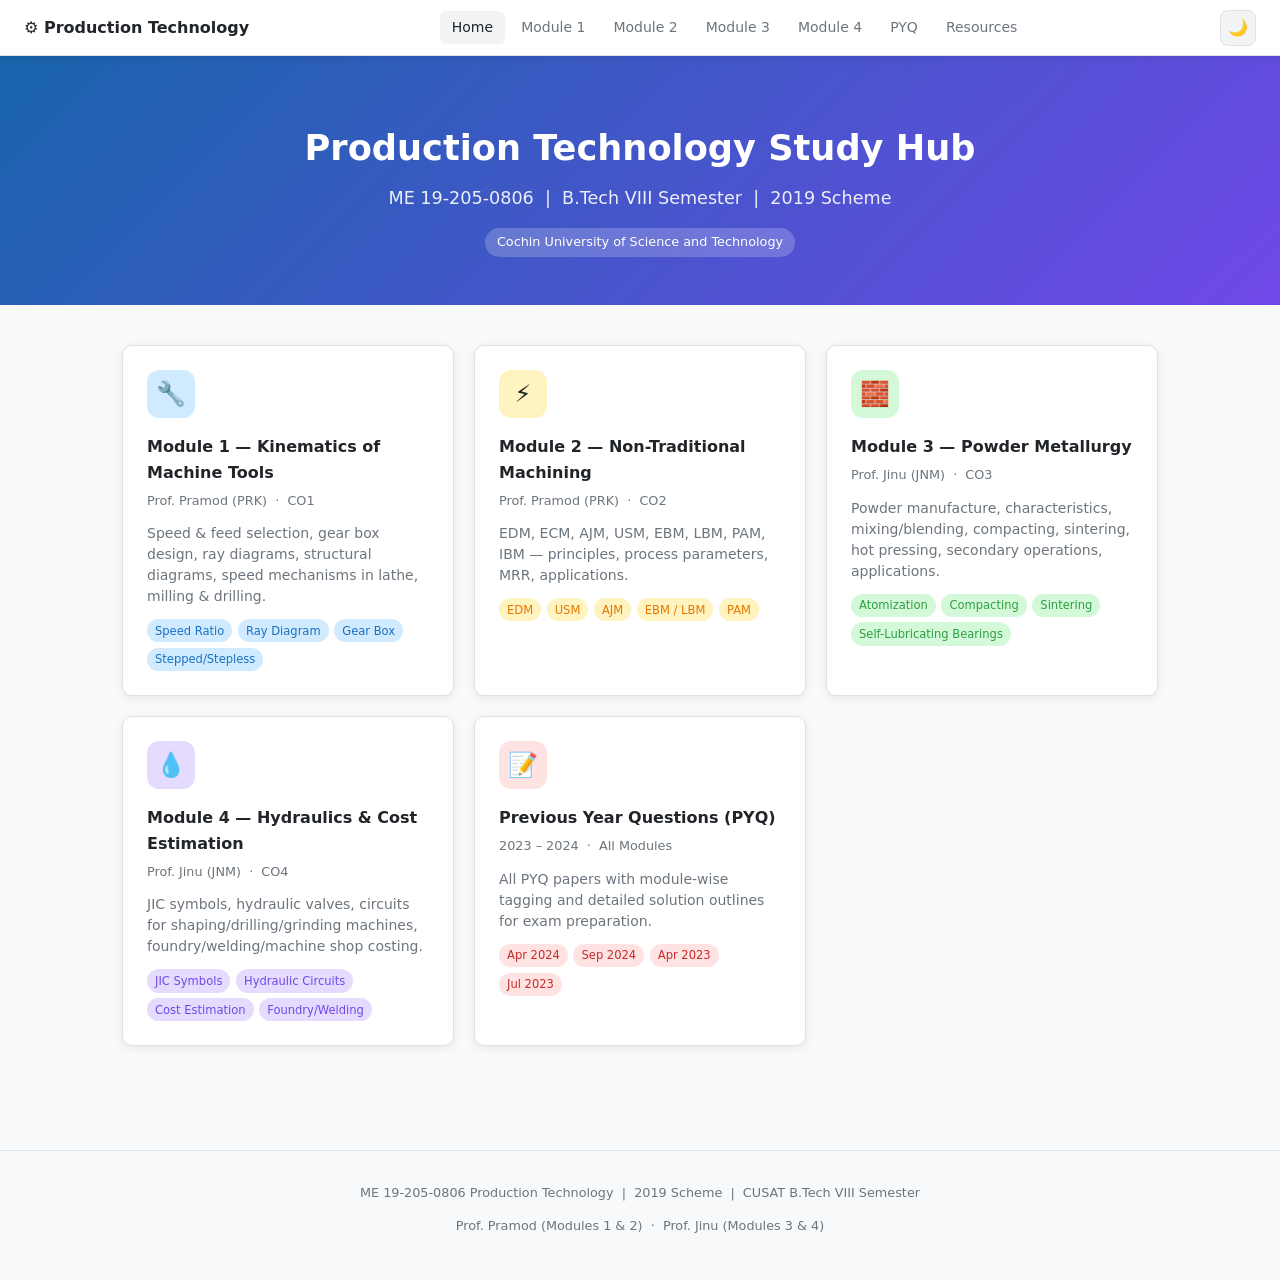
<file: index.html>
<!DOCTYPE html>
<html lang="en">
<head>
<meta charset="UTF-8">
<meta name="viewport" content="width=device-width, initial-scale=1.0">
<title>Production Technology — Study Hub</title>
<link rel="stylesheet" href="style.css">
</head>
<body>
<nav class="topnav">
  <div class="topnav-brand">⚙️ Production Technology</div>
  <div class="topnav-links">
    <a href="index.html" class="active">Home</a>
    <a href="module1.html">Module 1</a>
    <a href="module2.html">Module 2</a>
    <a href="module3.html">Module 3</a>
    <a href="module4.html">Module 4</a>
    <a href="pyq.html">PYQ</a>
    <a href="resources.html">Resources</a>
  </div>
  <button class="theme-btn" id="theme-btn">🌙</button>
</nav>

<div class="hero">
  <h1>Production Technology Study Hub</h1>
  <p>ME 19-205-0806 &nbsp;|&nbsp; B.Tech VIII Semester &nbsp;|&nbsp; 2019 Scheme</p>
  <span class="badge">Cochin University of Science and Technology</span>
</div>

<div class="cards-grid">
  <a href="module1.html" class="card m1">
    <div class="card-icon">🔧</div>
    <h3>Module 1 — Kinematics of Machine Tools</h3>
    <div class="card-meta">Prof. Pramod (PRK) &nbsp;·&nbsp; CO1</div>
    <p>Speed & feed selection, gear box design, ray diagrams, structural diagrams, speed mechanisms in lathe, milling & drilling.</p>
    <div class="card-topics">
      <span class="topic-tag">Speed Ratio</span>
      <span class="topic-tag">Ray Diagram</span>
      <span class="topic-tag">Gear Box</span>
      <span class="topic-tag">Stepped/Stepless</span>
    </div>
  </a>

  <a href="module2.html" class="card m2">
    <div class="card-icon">⚡</div>
    <h3>Module 2 — Non-Traditional Machining</h3>
    <div class="card-meta">Prof. Pramod (PRK) &nbsp;·&nbsp; CO2</div>
    <p>EDM, ECM, AJM, USM, EBM, LBM, PAM, IBM — principles, process parameters, MRR, applications.</p>
    <div class="card-topics">
      <span class="topic-tag">EDM</span>
      <span class="topic-tag">USM</span>
      <span class="topic-tag">AJM</span>
      <span class="topic-tag">EBM / LBM</span>
      <span class="topic-tag">PAM</span>
    </div>
  </a>

  <a href="module3.html" class="card m3">
    <div class="card-icon">🧱</div>
    <h3>Module 3 — Powder Metallurgy</h3>
    <div class="card-meta">Prof. Jinu (JNM) &nbsp;·&nbsp; CO3</div>
    <p>Powder manufacture, characteristics, mixing/blending, compacting, sintering, hot pressing, secondary operations, applications.</p>
    <div class="card-topics">
      <span class="topic-tag">Atomization</span>
      <span class="topic-tag">Compacting</span>
      <span class="topic-tag">Sintering</span>
      <span class="topic-tag">Self-Lubricating Bearings</span>
    </div>
  </a>

  <a href="module4.html" class="card m4">
    <div class="card-icon">💧</div>
    <h3>Module 4 — Hydraulics & Cost Estimation</h3>
    <div class="card-meta">Prof. Jinu (JNM) &nbsp;·&nbsp; CO4</div>
    <p>JIC symbols, hydraulic valves, circuits for shaping/drilling/grinding machines, foundry/welding/machine shop costing.</p>
    <div class="card-topics">
      <span class="topic-tag">JIC Symbols</span>
      <span class="topic-tag">Hydraulic Circuits</span>
      <span class="topic-tag">Cost Estimation</span>
      <span class="topic-tag">Foundry/Welding</span>
    </div>
  </a>

  <a href="pyq.html" class="card pyq">
    <div class="card-icon">📝</div>
    <h3>Previous Year Questions (PYQ)</h3>
    <div class="card-meta">2023 – 2024 &nbsp;·&nbsp; All Modules</div>
    <p>All PYQ papers with module-wise tagging and detailed solution outlines for exam preparation.</p>
    <div class="card-topics">
      <span class="topic-tag">Apr 2024</span>
      <span class="topic-tag">Sep 2024</span>
      <span class="topic-tag">Apr 2023</span>
      <span class="topic-tag">Jul 2023</span>
    </div>
  </a>
</div>

<footer>
  <p>ME 19-205-0806 Production Technology &nbsp;|&nbsp; 2019 Scheme &nbsp;|&nbsp; CUSAT B.Tech VIII Semester</p>
  <p style="margin-top:0.35rem;">Prof. Pramod (Modules 1 &amp; 2) &nbsp;·&nbsp; Prof. Jinu (Modules 3 &amp; 4)</p>
</footer>
<script src="script.js"></script>
</body>
</html>
</file>
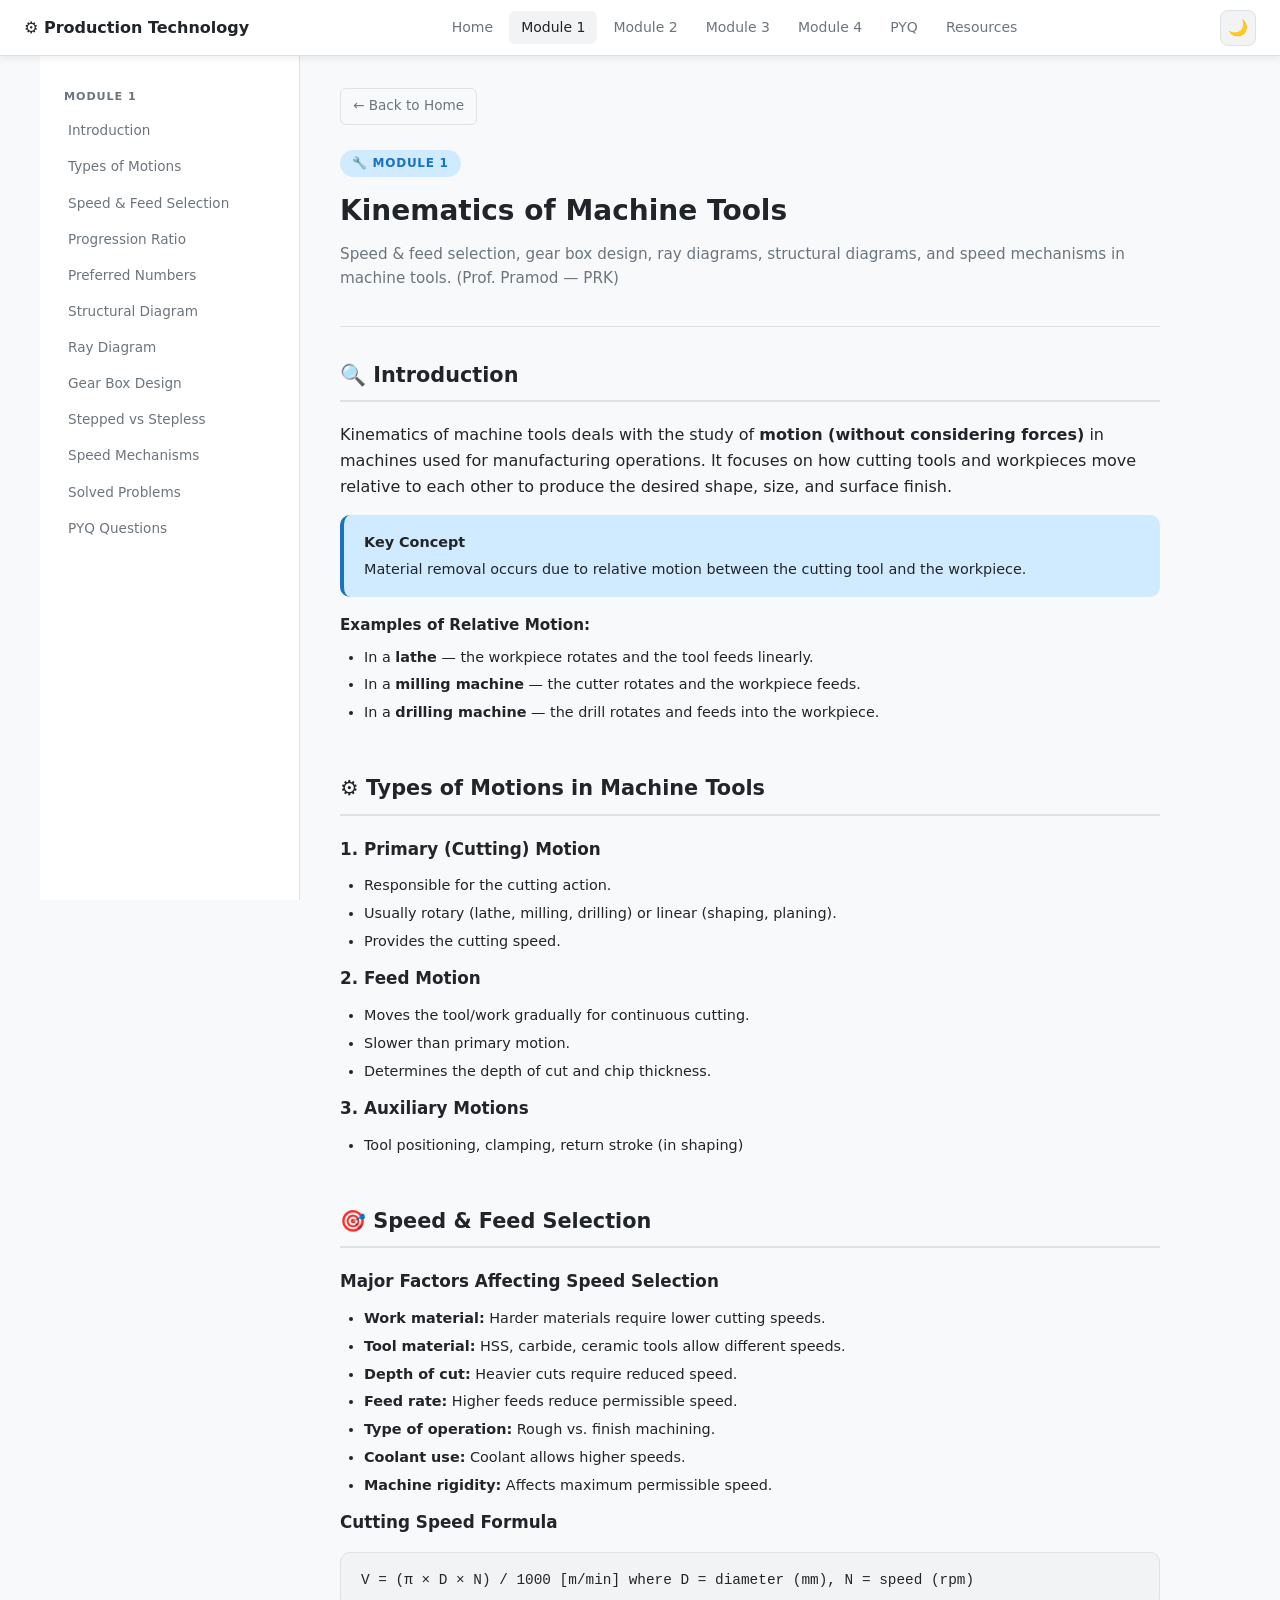
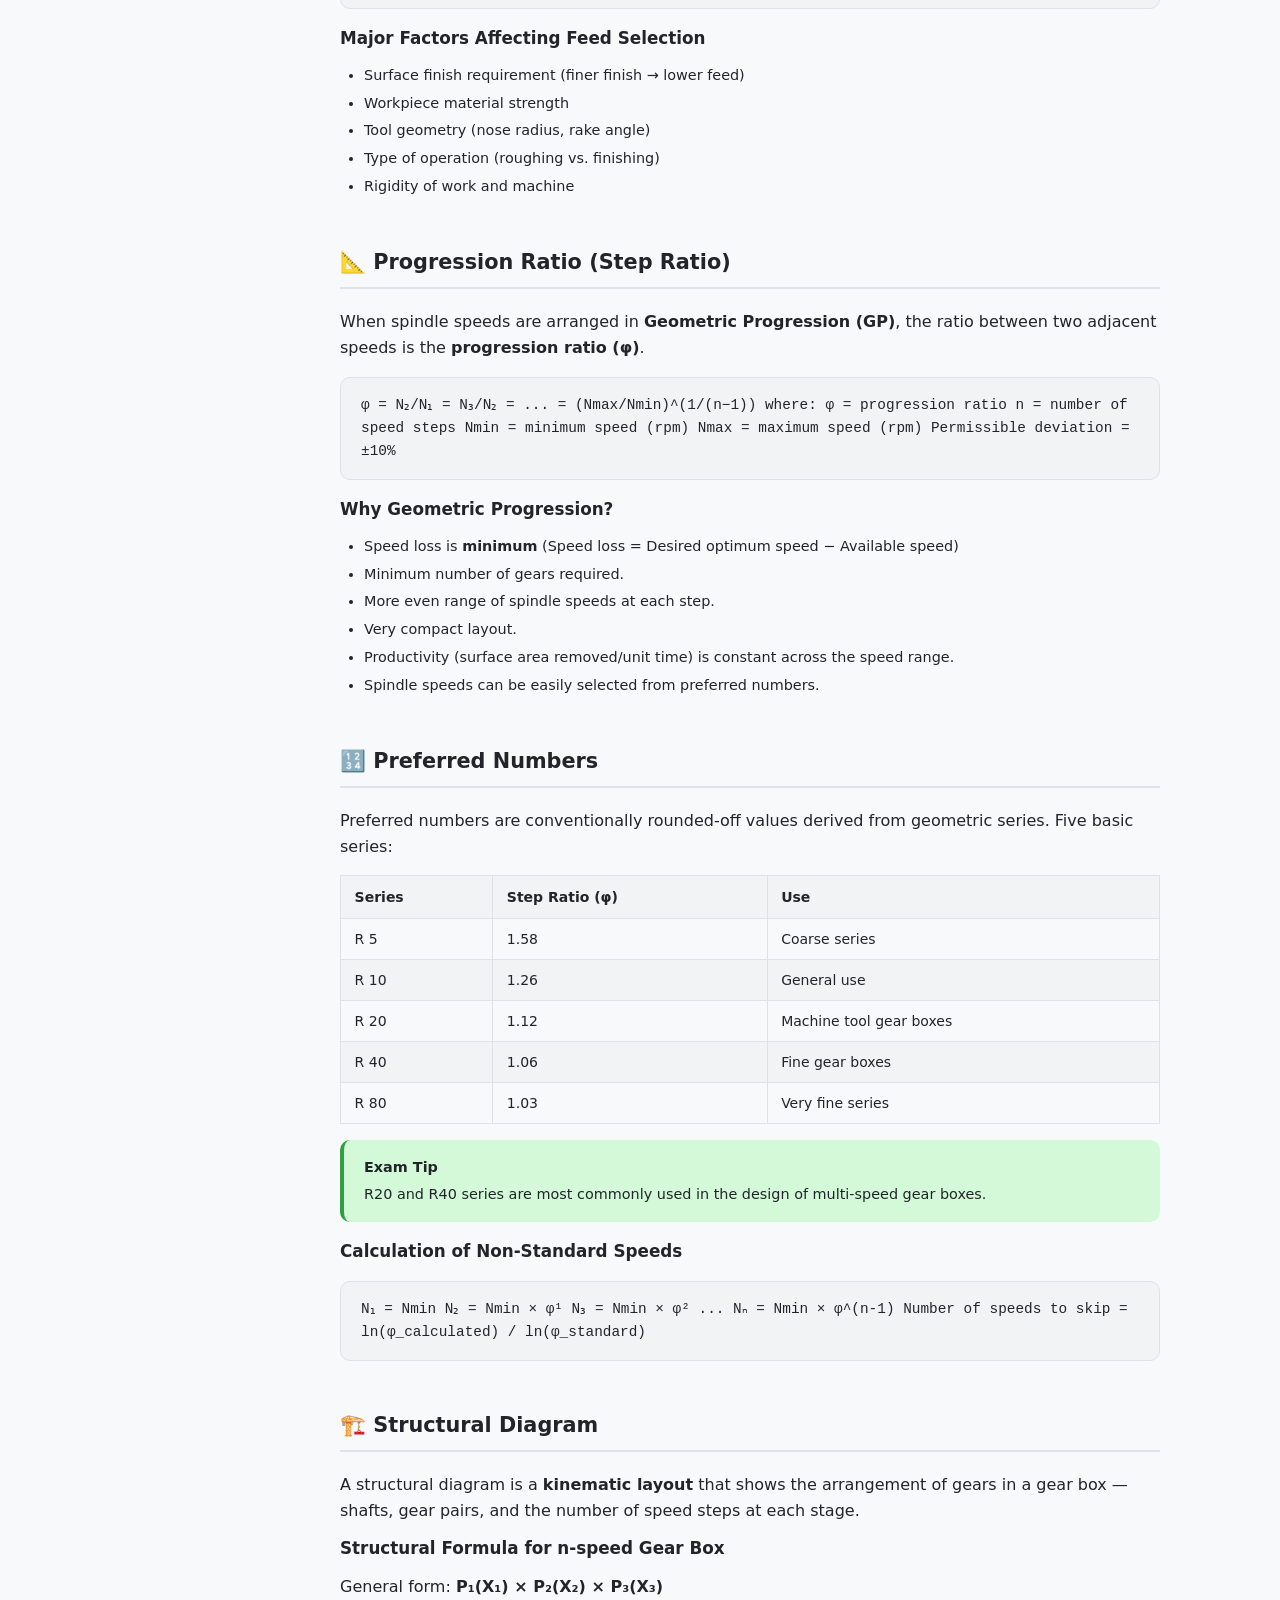
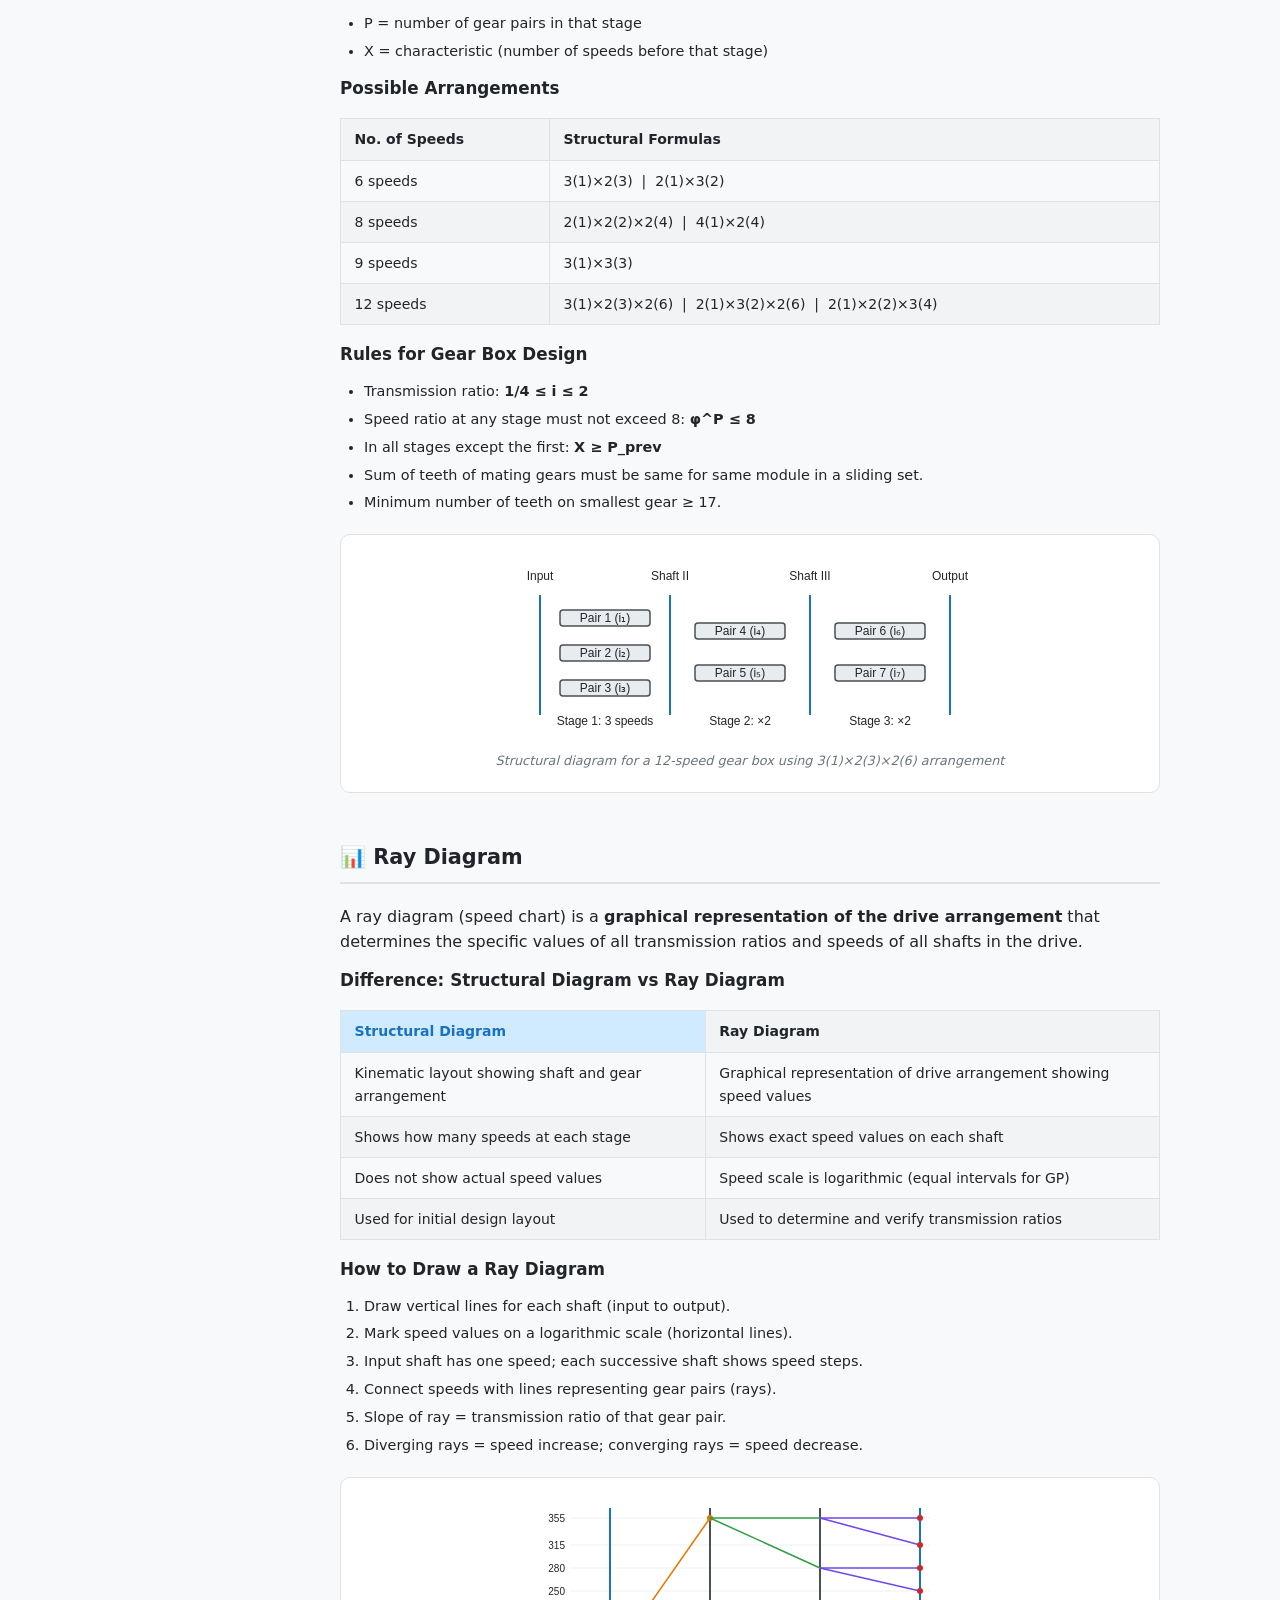
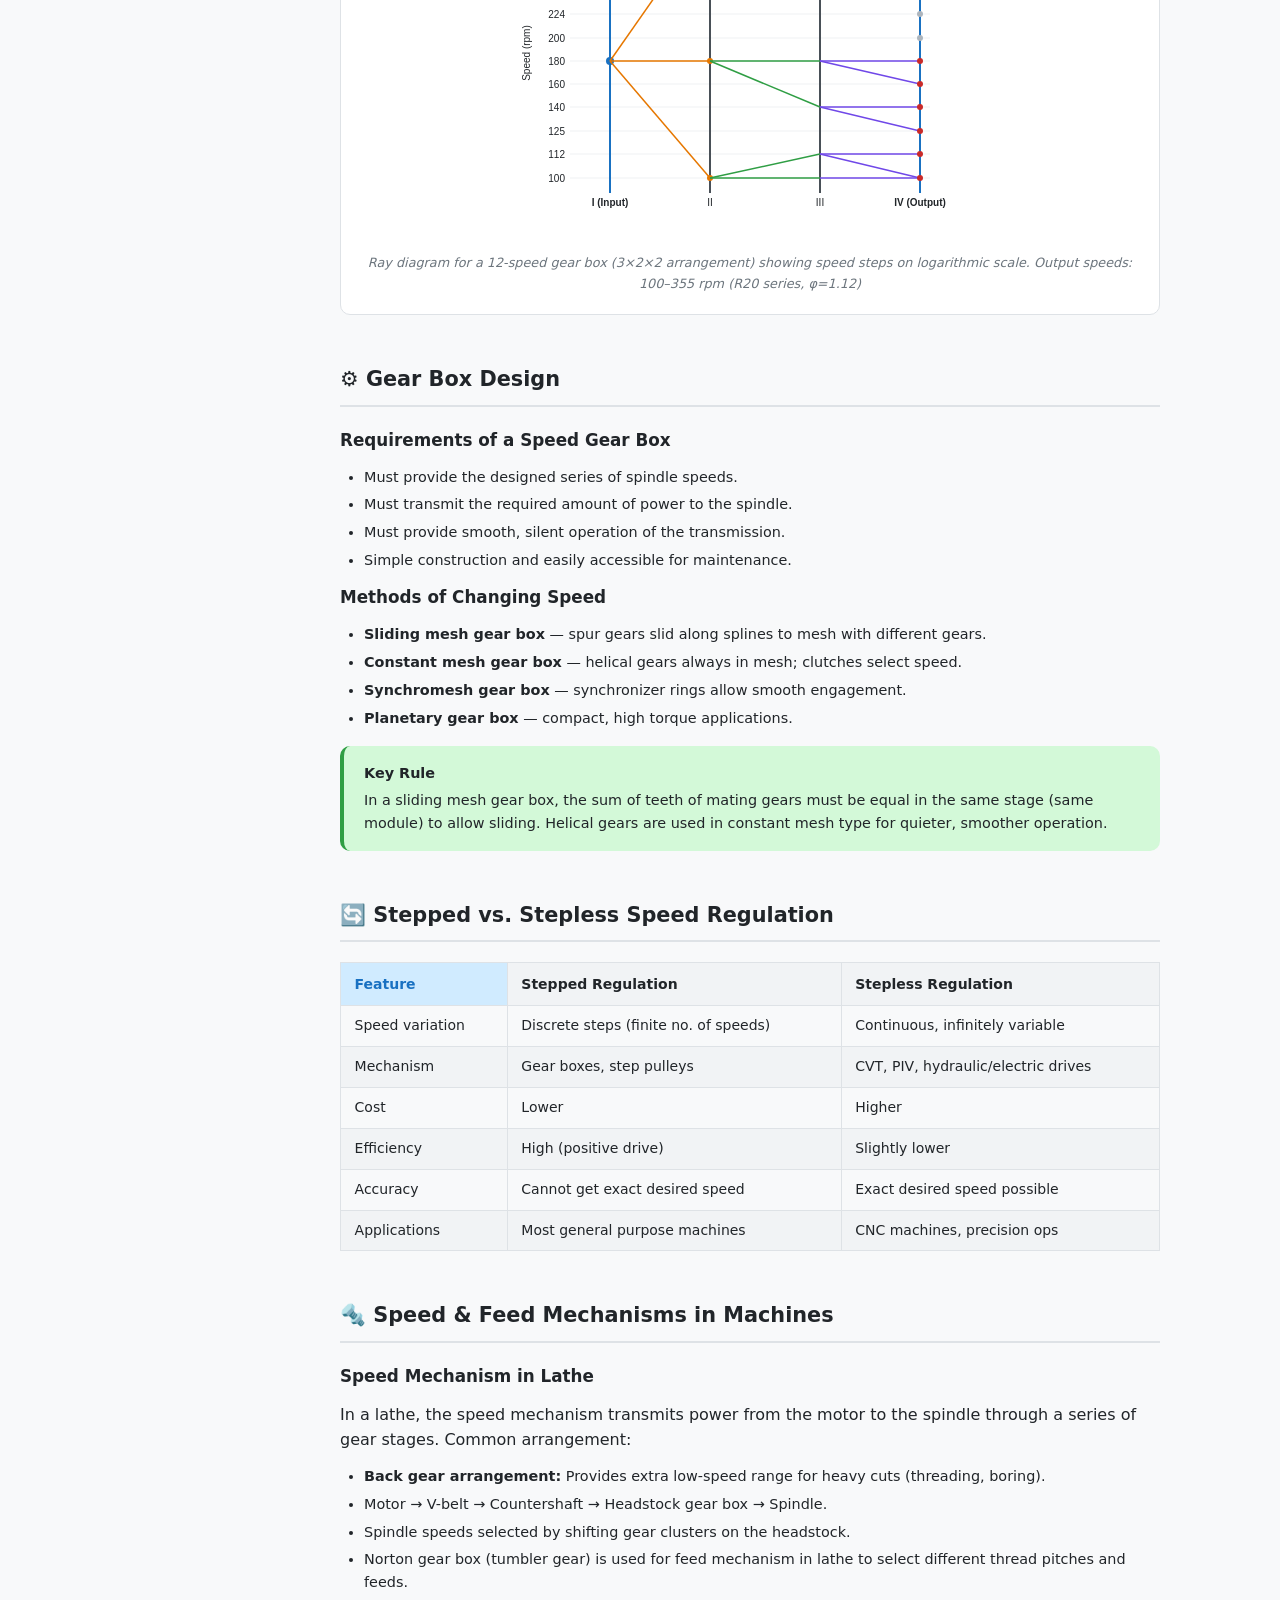
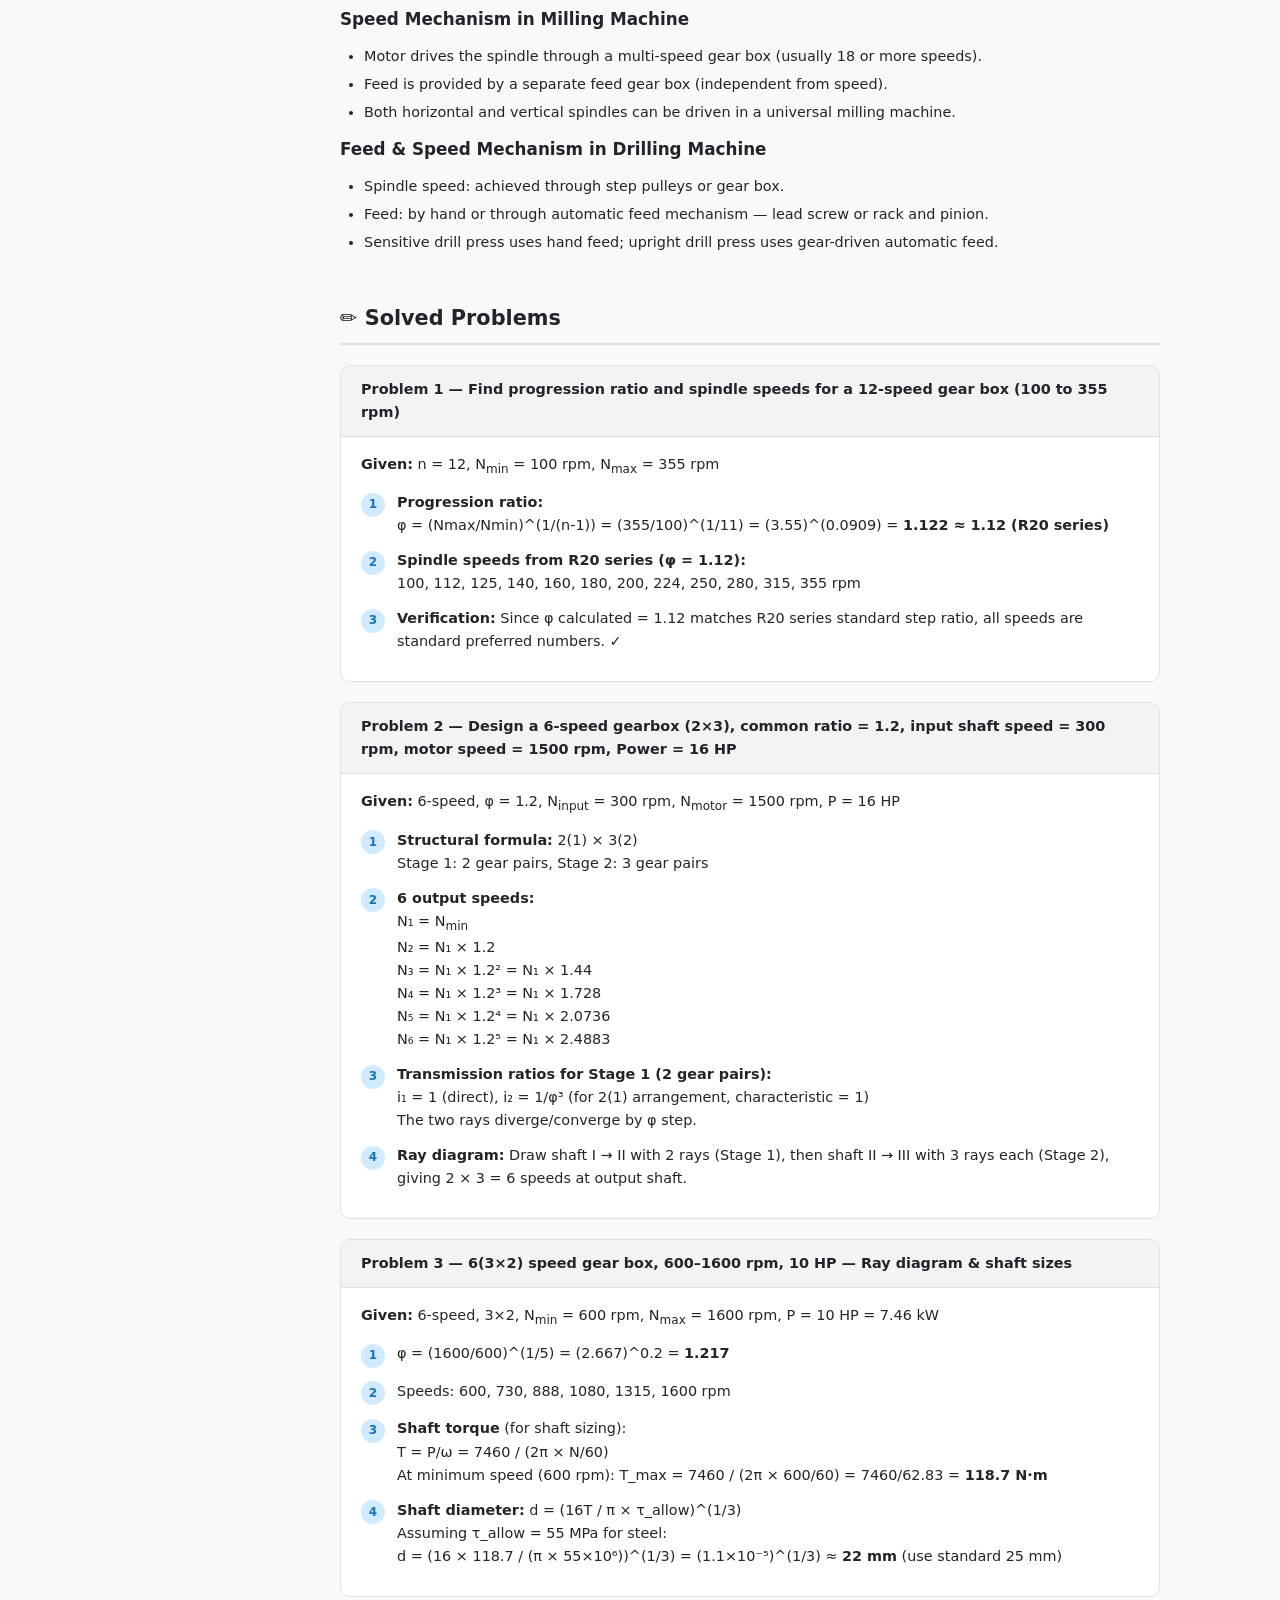
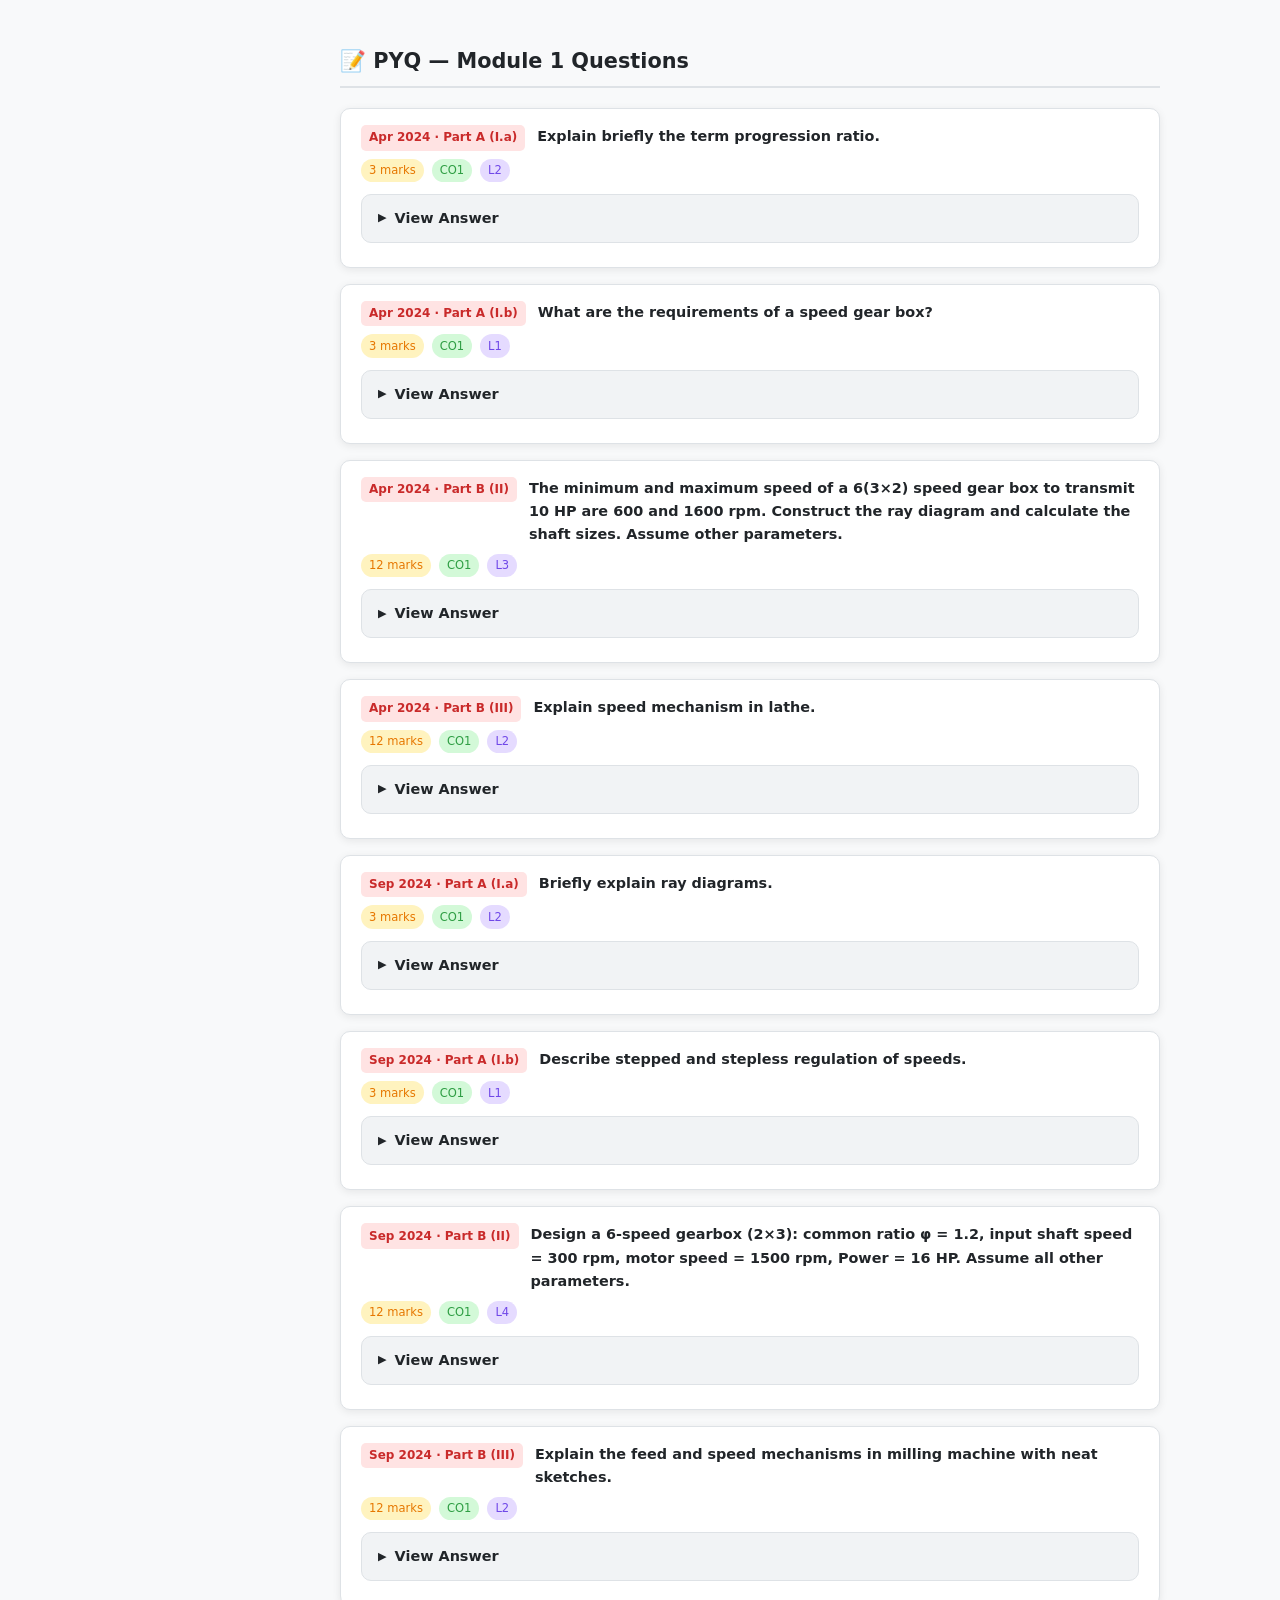
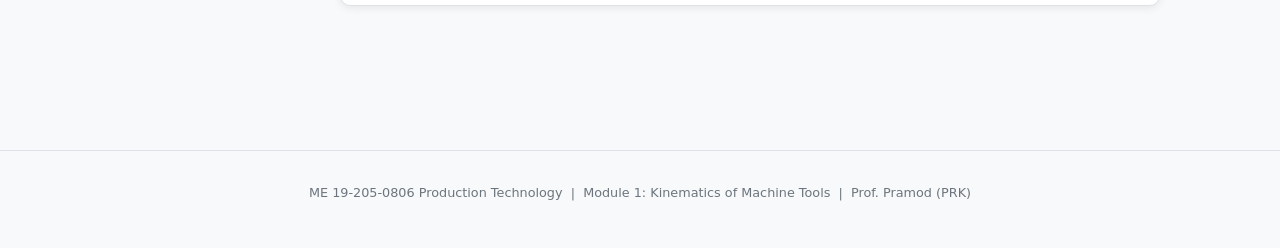
<file: module1.html>
<!DOCTYPE html>
<html lang="en">
<head>
<meta charset="UTF-8">
<meta name="viewport" content="width=device-width, initial-scale=1.0">
<title>Module 1 — Kinematics of Machine Tools</title>
<link rel="stylesheet" href="style.css">
</head>
<body>
<nav class="topnav">
  <div class="topnav-brand">⚙️ Production Technology</div>
  <div class="topnav-links">
    <a href="index.html">Home</a>
    <a href="module1.html" class="active">Module 1</a>
    <a href="module2.html">Module 2</a>
    <a href="module3.html">Module 3</a>
    <a href="module4.html">Module 4</a>
    <a href="pyq.html">PYQ</a>
    <a href="resources.html">Resources</a>
  </div>
  <button class="theme-btn" id="theme-btn">🌙</button>
</nav>

<div class="module-layout">
<nav class="sidebar">
  <div class="sidebar-section">
    <div class="sidebar-title">Module 1</div>
    <a href="#intro">Introduction</a>
    <a href="#motions">Types of Motions</a>
    <a href="#speed-feed">Speed & Feed Selection</a>
    <a href="#progression">Progression Ratio</a>
    <a href="#preferred-numbers">Preferred Numbers</a>
    <a href="#structural-diagram">Structural Diagram</a>
    <a href="#ray-diagram">Ray Diagram</a>
    <a href="#gearbox-design">Gear Box Design</a>
    <a href="#stepped-stepless">Stepped vs Stepless</a>
    <a href="#mechanisms">Speed Mechanisms</a>
    <a href="#solved">Solved Problems</a>
    <a href="#pyq">PYQ Questions</a>
  </div>
</nav>

<main class="content">
  <a href="index.html" class="back-btn">← Back to Home</a>

  <div class="page-header">
    <div class="module-badge mod1-badge">🔧 Module 1</div>
    <h1>Kinematics of Machine Tools</h1>
    <p>Speed & feed selection, gear box design, ray diagrams, structural diagrams, and speed mechanisms in machine tools. (Prof. Pramod — PRK)</p>
  </div>

  <!-- ── INTRO ── -->
  <section class="section" id="intro">
    <h2 class="section-title">🔍 Introduction</h2>
    <div class="subsection">
      <p>Kinematics of machine tools deals with the study of <strong>motion (without considering forces)</strong> in machines used for manufacturing operations. It focuses on how cutting tools and workpieces move relative to each other to produce the desired shape, size, and surface finish.</p>
      <div class="callout callout-info">
        <strong>Key Concept</strong>
        Material removal occurs due to relative motion between the cutting tool and the workpiece.
      </div>
      <h4>Examples of Relative Motion:</h4>
      <ul>
        <li>In a <strong>lathe</strong> — the workpiece rotates and the tool feeds linearly.</li>
        <li>In a <strong>milling machine</strong> — the cutter rotates and the workpiece feeds.</li>
        <li>In a <strong>drilling machine</strong> — the drill rotates and feeds into the workpiece.</li>
      </ul>
    </div>
  </section>

  <!-- ── TYPES OF MOTIONS ── -->
  <section class="section" id="motions">
    <h2 class="section-title">⚙️ Types of Motions in Machine Tools</h2>
    <div class="subsection">
      <h3>1. Primary (Cutting) Motion</h3>
      <ul>
        <li>Responsible for the cutting action.</li>
        <li>Usually rotary (lathe, milling, drilling) or linear (shaping, planing).</li>
        <li>Provides the cutting speed.</li>
      </ul>
      <h3>2. Feed Motion</h3>
      <ul>
        <li>Moves the tool/work gradually for continuous cutting.</li>
        <li>Slower than primary motion.</li>
        <li>Determines the depth of cut and chip thickness.</li>
      </ul>
      <h3>3. Auxiliary Motions</h3>
      <ul>
        <li>Tool positioning, clamping, return stroke (in shaping)</li>
      </ul>
    </div>
  </section>

  <!-- ── SPEED & FEED SELECTION ── -->
  <section class="section" id="speed-feed">
    <h2 class="section-title">🎯 Speed & Feed Selection</h2>
    <div class="subsection">
      <h3>Major Factors Affecting Speed Selection</h3>
      <ul>
        <li><strong>Work material:</strong> Harder materials require lower cutting speeds.</li>
        <li><strong>Tool material:</strong> HSS, carbide, ceramic tools allow different speeds.</li>
        <li><strong>Depth of cut:</strong> Heavier cuts require reduced speed.</li>
        <li><strong>Feed rate:</strong> Higher feeds reduce permissible speed.</li>
        <li><strong>Type of operation:</strong> Rough vs. finish machining.</li>
        <li><strong>Coolant use:</strong> Coolant allows higher speeds.</li>
        <li><strong>Machine rigidity:</strong> Affects maximum permissible speed.</li>
      </ul>
      <h3>Cutting Speed Formula</h3>
      <div class="formula-box">
        V = (π × D × N) / 1000  [m/min]
        where D = diameter (mm), N = speed (rpm)
      </div>
      <h3>Major Factors Affecting Feed Selection</h3>
      <ul>
        <li>Surface finish requirement (finer finish → lower feed)</li>
        <li>Workpiece material strength</li>
        <li>Tool geometry (nose radius, rake angle)</li>
        <li>Type of operation (roughing vs. finishing)</li>
        <li>Rigidity of work and machine</li>
      </ul>
    </div>
  </section>

  <!-- ── PROGRESSION RATIO ── -->
  <section class="section" id="progression">
    <h2 class="section-title">📐 Progression Ratio (Step Ratio)</h2>
    <div class="subsection">
      <p>When spindle speeds are arranged in <strong>Geometric Progression (GP)</strong>, the ratio between two adjacent speeds is the <strong>progression ratio (φ)</strong>.</p>
      <div class="formula-box">
        φ = N₂/N₁ = N₃/N₂ = ... = (Nmax/Nmin)^(1/(n−1))

        where:
          φ = progression ratio
          n = number of speed steps
          Nmin = minimum speed (rpm)
          Nmax = maximum speed (rpm)

        Permissible deviation = ±10%
      </div>
      <h3>Why Geometric Progression?</h3>
      <ul>
        <li>Speed loss is <strong>minimum</strong> (Speed loss = Desired optimum speed − Available speed)</li>
        <li>Minimum number of gears required.</li>
        <li>More even range of spindle speeds at each step.</li>
        <li>Very compact layout.</li>
        <li>Productivity (surface area removed/unit time) is constant across the speed range.</li>
        <li>Spindle speeds can be easily selected from preferred numbers.</li>
      </ul>
    </div>
  </section>

  <!-- ── PREFERRED NUMBERS ── -->
  <section class="section" id="preferred-numbers">
    <h2 class="section-title">🔢 Preferred Numbers</h2>
    <div class="subsection">
      <p>Preferred numbers are conventionally rounded-off values derived from geometric series. Five basic series:</p>
      <div class="table-wrap">
        <table>
          <thead><tr><th>Series</th><th>Step Ratio (φ)</th><th>Use</th></tr></thead>
          <tbody>
            <tr><td>R 5</td><td>1.58</td><td>Coarse series</td></tr>
            <tr><td>R 10</td><td>1.26</td><td>General use</td></tr>
            <tr><td>R 20</td><td>1.12</td><td>Machine tool gear boxes</td></tr>
            <tr><td>R 40</td><td>1.06</td><td>Fine gear boxes</td></tr>
            <tr><td>R 80</td><td>1.03</td><td>Very fine series</td></tr>
          </tbody>
        </table>
      </div>
      <div class="callout callout-tip">
        <strong>Exam Tip</strong>
        R20 and R40 series are most commonly used in the design of multi-speed gear boxes.
      </div>
      <h3>Calculation of Non-Standard Speeds</h3>
      <div class="formula-box">
        N₁ = Nmin
        N₂ = Nmin × φ¹
        N₃ = Nmin × φ²
        ...
        Nₙ = Nmin × φ^(n-1)

        Number of speeds to skip = ln(φ_calculated) / ln(φ_standard)
      </div>
    </div>
  </section>

  <!-- ── STRUCTURAL DIAGRAM ── -->
  <section class="section" id="structural-diagram">
    <h2 class="section-title">🏗️ Structural Diagram</h2>
    <div class="subsection">
      <p>A structural diagram is a <strong>kinematic layout</strong> that shows the arrangement of gears in a gear box — shafts, gear pairs, and the number of speed steps at each stage.</p>
      <h3>Structural Formula for n-speed Gear Box</h3>
      <p>General form: <strong>P₁(X₁) × P₂(X₂) × P₃(X₃)</strong></p>
      <ul>
        <li>P = number of gear pairs in that stage</li>
        <li>X = characteristic (number of speeds before that stage)</li>
      </ul>
      <h3>Possible Arrangements</h3>
      <div class="table-wrap">
        <table>
          <thead><tr><th>No. of Speeds</th><th>Structural Formulas</th></tr></thead>
          <tbody>
            <tr><td>6 speeds</td><td>3(1)×2(3) &nbsp;|&nbsp; 2(1)×3(2)</td></tr>
            <tr><td>8 speeds</td><td>2(1)×2(2)×2(4) &nbsp;|&nbsp; 4(1)×2(4)</td></tr>
            <tr><td>9 speeds</td><td>3(1)×3(3)</td></tr>
            <tr><td>12 speeds</td><td>3(1)×2(3)×2(6) &nbsp;|&nbsp; 2(1)×3(2)×2(6) &nbsp;|&nbsp; 2(1)×2(2)×3(4)</td></tr>
          </tbody>
        </table>
      </div>
      <h3>Rules for Gear Box Design</h3>
      <ul>
        <li>Transmission ratio: <strong>1/4 ≤ i ≤ 2</strong></li>
        <li>Speed ratio at any stage must not exceed 8: <strong>φ^P ≤ 8</strong></li>
        <li>In all stages except the first: <strong>X ≥ P_prev</strong></li>
        <li>Sum of teeth of mating gears must be same for same module in a sliding set.</li>
        <li>Minimum number of teeth on smallest gear ≥ 17.</li>
      </ul>
      <div class="diagram-wrap">
        <svg width="520" height="180" viewBox="0 0 520 180" xmlns="http://www.w3.org/2000/svg">
          <!-- Structural diagram for 12-speed (3x2x2) -->
          <style>
            .sd { font-family: sans-serif; font-size: 12px; }
            .shaft { stroke: #1971c2; stroke-width: 2; }
            .gear { stroke: #495057; stroke-width: 1.5; fill: #e9ecef; }
            [data-theme="dark"] .gear { fill: #373a40; }
          </style>
          <!-- Shaft lines -->
          <line x1="50" y1="40" x2="50" y2="160" class="shaft"/>
          <line x1="180" y1="40" x2="180" y2="160" class="shaft"/>
          <line x1="320" y1="40" x2="320" y2="160" class="shaft"/>
          <line x1="460" y1="40" x2="460" y2="160" class="shaft"/>
          <!-- Shaft labels -->
          <text x="50" y="25" text-anchor="middle" class="sd" fill="#1971c2">Input</text>
          <text x="180" y="25" text-anchor="middle" class="sd">Shaft II</text>
          <text x="320" y="25" text-anchor="middle" class="sd">Shaft III</text>
          <text x="460" y="25" text-anchor="middle" class="sd" fill="#1971c2">Output</text>
          <!-- Stage 1: 3 pairs (shaft I to II) -->
          <rect x="70" y="55" width="90" height="16" rx="3" class="gear"/>
          <text x="115" y="67" text-anchor="middle" class="sd" fill="#495057">Pair 1 (i₁)</text>
          <rect x="70" y="90" width="90" height="16" rx="3" class="gear"/>
          <text x="115" y="102" text-anchor="middle" class="sd" fill="#495057">Pair 2 (i₂)</text>
          <rect x="70" y="125" width="90" height="16" rx="3" class="gear"/>
          <text x="115" y="137" text-anchor="middle" class="sd" fill="#495057">Pair 3 (i₃)</text>
          <text x="115" y="170" text-anchor="middle" class="sd" fill="#2f9e44">Stage 1: 3 speeds</text>
          <!-- Stage 2: 2 pairs (shaft II to III) -->
          <rect x="205" y="68" width="90" height="16" rx="3" class="gear"/>
          <text x="250" y="80" text-anchor="middle" class="sd" fill="#495057">Pair 4 (i₄)</text>
          <rect x="205" y="110" width="90" height="16" rx="3" class="gear"/>
          <text x="250" y="122" text-anchor="middle" class="sd" fill="#495057">Pair 5 (i₅)</text>
          <text x="250" y="170" text-anchor="middle" class="sd" fill="#2f9e44">Stage 2: ×2</text>
          <!-- Stage 3: 2 pairs (shaft III to IV) -->
          <rect x="345" y="68" width="90" height="16" rx="3" class="gear"/>
          <text x="390" y="80" text-anchor="middle" class="sd" fill="#495057">Pair 6 (i₆)</text>
          <rect x="345" y="110" width="90" height="16" rx="3" class="gear"/>
          <text x="390" y="122" text-anchor="middle" class="sd" fill="#495057">Pair 7 (i₇)</text>
          <text x="390" y="170" text-anchor="middle" class="sd" fill="#2f9e44">Stage 3: ×2</text>
        </svg>
        <figcaption>Structural diagram for a 12-speed gear box using 3(1)×2(3)×2(6) arrangement</figcaption>
      </div>
    </div>
  </section>

  <!-- ── RAY DIAGRAM ── -->
  <section class="section" id="ray-diagram">
    <h2 class="section-title">📊 Ray Diagram</h2>
    <div class="subsection">
      <p>A ray diagram (speed chart) is a <strong>graphical representation of the drive arrangement</strong> that determines the specific values of all transmission ratios and speeds of all shafts in the drive.</p>
      <h3>Difference: Structural Diagram vs Ray Diagram</h3>
      <div class="table-wrap">
        <table class="compare-table">
          <thead><tr><th>Structural Diagram</th><th>Ray Diagram</th></tr></thead>
          <tbody>
            <tr><td>Kinematic layout showing shaft and gear arrangement</td><td>Graphical representation of drive arrangement showing speed values</td></tr>
            <tr><td>Shows how many speeds at each stage</td><td>Shows exact speed values on each shaft</td></tr>
            <tr><td>Does not show actual speed values</td><td>Speed scale is logarithmic (equal intervals for GP)</td></tr>
            <tr><td>Used for initial design layout</td><td>Used to determine and verify transmission ratios</td></tr>
          </tbody>
        </table>
      </div>
      <h3>How to Draw a Ray Diagram</h3>
      <ol>
        <li>Draw vertical lines for each shaft (input to output).</li>
        <li>Mark speed values on a logarithmic scale (horizontal lines).</li>
        <li>Input shaft has one speed; each successive shaft shows speed steps.</li>
        <li>Connect speeds with lines representing gear pairs (rays).</li>
        <li>Slope of ray = transmission ratio of that gear pair.</li>
        <li>Diverging rays = speed increase; converging rays = speed decrease.</li>
      </ol>
      <div class="diagram-wrap">
        <!-- Ray Diagram for 12-speed gear box: 3x2x2 arrangement -->
        <svg width="500" height="340" viewBox="0 0 500 340" xmlns="http://www.w3.org/2000/svg">
          <style>.rd { font-family: sans-serif; font-size: 10px; }</style>
          <!-- Speed grid lines (log scale: 12 speeds) -->
          <!-- Y positions for speeds: 100,112,125,140,160,180,200,224,250,280,315,355 rpm -->
          <!-- Map them: y=300 (100rpm) to y=20 (355rpm), 12 lines -->
          <line x1="70" y1="20" x2="430" y2="20" stroke="#dee2e6" stroke-width="0.5"/>
          <line x1="70" y1="47" x2="430" y2="47" stroke="#dee2e6" stroke-width="0.5"/>
          <line x1="70" y1="70" x2="430" y2="70" stroke="#dee2e6" stroke-width="0.5"/>
          <line x1="70" y1="93" x2="430" y2="93" stroke="#dee2e6" stroke-width="0.5"/>
          <line x1="70" y1="116" x2="430" y2="116" stroke="#dee2e6" stroke-width="0.5"/>
          <line x1="70" y1="140" x2="430" y2="140" stroke="#dee2e6" stroke-width="0.5"/>
          <line x1="70" y1="163" x2="430" y2="163" stroke="#dee2e6" stroke-width="0.5"/>
          <line x1="70" y1="186" x2="430" y2="186" stroke="#dee2e6" stroke-width="0.5"/>
          <line x1="70" y1="209" x2="430" y2="209" stroke="#dee2e6" stroke-width="0.5"/>
          <line x1="70" y1="233" x2="430" y2="233" stroke="#dee2e6" stroke-width="0.5"/>
          <line x1="70" y1="256" x2="430" y2="256" stroke="#dee2e6" stroke-width="0.5"/>
          <line x1="70" y1="280" x2="430" y2="280" stroke="#dee2e6" stroke-width="0.5"/>
          <!-- Speed labels -->
          <text x="65" y="24" text-anchor="end" class="rd" fill="#6c757d">355</text>
          <text x="65" y="51" text-anchor="end" class="rd" fill="#6c757d">315</text>
          <text x="65" y="74" text-anchor="end" class="rd" fill="#6c757d">280</text>
          <text x="65" y="97" text-anchor="end" class="rd" fill="#6c757d">250</text>
          <text x="65" y="120" text-anchor="end" class="rd" fill="#6c757d">224</text>
          <text x="65" y="144" text-anchor="end" class="rd" fill="#6c757d">200</text>
          <text x="65" y="167" text-anchor="end" class="rd" fill="#6c757d">180</text>
          <text x="65" y="190" text-anchor="end" class="rd" fill="#6c757d">160</text>
          <text x="65" y="213" text-anchor="end" class="rd" fill="#6c757d">140</text>
          <text x="65" y="237" text-anchor="end" class="rd" fill="#6c757d">125</text>
          <text x="65" y="260" text-anchor="end" class="rd" fill="#6c757d">112</text>
          <text x="65" y="284" text-anchor="end" class="rd" fill="#6c757d">100</text>
          <!-- Shaft vertical lines -->
          <line x1="110" y1="10" x2="110" y2="295" stroke="#1971c2" stroke-width="2"/>
          <line x1="210" y1="10" x2="210" y2="295" stroke="#495057" stroke-width="2"/>
          <line x1="320" y1="10" x2="320" y2="295" stroke="#495057" stroke-width="2"/>
          <line x1="420" y1="10" x2="420" y2="295" stroke="#1971c2" stroke-width="2"/>
          <!-- Shaft labels -->
          <text x="110" y="308" text-anchor="middle" class="rd" fill="#1971c2" font-weight="bold">I (Input)</text>
          <text x="210" y="308" text-anchor="middle" class="rd">II</text>
          <text x="320" y="308" text-anchor="middle" class="rd">III</text>
          <text x="420" y="308" text-anchor="middle" class="rd" fill="#1971c2" font-weight="bold">IV (Output)</text>
          <!-- Input speed at shaft I = 1500 rpm approx: use y=163 as input -->
          <circle cx="110" cy="163" r="4" fill="#1971c2"/>
          <!-- Stage 1: 3 rays from shaft I to II  -->
          <!-- i1: goes to speed 355 (y=20) -->
          <line x1="110" y1="163" x2="210" y2="20" stroke="#e67700" stroke-width="1.5"/>
          <!-- i2: goes to speed 180 (y=163) same speed -->
          <line x1="110" y1="163" x2="210" y2="163" stroke="#e67700" stroke-width="1.5"/>
          <!-- i3: goes to speed 100 (y=280) -->
          <line x1="110" y1="163" x2="210" y2="280" stroke="#e67700" stroke-width="1.5"/>
          <circle cx="210" cy="20" r="3" fill="#e67700"/>
          <circle cx="210" cy="163" r="3" fill="#e67700"/>
          <circle cx="210" cy="280" r="3" fill="#e67700"/>
          <!-- Stage 2: 2 rays from each of 3 shaft II speeds to shaft III -->
          <line x1="210" y1="20" x2="320" y2="20" stroke="#2f9e44" stroke-width="1.5"/>
          <line x1="210" y1="20" x2="320" y2="70" stroke="#2f9e44" stroke-width="1.5"/>
          <line x1="210" y1="163" x2="320" y2="163" stroke="#2f9e44" stroke-width="1.5"/>
          <line x1="210" y1="163" x2="320" y2="209" stroke="#2f9e44" stroke-width="1.5"/>
          <line x1="210" y1="280" x2="320" y2="256" stroke="#2f9e44" stroke-width="1.5"/>
          <line x1="210" y1="280" x2="320" y2="280" stroke="#2f9e44" stroke-width="1.5"/>
          <!-- Stage 3: 2 rays from each of 6 shaft III speeds to shaft IV -->
          <line x1="320" y1="20" x2="420" y2="20" stroke="#7048e8" stroke-width="1.5"/>
          <line x1="320" y1="20" x2="420" y2="47" stroke="#7048e8" stroke-width="1.5"/>
          <line x1="320" y1="70" x2="420" y2="70" stroke="#7048e8" stroke-width="1.5"/>
          <line x1="320" y1="70" x2="420" y2="93" stroke="#7048e8" stroke-width="1.5"/>
          <line x1="320" y1="163" x2="420" y2="163" stroke="#7048e8" stroke-width="1.5"/>
          <line x1="320" y1="163" x2="420" y2="186" stroke="#7048e8" stroke-width="1.5"/>
          <line x1="320" y1="209" x2="420" y2="209" stroke="#7048e8" stroke-width="1.5"/>
          <line x1="320" y1="209" x2="420" y2="233" stroke="#7048e8" stroke-width="1.5"/>
          <line x1="320" y1="256" x2="420" y2="256" stroke="#7048e8" stroke-width="1.5"/>
          <line x1="320" y1="256" x2="420" y2="280" stroke="#7048e8" stroke-width="1.5"/>
          <line x1="320" y1="280" x2="420" y2="280" stroke="#7048e8" stroke-width="1.5"/>
          <!-- Output shaft dots -->
          <circle cx="420" cy="20" r="3" fill="#c92a2a"/>
          <circle cx="420" cy="47" r="3" fill="#c92a2a"/>
          <circle cx="420" cy="70" r="3" fill="#c92a2a"/>
          <circle cx="420" cy="93" r="3" fill="#c92a2a"/>
          <circle cx="420" cy="116" r="3" fill="#adb5bd"/>
          <circle cx="420" cy="140" r="3" fill="#adb5bd"/>
          <circle cx="420" cy="163" r="3" fill="#c92a2a"/>
          <circle cx="420" cy="186" r="3" fill="#c92a2a"/>
          <circle cx="420" cy="209" r="3" fill="#c92a2a"/>
          <circle cx="420" cy="233" r="3" fill="#c92a2a"/>
          <circle cx="420" cy="256" r="3" fill="#c92a2a"/>
          <circle cx="420" cy="280" r="3" fill="#c92a2a"/>
          <!-- Y-axis label -->
          <text x="30" y="155" text-anchor="middle" class="rd" fill="#6c757d" transform="rotate(-90,30,155)">Speed (rpm)</text>
        </svg>
        <figcaption>Ray diagram for a 12-speed gear box (3×2×2 arrangement) showing speed steps on logarithmic scale. Output speeds: 100–355 rpm (R20 series, φ=1.12)</figcaption>
      </div>
    </div>
  </section>

  <!-- ── GEAR BOX DESIGN ── -->
  <section class="section" id="gearbox-design">
    <h2 class="section-title">⚙️ Gear Box Design</h2>
    <div class="subsection">
      <h3>Requirements of a Speed Gear Box</h3>
      <ul>
        <li>Must provide the designed series of spindle speeds.</li>
        <li>Must transmit the required amount of power to the spindle.</li>
        <li>Must provide smooth, silent operation of the transmission.</li>
        <li>Simple construction and easily accessible for maintenance.</li>
      </ul>
      <h3>Methods of Changing Speed</h3>
      <ul>
        <li><strong>Sliding mesh gear box</strong> — spur gears slid along splines to mesh with different gears.</li>
        <li><strong>Constant mesh gear box</strong> — helical gears always in mesh; clutches select speed.</li>
        <li><strong>Synchromesh gear box</strong> — synchronizer rings allow smooth engagement.</li>
        <li><strong>Planetary gear box</strong> — compact, high torque applications.</li>
      </ul>
      <div class="callout callout-tip">
        <strong>Key Rule</strong>
        In a sliding mesh gear box, the sum of teeth of mating gears must be equal in the same stage (same module) to allow sliding. Helical gears are used in constant mesh type for quieter, smoother operation.
      </div>
    </div>
  </section>

  <!-- ── STEPPED vs STEPLESS ── -->
  <section class="section" id="stepped-stepless">
    <h2 class="section-title">🔄 Stepped vs. Stepless Speed Regulation</h2>
    <div class="subsection">
      <div class="table-wrap">
        <table class="compare-table">
          <thead><tr><th>Feature</th><th>Stepped Regulation</th><th>Stepless Regulation</th></tr></thead>
          <tbody>
            <tr><td>Speed variation</td><td>Discrete steps (finite no. of speeds)</td><td>Continuous, infinitely variable</td></tr>
            <tr><td>Mechanism</td><td>Gear boxes, step pulleys</td><td>CVT, PIV, hydraulic/electric drives</td></tr>
            <tr><td>Cost</td><td>Lower</td><td>Higher</td></tr>
            <tr><td>Efficiency</td><td>High (positive drive)</td><td>Slightly lower</td></tr>
            <tr><td>Accuracy</td><td>Cannot get exact desired speed</td><td>Exact desired speed possible</td></tr>
            <tr><td>Applications</td><td>Most general purpose machines</td><td>CNC machines, precision ops</td></tr>
          </tbody>
        </table>
      </div>
    </div>
  </section>

  <!-- ── SPEED MECHANISMS ── -->
  <section class="section" id="mechanisms">
    <h2 class="section-title">🔩 Speed & Feed Mechanisms in Machines</h2>
    <div class="subsection">
      <h3>Speed Mechanism in Lathe</h3>
      <p>In a lathe, the speed mechanism transmits power from the motor to the spindle through a series of gear stages. Common arrangement:</p>
      <ul>
        <li><strong>Back gear arrangement:</strong> Provides extra low-speed range for heavy cuts (threading, boring).</li>
        <li>Motor → V-belt → Countershaft → Headstock gear box → Spindle.</li>
        <li>Spindle speeds selected by shifting gear clusters on the headstock.</li>
        <li>Norton gear box (tumbler gear) is used for feed mechanism in lathe to select different thread pitches and feeds.</li>
      </ul>
      <h3>Speed Mechanism in Milling Machine</h3>
      <ul>
        <li>Motor drives the spindle through a multi-speed gear box (usually 18 or more speeds).</li>
        <li>Feed is provided by a separate feed gear box (independent from speed).</li>
        <li>Both horizontal and vertical spindles can be driven in a universal milling machine.</li>
      </ul>
      <h3>Feed & Speed Mechanism in Drilling Machine</h3>
      <ul>
        <li>Spindle speed: achieved through step pulleys or gear box.</li>
        <li>Feed: by hand or through automatic feed mechanism — lead screw or rack and pinion.</li>
        <li>Sensitive drill press uses hand feed; upright drill press uses gear-driven automatic feed.</li>
      </ul>
    </div>
  </section>

  <!-- ── SOLVED PROBLEMS ── -->
  <section class="section" id="solved">
    <h2 class="section-title">✏️ Solved Problems</h2>

    <div class="solved-problem">
      <div class="solved-problem-head">Problem 1 — Find progression ratio and spindle speeds for a 12-speed gear box (100 to 355 rpm)</div>
      <div class="solved-problem-body">
        <p><strong>Given:</strong> n = 12, N<sub>min</sub> = 100 rpm, N<sub>max</sub> = 355 rpm</p>
        <div class="step"><span class="step-num">1</span><div>
          <strong>Progression ratio:</strong><br>
          φ = (Nmax/Nmin)^(1/(n-1)) = (355/100)^(1/11) = (3.55)^(0.0909) = <strong>1.122 ≈ 1.12 (R20 series)</strong>
        </div></div>
        <div class="step"><span class="step-num">2</span><div>
          <strong>Spindle speeds from R20 series (φ = 1.12):</strong><br>
          100, 112, 125, 140, 160, 180, 200, 224, 250, 280, 315, 355 rpm
        </div></div>
        <div class="step"><span class="step-num">3</span><div>
          <strong>Verification:</strong> Since φ calculated = 1.12 matches R20 series standard step ratio, all speeds are standard preferred numbers. ✓
        </div></div>
      </div>
    </div>

    <div class="solved-problem">
      <div class="solved-problem-head">Problem 2 — Design a 6-speed gearbox (2×3), common ratio = 1.2, input shaft speed = 300 rpm, motor speed = 1500 rpm, Power = 16 HP</div>
      <div class="solved-problem-body">
        <p><strong>Given:</strong> 6-speed, φ = 1.2, N<sub>input</sub> = 300 rpm, N<sub>motor</sub> = 1500 rpm, P = 16 HP</p>
        <div class="step"><span class="step-num">1</span><div>
          <strong>Structural formula:</strong> 2(1) × 3(2)<br>
          Stage 1: 2 gear pairs, Stage 2: 3 gear pairs
        </div></div>
        <div class="step"><span class="step-num">2</span><div>
          <strong>6 output speeds:</strong><br>
          N₁ = N<sub>min</sub><br>
          N₂ = N₁ × 1.2<br>
          N₃ = N₁ × 1.2² = N₁ × 1.44<br>
          N₄ = N₁ × 1.2³ = N₁ × 1.728<br>
          N₅ = N₁ × 1.2⁴ = N₁ × 2.0736<br>
          N₆ = N₁ × 1.2⁵ = N₁ × 2.4883
        </div></div>
        <div class="step"><span class="step-num">3</span><div>
          <strong>Transmission ratios for Stage 1 (2 gear pairs):</strong><br>
          i₁ = 1 (direct), i₂ = 1/φ³ (for 2(1) arrangement, characteristic = 1)<br>
          The two rays diverge/converge by φ step.
        </div></div>
        <div class="step"><span class="step-num">4</span><div>
          <strong>Ray diagram:</strong> Draw shaft I → II with 2 rays (Stage 1), then shaft II → III with 3 rays each (Stage 2), giving 2 × 3 = 6 speeds at output shaft.
        </div></div>
      </div>
    </div>

    <div class="solved-problem">
      <div class="solved-problem-head">Problem 3 — 6(3×2) speed gear box, 600–1600 rpm, 10 HP — Ray diagram & shaft sizes</div>
      <div class="solved-problem-body">
        <p><strong>Given:</strong> 6-speed, 3×2, N<sub>min</sub> = 600 rpm, N<sub>max</sub> = 1600 rpm, P = 10 HP = 7.46 kW</p>
        <div class="step"><span class="step-num">1</span><div>
          φ = (1600/600)^(1/5) = (2.667)^0.2 = <strong>1.217</strong>
        </div></div>
        <div class="step"><span class="step-num">2</span><div>
          Speeds: 600, 730, 888, 1080, 1315, 1600 rpm
        </div></div>
        <div class="step"><span class="step-num">3</span><div>
          <strong>Shaft torque</strong> (for shaft sizing):<br>
          T = P/ω = 7460 / (2π × N/60)<br>
          At minimum speed (600 rpm): T_max = 7460 / (2π × 600/60) = 7460/62.83 = <strong>118.7 N·m</strong>
        </div></div>
        <div class="step"><span class="step-num">4</span><div>
          <strong>Shaft diameter:</strong> d = (16T / π × τ_allow)^(1/3)<br>
          Assuming τ_allow = 55 MPa for steel:<br>
          d = (16 × 118.7 / (π × 55×10⁶))^(1/3) = (1.1×10⁻⁵)^(1/3) ≈ <strong>22 mm</strong> (use standard 25 mm)
        </div></div>
      </div>
    </div>
  </section>

  <!-- ── PYQ ── -->
  <section class="section" id="pyq">
    <h2 class="section-title">📝 PYQ — Module 1 Questions</h2>

    <!-- ─ Apr 2024 Part A ─ -->
    <div class="pyq-card">
      <div class="pyq-header"><span class="pyq-num">Apr 2024 · Part A (I.a)</span><span class="pyq-q">Explain briefly the term progression ratio.</span></div>
      <div class="pyq-meta"><span class="pyq-tag tag-marks">3 marks</span><span class="pyq-tag tag-co">CO1</span><span class="pyq-tag tag-mod">L2</span></div>
      <details class="accordion"><summary>View Answer</summary><div class="accordion-body">
        <p><strong>Progression Ratio (φ)</strong> is the constant ratio between two consecutive spindle speeds when the speeds are arranged in Geometric Progression (GP).</p>
        <div class="formula-box">φ = N₂/N₁ = N₃/N₂ = N₄/N₃ = ... = constant

φ = (N_max / N_min)^(1/(n−1))

where:
  N_max = maximum spindle speed (rpm)
  N_min = minimum spindle speed (rpm)
  n     = total number of speed steps</div>
        <p><strong>Why GP is preferred:</strong></p>
        <ul>
          <li>Speed loss (= desired speed − available speed) is minimum and uniform across all speed steps.</li>
          <li>Requires minimum number of gears for a given speed range.</li>
          <li>Productivity (metal removal rate) remains nearly constant across the entire speed range.</li>
          <li>Spindle speeds can be directly selected from standard preferred number series (R5, R10, R20, R40).</li>
        </ul>
        <p><strong>Permissible deviation:</strong> ±10% from the calculated step ratio is acceptable.</p>
      </div></details>
    </div>

    <div class="pyq-card">
      <div class="pyq-header"><span class="pyq-num">Apr 2024 · Part A (I.b)</span><span class="pyq-q">What are the requirements of a speed gear box?</span></div>
      <div class="pyq-meta"><span class="pyq-tag tag-marks">3 marks</span><span class="pyq-tag tag-co">CO1</span><span class="pyq-tag tag-mod">L1</span></div>
      <details class="accordion"><summary>View Answer</summary><div class="accordion-body">
        <p>A speed gear box must satisfy the following requirements:</p>
        <ul>
          <li><strong>Speed range:</strong> Must provide the designed series of spindle speeds (all required speed steps).</li>
          <li><strong>Power transmission:</strong> Must transmit the required amount of power to the spindle without failure.</li>
          <li><strong>Smooth operation:</strong> Must provide smooth and silent operation of the transmission mechanism at all speeds.</li>
          <li><strong>Simple construction:</strong> The gear box should have a simple, compact design to reduce manufacturing cost.</li>
          <li><strong>Maintenance:</strong> The mechanism should be easily accessible so that preventive maintenance can be carried out conveniently.</li>
          <li><strong>Efficiency:</strong> Minimum power loss due to friction in gear meshes and bearings.</li>
          <li><strong>Rigidity:</strong> Sufficient rigidity to resist deflection under cutting loads.</li>
        </ul>
      </div></details>
    </div>

    <!-- ─ Apr 2024 Part B ─ -->
    <div class="pyq-card">
      <div class="pyq-header"><span class="pyq-num">Apr 2024 · Part B (II)</span><span class="pyq-q">The minimum and maximum speed of a 6(3×2) speed gear box to transmit 10 HP are 600 and 1600 rpm. Construct the ray diagram and calculate the shaft sizes. Assume other parameters.</span></div>
      <div class="pyq-meta"><span class="pyq-tag tag-marks">12 marks</span><span class="pyq-tag tag-co">CO1</span><span class="pyq-tag tag-mod">L3</span></div>
      <details class="accordion"><summary>View Answer</summary><div class="accordion-body">
        <p><strong>Given:</strong></p>
        <div class="formula-box">No. of speeds  n     = 6
Structural formula    = 3(1) × 2(3)  [3×2 arrangement]
N_min                 = 600 rpm
N_max                 = 1600 rpm
Power                 = 10 HP = 7460 W
τ_allowable (steel)   = 55 N/mm²  (assumed)</div>

        <div class="step"><span class="step-num">1</span><div>
          <strong>Progression Ratio (φ):</strong><br>
          φ = (N_max / N_min)^(1/(n−1))<br>
          φ = (1600 / 600)^(1/(6−1))<br>
          φ = (2.667)^(0.2)<br>
          <strong>φ = 1.217</strong>
        </div></div>

        <div class="step"><span class="step-num">2</span><div>
          <strong>Six spindle speeds:</strong><br>
          N₁ = 600 rpm<br>
          N₂ = 600 × 1.217 = <strong>730 rpm</strong><br>
          N₃ = 600 × 1.217² = 600 × 1.481 = <strong>888 rpm</strong><br>
          N₄ = 600 × 1.217³ = 600 × 1.803 = <strong>1082 rpm</strong><br>
          N₅ = 600 × 1.217⁴ = 600 × 2.194 = <strong>1316 rpm</strong><br>
          N₆ = 600 × 1.217⁵ = 600 × 2.670 = <strong>1600 rpm</strong> ✓
        </div></div>

        <div class="step"><span class="step-num">3</span><div>
          <strong>Structural formula &amp; transmission ratios:</strong><br>
          Formula: 3(1) × 2(3) → Stage 1 has 3 gear pairs; Stage 2 has 2 gear pairs<br>
          Stage 1 transmission ratios (shaft I → II):<br>
          &nbsp;&nbsp;i₁ = φ⁰ = 1 (direct drive) → Shaft II speed = input speed<br>
          &nbsp;&nbsp;i₂ = φ⁻¹ = 1/1.217 = 0.822 → speed reduced by φ<br>
          &nbsp;&nbsp;i₃ = φ⁻² = 1/1.481 = 0.675 → speed reduced by φ²<br>
          Stage 2 transmission ratios (shaft II → III, characteristic = 3):<br>
          &nbsp;&nbsp;i₄ = φ⁰ = 1 (direct)<br>
          &nbsp;&nbsp;i₅ = φ⁻³ = 1/1.803 = 0.555 → speed reduced by φ³
        </div></div>

        <div class="step"><span class="step-num">4</span><div>
          <strong>Ray diagram construction:</strong><br>
          — Draw 3 vertical shaft lines (Shaft I, II, III)<br>
          — Mark 6 speed levels on log scale: 600, 730, 888, 1082, 1316, 1600 rpm<br>
          — Input shaft (I): single speed point (say at 1316 rpm = N₅)<br>
          — From shaft I, draw 3 rays to shaft II giving speeds at 600, 730, 888 (Stage 1)<br>
          — From each shaft II point, draw 2 rays to shaft III (Stage 2)<br>
          — Shaft III carries all 6 output speeds
        </div></div>

        <div class="step"><span class="step-num">5</span><div>
          <strong>Maximum torque (at lowest speed, shaft III):</strong><br>
          P = 7460 W,  N = 600 rpm<br>
          ω = 2π × 600 / 60 = 62.83 rad/s<br>
          T_max = P / ω = 7460 / 62.83<br>
          <strong>T_max = 118.7 N·m</strong>
        </div></div>

        <div class="step"><span class="step-num">6</span><div>
          <strong>Shaft diameter (output shaft III):</strong><br>
          Using torsion formula: d = (16 × T / π × τ)^(1/3)<br>
          d = (16 × 118,700 / π × 55)^(1/3)<br>
          d = (1,899,200 / 172.79)^(1/3)<br>
          d = (10,993)^(1/3)<br>
          d = 22.2 mm<br>
          <strong>Select standard shaft diameter = 25 mm</strong>
        </div></div>

        <div class="step"><span class="step-num">7</span><div>
          <strong>Input shaft diameter (shaft I at N₅ = 1316 rpm):</strong><br>
          T_input = P / ω = 7460 / (2π × 1316/60) = 7460 / 137.8 = 54.1 N·m<br>
          d = (16 × 54,100 / π × 55)^(1/3) = (5,012)^(1/3) = 17.1 mm<br>
          <strong>Select standard shaft diameter = 20 mm</strong>
        </div></div>
      </div></details>
    </div>

    <div class="pyq-card">
      <div class="pyq-header"><span class="pyq-num">Apr 2024 · Part B (III)</span><span class="pyq-q">Explain speed mechanism in lathe.</span></div>
      <div class="pyq-meta"><span class="pyq-tag tag-marks">12 marks</span><span class="pyq-tag tag-co">CO1</span><span class="pyq-tag tag-mod">L2</span></div>
      <details class="accordion"><summary>View Answer</summary><div class="accordion-body">
        <h4>Speed Mechanism in a Lathe</h4>
        <p>The speed mechanism in a lathe transmits power from the electric motor to the spindle at different speeds to suit different workpiece materials, diameters, and operations.</p>

        <h4>Power Flow Path</h4>
        <div class="formula-box">Electric Motor → V-belt → Countershaft (constant speed) → Headstock gear box → Spindle</div>

        <h4>1. Motor and Belt Drive</h4>
        <ul>
          <li>An electric motor (usually 3-phase induction motor) provides the primary power.</li>
          <li>Power is transmitted through a V-belt drive to the countershaft, which rotates at a constant speed.</li>
          <li>The V-belt provides slip protection and dampens vibrations.</li>
        </ul>

        <h4>2. Countershaft (Intermediate Shaft)</h4>
        <ul>
          <li>Rotates at constant speed (driven by motor via V-belt).</li>
          <li>Carries a step pulley or a single pulley depending on lathe type.</li>
          <li>In older lathes: a cone/step pulley on countershaft meshes with a cone pulley on headstock to give 3–4 speeds.</li>
        </ul>

        <h4>3. Headstock Gear Box</h4>
        <ul>
          <li>Contains multiple sliding gear clusters mounted on splined shafts.</li>
          <li>By shifting gear clusters using levers, different gear combinations are engaged.</li>
          <li>Provides a wide range of spindle speeds (typically 8 to 24 steps in geometric progression).</li>
          <li>All shafts are supported in anti-friction bearings.</li>
        </ul>

        <h4>4. Back Gear Arrangement</h4>
        <ul>
          <li>Provides extra-low speed range for heavy-duty operations (threading, boring large diameters).</li>
          <li>Consists of two back gears on a shaft parallel to the spindle.</li>
          <li>When back gear is engaged: drive passes through back gears before reaching spindle → much lower speed and higher torque.</li>
          <li>When back gear is disengaged: direct drive from cone pulley to spindle → higher speeds for light cuts.</li>
          <li>Doubles the number of available speeds (e.g., 8 direct + 8 back-gear = 16 speeds).</li>
        </ul>

        <h4>5. Feed Mechanism — Norton (Tumbler) Gear Box</h4>
        <ul>
          <li>The spindle drives the feed shaft through a tumbler gear (reversing mechanism) and Norton gear box.</li>
          <li>The Norton gear box is a quick-change gear box containing a cone of gears.</li>
          <li>A sliding key engages one gear in the cone at a time, giving different feed rates and thread pitches.</li>
          <li>The selected gear drives the lead screw (for threading) or feed rod (for turning/facing feeds).</li>
        </ul>

        <h4>6. Spindle</h4>
        <ul>
          <li>The spindle is the final output shaft — it carries and rotates the workpiece (via chuck, face plate, or between centres).</li>
          <li>Made of alloy steel; supported in precision taper roller or angular contact bearings.</li>
          <li>Has a Morse taper bore at the front for mounting centres and collets.</li>
        </ul>

        <div class="callout callout-tip">
          <strong>Key Point for Exam</strong>
          In an all-geared headstock lathe, the V-belt drive to the headstock is replaced by a geared drive directly from the motor, giving positive, slip-free transmission and a wider speed range without belt maintenance issues.
        </div>
      </div></details>
    </div>

    <!-- ─ Sep 2024 Part A ─ -->
    <div class="pyq-card">
      <div class="pyq-header"><span class="pyq-num">Sep 2024 · Part A (I.a)</span><span class="pyq-q">Briefly explain ray diagrams.</span></div>
      <div class="pyq-meta"><span class="pyq-tag tag-marks">3 marks</span><span class="pyq-tag tag-co">CO1</span><span class="pyq-tag tag-mod">L2</span></div>
      <details class="accordion"><summary>View Answer</summary><div class="accordion-body">
        <p>A <strong>ray diagram</strong> (also called a speed chart or kinematic diagram) is a graphical representation of the drive arrangement of a machine tool gear box that shows the specific values of all transmission ratios and speeds at every shaft stage.</p>
        <p><strong>Construction:</strong></p>
        <ul>
          <li>Vertical lines represent the shafts (input shaft on left, output shaft on right).</li>
          <li>Horizontal lines represent speed values on a <strong>logarithmic scale</strong> — equal spacing because speeds are in geometric progression.</li>
          <li>Slanted lines (rays) connect speed points on adjacent shafts, representing individual gear pairs.</li>
          <li>The <strong>slope</strong> of each ray indicates the transmission ratio of that gear pair.</li>
          <li>A ray slanting upward = speed increase (step-up); slanting downward = speed decrease (step-down); horizontal = 1:1 ratio.</li>
        </ul>
        <p><strong>Purpose:</strong> To graphically verify the structural formula, find exact transmission ratios, and confirm that all required speeds are achieved within permissible limits.</p>
      </div></details>
    </div>

    <div class="pyq-card">
      <div class="pyq-header"><span class="pyq-num">Sep 2024 · Part A (I.b)</span><span class="pyq-q">Describe stepped and stepless regulation of speeds.</span></div>
      <div class="pyq-meta"><span class="pyq-tag tag-marks">3 marks</span><span class="pyq-tag tag-co">CO1</span><span class="pyq-tag tag-mod">L1</span></div>
      <details class="accordion"><summary>View Answer</summary><div class="accordion-body">
        <p><strong>Stepped Speed Regulation:</strong></p>
        <ul>
          <li>Speed is varied in discrete steps — only a finite number of fixed speeds are available.</li>
          <li>Achieved using gear boxes (sliding mesh, constant mesh), step pulleys, or cone pulleys.</li>
          <li>Speeds are arranged in geometric progression using a standard step ratio (φ).</li>
          <li>Advantages: high efficiency, positive (slip-free) drive, low cost, simple construction.</li>
          <li>Disadvantage: exact desired cutting speed may not be available; only the nearest step can be selected.</li>
          <li>Applications: most conventional machine tools — lathes, milling machines, drilling machines.</li>
        </ul>
        <p><strong>Stepless Speed Regulation:</strong></p>
        <ul>
          <li>Speed can be varied continuously and infinitely within a range — any desired speed is achievable.</li>
          <li>Achieved using: Variable Speed Drives (VSD), PIV (Positive Infinitely Variable) drives, hydraulic drives, DC/AC variable frequency motors, CVT (Continuously Variable Transmission).</li>
          <li>Advantages: exact optimum cutting speed always available; smooth transition; higher productivity.</li>
          <li>Disadvantages: higher cost, more complex mechanism, slightly lower efficiency.</li>
          <li>Applications: CNC machines, heavy-duty machines, precision grinding, thread milling.</li>
        </ul>
      </div></details>
    </div>

    <!-- ─ Sep 2024 Part B ─ -->
    <div class="pyq-card">
      <div class="pyq-header"><span class="pyq-num">Sep 2024 · Part B (II)</span><span class="pyq-q">Design a 6-speed gearbox (2×3): common ratio φ = 1.2, input shaft speed = 300 rpm, motor speed = 1500 rpm, Power = 16 HP. Assume all other parameters.</span></div>
      <div class="pyq-meta"><span class="pyq-tag tag-marks">12 marks</span><span class="pyq-tag tag-co">CO1</span><span class="pyq-tag tag-mod">L4</span></div>
      <details class="accordion"><summary>View Answer</summary><div class="accordion-body">
        <p><strong>Given:</strong></p>
        <div class="formula-box">No. of speeds     n       = 6
Structural formula        = 2(1) × 3(2)
Common ratio      φ       = 1.2
Input shaft speed N_input = 300 rpm
Motor speed               = 1500 rpm
Power             P       = 16 HP = 16 × 746 = 11,936 W ≈ 11.94 kW
τ_allowable               = 55 N/mm² (assumed for steel shaft)</div>

        <div class="step"><span class="step-num">1</span><div>
          <strong>Speed reduction from motor to input shaft:</strong><br>
          Reduction ratio = N_motor / N_input = 1500 / 300 = 5<br>
          This is achieved through the belt/gear drive before the gear box.
        </div></div>

        <div class="step"><span class="step-num">2</span><div>
          <strong>Six output speeds (starting from input = 300 rpm, φ = 1.2):</strong><br>
          N₁ = 300 rpm<br>
          N₂ = 300 × 1.2 = <strong>360 rpm</strong><br>
          N₃ = 300 × 1.2² = 300 × 1.44 = <strong>432 rpm</strong><br>
          N₄ = 300 × 1.2³ = 300 × 1.728 = <strong>518 rpm</strong><br>
          N₅ = 300 × 1.2⁴ = 300 × 2.0736 = <strong>622 rpm</strong><br>
          N₆ = 300 × 1.2⁵ = 300 × 2.4883 = <strong>746 rpm</strong>
        </div></div>

        <div class="step"><span class="step-num">3</span><div>
          <strong>Structural arrangement — 2(1) × 3(2):</strong><br>
          Stage 1: P₁ = 2 gear pairs, Characteristic X₁ = 1<br>
          Stage 2: P₂ = 3 gear pairs, Characteristic X₂ = P₁ × X₁ = 2 × 1 = 2<br>
          Total speeds = P₁ × P₂ = 2 × 3 = 6 ✓<br>
          Number of shafts = 3 (input shaft I, intermediate shaft II, output shaft III)
        </div></div>

        <div class="step"><span class="step-num">4</span><div>
          <strong>Transmission ratios — Stage 1 (shaft I → II, 2 gear pairs):</strong><br>
          i₁ = 1 (direct — horizontal ray)<br>
          i₂ = φ⁻² = 1/1.44 = 0.694 (step-down by φ²)
        </div></div>

        <div class="step"><span class="step-num">5</span><div>
          <strong>Transmission ratios — Stage 2 (shaft II → III, 3 gear pairs, characteristic = 2):</strong><br>
          i₃ = 1 (direct — horizontal ray)<br>
          i₄ = φ⁻² = 1/1.44 = 0.694 (step-down by φ²)<br>
          i₅ = φ⁻⁴ = 1/2.0736 = 0.482 (step-down by φ⁴)
        </div></div>

        <div class="step"><span class="step-num">6</span><div>
          <strong>Ray diagram — how to draw:</strong><br>
          — Draw 3 vertical lines: Shaft I (input), Shaft II, Shaft III (output)<br>
          — Mark speed levels on log scale: 300, 360, 432, 518, 622, 746 rpm<br>
          — Input shaft I: single point at 300 rpm<br>
          — Stage 1: 2 rays from shaft I to shaft II → speeds 300, 208 (=300×0.694) on shaft II<br>
          — Stage 2: 3 rays from each shaft II point → 6 output speeds on shaft III
        </div></div>

        <div class="step"><span class="step-num">7</span><div>
          <strong>Maximum torque (at output shaft at N₁ = 300 rpm):</strong><br>
          ω = 2π × 300 / 60 = 31.42 rad/s<br>
          T_max = P / ω = 11,936 / 31.42<br>
          <strong>T_max = 379.6 N·m</strong>
        </div></div>

        <div class="step"><span class="step-num">8</span><div>
          <strong>Output shaft diameter:</strong><br>
          d = (16 × T / π × τ)^(1/3)<br>
          d = (16 × 379,600 / π × 55)^(1/3)<br>
          d = (6,073,600 / 172.79)^(1/3)<br>
          d = (35,152)^(1/3)<br>
          d = 32.8 mm<br>
          <strong>Select standard diameter = 35 mm</strong>
        </div></div>

        <div class="step"><span class="step-num">9</span><div>
          <strong>Input shaft diameter (at motor side, N = 1500 rpm):</strong><br>
          T_input = 11,936 / (2π × 1500/60) = 11,936 / 157.08 = 76.0 N·m<br>
          d = (16 × 76,000 / π × 55)^(1/3) = (1,216,000 / 172.79)^(1/3) = (7,038)^(1/3) = 19.1 mm<br>
          <strong>Select standard diameter = 20 mm</strong>
        </div></div>
      </div></details>
    </div>

    <div class="pyq-card">
      <div class="pyq-header"><span class="pyq-num">Sep 2024 · Part B (III)</span><span class="pyq-q">Explain the feed and speed mechanisms in milling machine with neat sketches.</span></div>
      <div class="pyq-meta"><span class="pyq-tag tag-marks">12 marks</span><span class="pyq-tag tag-co">CO1</span><span class="pyq-tag tag-mod">L2</span></div>
      <details class="accordion"><summary>View Answer</summary><div class="accordion-body">
        <h4>Speed and Feed Mechanisms in a Milling Machine</h4>
        <p>A milling machine has two independent mechanisms: (1) the <strong>speed mechanism</strong> which drives the spindle (cutter), and (2) the <strong>feed mechanism</strong> which drives the workpiece table.</p>

        <h4>1. Speed Mechanism</h4>
        <p><strong>Power flow:</strong></p>
        <div class="formula-box">Electric Motor → V-belt/coupling → Speed Gear Box → Spindle</div>
        <ul>
          <li>The speed gear box provides 8 to 18 spindle speeds in geometric progression.</li>
          <li>Speeds are selected by shifting gear clusters using levers or handles on the gear box.</li>
          <li>The spindle carries the arbor and milling cutter (in horizontal milling) or collet/tool (in vertical milling).</li>
          <li>Spindle is supported in precision taper roller bearings to handle radial and axial cutting forces.</li>
          <li>In a universal milling machine, the spindle can also be tilted at an angle.</li>
          <li><strong>Overarm:</strong> Supports the far end of the arbor in horizontal milling machines to prevent deflection.</li>
        </ul>

        <h4>2. Feed Mechanism</h4>
        <p><strong>Power flow:</strong></p>
        <div class="formula-box">Spindle (or separate feed motor) → Feed Gear Box → Bevel gear set → Feed clutches → Table drives</div>
        <ul>
          <li>The feed gear box provides multiple feed rates for the three table axes: <strong>longitudinal, cross (transverse), and vertical</strong>.</li>
          <li>Only one feed direction is engaged at a time using feed clutches.</li>
          <li>Feed rates are selected independently of spindle speed — they are controlled by separate levers on the feed gear box.</li>
          <li>Feeds are expressed in mm/min (or mm/tooth for precision work).</li>
          <li>The table is driven by lead screws (horizontal axes) and elevating screw (vertical axis).</li>
        </ul>

        <h4>3. Rapid Traverse</h4>
        <ul>
          <li>A separate rapid traverse motor (or clutch bypass) drives the table at high speed for positioning, bypassing the feed gear box.</li>
          <li>This saves time during non-cutting movements.</li>
        </ul>

        <h4>4. Difference between Speed and Feed Drives</h4>
        <div class="table-wrap"><table>
          <thead><tr><th>Speed Drive (Spindle)</th><th>Feed Drive (Table)</th></tr></thead>
          <tbody>
            <tr><td>Drives the milling cutter</td><td>Drives the workpiece table</td></tr>
            <tr><td>Higher speed range (rpm)</td><td>Lower rate (mm/min)</td></tr>
            <tr><td>Controlled by speed gear box levers</td><td>Controlled by feed gear box levers</td></tr>
            <tr><td>Always running during machining</td><td>One axis active at a time</td></tr>
          </tbody>
        </table></div>

        <div class="callout callout-tip">
          <strong>Exam Sketch</strong>
          Draw the milling machine showing: Motor on column → speed gear box inside column → horizontal spindle with arbor and cutter. Separately show: feed motor → feed gear box → longitudinal lead screw (table X-axis), cross lead screw (Y-axis), vertical elevating screw (Z-axis).
        </div>
      </div></details>
    </div>
  </section>
</main>
</div>

<footer>
  <p>ME 19-205-0806 Production Technology &nbsp;|&nbsp; Module 1: Kinematics of Machine Tools &nbsp;|&nbsp; Prof. Pramod (PRK)</p>
</footer>
<script src="script.js"></script>
</body>
</html>
</file>
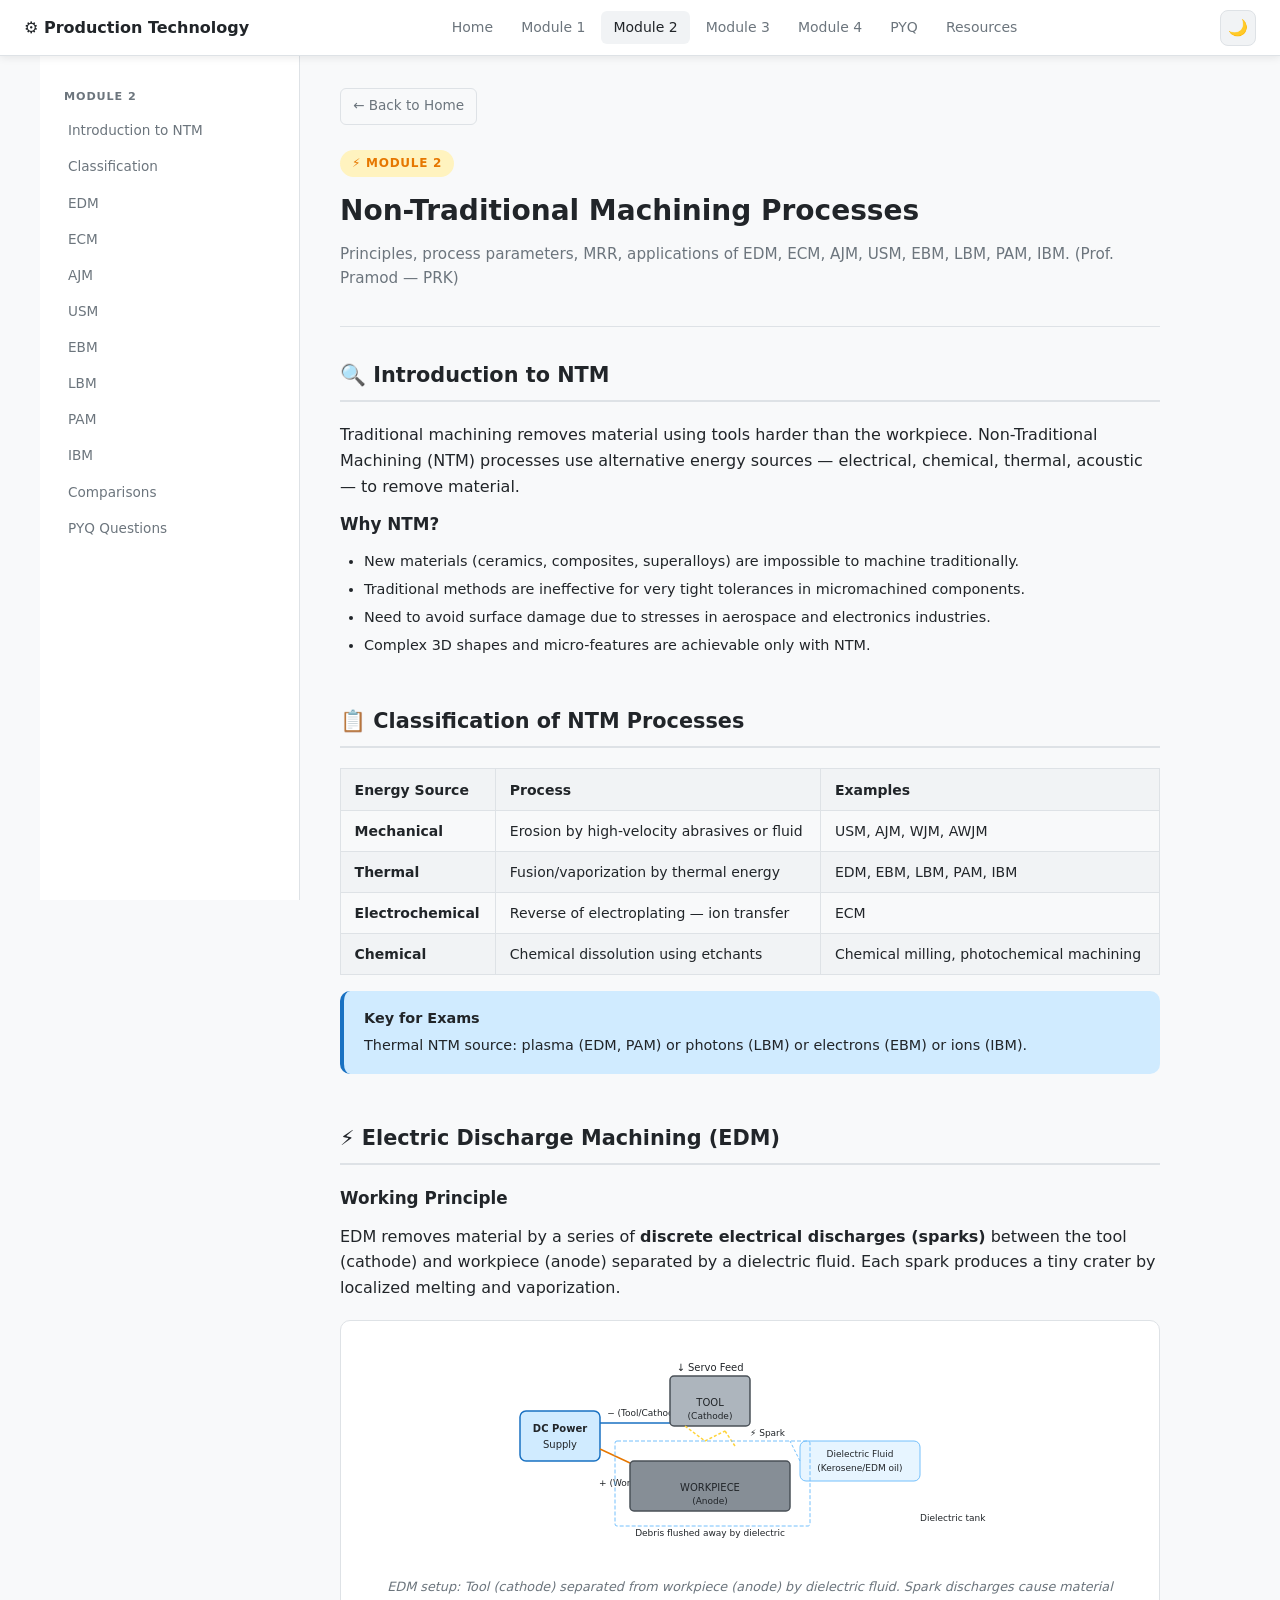
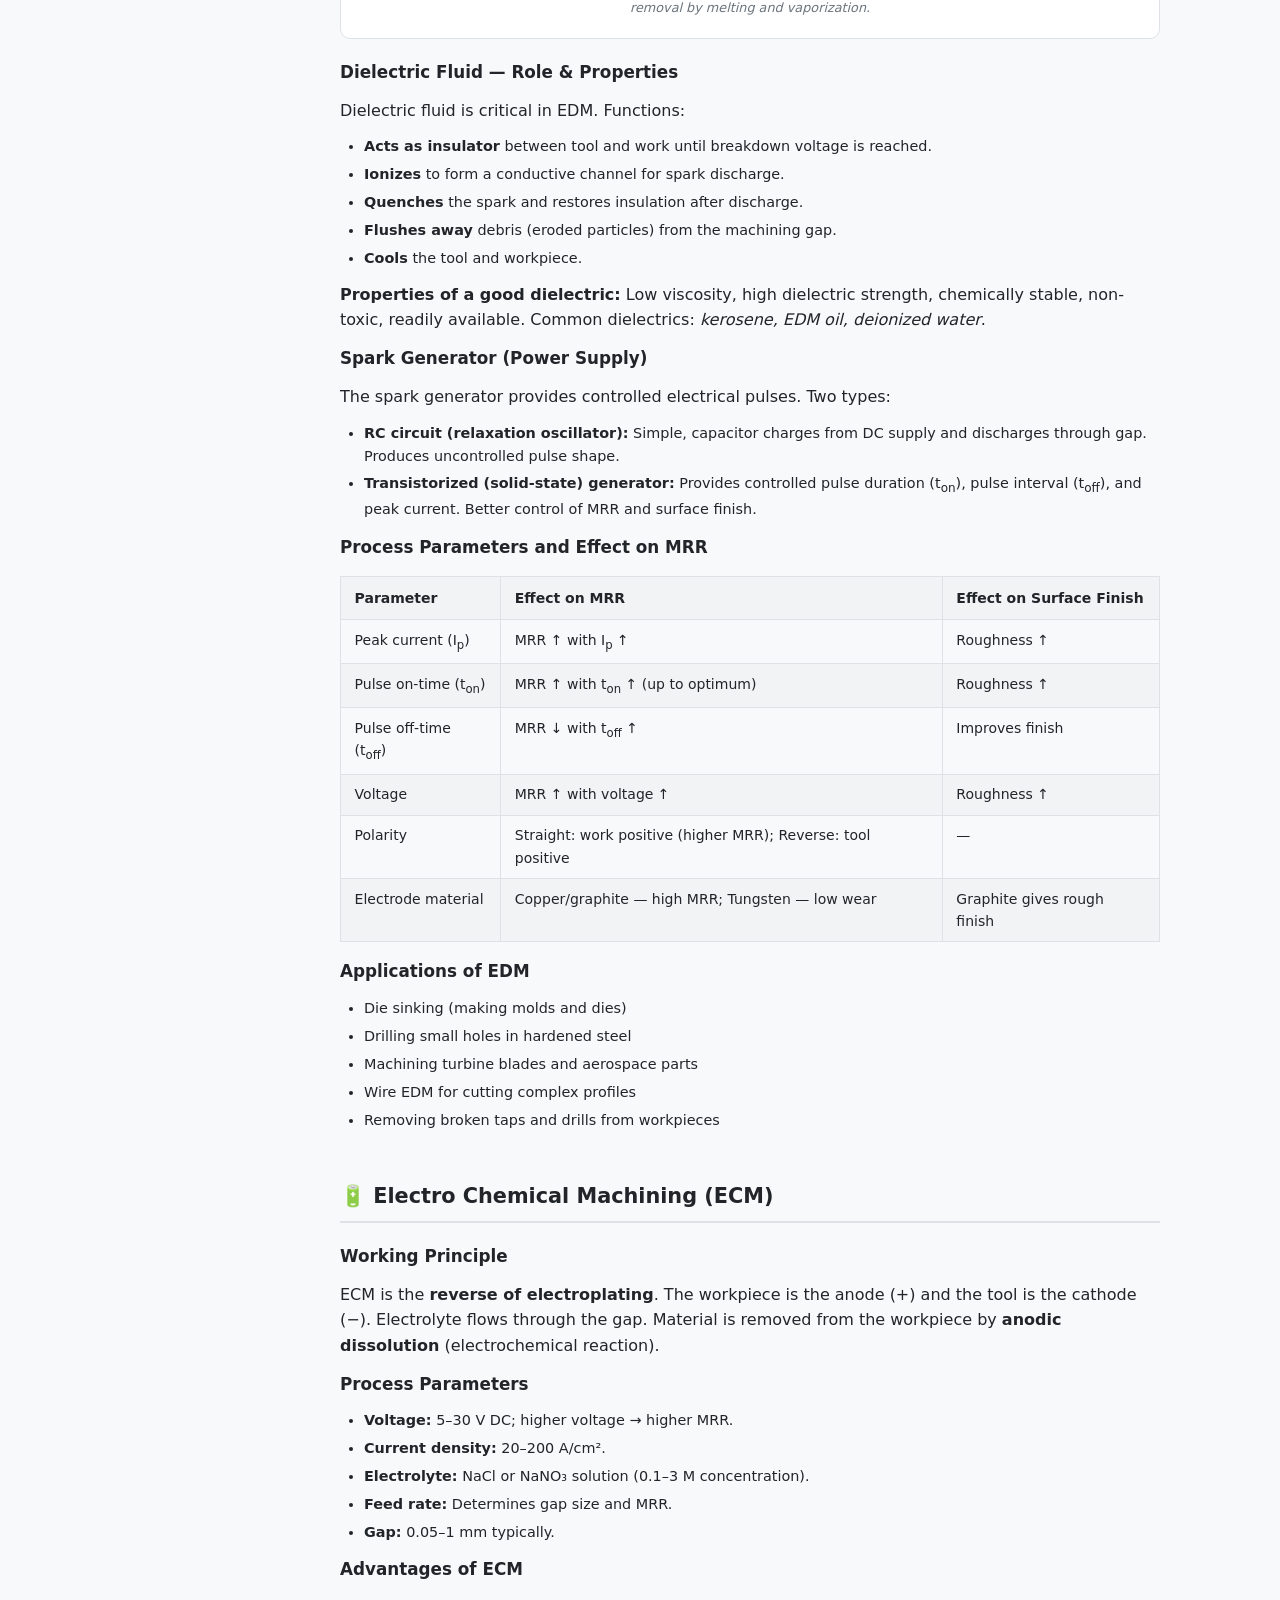
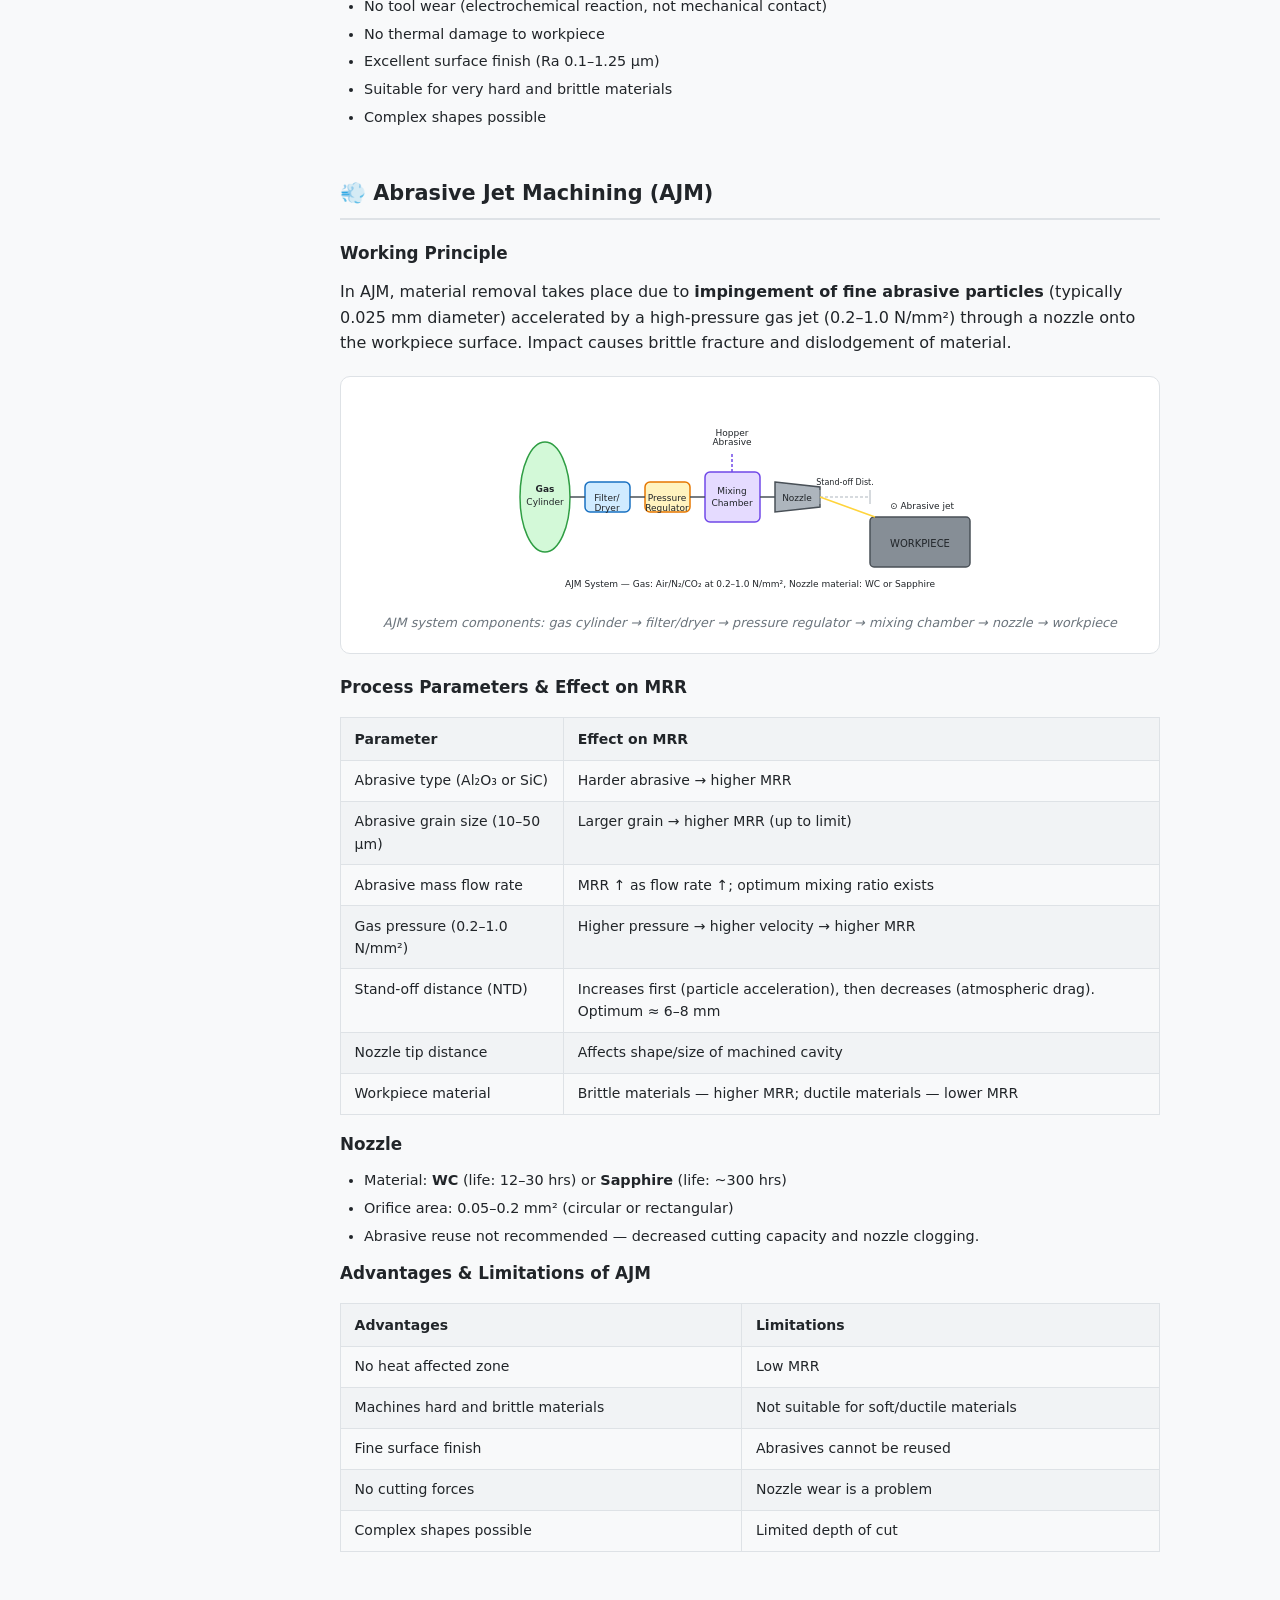
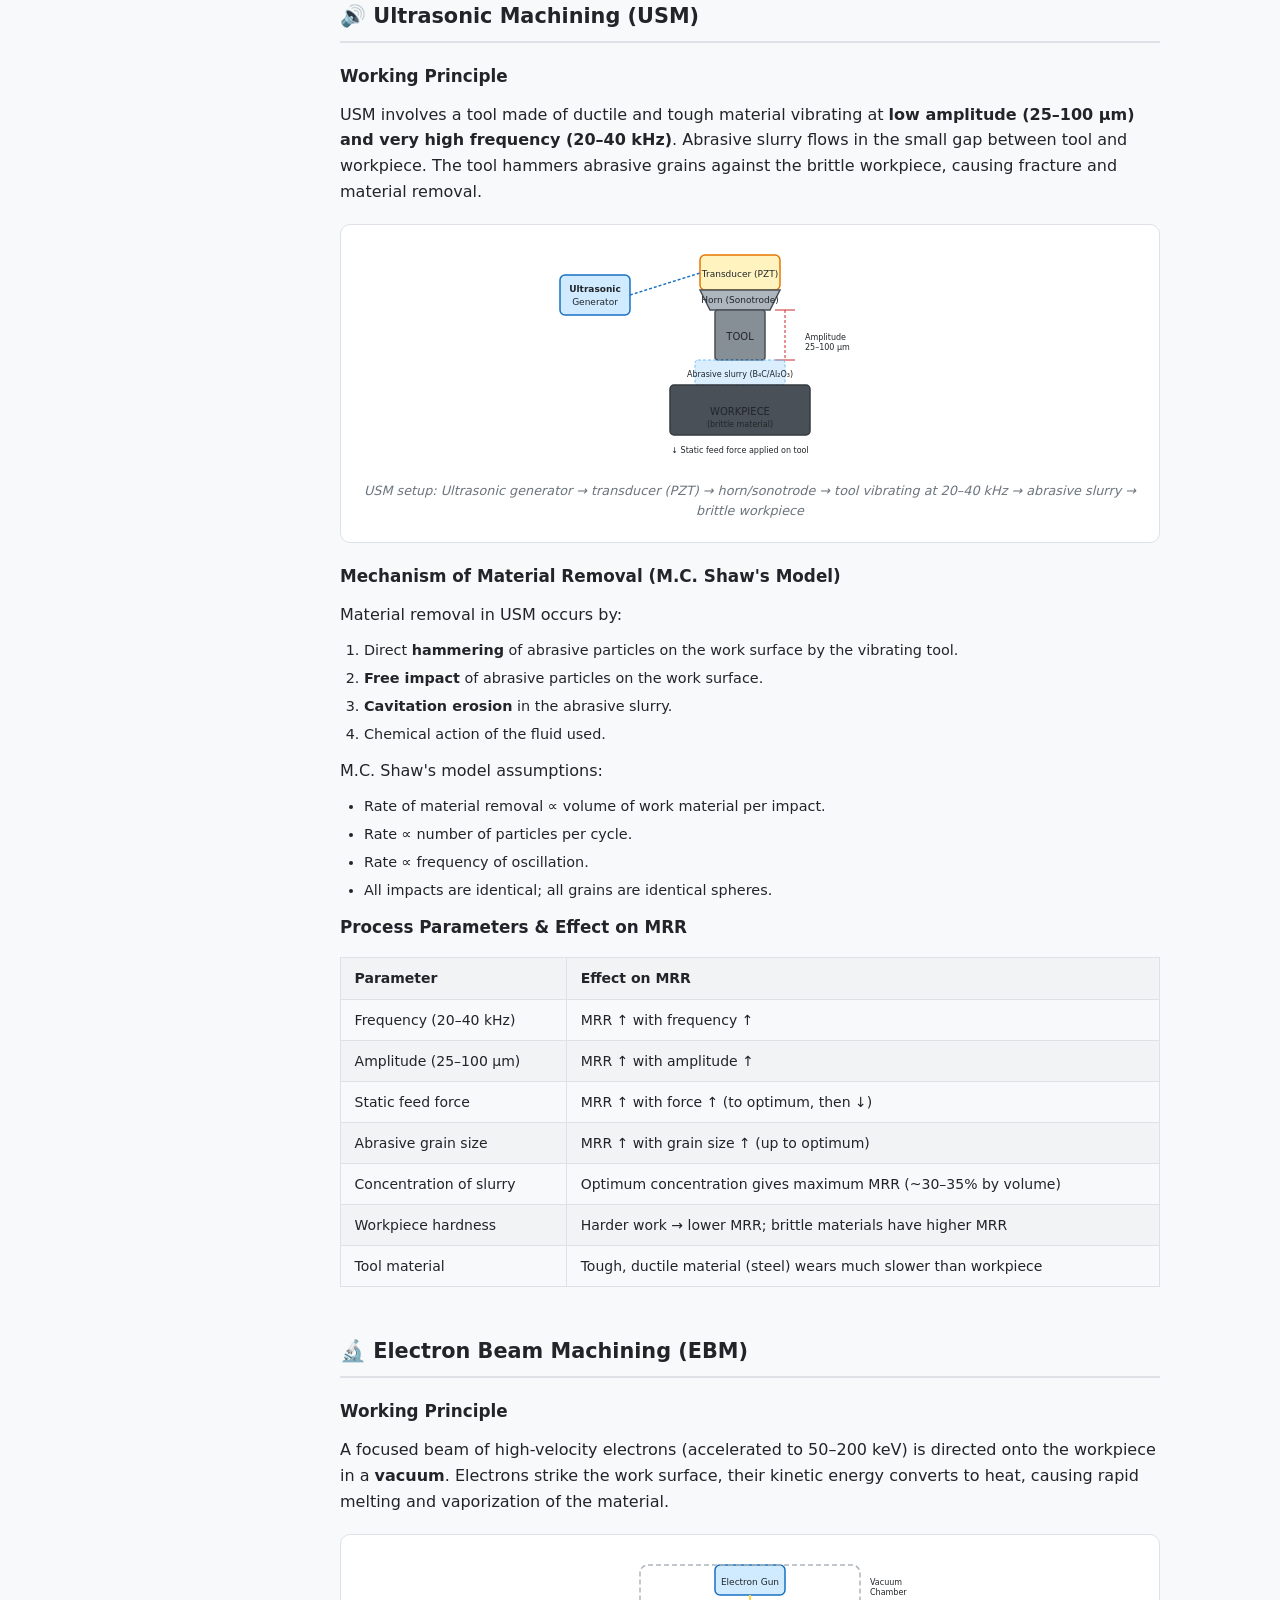
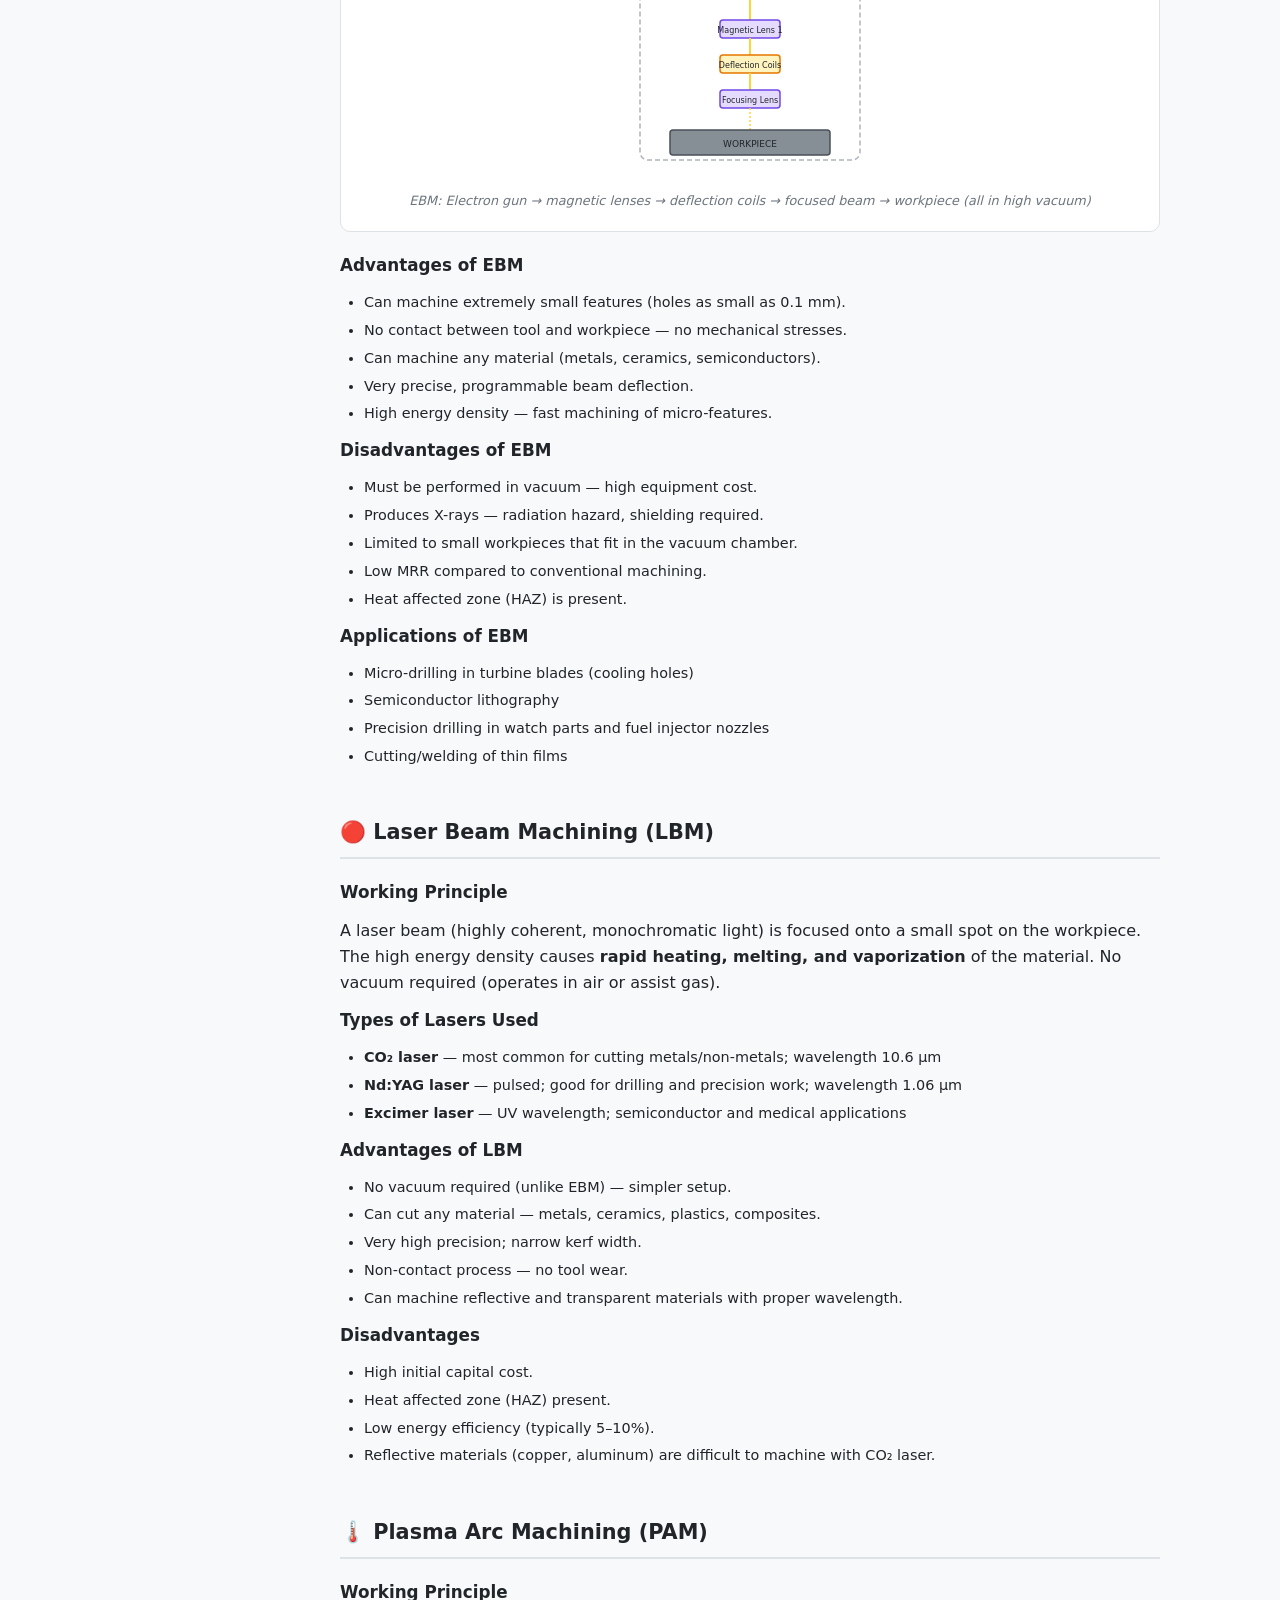
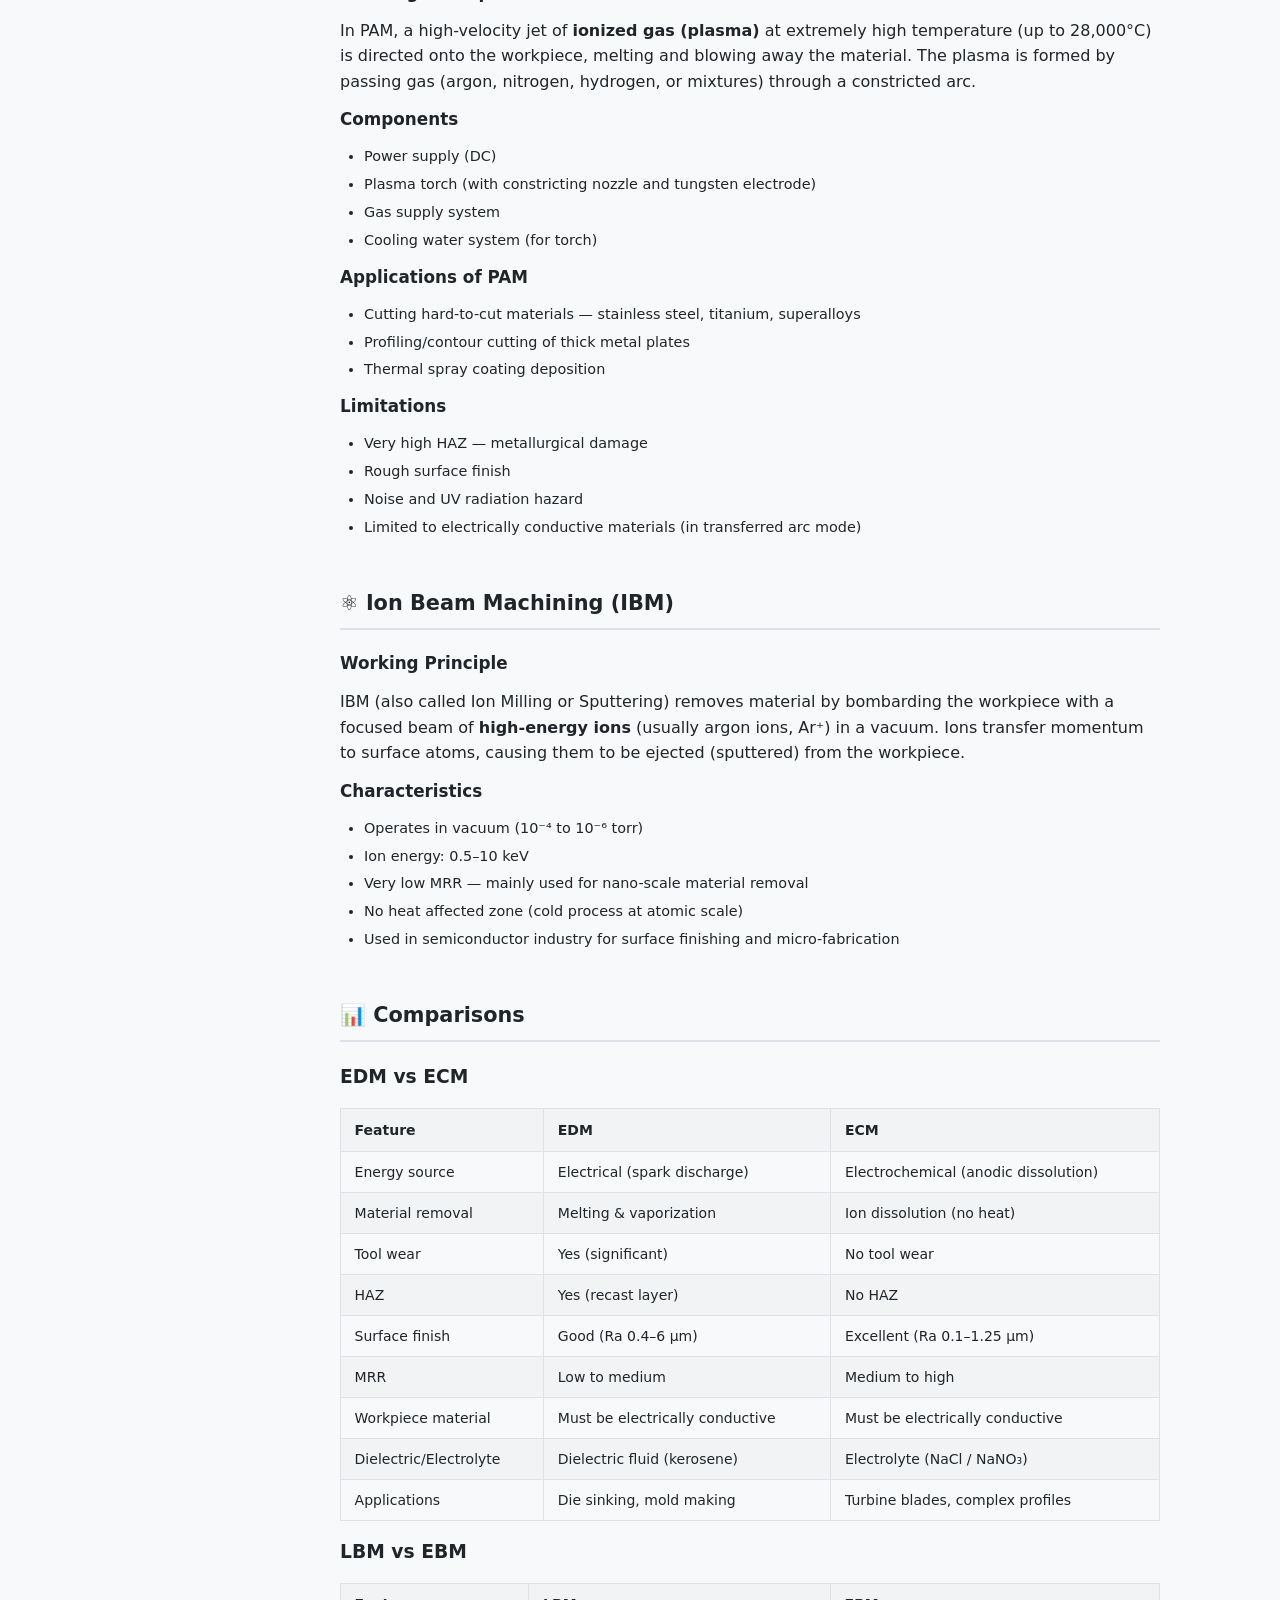
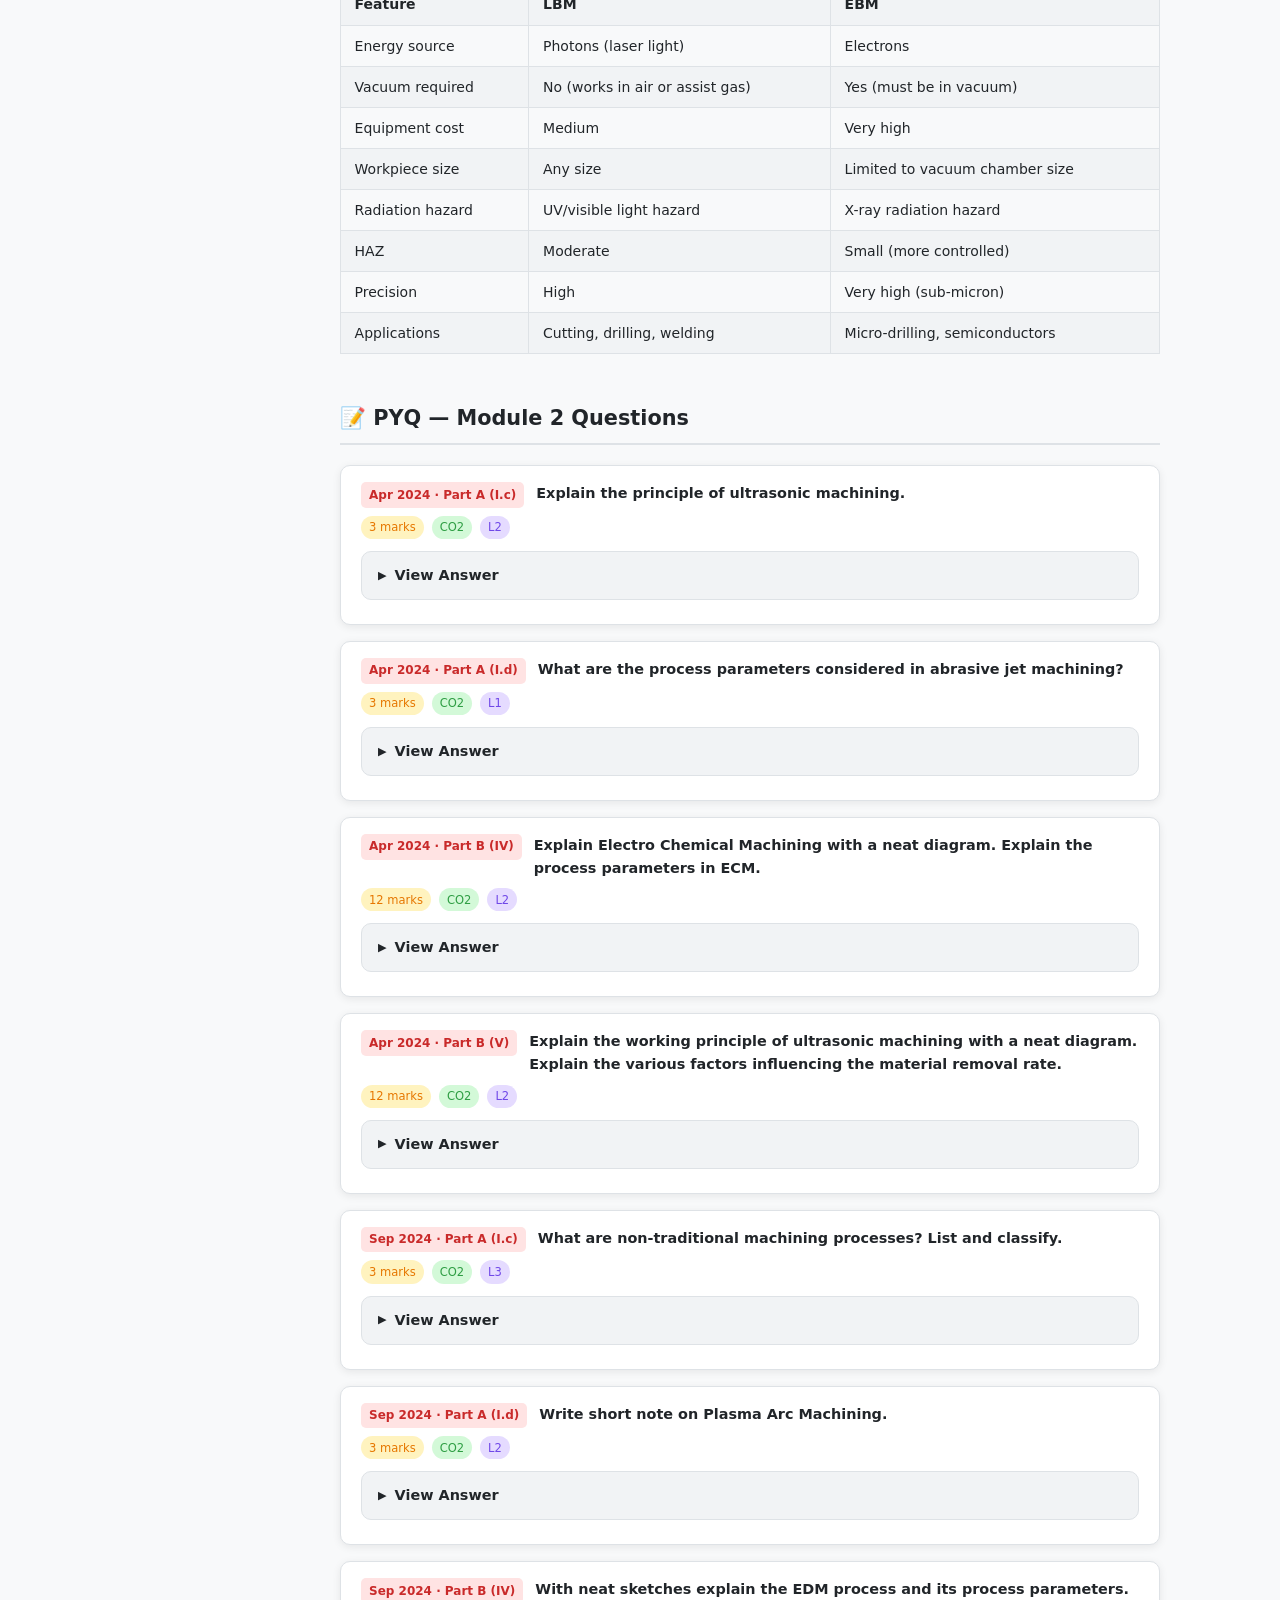
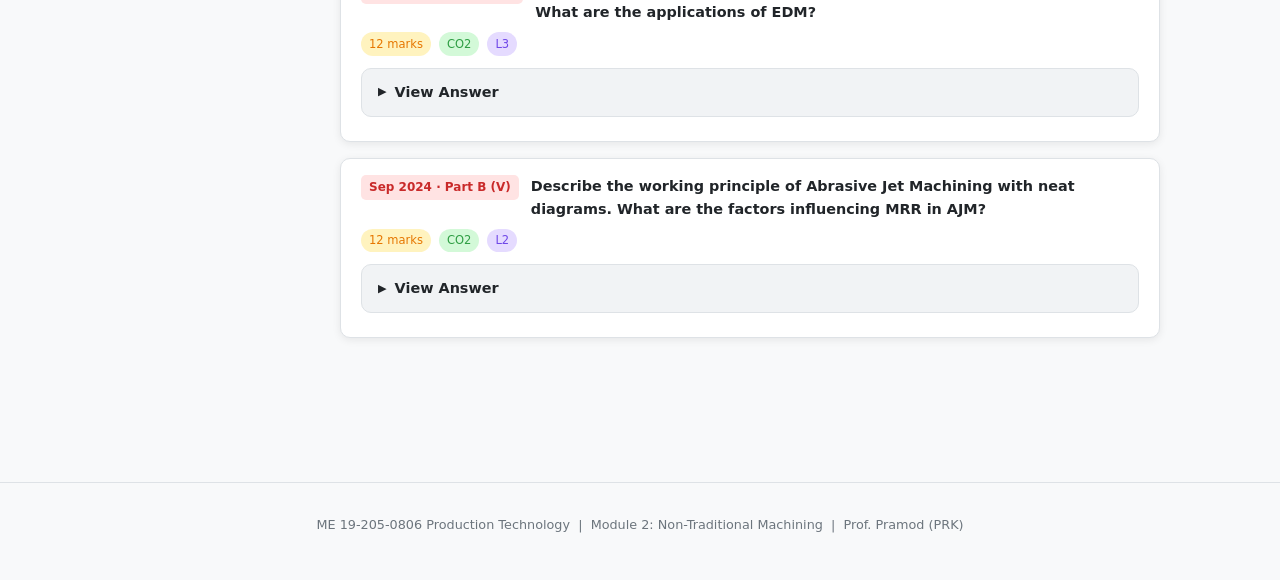
<file: module2.html>
<!DOCTYPE html>
<html lang="en">
<head>
<meta charset="UTF-8">
<meta name="viewport" content="width=device-width, initial-scale=1.0">
<title>Module 2 — Non-Traditional Machining</title>
<link rel="stylesheet" href="style.css">
</head>
<body>
<nav class="topnav">
  <div class="topnav-brand">⚙️ Production Technology</div>
  <div class="topnav-links">
    <a href="index.html">Home</a>
    <a href="module1.html">Module 1</a>
    <a href="module2.html" class="active">Module 2</a>
    <a href="module3.html">Module 3</a>
    <a href="module4.html">Module 4</a>
    <a href="pyq.html">PYQ</a>
    <a href="resources.html">Resources</a>
  </div>
  <button class="theme-btn" id="theme-btn">🌙</button>
</nav>

<div class="module-layout">
<nav class="sidebar">
  <div class="sidebar-section">
    <div class="sidebar-title">Module 2</div>
    <a href="#ntm-intro">Introduction to NTM</a>
    <a href="#classification">Classification</a>
    <a href="#edm">EDM</a>
    <a href="#ecm">ECM</a>
    <a href="#ajm">AJM</a>
    <a href="#usm">USM</a>
    <a href="#ebm">EBM</a>
    <a href="#lbm">LBM</a>
    <a href="#pam">PAM</a>
    <a href="#ibm">IBM</a>
    <a href="#compare">Comparisons</a>
    <a href="#pyq">PYQ Questions</a>
  </div>
</nav>

<main class="content">
  <a href="index.html" class="back-btn">← Back to Home</a>

  <div class="page-header">
    <div class="module-badge mod2-badge">⚡ Module 2</div>
    <h1>Non-Traditional Machining Processes</h1>
    <p>Principles, process parameters, MRR, applications of EDM, ECM, AJM, USM, EBM, LBM, PAM, IBM. (Prof. Pramod — PRK)</p>
  </div>

  <!-- ── INTRO ── -->
  <section class="section" id="ntm-intro">
    <h2 class="section-title">🔍 Introduction to NTM</h2>
    <div class="subsection">
      <p>Traditional machining removes material using tools harder than the workpiece. Non-Traditional Machining (NTM) processes use alternative energy sources — electrical, chemical, thermal, acoustic — to remove material.</p>
      <h3>Why NTM?</h3>
      <ul>
        <li>New materials (ceramics, composites, superalloys) are impossible to machine traditionally.</li>
        <li>Traditional methods are ineffective for very tight tolerances in micromachined components.</li>
        <li>Need to avoid surface damage due to stresses in aerospace and electronics industries.</li>
        <li>Complex 3D shapes and micro-features are achievable only with NTM.</li>
      </ul>
    </div>
  </section>

  <!-- ── CLASSIFICATION ── -->
  <section class="section" id="classification">
    <h2 class="section-title">📋 Classification of NTM Processes</h2>
    <div class="subsection">
      <div class="table-wrap">
        <table>
          <thead><tr><th>Energy Source</th><th>Process</th><th>Examples</th></tr></thead>
          <tbody>
            <tr><td><strong>Mechanical</strong></td><td>Erosion by high-velocity abrasives or fluid</td><td>USM, AJM, WJM, AWJM</td></tr>
            <tr><td><strong>Thermal</strong></td><td>Fusion/vaporization by thermal energy</td><td>EDM, EBM, LBM, PAM, IBM</td></tr>
            <tr><td><strong>Electrochemical</strong></td><td>Reverse of electroplating — ion transfer</td><td>ECM</td></tr>
            <tr><td><strong>Chemical</strong></td><td>Chemical dissolution using etchants</td><td>Chemical milling, photochemical machining</td></tr>
          </tbody>
        </table>
      </div>
      <div class="callout callout-info">
        <strong>Key for Exams</strong>
        Thermal NTM source: plasma (EDM, PAM) or photons (LBM) or electrons (EBM) or ions (IBM).
      </div>
    </div>
  </section>

  <!-- ── EDM ── -->
  <section class="section" id="edm">
    <h2 class="section-title">⚡ Electric Discharge Machining (EDM)</h2>
    <div class="subsection">
      <h3>Working Principle</h3>
      <p>EDM removes material by a series of <strong>discrete electrical discharges (sparks)</strong> between the tool (cathode) and workpiece (anode) separated by a dielectric fluid. Each spark produces a tiny crater by localized melting and vaporization.</p>
      <div class="diagram-wrap">
        <svg width="480" height="220" viewBox="0 0 480 220" xmlns="http://www.w3.org/2000/svg">
          <!-- EDM schematic -->
          <!-- Power supply -->
          <rect x="10" y="70" width="80" height="50" rx="6" fill="#d0ebff" stroke="#1971c2" stroke-width="1.5"/>
          <text x="50" y="91" text-anchor="middle" font-size="10" fill="#1971c2" font-weight="bold">DC Power</text>
          <text x="50" y="107" text-anchor="middle" font-size="10" fill="#1971c2">Supply</text>
          <!-- Wires to tool and workpiece -->
          <line x1="90" y1="82" x2="180" y2="82" stroke="#1971c2" stroke-width="1.5"/>
          <text x="135" y="75" text-anchor="middle" font-size="9" fill="#c92a2a">−  (Tool/Cathode)</text>
          <line x1="90" y1="108" x2="180" y2="150" stroke="#e67700" stroke-width="1.5"/>
          <text x="125" y="145" text-anchor="middle" font-size="9" fill="#e67700">+ (Work/Anode)</text>
          <!-- Servo feed arrow -->
          <text x="200" y="30" text-anchor="middle" font-size="10" fill="#2f9e44">↓ Servo Feed</text>
          <!-- Tool electrode -->
          <rect x="160" y="35" width="80" height="50" rx="4" fill="#adb5bd" stroke="#495057" stroke-width="1.5"/>
          <text x="200" y="65" text-anchor="middle" font-size="10" fill="#212529">TOOL</text>
          <text x="200" y="78" text-anchor="middle" font-size="9" fill="#495057">(Cathode)</text>
          <!-- Spark gap -->
          <line x1="175" y1="85" x2="195" y2="100" stroke="#ffd43b" stroke-width="1.5" stroke-dasharray="3,2"/>
          <line x1="195" y1="100" x2="215" y2="90" stroke="#ffd43b" stroke-width="1.5" stroke-dasharray="3,2"/>
          <line x1="215" y1="90" x2="225" y2="105" stroke="#ffd43b" stroke-width="1.5" stroke-dasharray="3,2"/>
          <text x="240" y="95" font-size="9" fill="#ffd43b">⚡ Spark</text>
          <!-- Workpiece -->
          <rect x="120" y="120" width="160" height="50" rx="4" fill="#868e96" stroke="#495057" stroke-width="1.5"/>
          <text x="200" y="150" text-anchor="middle" font-size="10" fill="white">WORKPIECE</text>
          <text x="200" y="163" text-anchor="middle" font-size="9" fill="#dee2e6">(Anode)</text>
          <!-- Dielectric fluid label -->
          <rect x="290" y="100" width="120" height="40" rx="6" fill="#e7f5ff" stroke="#74c0fc" stroke-width="1"/>
          <text x="350" y="116" text-anchor="middle" font-size="9" fill="#1971c2">Dielectric Fluid</text>
          <text x="350" y="130" text-anchor="middle" font-size="9" fill="#1971c2">(Kerosene/EDM oil)</text>
          <line x1="290" y1="120" x2="280" y2="100" stroke="#74c0fc" stroke-width="1" stroke-dasharray="3,2"/>
          <!-- Debris/craters -->
          <text x="200" y="195" text-anchor="middle" font-size="9" fill="#6c757d">Debris flushed away by dielectric</text>
          <!-- Tank -->
          <rect x="105" y="100" width="195" height="85" rx="2" fill="none" stroke="#74c0fc" stroke-width="1" stroke-dasharray="4,2"/>
          <text x="410" y="180" font-size="9" fill="#74c0fc">Dielectric tank</text>
        </svg>
        <figcaption>EDM setup: Tool (cathode) separated from workpiece (anode) by dielectric fluid. Spark discharges cause material removal by melting and vaporization.</figcaption>
      </div>

      <h3>Dielectric Fluid — Role & Properties</h3>
      <p>Dielectric fluid is critical in EDM. Functions:</p>
      <ul>
        <li><strong>Acts as insulator</strong> between tool and work until breakdown voltage is reached.</li>
        <li><strong>Ionizes</strong> to form a conductive channel for spark discharge.</li>
        <li><strong>Quenches</strong> the spark and restores insulation after discharge.</li>
        <li><strong>Flushes away</strong> debris (eroded particles) from the machining gap.</li>
        <li><strong>Cools</strong> the tool and workpiece.</li>
      </ul>
      <p><strong>Properties of a good dielectric:</strong> Low viscosity, high dielectric strength, chemically stable, non-toxic, readily available. Common dielectrics: <em>kerosene, EDM oil, deionized water</em>.</p>

      <h3>Spark Generator (Power Supply)</h3>
      <p>The spark generator provides controlled electrical pulses. Two types:</p>
      <ul>
        <li><strong>RC circuit (relaxation oscillator):</strong> Simple, capacitor charges from DC supply and discharges through gap. Produces uncontrolled pulse shape.</li>
        <li><strong>Transistorized (solid-state) generator:</strong> Provides controlled pulse duration (t<sub>on</sub>), pulse interval (t<sub>off</sub>), and peak current. Better control of MRR and surface finish.</li>
      </ul>

      <h3>Process Parameters and Effect on MRR</h3>
      <div class="table-wrap">
        <table>
          <thead><tr><th>Parameter</th><th>Effect on MRR</th><th>Effect on Surface Finish</th></tr></thead>
          <tbody>
            <tr><td>Peak current (I<sub>p</sub>)</td><td>MRR ↑ with I<sub>p</sub> ↑</td><td>Roughness ↑</td></tr>
            <tr><td>Pulse on-time (t<sub>on</sub>)</td><td>MRR ↑ with t<sub>on</sub> ↑ (up to optimum)</td><td>Roughness ↑</td></tr>
            <tr><td>Pulse off-time (t<sub>off</sub>)</td><td>MRR ↓ with t<sub>off</sub> ↑</td><td>Improves finish</td></tr>
            <tr><td>Voltage</td><td>MRR ↑ with voltage ↑</td><td>Roughness ↑</td></tr>
            <tr><td>Polarity</td><td>Straight: work positive (higher MRR); Reverse: tool positive</td><td>—</td></tr>
            <tr><td>Electrode material</td><td>Copper/graphite — high MRR; Tungsten — low wear</td><td>Graphite gives rough finish</td></tr>
          </tbody>
        </table>
      </div>

      <h3>Applications of EDM</h3>
      <ul>
        <li>Die sinking (making molds and dies)</li>
        <li>Drilling small holes in hardened steel</li>
        <li>Machining turbine blades and aerospace parts</li>
        <li>Wire EDM for cutting complex profiles</li>
        <li>Removing broken taps and drills from workpieces</li>
      </ul>
    </div>
  </section>

  <!-- ── ECM ── -->
  <section class="section" id="ecm">
    <h2 class="section-title">🔋 Electro Chemical Machining (ECM)</h2>
    <div class="subsection">
      <h3>Working Principle</h3>
      <p>ECM is the <strong>reverse of electroplating</strong>. The workpiece is the anode (+) and the tool is the cathode (−). Electrolyte flows through the gap. Material is removed from the workpiece by <strong>anodic dissolution</strong> (electrochemical reaction).</p>
      <h3>Process Parameters</h3>
      <ul>
        <li><strong>Voltage:</strong> 5–30 V DC; higher voltage → higher MRR.</li>
        <li><strong>Current density:</strong> 20–200 A/cm².</li>
        <li><strong>Electrolyte:</strong> NaCl or NaNO₃ solution (0.1–3 M concentration).</li>
        <li><strong>Feed rate:</strong> Determines gap size and MRR.</li>
        <li><strong>Gap:</strong> 0.05–1 mm typically.</li>
      </ul>
      <h3>Advantages of ECM</h3>
      <ul>
        <li>No tool wear (electrochemical reaction, not mechanical contact)</li>
        <li>No thermal damage to workpiece</li>
        <li>Excellent surface finish (Ra 0.1–1.25 μm)</li>
        <li>Suitable for very hard and brittle materials</li>
        <li>Complex shapes possible</li>
      </ul>
    </div>
  </section>

  <!-- ── AJM ── -->
  <section class="section" id="ajm">
    <h2 class="section-title">💨 Abrasive Jet Machining (AJM)</h2>
    <div class="subsection">
      <h3>Working Principle</h3>
      <p>In AJM, material removal takes place due to <strong>impingement of fine abrasive particles</strong> (typically 0.025 mm diameter) accelerated by a high-pressure gas jet (0.2–1.0 N/mm²) through a nozzle onto the workpiece surface. Impact causes brittle fracture and dislodgement of material.</p>
      <div class="diagram-wrap">
        <svg width="480" height="200" viewBox="0 0 480 200" xmlns="http://www.w3.org/2000/svg">
          <!-- AJM System schematic -->
          <!-- Gas cylinder -->
          <ellipse cx="35" cy="100" rx="25" ry="55" fill="#d3f9d8" stroke="#2f9e44" stroke-width="1.5"/>
          <text x="35" y="95" text-anchor="middle" font-size="9" fill="#2f9e44" font-weight="bold">Gas</text>
          <text x="35" y="108" text-anchor="middle" font-size="9" fill="#2f9e44">Cylinder</text>
          <!-- Filter/Dryer -->
          <rect x="75" y="85" width="45" height="30" rx="5" fill="#d0ebff" stroke="#1971c2" stroke-width="1.5"/>
          <text x="97" y="104" text-anchor="middle" font-size="9" fill="#1971c2">Filter/</text>
          <text x="97" y="114" text-anchor="middle" font-size="9" fill="#1971c2">Dryer</text>
          <line x1="60" y1="100" x2="75" y2="100" stroke="#495057" stroke-width="1.5"/>
          <!-- Pressure regulator -->
          <rect x="135" y="85" width="45" height="30" rx="5" fill="#fff3bf" stroke="#e67700" stroke-width="1.5"/>
          <text x="157" y="104" text-anchor="middle" font-size="9" fill="#e67700">Pressure</text>
          <text x="157" y="114" text-anchor="middle" font-size="9" fill="#e67700">Regulator</text>
          <line x1="120" y1="100" x2="135" y2="100" stroke="#495057" stroke-width="1.5"/>
          <!-- Mixing chamber (abrasive hopper) -->
          <rect x="195" y="75" width="55" height="50" rx="5" fill="#e5dbff" stroke="#7048e8" stroke-width="1.5"/>
          <text x="222" y="97" text-anchor="middle" font-size="9" fill="#7048e8">Mixing</text>
          <text x="222" y="109" text-anchor="middle" font-size="9" fill="#7048e8">Chamber</text>
          <line x1="180" y1="100" x2="195" y2="100" stroke="#495057" stroke-width="1.5"/>
          <!-- Abrasive hopper arrow -->
          <line x1="222" y1="75" x2="222" y2="55" stroke="#7048e8" stroke-width="1.5" stroke-dasharray="3,2"/>
          <text x="222" y="48" text-anchor="middle" font-size="9" fill="#7048e8">Abrasive</text>
          <text x="222" y="39" text-anchor="middle" font-size="9" fill="#7048e8">Hopper</text>
          <!-- Nozzle -->
          <polygon points="265,85 310,90 310,110 265,115" fill="#adb5bd" stroke="#495057" stroke-width="1.5"/>
          <text x="287" y="104" text-anchor="middle" font-size="9" fill="#212529">Nozzle</text>
          <line x1="250" y1="100" x2="265" y2="100" stroke="#495057" stroke-width="1.5"/>
          <!-- Stand-off distance arrow -->
          <line x1="310" y1="100" x2="360" y2="100" stroke="#adb5bd" stroke-width="1" stroke-dasharray="3,2"/>
          <line x1="310" y1="93" x2="310" y2="107" stroke="#adb5bd" stroke-width="1"/>
          <line x1="360" y1="93" x2="360" y2="107" stroke="#adb5bd" stroke-width="1"/>
          <text x="335" y="88" text-anchor="middle" font-size="8" fill="#6c757d">Stand-off Dist.</text>
          <!-- Workpiece -->
          <rect x="360" y="120" width="100" height="50" rx="4" fill="#868e96" stroke="#495057" stroke-width="1.5"/>
          <text x="410" y="150" text-anchor="middle" font-size="10" fill="white">WORKPIECE</text>
          <!-- Jet particles -->
          <line x1="310" y1="100" x2="365" y2="120" stroke="#ffd43b" stroke-width="1.5"/>
          <text x="380" y="112" font-size="9" fill="#e67700">⊙ Abrasive jet</text>
          <!-- Labels -->
          <text x="240" y="190" text-anchor="middle" font-size="9" fill="#6c757d">AJM System — Gas: Air/N₂/CO₂ at 0.2–1.0 N/mm², Nozzle material: WC or Sapphire</text>
        </svg>
        <figcaption>AJM system components: gas cylinder → filter/dryer → pressure regulator → mixing chamber → nozzle → workpiece</figcaption>
      </div>

      <h3>Process Parameters &amp; Effect on MRR</h3>
      <div class="table-wrap">
        <table>
          <thead><tr><th>Parameter</th><th>Effect on MRR</th></tr></thead>
          <tbody>
            <tr><td>Abrasive type (Al₂O₃ or SiC)</td><td>Harder abrasive → higher MRR</td></tr>
            <tr><td>Abrasive grain size (10–50 μm)</td><td>Larger grain → higher MRR (up to limit)</td></tr>
            <tr><td>Abrasive mass flow rate</td><td>MRR ↑ as flow rate ↑; optimum mixing ratio exists</td></tr>
            <tr><td>Gas pressure (0.2–1.0 N/mm²)</td><td>Higher pressure → higher velocity → higher MRR</td></tr>
            <tr><td>Stand-off distance (NTD)</td><td>Increases first (particle acceleration), then decreases (atmospheric drag). Optimum ≈ 6–8 mm</td></tr>
            <tr><td>Nozzle tip distance</td><td>Affects shape/size of machined cavity</td></tr>
            <tr><td>Workpiece material</td><td>Brittle materials — higher MRR; ductile materials — lower MRR</td></tr>
          </tbody>
        </table>
      </div>

      <h3>Nozzle</h3>
      <ul>
        <li>Material: <strong>WC</strong> (life: 12–30 hrs) or <strong>Sapphire</strong> (life: ~300 hrs)</li>
        <li>Orifice area: 0.05–0.2 mm² (circular or rectangular)</li>
        <li>Abrasive reuse not recommended — decreased cutting capacity and nozzle clogging.</li>
      </ul>

      <h3>Advantages &amp; Limitations of AJM</h3>
      <div class="table-wrap">
        <table>
          <thead><tr><th>Advantages</th><th>Limitations</th></tr></thead>
          <tbody>
            <tr><td>No heat affected zone</td><td>Low MRR</td></tr>
            <tr><td>Machines hard and brittle materials</td><td>Not suitable for soft/ductile materials</td></tr>
            <tr><td>Fine surface finish</td><td>Abrasives cannot be reused</td></tr>
            <tr><td>No cutting forces</td><td>Nozzle wear is a problem</td></tr>
            <tr><td>Complex shapes possible</td><td>Limited depth of cut</td></tr>
          </tbody>
        </table>
      </div>
    </div>
  </section>

  <!-- ── USM ── -->
  <section class="section" id="usm">
    <h2 class="section-title">🔊 Ultrasonic Machining (USM)</h2>
    <div class="subsection">
      <h3>Working Principle</h3>
      <p>USM involves a tool made of ductile and tough material vibrating at <strong>low amplitude (25–100 μm) and very high frequency (20–40 kHz)</strong>. Abrasive slurry flows in the small gap between tool and workpiece. The tool hammers abrasive grains against the brittle workpiece, causing fracture and material removal.</p>
      <div class="diagram-wrap">
        <svg width="400" height="220" viewBox="0 0 400 220" xmlns="http://www.w3.org/2000/svg">
          <!-- USM Schematic -->
          <!-- Power supply / ultrasonic generator -->
          <rect x="10" y="30" width="70" height="40" rx="5" fill="#d0ebff" stroke="#1971c2" stroke-width="1.5"/>
          <text x="45" y="47" text-anchor="middle" font-size="9" fill="#1971c2" font-weight="bold">Ultrasonic</text>
          <text x="45" y="60" text-anchor="middle" font-size="9" fill="#1971c2">Generator</text>
          <!-- Transducer -->
          <rect x="150" y="10" width="80" height="35" rx="5" fill="#fff3bf" stroke="#e67700" stroke-width="1.5"/>
          <text x="190" y="32" text-anchor="middle" font-size="9" fill="#e67700">Transducer (PZT)</text>
          <line x1="80" y1="50" x2="150" y2="28" stroke="#1971c2" stroke-width="1.5" stroke-dasharray="3,2"/>
          <!-- Horn/concentrator -->
          <polygon points="150,45 230,45 220,65 160,65" fill="#adb5bd" stroke="#495057" stroke-width="1.5"/>
          <text x="190" y="58" text-anchor="middle" font-size="9" fill="#212529">Horn (Sonotrode)</text>
          <!-- Tool -->
          <rect x="165" y="65" width="50" height="50" rx="3" fill="#868e96" stroke="#495057" stroke-width="1.5"/>
          <text x="190" y="95" text-anchor="middle" font-size="10" fill="white">TOOL</text>
          <!-- Amplitude arrows -->
          <line x1="225" y1="65" x2="245" y2="65" stroke="#c92a2a" stroke-width="1"/>
          <line x1="225" y1="115" x2="245" y2="115" stroke="#c92a2a" stroke-width="1"/>
          <line x1="235" y1="65" x2="235" y2="115" stroke="#c92a2a" stroke-width="1" stroke-dasharray="3,2"/>
          <text x="255" y="95" font-size="8" fill="#c92a2a">Amplitude</text>
          <text x="255" y="105" font-size="8" fill="#c92a2a">25–100 μm</text>
          <!-- Abrasive slurry area -->
          <rect x="145" y="115" width="90" height="25" rx="3" fill="#74c0fc44" stroke="#74c0fc" stroke-width="1" stroke-dasharray="3,2"/>
          <text x="190" y="132" text-anchor="middle" font-size="8" fill="#1971c2">Abrasive slurry (B₄C/Al₂O₃)</text>
          <!-- Workpiece -->
          <rect x="120" y="140" width="140" height="50" rx="4" fill="#495057" stroke="#343a40" stroke-width="1.5"/>
          <text x="190" y="170" text-anchor="middle" font-size="10" fill="white">WORKPIECE</text>
          <text x="190" y="182" text-anchor="middle" font-size="8" fill="#adb5bd">(brittle material)</text>
          <!-- Feed arrow -->
          <text x="190" y="208" text-anchor="middle" font-size="8" fill="#6c757d">↓ Static feed force applied on tool</text>
        </svg>
        <figcaption>USM setup: Ultrasonic generator → transducer (PZT) → horn/sonotrode → tool vibrating at 20–40 kHz → abrasive slurry → brittle workpiece</figcaption>
      </div>

      <h3>Mechanism of Material Removal (M.C. Shaw's Model)</h3>
      <p>Material removal in USM occurs by:</p>
      <ol>
        <li>Direct <strong>hammering</strong> of abrasive particles on the work surface by the vibrating tool.</li>
        <li><strong>Free impact</strong> of abrasive particles on the work surface.</li>
        <li><strong>Cavitation erosion</strong> in the abrasive slurry.</li>
        <li>Chemical action of the fluid used.</li>
      </ol>
      <p>M.C. Shaw's model assumptions:</p>
      <ul>
        <li>Rate of material removal ∝ volume of work material per impact.</li>
        <li>Rate ∝ number of particles per cycle.</li>
        <li>Rate ∝ frequency of oscillation.</li>
        <li>All impacts are identical; all grains are identical spheres.</li>
      </ul>

      <h3>Process Parameters &amp; Effect on MRR</h3>
      <div class="table-wrap">
        <table>
          <thead><tr><th>Parameter</th><th>Effect on MRR</th></tr></thead>
          <tbody>
            <tr><td>Frequency (20–40 kHz)</td><td>MRR ↑ with frequency ↑</td></tr>
            <tr><td>Amplitude (25–100 μm)</td><td>MRR ↑ with amplitude ↑</td></tr>
            <tr><td>Static feed force</td><td>MRR ↑ with force ↑ (to optimum, then ↓)</td></tr>
            <tr><td>Abrasive grain size</td><td>MRR ↑ with grain size ↑ (up to optimum)</td></tr>
            <tr><td>Concentration of slurry</td><td>Optimum concentration gives maximum MRR (~30–35% by volume)</td></tr>
            <tr><td>Workpiece hardness</td><td>Harder work → lower MRR; brittle materials have higher MRR</td></tr>
            <tr><td>Tool material</td><td>Tough, ductile material (steel) wears much slower than workpiece</td></tr>
          </tbody>
        </table>
      </div>
    </div>
  </section>

  <!-- ── EBM ── -->
  <section class="section" id="ebm">
    <h2 class="section-title">🔬 Electron Beam Machining (EBM)</h2>
    <div class="subsection">
      <h3>Working Principle</h3>
      <p>A focused beam of high-velocity electrons (accelerated to 50–200 keV) is directed onto the workpiece in a <strong>vacuum</strong>. Electrons strike the work surface, their kinetic energy converts to heat, causing rapid melting and vaporization of the material.</p>
      <div class="diagram-wrap">
        <svg width="320" height="220" viewBox="0 0 320 220" xmlns="http://www.w3.org/2000/svg">
          <!-- EBM Schematic -->
          <rect x="125" y="10" width="70" height="30" rx="5" fill="#d0ebff" stroke="#1971c2" stroke-width="1.5"/>
          <text x="160" y="30" text-anchor="middle" font-size="9" fill="#1971c2">Electron Gun</text>
          <!-- Vacuum chamber outline -->
          <rect x="50" y="10" width="220" height="195" rx="8" fill="none" stroke="#adb5bd" stroke-width="1.5" stroke-dasharray="5,3"/>
          <text x="280" y="30" font-size="8" fill="#adb5bd">Vacuum</text>
          <text x="280" y="40" font-size="8" fill="#adb5bd">Chamber</text>
          <!-- Beam path -->
          <line x1="160" y1="40" x2="160" y2="65" stroke="#ffd43b" stroke-width="2"/>
          <!-- Magnetic lens 1 -->
          <rect x="130" y="65" width="60" height="18" rx="3" fill="#e5dbff" stroke="#7048e8" stroke-width="1.5"/>
          <text x="160" y="78" text-anchor="middle" font-size="8" fill="#7048e8">Magnetic Lens 1</text>
          <line x1="160" y1="83" x2="160" y2="100" stroke="#ffd43b" stroke-width="2"/>
          <!-- Deflector coils -->
          <rect x="130" y="100" width="60" height="18" rx="3" fill="#fff3bf" stroke="#e67700" stroke-width="1.5"/>
          <text x="160" y="113" text-anchor="middle" font-size="8" fill="#e67700">Deflection Coils</text>
          <line x1="160" y1="118" x2="160" y2="135" stroke="#ffd43b" stroke-width="2"/>
          <!-- Focusing lens -->
          <rect x="130" y="135" width="60" height="18" rx="3" fill="#e5dbff" stroke="#7048e8" stroke-width="1.5"/>
          <text x="160" y="148" text-anchor="middle" font-size="8" fill="#7048e8">Focusing Lens</text>
          <line x1="160" y1="153" x2="160" y2="175" stroke="#ffd43b" stroke-width="1.5" stroke-dasharray="2,2"/>
          <!-- Workpiece -->
          <rect x="80" y="175" width="160" height="25" rx="3" fill="#868e96" stroke="#495057" stroke-width="1.5"/>
          <text x="160" y="192" text-anchor="middle" font-size="9" fill="white">WORKPIECE</text>
        </svg>
        <figcaption>EBM: Electron gun → magnetic lenses → deflection coils → focused beam → workpiece (all in high vacuum)</figcaption>
      </div>

      <h3>Advantages of EBM</h3>
      <ul>
        <li>Can machine extremely small features (holes as small as 0.1 mm).</li>
        <li>No contact between tool and workpiece — no mechanical stresses.</li>
        <li>Can machine any material (metals, ceramics, semiconductors).</li>
        <li>Very precise, programmable beam deflection.</li>
        <li>High energy density — fast machining of micro-features.</li>
      </ul>
      <h3>Disadvantages of EBM</h3>
      <ul>
        <li>Must be performed in vacuum — high equipment cost.</li>
        <li>Produces X-rays — radiation hazard, shielding required.</li>
        <li>Limited to small workpieces that fit in the vacuum chamber.</li>
        <li>Low MRR compared to conventional machining.</li>
        <li>Heat affected zone (HAZ) is present.</li>
      </ul>
      <h3>Applications of EBM</h3>
      <ul>
        <li>Micro-drilling in turbine blades (cooling holes)</li>
        <li>Semiconductor lithography</li>
        <li>Precision drilling in watch parts and fuel injector nozzles</li>
        <li>Cutting/welding of thin films</li>
      </ul>
    </div>
  </section>

  <!-- ── LBM ── -->
  <section class="section" id="lbm">
    <h2 class="section-title">🔴 Laser Beam Machining (LBM)</h2>
    <div class="subsection">
      <h3>Working Principle</h3>
      <p>A laser beam (highly coherent, monochromatic light) is focused onto a small spot on the workpiece. The high energy density causes <strong>rapid heating, melting, and vaporization</strong> of the material. No vacuum required (operates in air or assist gas).</p>
      <h3>Types of Lasers Used</h3>
      <ul>
        <li><strong>CO₂ laser</strong> — most common for cutting metals/non-metals; wavelength 10.6 μm</li>
        <li><strong>Nd:YAG laser</strong> — pulsed; good for drilling and precision work; wavelength 1.06 μm</li>
        <li><strong>Excimer laser</strong> — UV wavelength; semiconductor and medical applications</li>
      </ul>
      <h3>Advantages of LBM</h3>
      <ul>
        <li>No vacuum required (unlike EBM) — simpler setup.</li>
        <li>Can cut any material — metals, ceramics, plastics, composites.</li>
        <li>Very high precision; narrow kerf width.</li>
        <li>Non-contact process — no tool wear.</li>
        <li>Can machine reflective and transparent materials with proper wavelength.</li>
      </ul>
      <h3>Disadvantages</h3>
      <ul>
        <li>High initial capital cost.</li>
        <li>Heat affected zone (HAZ) present.</li>
        <li>Low energy efficiency (typically 5–10%).</li>
        <li>Reflective materials (copper, aluminum) are difficult to machine with CO₂ laser.</li>
      </ul>
    </div>
  </section>

  <!-- ── PAM ── -->
  <section class="section" id="pam">
    <h2 class="section-title">🌡️ Plasma Arc Machining (PAM)</h2>
    <div class="subsection">
      <h3>Working Principle</h3>
      <p>In PAM, a high-velocity jet of <strong>ionized gas (plasma)</strong> at extremely high temperature (up to 28,000°C) is directed onto the workpiece, melting and blowing away the material. The plasma is formed by passing gas (argon, nitrogen, hydrogen, or mixtures) through a constricted arc.</p>
      <h3>Components</h3>
      <ul>
        <li>Power supply (DC)</li>
        <li>Plasma torch (with constricting nozzle and tungsten electrode)</li>
        <li>Gas supply system</li>
        <li>Cooling water system (for torch)</li>
      </ul>
      <h3>Applications of PAM</h3>
      <ul>
        <li>Cutting hard-to-cut materials — stainless steel, titanium, superalloys</li>
        <li>Profiling/contour cutting of thick metal plates</li>
        <li>Thermal spray coating deposition</li>
      </ul>
      <h3>Limitations</h3>
      <ul>
        <li>Very high HAZ — metallurgical damage</li>
        <li>Rough surface finish</li>
        <li>Noise and UV radiation hazard</li>
        <li>Limited to electrically conductive materials (in transferred arc mode)</li>
      </ul>
    </div>
  </section>

  <!-- ── IBM ── -->
  <section class="section" id="ibm">
    <h2 class="section-title">⚛️ Ion Beam Machining (IBM)</h2>
    <div class="subsection">
      <h3>Working Principle</h3>
      <p>IBM (also called Ion Milling or Sputtering) removes material by bombarding the workpiece with a focused beam of <strong>high-energy ions</strong> (usually argon ions, Ar⁺) in a vacuum. Ions transfer momentum to surface atoms, causing them to be ejected (sputtered) from the workpiece.</p>
      <h3>Characteristics</h3>
      <ul>
        <li>Operates in vacuum (10⁻⁴ to 10⁻⁶ torr)</li>
        <li>Ion energy: 0.5–10 keV</li>
        <li>Very low MRR — mainly used for nano-scale material removal</li>
        <li>No heat affected zone (cold process at atomic scale)</li>
        <li>Used in semiconductor industry for surface finishing and micro-fabrication</li>
      </ul>
    </div>
  </section>

  <!-- ── COMPARISONS ── -->
  <section class="section" id="compare">
    <h2 class="section-title">📊 Comparisons</h2>

    <h3>EDM vs ECM</h3>
    <div class="table-wrap">
      <table>
        <thead><tr><th>Feature</th><th>EDM</th><th>ECM</th></tr></thead>
        <tbody>
          <tr><td>Energy source</td><td>Electrical (spark discharge)</td><td>Electrochemical (anodic dissolution)</td></tr>
          <tr><td>Material removal</td><td>Melting &amp; vaporization</td><td>Ion dissolution (no heat)</td></tr>
          <tr><td>Tool wear</td><td>Yes (significant)</td><td>No tool wear</td></tr>
          <tr><td>HAZ</td><td>Yes (recast layer)</td><td>No HAZ</td></tr>
          <tr><td>Surface finish</td><td>Good (Ra 0.4–6 μm)</td><td>Excellent (Ra 0.1–1.25 μm)</td></tr>
          <tr><td>MRR</td><td>Low to medium</td><td>Medium to high</td></tr>
          <tr><td>Workpiece material</td><td>Must be electrically conductive</td><td>Must be electrically conductive</td></tr>
          <tr><td>Dielectric/Electrolyte</td><td>Dielectric fluid (kerosene)</td><td>Electrolyte (NaCl / NaNO₃)</td></tr>
          <tr><td>Applications</td><td>Die sinking, mold making</td><td>Turbine blades, complex profiles</td></tr>
        </tbody>
      </table>
    </div>

    <h3>LBM vs EBM</h3>
    <div class="table-wrap">
      <table>
        <thead><tr><th>Feature</th><th>LBM</th><th>EBM</th></tr></thead>
        <tbody>
          <tr><td>Energy source</td><td>Photons (laser light)</td><td>Electrons</td></tr>
          <tr><td>Vacuum required</td><td>No (works in air or assist gas)</td><td>Yes (must be in vacuum)</td></tr>
          <tr><td>Equipment cost</td><td>Medium</td><td>Very high</td></tr>
          <tr><td>Workpiece size</td><td>Any size</td><td>Limited to vacuum chamber size</td></tr>
          <tr><td>Radiation hazard</td><td>UV/visible light hazard</td><td>X-ray radiation hazard</td></tr>
          <tr><td>HAZ</td><td>Moderate</td><td>Small (more controlled)</td></tr>
          <tr><td>Precision</td><td>High</td><td>Very high (sub-micron)</td></tr>
          <tr><td>Applications</td><td>Cutting, drilling, welding</td><td>Micro-drilling, semiconductors</td></tr>
        </tbody>
      </table>
    </div>
  </section>

  <!-- ── PYQ ── -->
  <section class="section" id="pyq">
    <h2 class="section-title">📝 PYQ — Module 2 Questions</h2>

    <div class="pyq-card">
      <div class="pyq-header"><span class="pyq-num">Apr 2024 · Part A (I.c)</span><span class="pyq-q">Explain the principle of ultrasonic machining.</span></div>
      <div class="pyq-meta"><span class="pyq-tag tag-marks">3 marks</span><span class="pyq-tag tag-co">CO2</span><span class="pyq-tag tag-mod">L2</span></div>
      <details class="accordion"><summary>View Answer</summary><div class="accordion-body">
        <p>USM uses a tool vibrating at 20–40 kHz and low amplitude (25–100 μm). Abrasive slurry (Al₂O₃/B₄C in water) flows between tool and brittle workpiece. The vibrating tool hammers abrasive grains into the workpiece surface causing brittle fracture and material removal. A static feed force keeps the tool advancing.</p>
      </div></details>
    </div>

    <div class="pyq-card">
      <div class="pyq-header"><span class="pyq-num">Apr 2024 · Part A (I.d)</span><span class="pyq-q">What are the process parameters considered in abrasive jet machining?</span></div>
      <div class="pyq-meta"><span class="pyq-tag tag-marks">3 marks</span><span class="pyq-tag tag-co">CO2</span><span class="pyq-tag tag-mod">L1</span></div>
      <details class="accordion"><summary>View Answer</summary><div class="accordion-body">
        <ol>
          <li>Abrasive — composition, strength, size (10–50 μm), mass flow rate</li>
          <li>Gas — composition, pressure (0.2–1.0 N/mm²), velocity</li>
          <li>Nozzle — material (WC/Sapphire), geometry, stand-off distance, inclination angle</li>
        </ol>
      </div></details>
    </div>

    <div class="pyq-card">
      <div class="pyq-header"><span class="pyq-num">Apr 2024 · Part B (IV)</span><span class="pyq-q">Explain Electro Chemical Machining with a neat diagram. Explain the process parameters in ECM.</span></div>
      <div class="pyq-meta"><span class="pyq-tag tag-marks">12 marks</span><span class="pyq-tag tag-co">CO2</span><span class="pyq-tag tag-mod">L2</span></div>
      <details class="accordion"><summary>View Answer</summary><div class="accordion-body">
        <h4>Electro Chemical Machining (ECM)</h4>
        <p><strong>Principle:</strong> ECM is based on the principle of <em>anodic dissolution</em> — Faraday's laws of electrolysis. The workpiece acts as the <strong>anode (+)</strong> and the tool as the <strong>cathode (−)</strong>. When DC current flows through the electrolyte between them, material is removed from the workpiece by electrolytic dissolution at atomic level. The tool shape is reproduced as a mirror image on the workpiece.</p>

        <svg viewBox="0 0 500 220" class="diagram-svg" aria-label="ECM Setup Diagram">
          <rect x="0" y="0" width="500" height="220" fill="var(--bg-card)" rx="8"/>
          <!-- Power supply -->
          <rect x="190" y="10" width="120" height="40" rx="5" fill="#6366f1" opacity="0.8"/>
          <text x="250" y="35" text-anchor="middle" fill="white" font-size="13" font-weight="bold">DC Power Supply</text>
          <!-- Wires -->
          <line x1="210" y1="50" x2="130" y2="80" stroke="red" stroke-width="2"/>
          <line x1="290" y1="50" x2="370" y2="80" stroke="blue" stroke-width="2"/>
          <text x="150" y="72" fill="red" font-size="11">+ (Anode)</text>
          <text x="300" y="72" fill="blue" font-size="11">− (Cathode)</text>
          <!-- Tool (cathode) -->
          <rect x="320" y="80" width="80" height="50" rx="3" fill="#94a3b8"/>
          <text x="360" y="110" text-anchor="middle" fill="white" font-size="12">TOOL</text>
          <!-- Workpiece (anode) -->
          <rect x="90" y="130" width="160" height="50" rx="3" fill="#f97316" opacity="0.7"/>
          <text x="170" y="160" text-anchor="middle" fill="white" font-size="12">WORKPIECE</text>
          <!-- Machining gap -->
          <line x1="250" y1="130" x2="320" y2="130" stroke="#22c55e" stroke-width="1.5" stroke-dasharray="4"/>
          <text x="285" y="125" text-anchor="middle" fill="#22c55e" font-size="10">Gap 0.05–1 mm</text>
          <!-- Electrolyte -->
          <rect x="90" y="80" width="230" height="50" rx="3" fill="#38bdf8" opacity="0.25"/>
          <text x="205" y="110" text-anchor="middle" fill="#0284c7" font-size="11">Electrolyte flow (NaCl / NaNO₃)</text>
          <!-- Arrow showing electrolyte flow -->
          <line x1="60" y1="105" x2="90" y2="105" stroke="#0284c7" stroke-width="2" marker-end="url(#arr)"/>
          <defs><marker id="arr" markerWidth="6" markerHeight="6" refX="3" refY="3" orient="auto"><path d="M0,0 L6,3 L0,6 Z" fill="#0284c7"/></marker></defs>
          <text x="30" y="100" fill="#0284c7" font-size="10">Flow in</text>
          <text x="330" y="148" fill="#94a3b8" font-size="10">Feed ↓</text>
        </svg>

        <h4>Process Parameters in ECM</h4>
        <table class="info-table">
          <tr><th>Parameter</th><th>Range / Value</th><th>Effect</th></tr>
          <tr><td>Voltage (V)</td><td>5–30 V DC</td><td>Higher V → faster MRR but risk of sparking</td></tr>
          <tr><td>Current density</td><td>20–200 A/cm²</td><td>Directly proportional to MRR (Faraday's law)</td></tr>
          <tr><td>Electrolyte type</td><td>NaCl, NaNO₃, NaClO₃</td><td>Determines conductivity and selectivity</td></tr>
          <tr><td>Electrolyte flow rate</td><td>10–60 L/min</td><td>Removes sludge and maintains temperature</td></tr>
          <tr><td>Machining gap</td><td>0.05–1 mm</td><td>Smaller gap → better accuracy</td></tr>
          <tr><td>Feed rate</td><td>0.5–15 mm/min</td><td>Controlled by servo feed system</td></tr>
          <tr><td>Electrolyte temperature</td><td>25–35°C</td><td>Higher temp → higher conductivity</td></tr>
        </table>

        <h4>Working of ECM</h4>
        <ol>
          <li>Workpiece (anode) and shaped tool (cathode) are set up with a small gap (0.05–1 mm)</li>
          <li>Electrolyte (NaCl or NaNO₃ solution) is pumped through the gap at high velocity</li>
          <li>DC voltage (5–30 V) applied — current density reaches 20–200 A/cm²</li>
          <li>Metal ions are dissolved from the workpiece surface (anodic dissolution)</li>
          <li>The dissolved metal reacts with the electrolyte to form metal hydroxide sludge — carried away by electrolyte flow</li>
          <li>Tool is fed continuously towards the workpiece; the gap remains constant due to servo control</li>
          <li>The tool shape is replicated as a cavity in the workpiece</li>
        </ol>
        <div class="formula-box">
          MRR = (AI)/(nFρ)<br>
          A = atomic weight, I = current (A), n = valency, F = Faraday's constant (96,500 C/mol), ρ = density
        </div>
        <h4>Advantages:</h4>
        <ul>
          <li>No tool wear (cathode does not dissolve)</li>
          <li>No thermal stresses — process is electrochemical, not thermal</li>
          <li>Complex shapes produced in one pass</li>
          <li>Suitable for hard, tough alloys (Inconel, titanium, hardened steel)</li>
        </ul>
        <h4>Disadvantages:</h4>
        <ul>
          <li>High capital cost and maintenance</li>
          <li>Not suitable for non-conducting materials</li>
          <li>Disposal of electrolyte sludge is a concern</li>
        </ul>
        <h4>Applications:</h4>
        <ul>
          <li>Turbine blade profiling (aerospace)</li>
          <li>Gun barrel rifling</li>
          <li>Die and mould cavity sinking</li>
          <li>Deburring of precision components</li>
        </ul>
      </div></details>
    </div>

    <div class="pyq-card">
      <div class="pyq-header"><span class="pyq-num">Apr 2024 · Part B (V)</span><span class="pyq-q">Explain the working principle of ultrasonic machining with a neat diagram. Explain the various factors influencing the material removal rate.</span></div>
      <div class="pyq-meta"><span class="pyq-tag tag-marks">12 marks</span><span class="pyq-tag tag-co">CO2</span><span class="pyq-tag tag-mod">L2</span></div>
      <details class="accordion"><summary>View Answer</summary><div class="accordion-body">
        <h4>Ultrasonic Machining (USM) — Working Principle</h4>
        <p>USM removes material from a brittle workpiece by the abrasive action of fine abrasive particles suspended in a liquid slurry. The tool is vibrated at ultrasonic frequency (20–40 kHz) with a small amplitude (25–100 μm) perpendicular to the workpiece surface. The vibrating tool hammers the abrasive grains, which in turn impact the workpiece causing micro-fractures and material removal by brittle fracture.</p>

        <svg viewBox="0 0 480 240" class="diagram-svg" aria-label="USM Setup">
          <rect x="0" y="0" width="480" height="240" fill="var(--bg-card)" rx="8"/>
          <!-- Transducer -->
          <rect x="180" y="10" width="120" height="35" rx="4" fill="#6366f1" opacity="0.8"/>
          <text x="240" y="32" text-anchor="middle" fill="white" font-size="12">Ultrasonic Transducer</text>
          <!-- Concentrator (horn) -->
          <polygon points="200,45 280,45 260,90 220,90" fill="#94a3b8"/>
          <text x="240" y="72" text-anchor="middle" fill="white" font-size="11">Concentrator</text>
          <!-- Tool -->
          <rect x="215" y="90" width="50" height="55" rx="2" fill="#f97316" opacity="0.8"/>
          <text x="240" y="122" text-anchor="middle" fill="white" font-size="12">Tool</text>
          <!-- Slurry -->
          <rect x="150" y="145" width="180" height="20" rx="3" fill="#38bdf8" opacity="0.4"/>
          <text x="240" y="160" text-anchor="middle" fill="#0284c7" font-size="10">Abrasive Slurry (Al₂O₃/B₄C in water)</text>
          <!-- Workpiece -->
          <rect x="150" y="165" width="180" height="45" rx="3" fill="#22c55e" opacity="0.5"/>
          <text x="240" y="192" text-anchor="middle" fill="white" font-size="12">Workpiece (brittle)</text>
          <!-- Vibration arrow -->
          <text x="290" y="115" fill="#6366f1" font-size="22" font-weight="bold">↕</text>
          <text x="305" y="120" fill="#6366f1" font-size="10">20–40 kHz</text>
          <!-- Feed force -->
          <line x1="150" y1="118" x2="150" y2="135" stroke="#ef4444" stroke-width="2" marker-end="url(#arr2)"/>
          <defs><marker id="arr2" markerWidth="6" markerHeight="6" refX="3" refY="3" orient="auto"><path d="M0,0 L6,3 L0,6 Z" fill="#ef4444"/></marker></defs>
          <text x="95" y="128" fill="#ef4444" font-size="10">Static feed force</text>
        </svg>

        <h4>M.C. Shaw's Model for MRR</h4>
        <p>M.C. Shaw developed the following theoretical model for material removal rate in USM:</p>
        <div class="formula-box">
          MRR ∝ f · a · (d/D)^(1/2) · (H_w / H_t)^(3/4) · F<br><br>
          where:<br>
          f = vibration frequency<br>
          a = amplitude of vibration<br>
          d = mean abrasive grain diameter<br>
          D = diameter of tool<br>
          H_w = hardness of workpiece<br>
          H_t = hardness of tool<br>
          F = static feed force
        </div>

        <h4>Factors Influencing MRR in USM</h4>
        <table class="info-table">
          <tr><th>Factor</th><th>Effect on MRR</th></tr>
          <tr><td>Frequency of vibration</td><td>MRR increases with frequency (up to 40 kHz optimal)</td></tr>
          <tr><td>Amplitude of vibration</td><td>Higher amplitude → more impact energy → higher MRR</td></tr>
          <tr><td>Static feed force</td><td>Optimal force exists; too low = insufficient hammering; too high = tool stalls</td></tr>
          <tr><td>Abrasive grain size</td><td>Larger grains → higher MRR but rougher surface finish</td></tr>
          <tr><td>Abrasive material</td><td>Harder abrasive (B₄C &gt; Al₂O₃ &gt; SiC) → higher MRR</td></tr>
          <tr><td>Slurry concentration</td><td>Optimal at 30–40% by weight; too thick = clogging, too thin = insufficient abrasion</td></tr>
          <tr><td>Slurry viscosity</td><td>Lower viscosity allows faster grain circulation; higher MRR</td></tr>
          <tr><td>Workpiece hardness</td><td>Harder workpiece → lower MRR; brittle materials machine faster</td></tr>
          <tr><td>Tool material</td><td>Ductile soft tool (steel, copper) — tool deforms rather than fractures</td></tr>
        </table>

        <h4>Applications of USM:</h4>
        <ul>
          <li>Machining glass, ceramics, silicon, quartz</li>
          <li>Drilling non-circular holes</li>
          <li>Engraving on hard brittle materials</li>
          <li>Machining semiconductors and piezoelectric crystals</li>
        </ul>
      </div></details>
    </div>

    <div class="pyq-card">
      <div class="pyq-header"><span class="pyq-num">Sep 2024 · Part A (I.c)</span><span class="pyq-q">What are non-traditional machining processes? List and classify.</span></div>
      <div class="pyq-meta"><span class="pyq-tag tag-marks">3 marks</span><span class="pyq-tag tag-co">CO2</span><span class="pyq-tag tag-mod">L3</span></div>
      <details class="accordion"><summary>View Answer</summary><div class="accordion-body">
        <p><strong>Non-Traditional Machining (NTM)</strong> processes are those that do not use a hard cutting tool in direct contact with the workpiece. They use other forms of energy to remove material — electrical, chemical, thermal, or abrasive-jet.</p>
        <p><strong>Classification by Energy Source:</strong></p>
        <table class="info-table">
          <tr><th>Energy Type</th><th>Processes</th></tr>
          <tr><td>Mechanical</td><td>USM (Ultrasonic), AJM (Abrasive Jet), WJM (Water Jet)</td></tr>
          <tr><td>Thermal / Electrical</td><td>EDM (Electric Discharge), EBM (Electron Beam), LBM (Laser Beam), PAM (Plasma Arc), IBM (Ion Beam)</td></tr>
          <tr><td>Electrochemical</td><td>ECM (Electro Chemical Machining)</td></tr>
          <tr><td>Chemical</td><td>Chemical Milling, Photochemical Machining</td></tr>
        </table>
        <p><strong>Need for NTM:</strong> To machine hard alloys, ceramics, brittle/thin materials; create complex shapes; achieve zero tool wear; no thermal damage in sensitive components.</p>
      </div></details>
    </div>

    <div class="pyq-card">
      <div class="pyq-header"><span class="pyq-num">Sep 2024 · Part A (I.d)</span><span class="pyq-q">Write short note on Plasma Arc Machining.</span></div>
      <div class="pyq-meta"><span class="pyq-tag tag-marks">3 marks</span><span class="pyq-tag tag-co">CO2</span><span class="pyq-tag tag-mod">L2</span></div>
      <details class="accordion"><summary>View Answer</summary><div class="accordion-body">
        <h4>Plasma Arc Machining (PAM)</h4>
        <p><strong>Principle:</strong> A gas (argon, nitrogen, or mixture) is forced through a small constricted nozzle and an electric arc is struck through it. The arc ionizes the gas to form <em>plasma</em> — a state of matter at temperatures of <strong>16,000–28,000°C</strong>. This extremely hot plasma jet is directed at the workpiece, melting and vaporizing the material.</p>

        <p><strong>Setup Components:</strong></p>
        <ul>
          <li>DC power supply (200–400 V, 50–300 A)</li>
          <li>Plasma torch with tungsten electrode (cathode)</li>
          <li>Constricting nozzle (copper, water-cooled)</li>
          <li>Gas supply — argon, nitrogen, H₂, or mixtures</li>
          <li>Workpiece as anode (in transferred arc mode)</li>
        </ul>

        <p><strong>Types:</strong></p>
        <ul>
          <li><em>Transferred arc</em>: arc between electrode and workpiece — high energy, used for cutting</li>
          <li><em>Non-transferred arc</em>: arc within the torch — used for coating/spraying</li>
        </ul>

        <p><strong>Applications:</strong> Cutting stainless steel, aluminium, titanium, Inconel; aerospace component profiling; removing hard coatings.</p>
        <p><strong>Limitations:</strong> Large HAZ (heat affected zone); not suitable for precision parts; requires shielding due to UV radiation and fumes.</p>
      </div></details>
    </div>

    <div class="pyq-card">
      <div class="pyq-header"><span class="pyq-num">Sep 2024 · Part B (IV)</span><span class="pyq-q">With neat sketches explain the EDM process and its process parameters. What are the applications of EDM?</span></div>
      <div class="pyq-meta"><span class="pyq-tag tag-marks">12 marks</span><span class="pyq-tag tag-co">CO2</span><span class="pyq-tag tag-mod">L3</span></div>
      <details class="accordion"><summary>View Answer</summary><div class="accordion-body">
        <h4>Electric Discharge Machining (EDM)</h4>
        <p><strong>Principle:</strong> EDM removes metal by controlled electrical sparks between the tool electrode and the workpiece, both submerged in a dielectric fluid. Each spark produces a temperature of 8,000–12,000°C locally, melting and vaporizing a tiny crater of material. Thousands of sparks per second result in measurable material removal.</p>

        <svg viewBox="0 0 500 230" class="diagram-svg" aria-label="EDM Setup">
          <rect x="0" y="0" width="500" height="230" fill="var(--bg-card)" rx="8"/>
          <!-- Power supply -->
          <rect x="180" y="8" width="140" height="38" rx="5" fill="#6366f1" opacity="0.8"/>
          <text x="250" y="32" text-anchor="middle" fill="white" font-size="13" font-weight="bold">Pulse Generator</text>
          <!-- Wires -->
          <line x1="200" y1="46" x2="150" y2="80" stroke="#ef4444" stroke-width="2"/>
          <text x="155" y="73" fill="#ef4444" font-size="11">+ Workpiece</text>
          <line x1="300" y1="46" x2="340" y2="80" stroke="blue" stroke-width="2"/>
          <text x="310" y="73" fill="blue" font-size="11">− Tool</text>
          <!-- Dielectric tank -->
          <rect x="80" y="100" width="340" height="110" rx="6" fill="#38bdf8" opacity="0.15" stroke="#38bdf8" stroke-width="1.5"/>
          <text x="90" y="120" fill="#0284c7" font-size="11">Dielectric fluid (kerosene / deionized water)</text>
          <!-- Tool electrode -->
          <rect x="215" y="80" width="70" height="70" rx="3" fill="#94a3b8"/>
          <text x="250" y="120" text-anchor="middle" fill="white" font-size="12">Tool</text>
          <!-- Spark gap -->
          <line x1="215" y1="155" x2="215" y2="165" stroke="yellow" stroke-width="1" stroke-dasharray="3"/>
          <line x1="285" y1="155" x2="285" y2="165" stroke="yellow" stroke-width="1" stroke-dasharray="3"/>
          <!-- Workpiece -->
          <rect x="80" y="165" width="340" height="40" rx="3" fill="#f97316" opacity="0.6"/>
          <text x="250" y="190" text-anchor="middle" fill="white" font-size="12">Workpiece (Anode +)</text>
          <!-- Spark symbol -->
          <text x="248" y="162" fill="yellow" font-size="16" font-weight="bold">⚡</text>
          <text x="300" y="155" fill="#fcd34d" font-size="10">Spark gap 0.01–0.5 mm</text>
        </svg>

        <h4>Process Steps:</h4>
        <ol>
          <li>Tool (cathode) and workpiece (anode) are separated by a small gap (0.01–0.5 mm) in dielectric fluid</li>
          <li>Pulse generator applies high-frequency voltage pulses (DC, 50–300 V)</li>
          <li>Electric field ionizes the dielectric, forming a plasma channel</li>
          <li>A spark discharges — temperature reaches 8,000–12,000°C at the spark location</li>
          <li>Material melts and vaporizes; the molten material is flushed away by dielectric flow</li>
          <li>The dielectric de-ionizes between pulses (off-time), allowing the next spark to occur at the next closest point</li>
          <li>Tool is servo-fed to maintain constant gap as workpiece erodes</li>
        </ol>

        <h4>Process Parameters in EDM:</h4>
        <table class="info-table">
          <tr><th>Parameter</th><th>Range</th><th>Effect on MRR / Finish</th></tr>
          <tr><td>Peak current (I)</td><td>1–500 A</td><td>↑ current → ↑ MRR, ↑ roughness</td></tr>
          <tr><td>Pulse on-time (Ton)</td><td>1–2000 μs</td><td>↑ Ton → ↑ crater size → ↑ MRR, ↑ roughness</td></tr>
          <tr><td>Pulse off-time (Toff)</td><td>5–100 μs</td><td>Must allow deionization; too short = arcing</td></tr>
          <tr><td>Open circuit voltage</td><td>50–300 V DC</td><td>Higher voltage → wider gap → less precision</td></tr>
          <tr><td>Polarity</td><td>Normal / Reversed</td><td>Normal: workpiece (+); Reversed: tool (+) for finishing</td></tr>
          <tr><td>Electrode material</td><td>Copper, graphite, brass</td><td>Graphite: high MRR; Copper: better surface finish</td></tr>
          <tr><td>Dielectric fluid</td><td>Kerosene, EDM oil, deionized water</td><td>Controls spark intensity, flushes debris</td></tr>
        </table>

        <h4>Role of Dielectric Fluid:</h4>
        <ul>
          <li>Acts as insulator between pulses (prevents continuous arcing)</li>
          <li>Ionizes quickly during spark to form plasma channel</li>
          <li>Cools the workpiece and tool after each spark</li>
          <li>Flushes eroded particles out of the gap</li>
        </ul>

        <h4>Applications of EDM:</h4>
        <ul>
          <li><strong>Die sinking:</strong> forging dies, injection moulds, stamping dies</li>
          <li><strong>Wire EDM:</strong> cutting complex 2D profiles (CNC wire cutting)</li>
          <li><strong>Micro-drilling:</strong> small holes (&lt;0.1 mm) in turbine blades</li>
          <li><strong>Hard steel machining:</strong> after heat treatment — hardened tool steels</li>
          <li><strong>Aerospace:</strong> superalloy components (Inconel, titanium)</li>
        </ul>
      </div></details>
    </div>

    <div class="pyq-card">
      <div class="pyq-header"><span class="pyq-num">Sep 2024 · Part B (V)</span><span class="pyq-q">Describe the working principle of Abrasive Jet Machining with neat diagrams. What are the factors influencing MRR in AJM?</span></div>
      <div class="pyq-meta"><span class="pyq-tag tag-marks">12 marks</span><span class="pyq-tag tag-co">CO2</span><span class="pyq-tag tag-mod">L2</span></div>
      <details class="accordion"><summary>View Answer</summary><div class="accordion-body">
        <h4>Abrasive Jet Machining (AJM)</h4>
        <p><strong>Principle:</strong> AJM removes material by the erosive action of a high-velocity stream of abrasive particles (Al₂O₃ or SiC, 10–50 μm) carried by a high-pressure gas jet (air, N₂, or CO₂ at 0.2–1.0 N/mm²). The jet is directed at the workpiece through a nozzle. Upon impact, the abrasive grains cut micro-chips from the workpiece surface — a mechanism of brittle fracture and micro-cutting.</p>

        <svg viewBox="0 0 500 200" class="diagram-svg" aria-label="AJM System">
          <rect x="0" y="0" width="500" height="200" fill="var(--bg-card)" rx="8"/>
          <!-- Gas cylinder -->
          <rect x="10" y="60" width="50" height="80" rx="20" fill="#94a3b8" opacity="0.7"/>
          <text x="35" y="105" text-anchor="middle" fill="white" font-size="10">Gas</text>
          <!-- Filter -->
          <rect x="75" y="80" width="40" height="40" rx="3" fill="#6366f1" opacity="0.6"/>
          <text x="95" y="103" text-anchor="middle" fill="white" font-size="9">Filter</text>
          <!-- Pressure regulator -->
          <rect x="130" y="80" width="45" height="40" rx="3" fill="#f97316" opacity="0.6"/>
          <text x="152" y="97" text-anchor="middle" fill="white" font-size="9">Pressure</text>
          <text x="152" y="110" text-anchor="middle" fill="white" font-size="9">Regulator</text>
          <!-- Mixing chamber -->
          <rect x="195" y="70" width="70" height="60" rx="5" fill="#22c55e" opacity="0.6"/>
          <text x="230" y="100" text-anchor="middle" fill="white" font-size="10">Mixing</text>
          <text x="230" y="113" text-anchor="middle" fill="white" font-size="10">Chamber</text>
          <!-- Abrasive hopper -->
          <polygon points="215,20 270,20 260,70 225,70" fill="#fcd34d" opacity="0.8"/>
          <text x="242" y="48" text-anchor="middle" fill="#92400e" font-size="9">Abrasive</text>
          <text x="242" y="60" text-anchor="middle" fill="#92400e" font-size="9">Hopper</text>
          <!-- Nozzle -->
          <polygon points="265,85 310,92 310,108 265,115" fill="#94a3b8"/>
          <text x="290" y="104" text-anchor="middle" fill="white" font-size="10">Nozzle</text>
          <!-- Jet -->
          <line x1="310" y1="100" x2="380" y2="100" stroke="#f97316" stroke-width="3" stroke-dasharray="5"/>
          <!-- Workpiece -->
          <rect x="380" y="75" width="80" height="50" rx="4" fill="#6366f1" opacity="0.6"/>
          <text x="420" y="105" text-anchor="middle" fill="white" font-size="12">Work</text>
          <!-- Stand-off distance -->
          <line x1="310" y1="130" x2="380" y2="130" stroke="#ef4444" stroke-width="1.5"/>
          <text x="345" y="145" text-anchor="middle" fill="#ef4444" font-size="10">Stand-off distance</text>
          <!-- Flow arrows -->
          <line x1="60" y1="100" x2="74" y2="100" stroke="#0284c7" stroke-width="2" marker-end="url(#arr3)"/>
          <line x1="115" y1="100" x2="129" y2="100" stroke="#0284c7" stroke-width="2" marker-end="url(#arr3)"/>
          <line x1="175" y1="100" x2="194" y2="100" stroke="#0284c7" stroke-width="2" marker-end="url(#arr3)"/>
          <defs><marker id="arr3" markerWidth="6" markerHeight="6" refX="3" refY="3" orient="auto"><path d="M0,0 L6,3 L0,6 Z" fill="#0284c7"/></marker></defs>
        </svg>

        <h4>Factors Influencing MRR in AJM:</h4>
        <table class="info-table">
          <tr><th>Factor</th><th>Effect on MRR</th></tr>
          <tr><td>Abrasive type</td><td>Harder abrasive (B₄C &gt; Al₂O₃ &gt; SiC) → higher MRR</td></tr>
          <tr><td>Abrasive grain size</td><td>Larger grains → higher MRR but rougher surface (optimal: 25 μm)</td></tr>
          <tr><td>Abrasive flow rate (mass flow rate)</td><td>↑ flow rate → ↑ MRR (up to saturation limit)</td></tr>
          <tr><td>Gas pressure</td><td>↑ pressure → ↑ velocity → ↑ MRR (optimal: 0.5–0.8 N/mm²)</td></tr>
          <tr><td>Gas type</td><td>CO₂ or N₂ preferred; air causes moisture issues</td></tr>
          <tr><td>Stand-off distance (SOD)</td><td>Optimal SOD (0.5–5 mm) maximizes MRR; beyond optimal → dispersion reduces MRR</td></tr>
          <tr><td>Nozzle material</td><td>Tungsten carbide or sapphire — hardness reduces nozzle wear</td></tr>
          <tr><td>Nozzle geometry</td><td>Circular nozzle for drilling; rectangular for slotting</td></tr>
          <tr><td>Angle of impingement</td><td>90° for brittle materials gives maximum MRR; lower angles for ductile</td></tr>
          <tr><td>Workpiece hardness</td><td>Brittle, hard ceramics machine well; ductile metals have lower MRR (material smears)</td></tr>
        </table>

        <h4>MRR Model (Finnie's equation for brittle materials):</h4>
        <div class="formula-box">
          MRR ∝ (v² · d³ · ρ_a) / H_w<br><br>
          where: v = abrasive velocity, d = grain diameter,<br>
          ρ_a = abrasive density, H_w = workpiece hardness
        </div>

        <h4>Applications of AJM:</h4>
        <ul>
          <li>Cutting, drilling, deburring of brittle materials (glass, ceramics)</li>
          <li>Frosting/etching of glass and silicon wafers</li>
          <li>Cleaning hard-to-reach surfaces</li>
          <li>Trimming of thin resistor films in electronics</li>
        </ul>
      </div></details>
    </div>
  </section>
</main>
</div>

<footer>
  <p>ME 19-205-0806 Production Technology &nbsp;|&nbsp; Module 2: Non-Traditional Machining &nbsp;|&nbsp; Prof. Pramod (PRK)</p>
</footer>
<script src="script.js"></script>
</body>
</html>
</file>
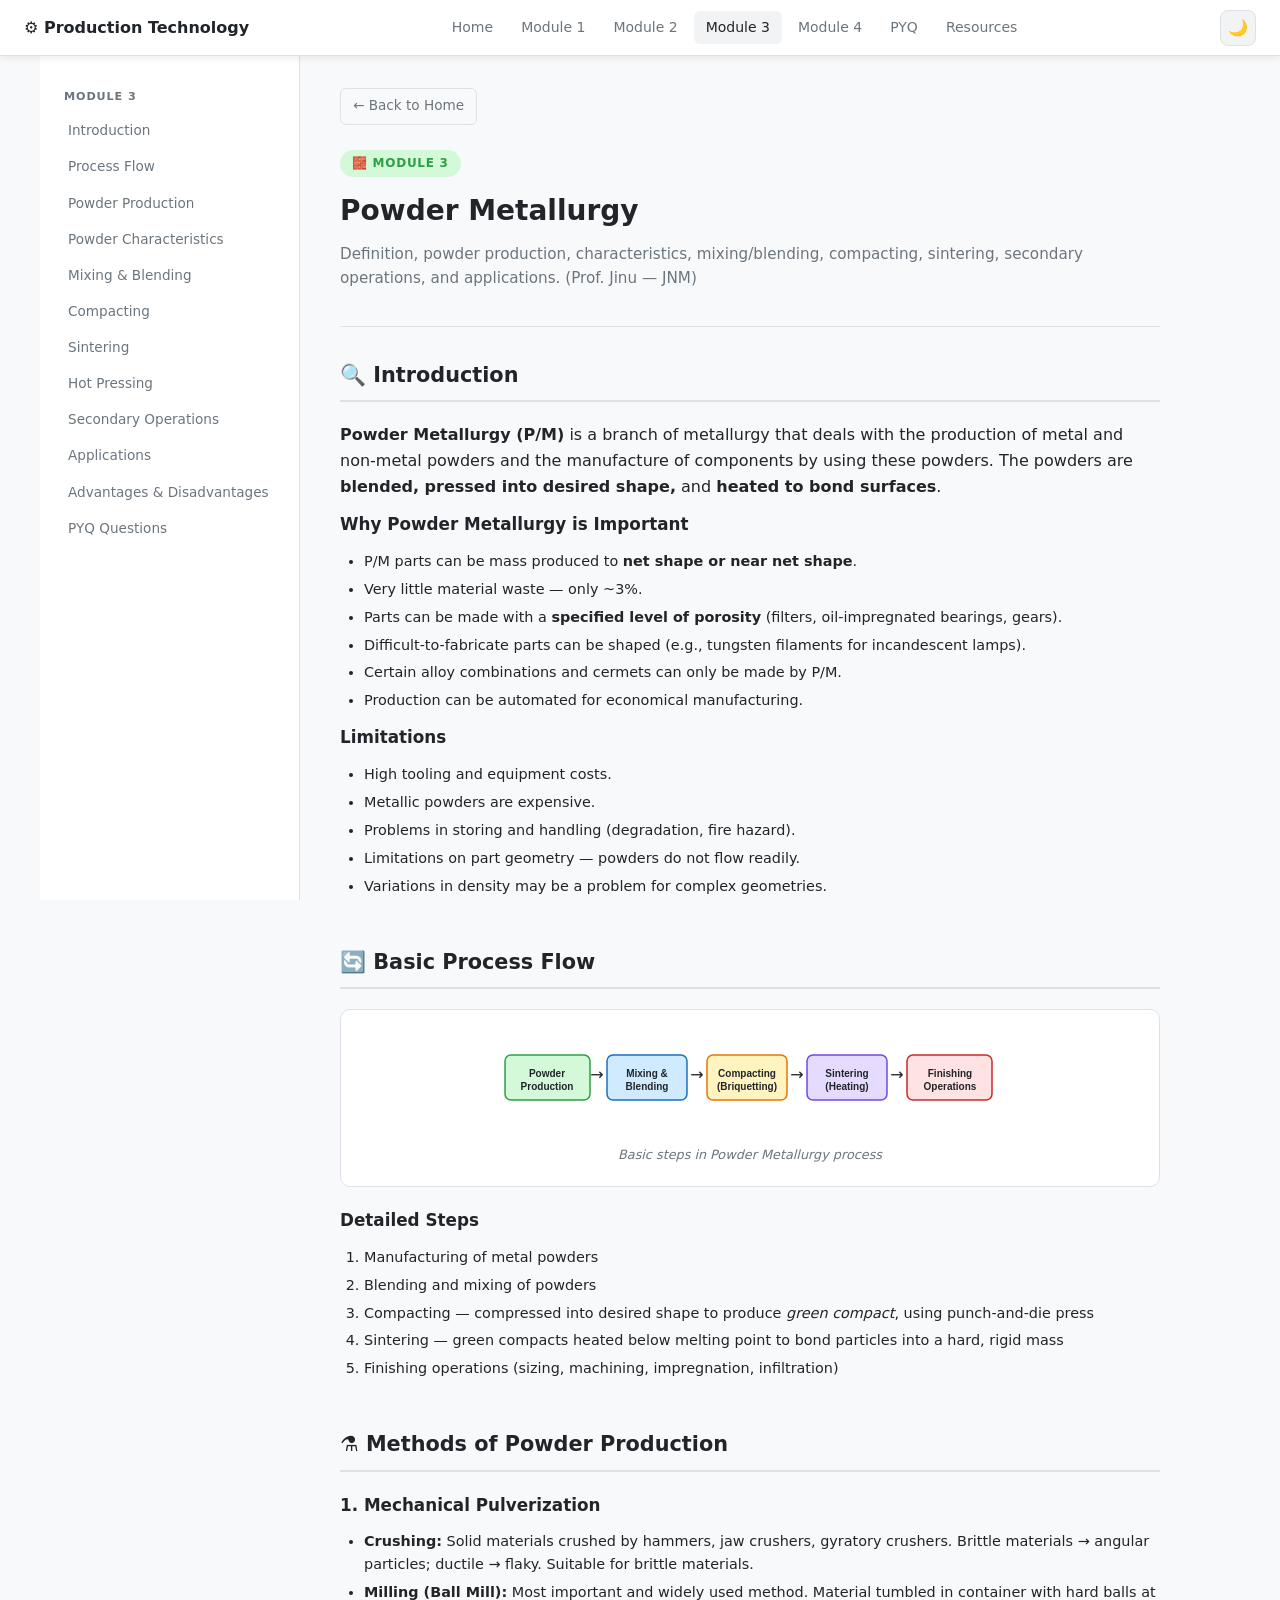
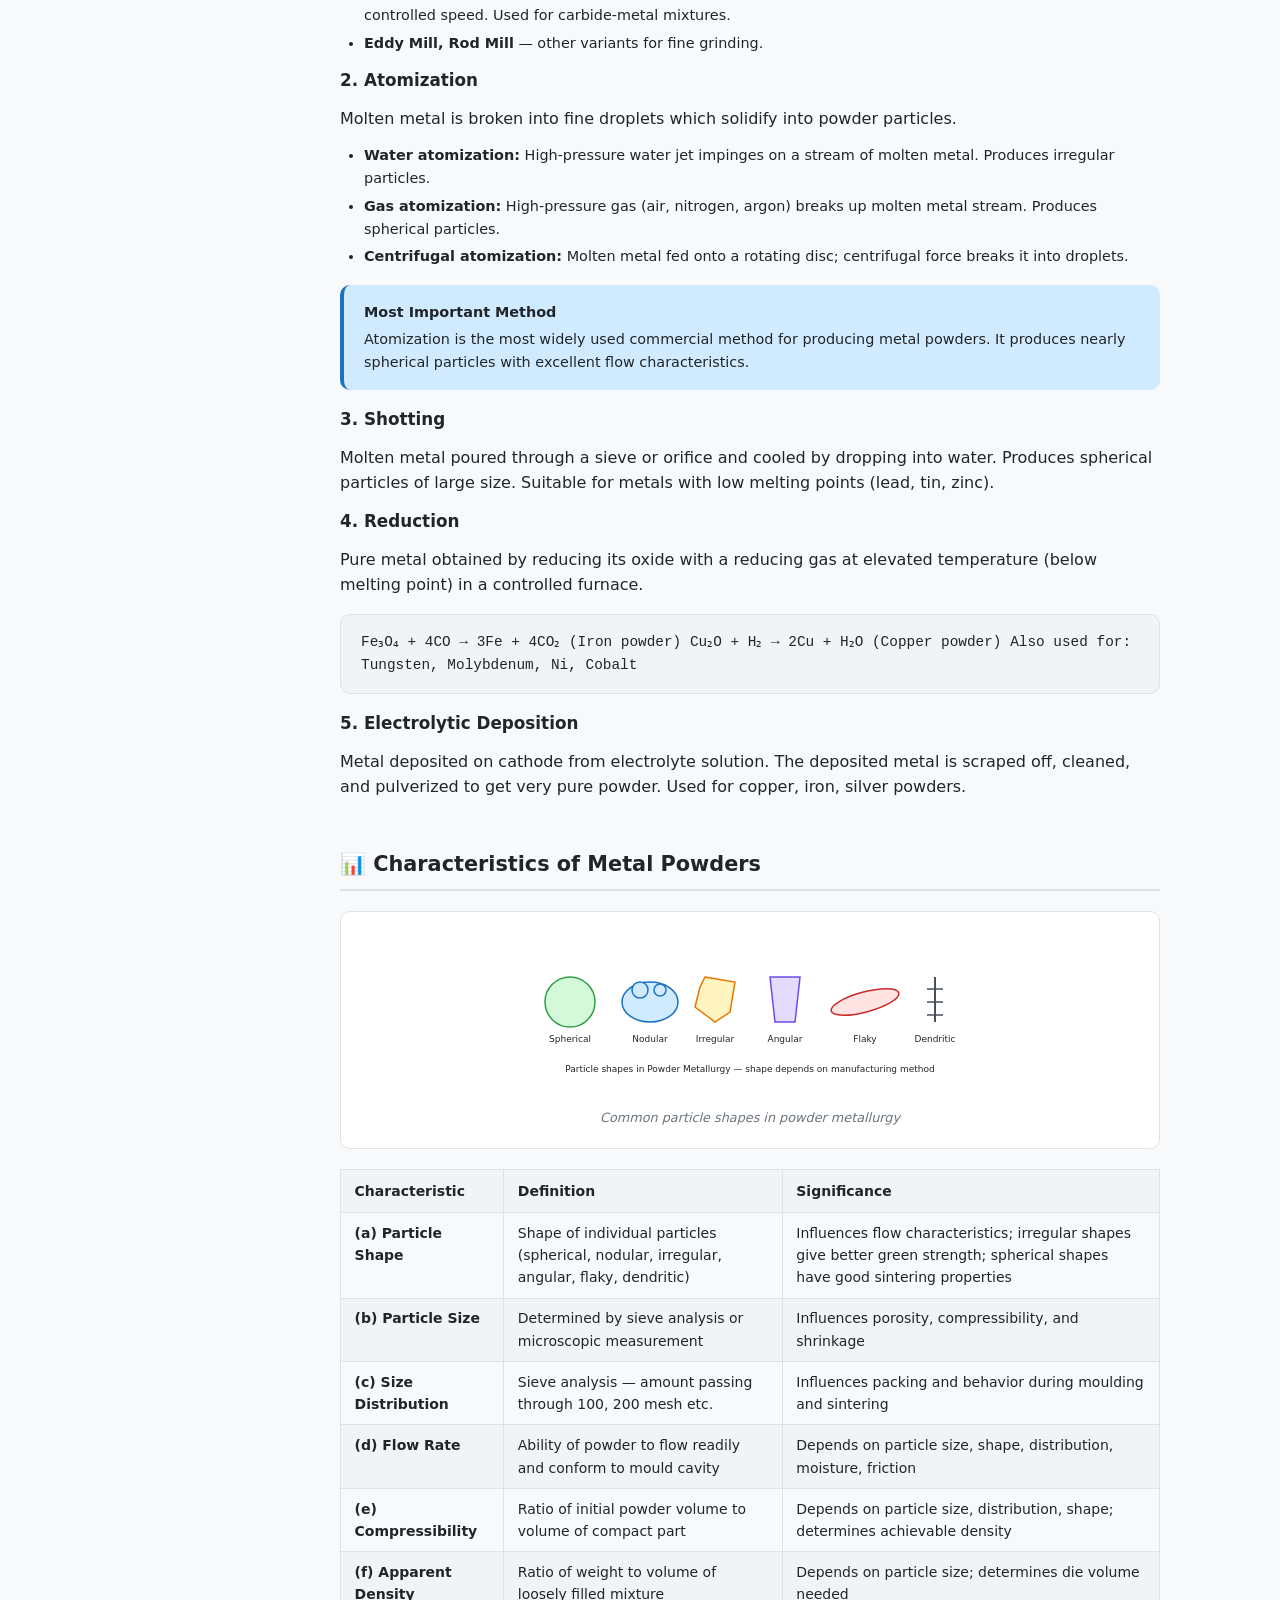
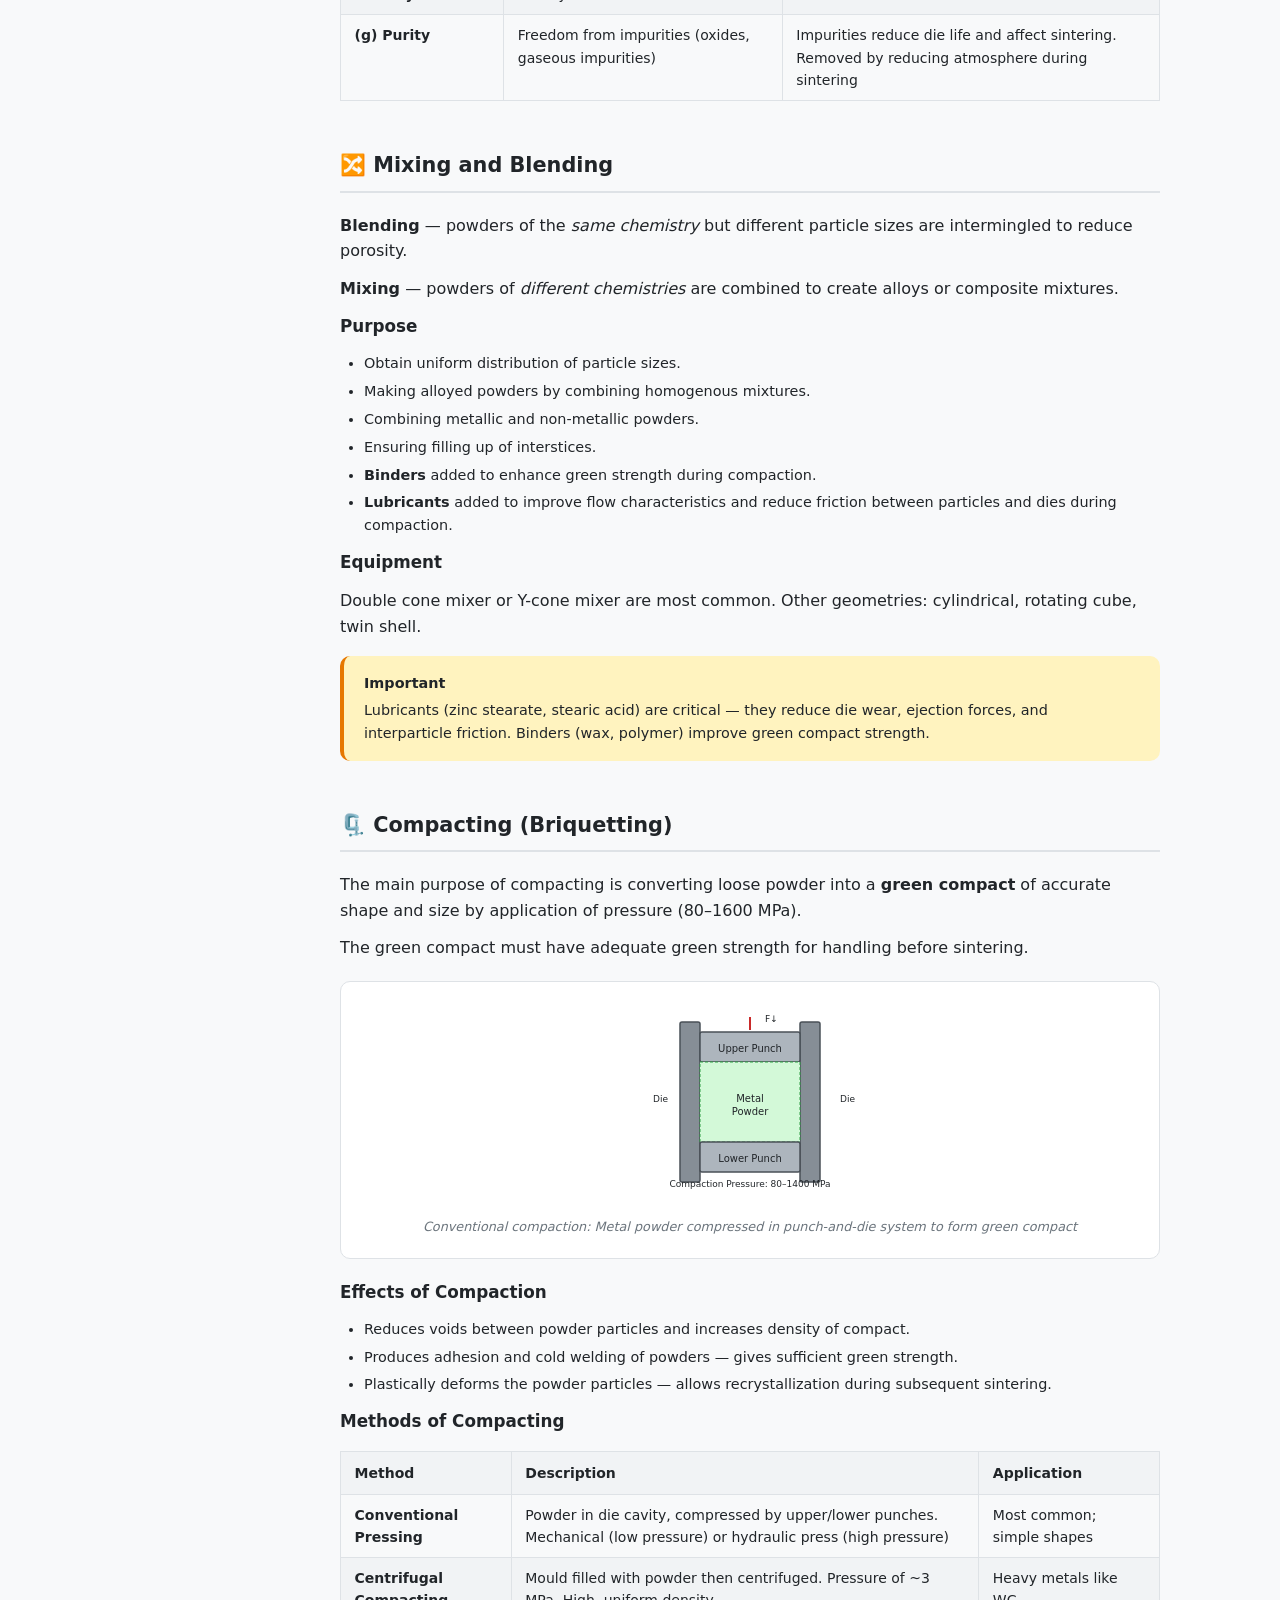
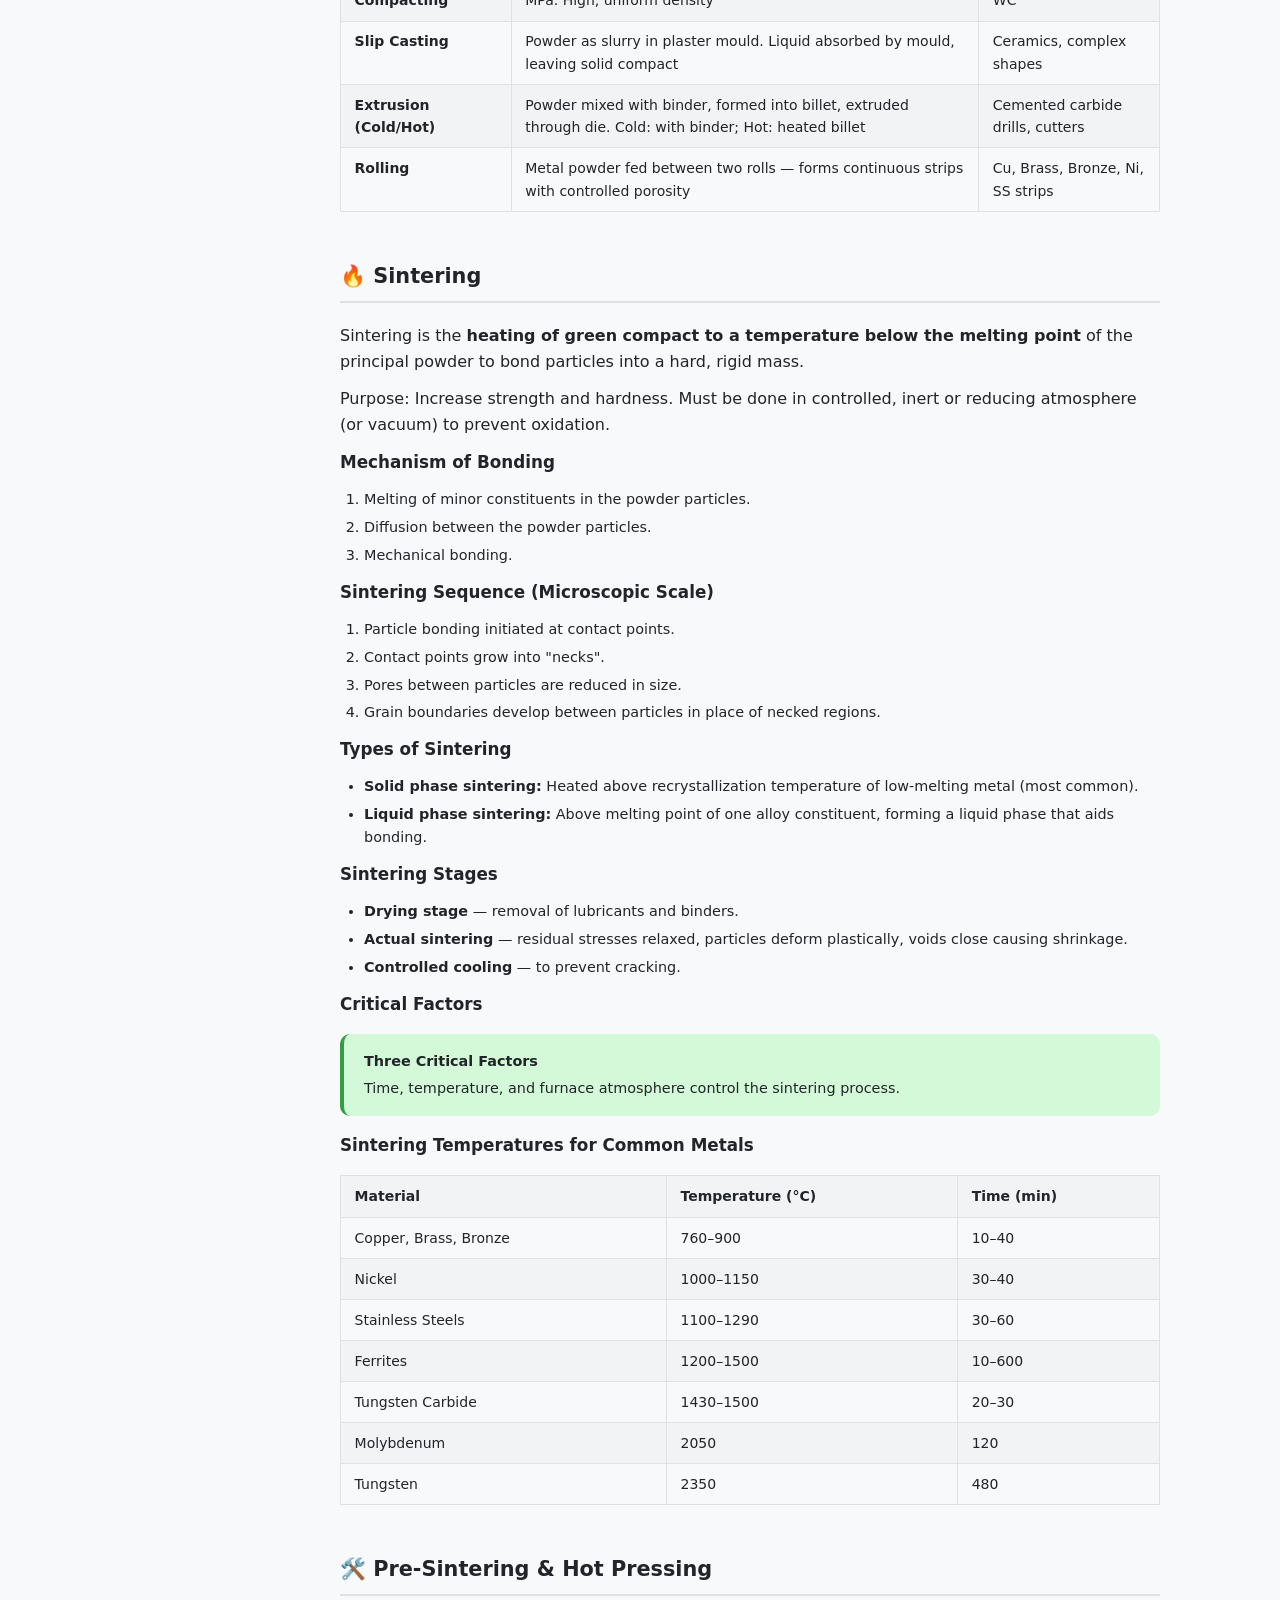
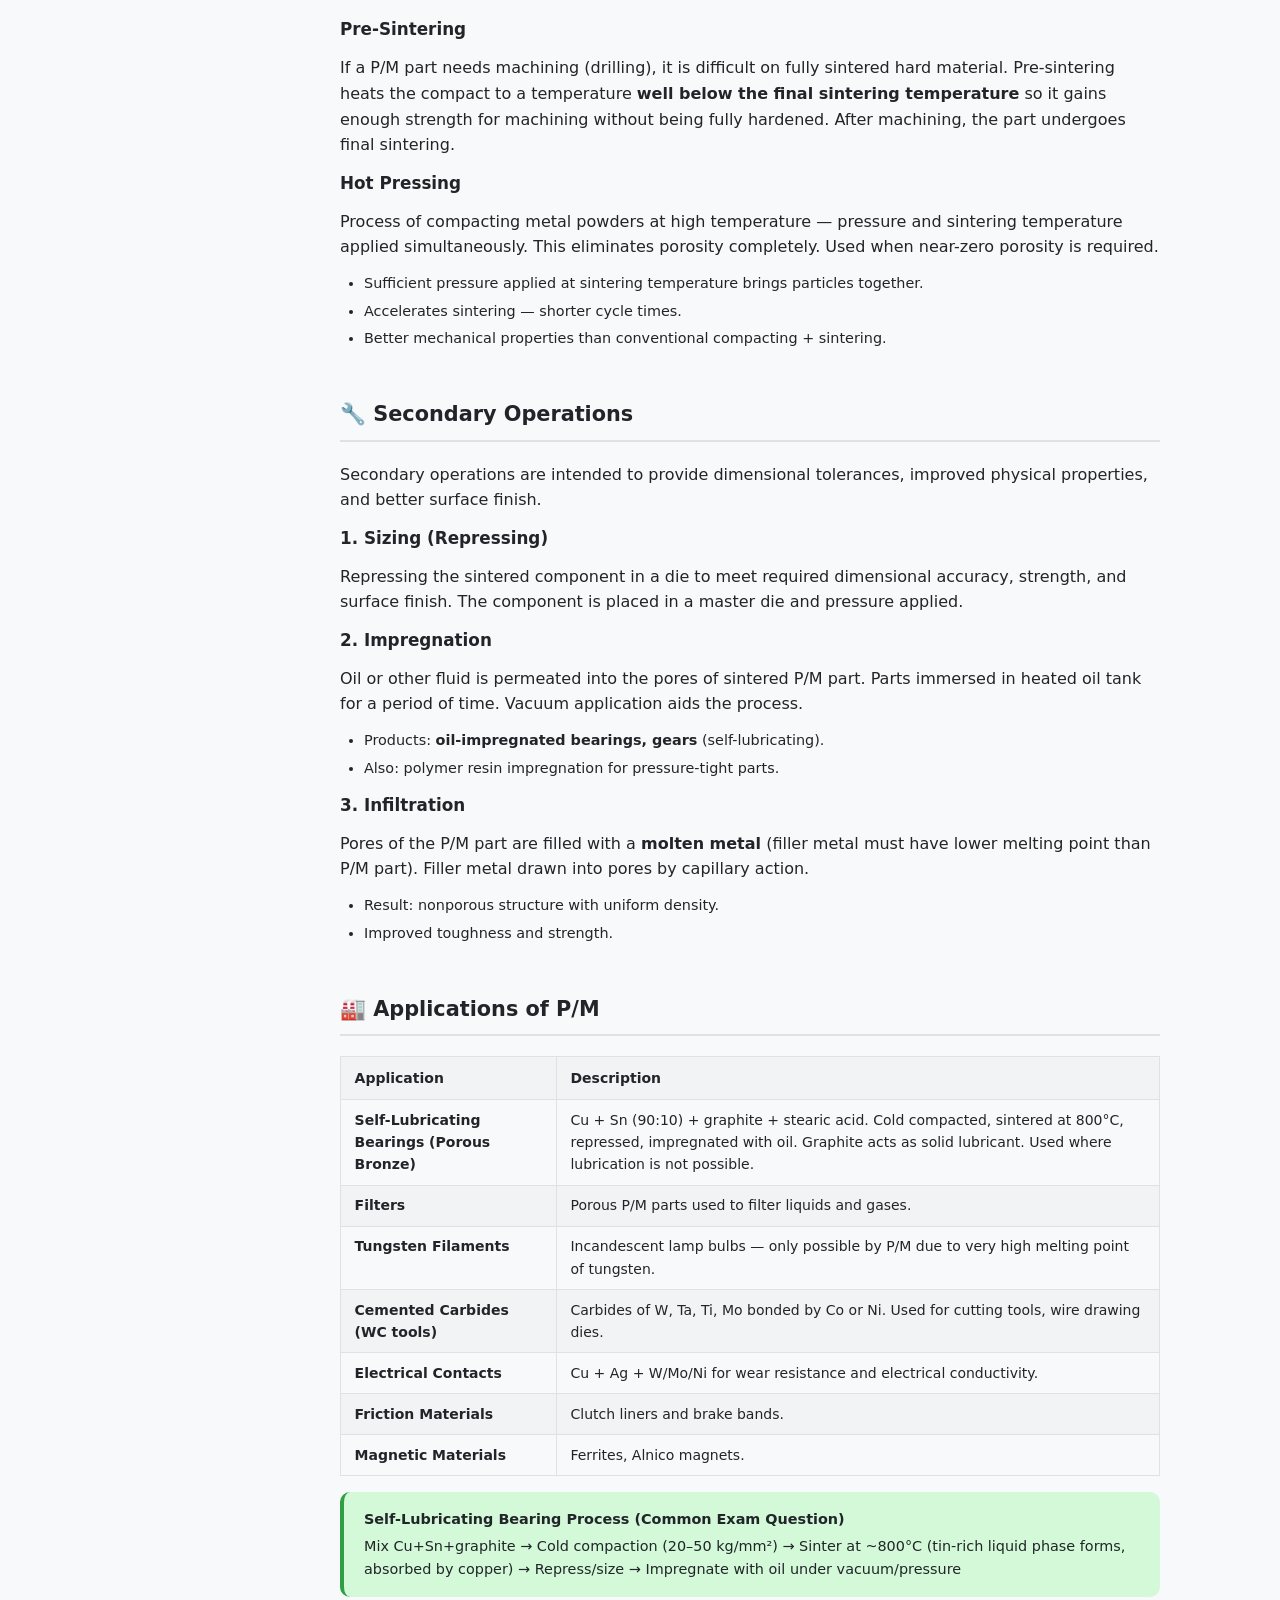
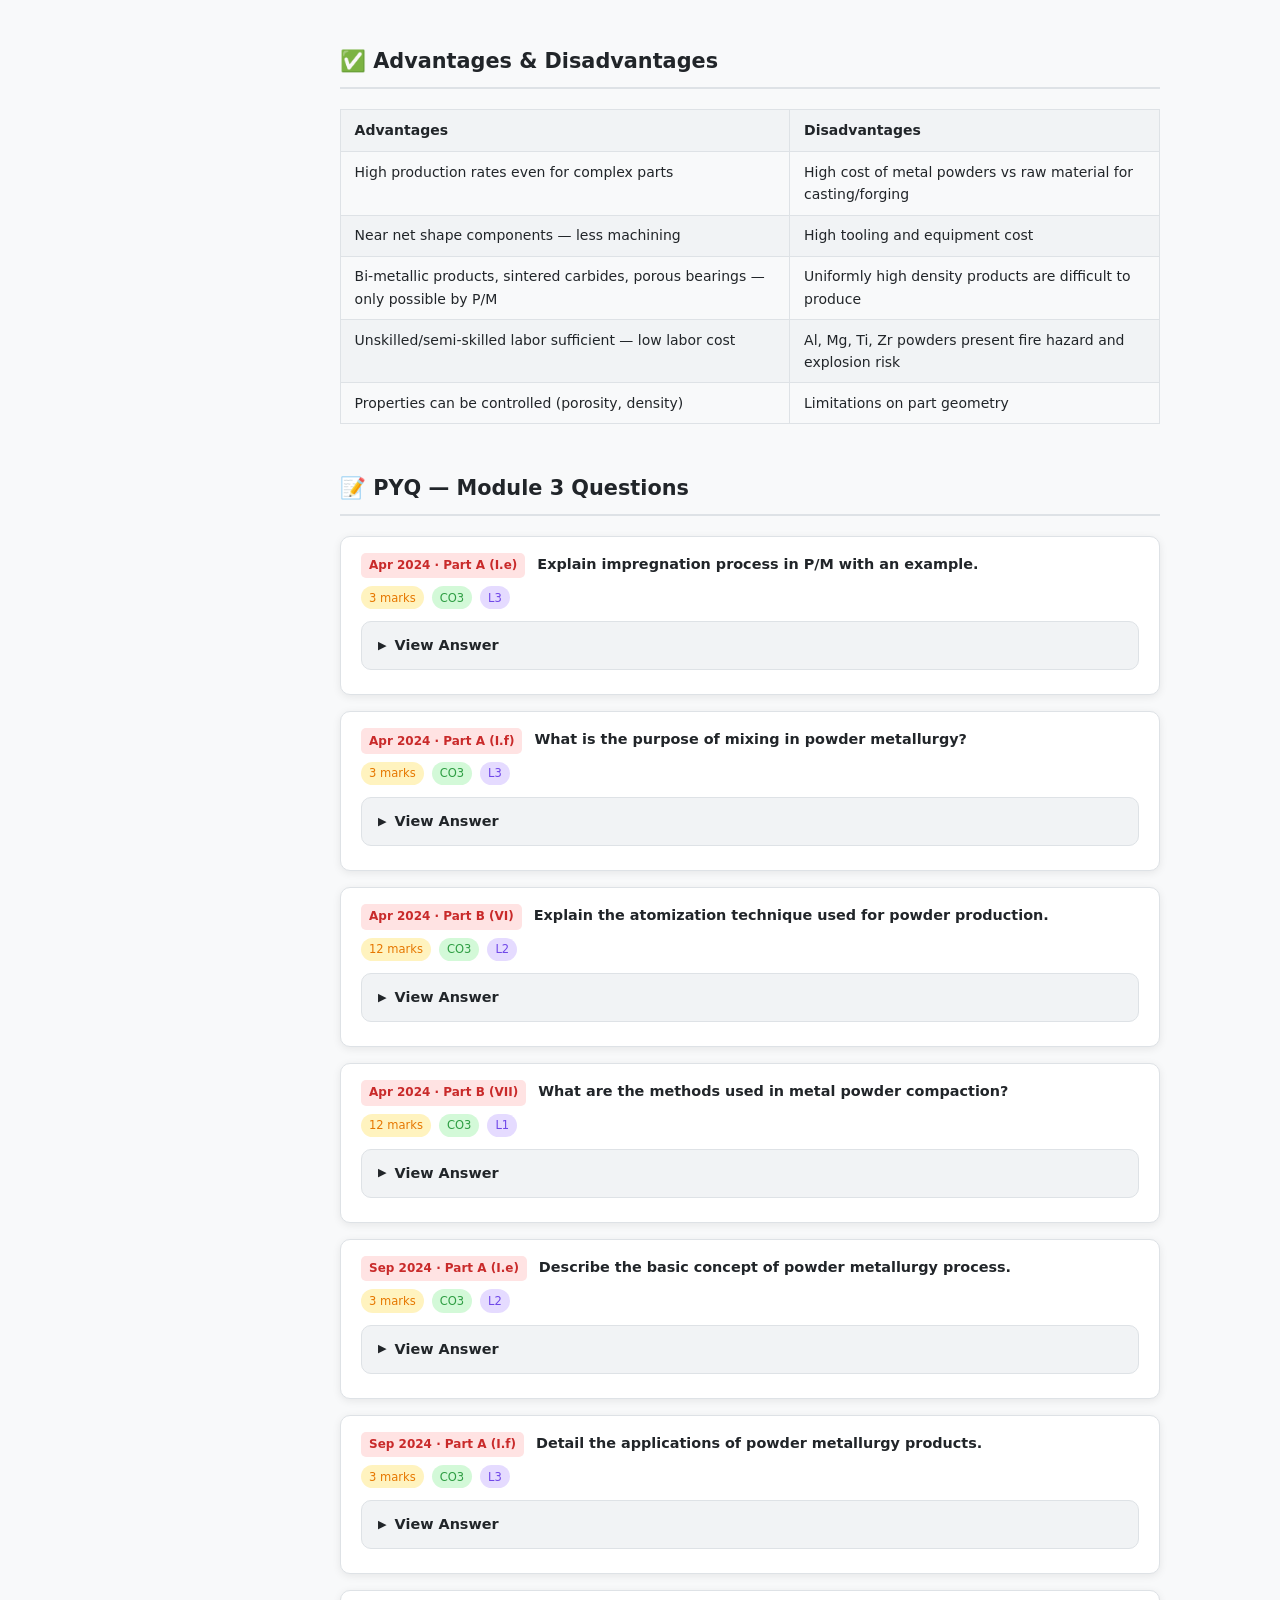
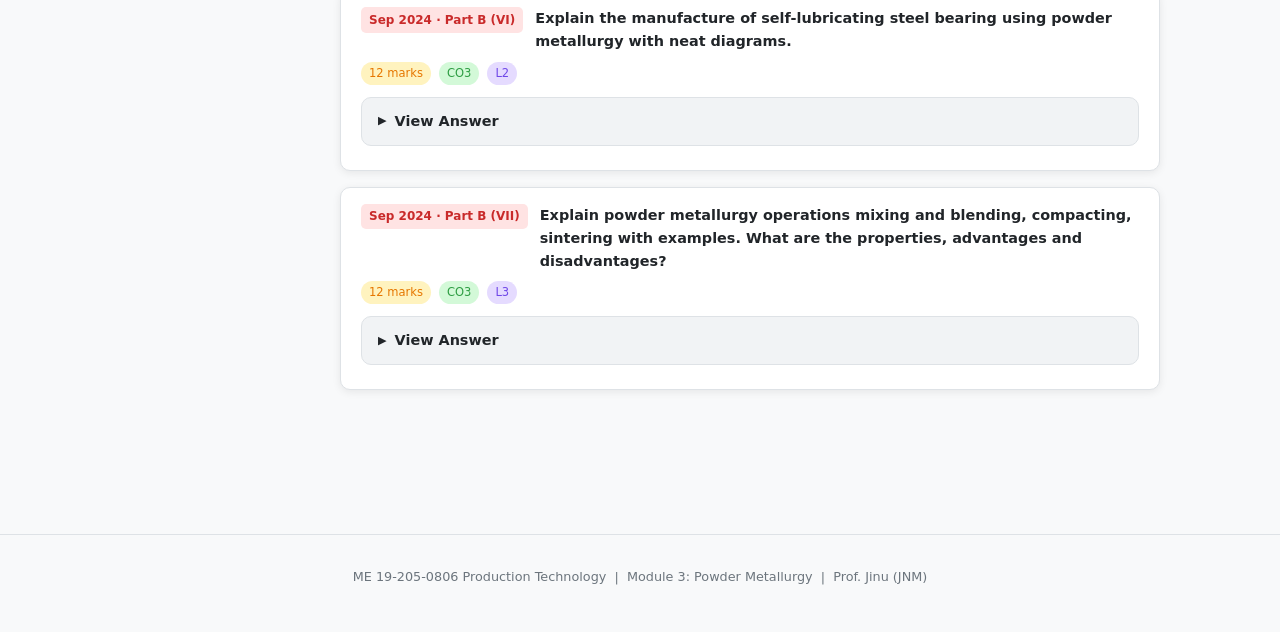
<file: module3.html>
<!DOCTYPE html>
<html lang="en">
<head>
<meta charset="UTF-8">
<meta name="viewport" content="width=device-width, initial-scale=1.0">
<title>Module 3 — Powder Metallurgy</title>
<link rel="stylesheet" href="style.css">
</head>
<body>
<nav class="topnav">
  <div class="topnav-brand">⚙️ Production Technology</div>
  <div class="topnav-links">
    <a href="index.html">Home</a>
    <a href="module1.html">Module 1</a>
    <a href="module2.html">Module 2</a>
    <a href="module3.html" class="active">Module 3</a>
    <a href="module4.html">Module 4</a>
    <a href="pyq.html">PYQ</a>
    <a href="resources.html">Resources</a>
  </div>
  <button class="theme-btn" id="theme-btn">🌙</button>
</nav>

<div class="module-layout">
<nav class="sidebar">
  <div class="sidebar-section">
    <div class="sidebar-title">Module 3</div>
    <a href="#intro">Introduction</a>
    <a href="#process-flow">Process Flow</a>
    <a href="#powder-production">Powder Production</a>
    <a href="#characteristics">Powder Characteristics</a>
    <a href="#mixing">Mixing &amp; Blending</a>
    <a href="#compacting">Compacting</a>
    <a href="#sintering">Sintering</a>
    <a href="#hot-pressing">Hot Pressing</a>
    <a href="#secondary">Secondary Operations</a>
    <a href="#applications">Applications</a>
    <a href="#adv-disadv">Advantages &amp; Disadvantages</a>
    <a href="#pyq">PYQ Questions</a>
  </div>
</nav>

<main class="content">
  <a href="index.html" class="back-btn">← Back to Home</a>

  <div class="page-header">
    <div class="module-badge mod3-badge">🧱 Module 3</div>
    <h1>Powder Metallurgy</h1>
    <p>Definition, powder production, characteristics, mixing/blending, compacting, sintering, secondary operations, and applications. (Prof. Jinu — JNM)</p>
  </div>

  <!-- ── INTRO ── -->
  <section class="section" id="intro">
    <h2 class="section-title">🔍 Introduction</h2>
    <div class="subsection">
      <p><strong>Powder Metallurgy (P/M)</strong> is a branch of metallurgy that deals with the production of metal and non-metal powders and the manufacture of components by using these powders. The powders are <strong>blended, pressed into desired shape,</strong> and <strong>heated to bond surfaces</strong>.</p>

      <h3>Why Powder Metallurgy is Important</h3>
      <ul>
        <li>P/M parts can be mass produced to <strong>net shape or near net shape</strong>.</li>
        <li>Very little material waste — only ~3%.</li>
        <li>Parts can be made with a <strong>specified level of porosity</strong> (filters, oil-impregnated bearings, gears).</li>
        <li>Difficult-to-fabricate parts can be shaped (e.g., tungsten filaments for incandescent lamps).</li>
        <li>Certain alloy combinations and cermets can only be made by P/M.</li>
        <li>Production can be automated for economical manufacturing.</li>
      </ul>

      <h3>Limitations</h3>
      <ul>
        <li>High tooling and equipment costs.</li>
        <li>Metallic powders are expensive.</li>
        <li>Problems in storing and handling (degradation, fire hazard).</li>
        <li>Limitations on part geometry — powders do not flow readily.</li>
        <li>Variations in density may be a problem for complex geometries.</li>
      </ul>
    </div>
  </section>

  <!-- ── PROCESS FLOW ── -->
  <section class="section" id="process-flow">
    <h2 class="section-title">🔄 Basic Process Flow</h2>
    <div class="subsection">
      <div class="diagram-wrap">
        <svg width="500" height="100" viewBox="0 0 500 100" xmlns="http://www.w3.org/2000/svg">
          <!-- PM Process Flow -->
          <style>.pf { font-family: sans-serif; font-size: 10px; font-weight: bold; }</style>
          <!-- Boxes -->
          <rect x="5" y="25" width="85" height="45" rx="6" fill="#d3f9d8" stroke="#2f9e44" stroke-width="1.5"/>
          <text x="47" y="47" text-anchor="middle" class="pf" fill="#2f9e44">Powder</text>
          <text x="47" y="60" text-anchor="middle" class="pf" fill="#2f9e44">Production</text>
          <text x="97" y="50" text-anchor="middle" font-size="16" fill="#6c757d">→</text>
          <rect x="107" y="25" width="80" height="45" rx="6" fill="#d0ebff" stroke="#1971c2" stroke-width="1.5"/>
          <text x="147" y="47" text-anchor="middle" class="pf" fill="#1971c2">Mixing &amp;</text>
          <text x="147" y="60" text-anchor="middle" class="pf" fill="#1971c2">Blending</text>
          <text x="197" y="50" text-anchor="middle" font-size="16" fill="#6c757d">→</text>
          <rect x="207" y="25" width="80" height="45" rx="6" fill="#fff3bf" stroke="#e67700" stroke-width="1.5"/>
          <text x="247" y="47" text-anchor="middle" class="pf" fill="#e67700">Compacting</text>
          <text x="247" y="60" text-anchor="middle" class="pf" fill="#e67700">(Briquetting)</text>
          <text x="297" y="50" text-anchor="middle" font-size="16" fill="#6c757d">→</text>
          <rect x="307" y="25" width="80" height="45" rx="6" fill="#e5dbff" stroke="#7048e8" stroke-width="1.5"/>
          <text x="347" y="47" text-anchor="middle" class="pf" fill="#7048e8">Sintering</text>
          <text x="347" y="60" text-anchor="middle" class="pf" fill="#7048e8">(Heating)</text>
          <text x="397" y="50" text-anchor="middle" font-size="16" fill="#6c757d">→</text>
          <rect x="407" y="25" width="85" height="45" rx="6" fill="#ffe3e3" stroke="#c92a2a" stroke-width="1.5"/>
          <text x="450" y="47" text-anchor="middle" class="pf" fill="#c92a2a">Finishing</text>
          <text x="450" y="60" text-anchor="middle" class="pf" fill="#c92a2a">Operations</text>
        </svg>
        <figcaption>Basic steps in Powder Metallurgy process</figcaption>
      </div>

      <h3>Detailed Steps</h3>
      <ol>
        <li>Manufacturing of metal powders</li>
        <li>Blending and mixing of powders</li>
        <li>Compacting — compressed into desired shape to produce <em>green compact</em>, using punch-and-die press</li>
        <li>Sintering — green compacts heated below melting point to bond particles into a hard, rigid mass</li>
        <li>Finishing operations (sizing, machining, impregnation, infiltration)</li>
      </ol>
    </div>
  </section>

  <!-- ── POWDER PRODUCTION ── -->
  <section class="section" id="powder-production">
    <h2 class="section-title">⚗️ Methods of Powder Production</h2>
    <div class="subsection">

      <h3>1. Mechanical Pulverization</h3>
      <ul>
        <li><strong>Crushing:</strong> Solid materials crushed by hammers, jaw crushers, gyratory crushers. Brittle materials → angular particles; ductile → flaky. Suitable for brittle materials.</li>
        <li><strong>Milling (Ball Mill):</strong> Most important and widely used method. Material tumbled in container with hard balls at controlled speed. Used for carbide-metal mixtures.</li>
        <li><strong>Eddy Mill, Rod Mill</strong> — other variants for fine grinding.</li>
      </ul>

      <h3>2. Atomization</h3>
      <p>Molten metal is broken into fine droplets which solidify into powder particles.</p>
      <ul>
        <li><strong>Water atomization:</strong> High-pressure water jet impinges on a stream of molten metal. Produces irregular particles.</li>
        <li><strong>Gas atomization:</strong> High-pressure gas (air, nitrogen, argon) breaks up molten metal stream. Produces spherical particles.</li>
        <li><strong>Centrifugal atomization:</strong> Molten metal fed onto a rotating disc; centrifugal force breaks it into droplets.</li>
      </ul>
      <div class="callout callout-info">
        <strong>Most Important Method</strong>
        Atomization is the most widely used commercial method for producing metal powders. It produces nearly spherical particles with excellent flow characteristics.
      </div>

      <h3>3. Shotting</h3>
      <p>Molten metal poured through a sieve or orifice and cooled by dropping into water. Produces spherical particles of large size. Suitable for metals with low melting points (lead, tin, zinc).</p>

      <h3>4. Reduction</h3>
      <p>Pure metal obtained by reducing its oxide with a reducing gas at elevated temperature (below melting point) in a controlled furnace.</p>
      <div class="formula-box">
        Fe₃O₄ + 4CO → 3Fe + 4CO₂     (Iron powder)
        Cu₂O + H₂ → 2Cu + H₂O        (Copper powder)

        Also used for: Tungsten, Molybdenum, Ni, Cobalt
      </div>

      <h3>5. Electrolytic Deposition</h3>
      <p>Metal deposited on cathode from electrolyte solution. The deposited metal is scraped off, cleaned, and pulverized to get very pure powder. Used for copper, iron, silver powders.</p>
    </div>
  </section>

  <!-- ── CHARACTERISTICS ── -->
  <section class="section" id="characteristics">
    <h2 class="section-title">📊 Characteristics of Metal Powders</h2>
    <div class="subsection">
      <div class="diagram-wrap">
        <svg width="460" height="160" viewBox="0 0 460 160" xmlns="http://www.w3.org/2000/svg">
          <!-- Particle shapes -->
          <!-- Spherical -->
          <circle cx="50" cy="70" r="25" fill="#d3f9d8" stroke="#2f9e44" stroke-width="1.5"/>
          <text x="50" y="110" text-anchor="middle" font-size="9" fill="#2f9e44">Spherical</text>
          <!-- Nodular -->
          <ellipse cx="130" cy="70" rx="28" ry="20" fill="#d0ebff" stroke="#1971c2" stroke-width="1.5"/>
          <circle cx="120" cy="58" r="8" fill="#d0ebff" stroke="#1971c2" stroke-width="1.5"/>
          <circle cx="140" cy="58" r="6" fill="#d0ebff" stroke="#1971c2" stroke-width="1.5"/>
          <text x="130" y="110" text-anchor="middle" font-size="9" fill="#1971c2">Nodular</text>
          <!-- Irregular -->
          <polygon points="185,45 215,50 210,80 195,90 175,75 180,55" fill="#fff3bf" stroke="#e67700" stroke-width="1.5"/>
          <text x="195" y="110" text-anchor="middle" font-size="9" fill="#e67700">Irregular</text>
          <!-- Angular -->
          <polygon points="250,45 280,45 275,90 255,90" fill="#e5dbff" stroke="#7048e8" stroke-width="1.5"/>
          <text x="265" y="110" text-anchor="middle" font-size="9" fill="#7048e8">Angular</text>
          <!-- Flaky -->
          <ellipse cx="345" cy="70" rx="35" ry="10" fill="#ffe3e3" stroke="#c92a2a" stroke-width="1.5" transform="rotate(-15, 345, 70)"/>
          <text x="345" y="110" text-anchor="middle" font-size="9" fill="#c92a2a">Flaky</text>
          <!-- Dendritic -->
          <line x1="415" y1="45" x2="415" y2="90" stroke="#495057" stroke-width="2"/>
          <line x1="407" y1="57" x2="423" y2="57" stroke="#495057" stroke-width="1.5"/>
          <line x1="407" y1="70" x2="423" y2="70" stroke="#495057" stroke-width="1.5"/>
          <line x1="407" y1="83" x2="423" y2="83" stroke="#495057" stroke-width="1.5"/>
          <text x="415" y="110" text-anchor="middle" font-size="9" fill="#495057">Dendritic</text>
          <text x="230" y="140" text-anchor="middle" font-size="9" fill="#6c757d">Particle shapes in Powder Metallurgy — shape depends on manufacturing method</text>
        </svg>
        <figcaption>Common particle shapes in powder metallurgy</figcaption>
      </div>

      <div class="table-wrap">
        <table>
          <thead><tr><th>Characteristic</th><th>Definition</th><th>Significance</th></tr></thead>
          <tbody>
            <tr><td><strong>(a) Particle Shape</strong></td><td>Shape of individual particles (spherical, nodular, irregular, angular, flaky, dendritic)</td><td>Influences flow characteristics; irregular shapes give better green strength; spherical shapes have good sintering properties</td></tr>
            <tr><td><strong>(b) Particle Size</strong></td><td>Determined by sieve analysis or microscopic measurement</td><td>Influences porosity, compressibility, and shrinkage</td></tr>
            <tr><td><strong>(c) Size Distribution</strong></td><td>Sieve analysis — amount passing through 100, 200 mesh etc.</td><td>Influences packing and behavior during moulding and sintering</td></tr>
            <tr><td><strong>(d) Flow Rate</strong></td><td>Ability of powder to flow readily and conform to mould cavity</td><td>Depends on particle size, shape, distribution, moisture, friction</td></tr>
            <tr><td><strong>(e) Compressibility</strong></td><td>Ratio of initial powder volume to volume of compact part</td><td>Depends on particle size, distribution, shape; determines achievable density</td></tr>
            <tr><td><strong>(f) Apparent Density</strong></td><td>Ratio of weight to volume of loosely filled mixture</td><td>Depends on particle size; determines die volume needed</td></tr>
            <tr><td><strong>(g) Purity</strong></td><td>Freedom from impurities (oxides, gaseous impurities)</td><td>Impurities reduce die life and affect sintering. Removed by reducing atmosphere during sintering</td></tr>
          </tbody>
        </table>
      </div>
    </div>
  </section>

  <!-- ── MIXING ── -->
  <section class="section" id="mixing">
    <h2 class="section-title">🔀 Mixing and Blending</h2>
    <div class="subsection">
      <p><strong>Blending</strong> — powders of the <em>same chemistry</em> but different particle sizes are intermingled to reduce porosity.</p>
      <p><strong>Mixing</strong> — powders of <em>different chemistries</em> are combined to create alloys or composite mixtures.</p>
      <h3>Purpose</h3>
      <ul>
        <li>Obtain uniform distribution of particle sizes.</li>
        <li>Making alloyed powders by combining homogenous mixtures.</li>
        <li>Combining metallic and non-metallic powders.</li>
        <li>Ensuring filling up of interstices.</li>
        <li><strong>Binders</strong> added to enhance green strength during compaction.</li>
        <li><strong>Lubricants</strong> added to improve flow characteristics and reduce friction between particles and dies during compaction.</li>
      </ul>
      <h3>Equipment</h3>
      <p>Double cone mixer or Y-cone mixer are most common. Other geometries: cylindrical, rotating cube, twin shell.</p>
      <div class="callout callout-warn">
        <strong>Important</strong>
        Lubricants (zinc stearate, stearic acid) are critical — they reduce die wear, ejection forces, and interparticle friction. Binders (wax, polymer) improve green compact strength.
      </div>
    </div>
  </section>

  <!-- ── COMPACTING ── -->
  <section class="section" id="compacting">
    <h2 class="section-title">🗜️ Compacting (Briquetting)</h2>
    <div class="subsection">
      <p>The main purpose of compacting is converting loose powder into a <strong>green compact</strong> of accurate shape and size by application of pressure (80–1600 MPa).</p>
      <p>The green compact must have adequate green strength for handling before sintering.</p>

      <div class="diagram-wrap">
        <svg width="300" height="200" viewBox="0 0 300 200" xmlns="http://www.w3.org/2000/svg">
          <!-- Compaction die cross-section -->
          <!-- Die walls -->
          <rect x="80" y="20" width="20" height="160" rx="2" fill="#868e96" stroke="#495057" stroke-width="1.5"/>
          <rect x="200" y="20" width="20" height="160" rx="2" fill="#868e96" stroke="#495057" stroke-width="1.5"/>
          <!-- Upper punch -->
          <rect x="100" y="30" width="100" height="30" rx="2" fill="#adb5bd" stroke="#495057" stroke-width="1.5"/>
          <text x="150" y="50" text-anchor="middle" font-size="10" fill="#212529">Upper Punch</text>
          <!-- Arrow down -->
          <line x1="150" y1="15" x2="150" y2="28" stroke="#c92a2a" stroke-width="2" marker-end="url(#arr)"/>
          <text x="165" y="20" font-size="9" fill="#c92a2a">F↓</text>
          <!-- Powder in die cavity -->
          <rect x="100" y="60" width="100" height="80" fill="#d3f9d8" stroke="#2f9e44" stroke-width="1" stroke-dasharray="3,2"/>
          <text x="150" y="100" text-anchor="middle" font-size="10" fill="#2f9e44">Metal</text>
          <text x="150" y="113" text-anchor="middle" font-size="10" fill="#2f9e44">Powder</text>
          <!-- Lower punch -->
          <rect x="100" y="140" width="100" height="30" rx="2" fill="#adb5bd" stroke="#495057" stroke-width="1.5"/>
          <text x="150" y="160" text-anchor="middle" font-size="10" fill="#212529">Lower Punch</text>
          <!-- Die label -->
          <text x="68" y="100" text-anchor="end" font-size="9" fill="#6c757d">Die</text>
          <text x="240" y="100" font-size="9" fill="#6c757d">Die</text>
          <!-- Pressure labels -->
          <text x="150" y="185" text-anchor="middle" font-size="9" fill="#6c757d">Compaction Pressure: 80–1400 MPa</text>
        </svg>
        <figcaption>Conventional compaction: Metal powder compressed in punch-and-die system to form green compact</figcaption>
      </div>

      <h3>Effects of Compaction</h3>
      <ul>
        <li>Reduces voids between powder particles and increases density of compact.</li>
        <li>Produces adhesion and cold welding of powders — gives sufficient green strength.</li>
        <li>Plastically deforms the powder particles — allows recrystallization during subsequent sintering.</li>
      </ul>

      <h3>Methods of Compacting</h3>
      <div class="table-wrap">
        <table>
          <thead><tr><th>Method</th><th>Description</th><th>Application</th></tr></thead>
          <tbody>
            <tr><td><strong>Conventional Pressing</strong></td><td>Powder in die cavity, compressed by upper/lower punches. Mechanical (low pressure) or hydraulic press (high pressure)</td><td>Most common; simple shapes</td></tr>
            <tr><td><strong>Centrifugal Compacting</strong></td><td>Mould filled with powder then centrifuged. Pressure of ~3 MPa. High, uniform density</td><td>Heavy metals like WC</td></tr>
            <tr><td><strong>Slip Casting</strong></td><td>Powder as slurry in plaster mould. Liquid absorbed by mould, leaving solid compact</td><td>Ceramics, complex shapes</td></tr>
            <tr><td><strong>Extrusion (Cold/Hot)</strong></td><td>Powder mixed with binder, formed into billet, extruded through die. Cold: with binder; Hot: heated billet</td><td>Cemented carbide drills, cutters</td></tr>
            <tr><td><strong>Rolling</strong></td><td>Metal powder fed between two rolls — forms continuous strips with controlled porosity</td><td>Cu, Brass, Bronze, Ni, SS strips</td></tr>
          </tbody>
        </table>
      </div>
    </div>
  </section>

  <!-- ── SINTERING ── -->
  <section class="section" id="sintering">
    <h2 class="section-title">🔥 Sintering</h2>
    <div class="subsection">
      <p>Sintering is the <strong>heating of green compact to a temperature below the melting point</strong> of the principal powder to bond particles into a hard, rigid mass.</p>
      <p>Purpose: Increase strength and hardness. Must be done in controlled, inert or reducing atmosphere (or vacuum) to prevent oxidation.</p>

      <h3>Mechanism of Bonding</h3>
      <ol>
        <li>Melting of minor constituents in the powder particles.</li>
        <li>Diffusion between the powder particles.</li>
        <li>Mechanical bonding.</li>
      </ol>

      <h3>Sintering Sequence (Microscopic Scale)</h3>
      <ol>
        <li>Particle bonding initiated at contact points.</li>
        <li>Contact points grow into "necks".</li>
        <li>Pores between particles are reduced in size.</li>
        <li>Grain boundaries develop between particles in place of necked regions.</li>
      </ol>

      <h3>Types of Sintering</h3>
      <ul>
        <li><strong>Solid phase sintering:</strong> Heated above recrystallization temperature of low-melting metal (most common).</li>
        <li><strong>Liquid phase sintering:</strong> Above melting point of one alloy constituent, forming a liquid phase that aids bonding.</li>
      </ul>

      <h3>Sintering Stages</h3>
      <ul>
        <li><strong>Drying stage</strong> — removal of lubricants and binders.</li>
        <li><strong>Actual sintering</strong> — residual stresses relaxed, particles deform plastically, voids close causing shrinkage.</li>
        <li><strong>Controlled cooling</strong> — to prevent cracking.</li>
      </ul>

      <h3>Critical Factors</h3>
      <div class="callout callout-tip">
        <strong>Three Critical Factors</strong>
        Time, temperature, and furnace atmosphere control the sintering process.
      </div>

      <h3>Sintering Temperatures for Common Metals</h3>
      <div class="table-wrap">
        <table>
          <thead><tr><th>Material</th><th>Temperature (°C)</th><th>Time (min)</th></tr></thead>
          <tbody>
            <tr><td>Copper, Brass, Bronze</td><td>760–900</td><td>10–40</td></tr>
            <tr><td>Nickel</td><td>1000–1150</td><td>30–40</td></tr>
            <tr><td>Stainless Steels</td><td>1100–1290</td><td>30–60</td></tr>
            <tr><td>Ferrites</td><td>1200–1500</td><td>10–600</td></tr>
            <tr><td>Tungsten Carbide</td><td>1430–1500</td><td>20–30</td></tr>
            <tr><td>Molybdenum</td><td>2050</td><td>120</td></tr>
            <tr><td>Tungsten</td><td>2350</td><td>480</td></tr>
          </tbody>
        </table>
      </div>
    </div>
  </section>

  <!-- ── PRE-SINTERING ── -->
  <section class="section" id="hot-pressing">
    <h2 class="section-title">🛠️ Pre-Sintering &amp; Hot Pressing</h2>
    <div class="subsection">
      <h3>Pre-Sintering</h3>
      <p>If a P/M part needs machining (drilling), it is difficult on fully sintered hard material. Pre-sintering heats the compact to a temperature <strong>well below the final sintering temperature</strong> so it gains enough strength for machining without being fully hardened. After machining, the part undergoes final sintering.</p>

      <h3>Hot Pressing</h3>
      <p>Process of compacting metal powders at high temperature — pressure and sintering temperature applied simultaneously. This eliminates porosity completely. Used when near-zero porosity is required.</p>
      <ul>
        <li>Sufficient pressure applied at sintering temperature brings particles together.</li>
        <li>Accelerates sintering — shorter cycle times.</li>
        <li>Better mechanical properties than conventional compacting + sintering.</li>
      </ul>
    </div>
  </section>

  <!-- ── SECONDARY OPERATIONS ── -->
  <section class="section" id="secondary">
    <h2 class="section-title">🔧 Secondary Operations</h2>
    <div class="subsection">
      <p>Secondary operations are intended to provide dimensional tolerances, improved physical properties, and better surface finish.</p>

      <h3>1. Sizing (Repressing)</h3>
      <p>Repressing the sintered component in a die to meet required dimensional accuracy, strength, and surface finish. The component is placed in a master die and pressure applied.</p>

      <h3>2. Impregnation</h3>
      <p>Oil or other fluid is permeated into the pores of sintered P/M part. Parts immersed in heated oil tank for a period of time. Vacuum application aids the process.</p>
      <ul>
        <li>Products: <strong>oil-impregnated bearings, gears</strong> (self-lubricating).</li>
        <li>Also: polymer resin impregnation for pressure-tight parts.</li>
      </ul>

      <h3>3. Infiltration</h3>
      <p>Pores of the P/M part are filled with a <strong>molten metal</strong> (filler metal must have lower melting point than P/M part). Filler metal drawn into pores by capillary action.</p>
      <ul>
        <li>Result: nonporous structure with uniform density.</li>
        <li>Improved toughness and strength.</li>
      </ul>
    </div>
  </section>

  <!-- ── APPLICATIONS ── -->
  <section class="section" id="applications">
    <h2 class="section-title">🏭 Applications of P/M</h2>
    <div class="subsection">
      <div class="table-wrap">
        <table>
          <thead><tr><th>Application</th><th>Description</th></tr></thead>
          <tbody>
            <tr><td><strong>Self-Lubricating Bearings (Porous Bronze)</strong></td><td>Cu + Sn (90:10) + graphite + stearic acid. Cold compacted, sintered at 800°C, repressed, impregnated with oil. Graphite acts as solid lubricant. Used where lubrication is not possible.</td></tr>
            <tr><td><strong>Filters</strong></td><td>Porous P/M parts used to filter liquids and gases.</td></tr>
            <tr><td><strong>Tungsten Filaments</strong></td><td>Incandescent lamp bulbs — only possible by P/M due to very high melting point of tungsten.</td></tr>
            <tr><td><strong>Cemented Carbides (WC tools)</strong></td><td>Carbides of W, Ta, Ti, Mo bonded by Co or Ni. Used for cutting tools, wire drawing dies.</td></tr>
            <tr><td><strong>Electrical Contacts</strong></td><td>Cu + Ag + W/Mo/Ni for wear resistance and electrical conductivity.</td></tr>
            <tr><td><strong>Friction Materials</strong></td><td>Clutch liners and brake bands.</td></tr>
            <tr><td><strong>Magnetic Materials</strong></td><td>Ferrites, Alnico magnets.</td></tr>
          </tbody>
        </table>
      </div>

      <div class="callout callout-tip">
        <strong>Self-Lubricating Bearing Process (Common Exam Question)</strong>
        Mix Cu+Sn+graphite → Cold compaction (20–50 kg/mm²) → Sinter at ~800°C (tin-rich liquid phase forms, absorbed by copper) → Repress/size → Impregnate with oil under vacuum/pressure
      </div>
    </div>
  </section>

  <!-- ── ADV/DISADV ── -->
  <section class="section" id="adv-disadv">
    <h2 class="section-title">✅ Advantages &amp; Disadvantages</h2>
    <div class="subsection">
      <div class="table-wrap">
        <table>
          <thead><tr><th>Advantages</th><th>Disadvantages</th></tr></thead>
          <tbody>
            <tr><td>High production rates even for complex parts</td><td>High cost of metal powders vs raw material for casting/forging</td></tr>
            <tr><td>Near net shape components — less machining</td><td>High tooling and equipment cost</td></tr>
            <tr><td>Bi-metallic products, sintered carbides, porous bearings — only possible by P/M</td><td>Uniformly high density products are difficult to produce</td></tr>
            <tr><td>Unskilled/semi-skilled labor sufficient — low labor cost</td><td>Al, Mg, Ti, Zr powders present fire hazard and explosion risk</td></tr>
            <tr><td>Properties can be controlled (porosity, density)</td><td>Limitations on part geometry</td></tr>
          </tbody>
        </table>
      </div>
    </div>
  </section>

  <!-- ── PYQ ── -->
  <section class="section" id="pyq">
    <h2 class="section-title">📝 PYQ — Module 3 Questions</h2>

    <div class="pyq-card">
      <div class="pyq-header"><span class="pyq-num">Apr 2024 · Part A (I.e)</span><span class="pyq-q">Explain impregnation process in P/M with an example.</span></div>
      <div class="pyq-meta"><span class="pyq-tag tag-marks">3 marks</span><span class="pyq-tag tag-co">CO3</span><span class="pyq-tag tag-mod">L3</span></div>
      <details class="accordion"><summary>View Answer</summary><div class="accordion-body">
        <p>Impregnation is the process where oil or other fluid is permeated into the pores of a sintered P/M part. Parts are immersed in a tank of heated oil; application of vacuum aids the process.</p>
        <p><strong>Example:</strong> Oil-impregnated porous bronze bearings (self-lubricating bearings). During service, the bearing produces a constant supply of lubricant due to capillary action. Used where lubrication is difficult — small motors, household appliances.</p>
      </div></details>
    </div>

    <div class="pyq-card">
      <div class="pyq-header"><span class="pyq-num">Apr 2024 · Part A (I.f)</span><span class="pyq-q">What is the purpose of mixing in powder metallurgy?</span></div>
      <div class="pyq-meta"><span class="pyq-tag tag-marks">3 marks</span><span class="pyq-tag tag-co">CO3</span><span class="pyq-tag tag-mod">L3</span></div>
      <details class="accordion"><summary>View Answer</summary><div class="accordion-body">
        <p>Purpose of mixing in P/M:</p>
        <ul>
          <li>Uniform distribution of particle sizes.</li>
          <li>Making alloyed powders by combining different material powders.</li>
          <li>Adding binders to enhance green compact strength.</li>
          <li>Adding lubricants to reduce friction and die wear during compaction.</li>
          <li>Combining metallic and non-metallic powders for composites/cermets.</li>
        </ul>
      </div></details>
    </div>

    <div class="pyq-card">
      <div class="pyq-header"><span class="pyq-num">Apr 2024 · Part B (VI)</span><span class="pyq-q">Explain the atomization technique used for powder production.</span></div>
      <div class="pyq-meta"><span class="pyq-tag tag-marks">12 marks</span><span class="pyq-tag tag-co">CO3</span><span class="pyq-tag tag-mod">L2</span></div>
      <details class="accordion"><summary>View Answer</summary><div class="accordion-body">
        <h4>Atomization — Metal Powder Production</h4>
        <p>Atomization is a process in which molten metal is broken into fine droplets by a high-energy jet of liquid or gas. The droplets solidify in flight to form powder particles. It is the most commercially important method for producing metal powders and can be applied to any metal that can be melted.</p>

        <h4>1. Water Atomization</h4>
        <svg viewBox="0 0 400 180" class="diagram-svg" aria-label="Water Atomization">
          <rect x="0" y="0" width="400" height="180" fill="var(--bg-card)" rx="8"/>
          <!-- Tundish / melt stream -->
          <rect x="175" y="10" width="50" height="30" rx="3" fill="#f97316" opacity="0.8"/>
          <text x="200" y="30" text-anchor="middle" fill="white" font-size="10">Melt</text>
          <line x1="200" y1="40" x2="200" y2="70" stroke="#f97316" stroke-width="5"/>
          <!-- Water jets -->
          <line x1="120" y1="55" x2="200" y2="80" stroke="#38bdf8" stroke-width="3" marker-end="url(#wa)"/>
          <line x1="280" y1="55" x2="200" y2="80" stroke="#38bdf8" stroke-width="3" marker-end="url(#wa)"/>
          <defs><marker id="wa" markerWidth="6" markerHeight="6" refX="3" refY="3" orient="auto"><path d="M0,0 L6,3 L0,6 Z" fill="#38bdf8"/></marker></defs>
          <text x="85" y="52" fill="#0284c7" font-size="11">Water jets</text>
          <text x="295" y="52" fill="#0284c7" font-size="11">Water jets</text>
          <!-- Droplets / powder -->
          <circle cx="170" cy="110" r="5" fill="#94a3b8"/>
          <circle cx="195" cy="120" r="4" fill="#94a3b8"/>
          <circle cx="215" cy="115" r="6" fill="#94a3b8"/>
          <circle cx="230" cy="130" r="4" fill="#94a3b8"/>
          <circle cx="175" cy="135" r="5" fill="#94a3b8"/>
          <text x="200" y="168" text-anchor="middle" fill="var(--text-muted)" font-size="11">Irregular powder particles collected below</text>
        </svg>
        <ul>
          <li>High-pressure water jets (15–100 MPa) impinge on a stream of molten metal</li>
          <li>Produces <strong>irregular-shaped particles</strong> (not spherical) due to rapid cooling</li>
          <li>Most common method for commercial production of iron, copper, and steel powders</li>
          <li>Particle size: 50–200 μm; powders may be oxidized — need reducing atmosphere sintering</li>
        </ul>

        <h4>2. Gas Atomization</h4>
        <ul>
          <li>High-pressure inert gas (argon, nitrogen) or air jets break the melt stream</li>
          <li>Produces <strong>spherical particles</strong> due to surface tension during longer solidification time</li>
          <li>Used for reactive metals (titanium, nickel superalloys) where oxidation must be avoided</li>
          <li>Particle size: 10–150 μm; higher cost than water atomization</li>
          <li>Very suitable for <strong>powder injection moulding (PIM)</strong> and additive manufacturing</li>
        </ul>

        <h4>3. Centrifugal Atomization</h4>
        <ul>
          <li>Molten metal is poured onto a rapidly rotating disc (1000–20,000 rpm)</li>
          <li>Centrifugal force throws melt outward; droplets solidify in the surrounding atmosphere</li>
          <li>Produces very <strong>uniform, spherical particles</strong> with narrow size distribution</li>
          <li>Good for superalloys and specialty metals; expensive equipment</li>
        </ul>

        <h4>4. Vacuum Atomization</h4>
        <ul>
          <li>Metal supersaturated with dissolved gas is allowed to flow into vacuum</li>
          <li>Dissolved gas expands suddenly, causing atomization of the melt</li>
          <li>Produces clean, spherical particles free from inclusions</li>
        </ul>

        <h4>Comparison Table:</h4>
        <table class="info-table">
          <tr><th>Method</th><th>Particle Shape</th><th>Size (μm)</th><th>Best For</th></tr>
          <tr><td>Water atomization</td><td>Irregular</td><td>50–200</td><td>Iron, copper, steel</td></tr>
          <tr><td>Gas atomization</td><td>Spherical</td><td>10–150</td><td>Ni, Ti superalloys</td></tr>
          <tr><td>Centrifugal</td><td>Spherical, uniform</td><td>50–500</td><td>Specialty alloys</td></tr>
          <tr><td>Vacuum</td><td>Spherical, clean</td><td>50–200</td><td>Reactive metals</td></tr>
        </table>
      </div></details>
    </div>

    <div class="pyq-card">
      <div class="pyq-header"><span class="pyq-num">Apr 2024 · Part B (VII)</span><span class="pyq-q">What are the methods used in metal powder compaction?</span></div>
      <div class="pyq-meta"><span class="pyq-tag tag-marks">12 marks</span><span class="pyq-tag tag-co">CO3</span><span class="pyq-tag tag-mod">L1</span></div>
      <details class="accordion"><summary>View Answer</summary><div class="accordion-body">
        <h4>Metal Powder Compaction Methods</h4>
        <p>Compaction is the process of pressing metal powder into a desired shape (called a <em>green compact</em>). The green compact has a specific geometry but is fragile until sintered. Pressures of 80–1600 MPa are used.</p>

        <h4>1. Conventional Die Pressing (Cold Pressing)</h4>
        <svg viewBox="0 0 300 180" class="diagram-svg" aria-label="Die Pressing">
          <rect x="0" y="0" width="300" height="180" fill="var(--bg-card)" rx="8"/>
          <!-- Upper punch -->
          <rect x="100" y="10" width="100" height="30" rx="2" fill="#6366f1" opacity="0.8"/>
          <text x="150" y="30" text-anchor="middle" fill="white" font-size="11">Upper Punch</text>
          <!-- Die walls -->
          <rect x="90" y="40" width="15" height="80" fill="#94a3b8"/>
          <rect x="195" y="40" width="15" height="80" fill="#94a3b8"/>
          <text x="68" y="83" fill="var(--text-muted)" font-size="10">Die Wall</text>
          <text x="215" y="83" fill="var(--text-muted)" font-size="10">Die Wall</text>
          <!-- Powder -->
          <rect x="105" y="40" width="90" height="60" fill="#fcd34d" opacity="0.5"/>
          <text x="150" y="75" text-anchor="middle" fill="#92400e" font-size="11">Powder</text>
          <!-- Lower punch -->
          <rect x="100" y="120" width="100" height="30" rx="2" fill="#6366f1" opacity="0.8"/>
          <text x="150" y="140" text-anchor="middle" fill="white" font-size="11">Lower Punch</text>
          <!-- Pressure arrows -->
          <line x1="150" y1="42" x2="150" y2="50" stroke="red" stroke-width="2" marker-end="url(#pa)"/>
          <line x1="150" y1="118" x2="150" y2="110" stroke="red" stroke-width="2" marker-end="url(#pa)"/>
          <defs><marker id="pa" markerWidth="6" markerHeight="6" refX="3" refY="3" orient="auto"><path d="M0,0 L6,3 L0,6 Z" fill="red"/></marker></defs>
          <text x="165" y="47" fill="red" font-size="10">P↓</text>
          <text x="165" y="115" fill="red" font-size="10">P↑</text>
        </svg>
        <ul>
          <li>Most widely used method; uses rigid die with upper and lower punches</li>
          <li>Pressure applied simultaneously from both sides (double-action press) for uniform density</li>
          <li>Pressure: 140–700 MPa for most metals</li>
          <li>Produces net-shape parts with good dimensional accuracy</li>
        </ul>

        <h4>2. Isostatic Pressing</h4>
        <ul>
          <li><strong>Cold Isostatic Pressing (CIP):</strong> powder enclosed in a flexible rubber mould, immersed in a liquid medium under high pressure (100–600 MPa). Uniform density in all directions. Used for large/complex shapes</li>
          <li><strong>Hot Isostatic Pressing (HIP):</strong> simultaneous application of heat and isostatic pressure; produces near-theoretical density parts. Used for critical aerospace components</li>
        </ul>

        <h4>3. Centrifugal Compaction</h4>
        <ul>
          <li>Powder placed in a mould rotating at high speed</li>
          <li>Centrifugal force compacts the powder against mould walls</li>
          <li>Suitable for producing cylindrical or tubular parts</li>
          <li>Achieves non-uniform density (outer layers denser)</li>
        </ul>

        <h4>4. Slip Casting</h4>
        <ul>
          <li>Metal powder mixed with liquid to form a slurry (slip)</li>
          <li>Slip poured into a porous mould (plaster of Paris)</li>
          <li>Mould absorbs liquid; powder deposits on mould walls</li>
          <li>Used for ceramics and special shapes; good for hollow parts</li>
        </ul>

        <h4>5. Powder Rolling (Roll Compaction)</h4>
        <ul>
          <li>Metal powder fed between two rotating rolls</li>
          <li>Powder is compacted into a continuous strip/sheet (green strip)</li>
          <li>Strip is then sintered in a furnace</li>
          <li>Used for producing metal strips for electrical contacts</li>
        </ul>

        <h4>6. Extrusion</h4>
        <ul>
          <li>Powder mixed with binder to form a paste, then extruded through a die</li>
          <li>Green rods, tubes, and sections produced</li>
          <li>Hot extrusion: powder enclosed in a metal can and extruded at elevated temperature</li>
        </ul>

        <h4>Comparison:</h4>
        <table class="info-table">
          <tr><th>Method</th><th>Pressure</th><th>Shape Capability</th><th>Application</th></tr>
          <tr><td>Die pressing</td><td>140–700 MPa</td><td>Simple/moderate</td><td>Gears, bushings, bearings</td></tr>
          <tr><td>CIP</td><td>100–600 MPa</td><td>Complex, large</td><td>Cemented carbide tools</td></tr>
          <tr><td>HIP</td><td>100–300 MPa + heat</td><td>Any shape</td><td>Aerospace superalloys</td></tr>
          <tr><td>Rolling</td><td>–</td><td>Flat strip only</td><td>Electrical contact strips</td></tr>
        </table>
      </div></details>
    </div>

    <div class="pyq-card">
      <div class="pyq-header"><span class="pyq-num">Sep 2024 · Part A (I.e)</span><span class="pyq-q">Describe the basic concept of powder metallurgy process.</span></div>
      <div class="pyq-meta"><span class="pyq-tag tag-marks">3 marks</span><span class="pyq-tag tag-co">CO3</span><span class="pyq-tag tag-mod">L2</span></div>
      <details class="accordion"><summary>View Answer</summary><div class="accordion-body">
        <p><strong>Powder Metallurgy (P/M)</strong> is a manufacturing process in which metallic and/or non-metallic powders are blended, compacted into a desired shape, and then heated (sintered) to bond the particles together to form a solid part — all without reaching the melting point of the base metal.</p>
        <p><strong>Basic Steps:</strong></p>
        <ol>
          <li><strong>Powder Production:</strong> Powders produced by atomization, chemical reduction, electrolysis, machining, etc.</li>
          <li><strong>Mixing/Blending:</strong> Powders of different sizes and compositions blended with lubricants and binders</li>
          <li><strong>Compacting:</strong> Powder pressed in a die to form a <em>green compact</em> (80–1600 MPa); fragile shape held by mechanical interlocking</li>
          <li><strong>Sintering:</strong> Green compact heated to 70–90% of melting point in a controlled atmosphere; diffusion bonding occurs, producing a strong solid part</li>
          <li><strong>Finishing:</strong> Sizing (re-pressing), impregnation, heat treatment, surface finishing as required</li>
        </ol>
        <p><strong>Key Feature:</strong> P/M is a near-net-shape process — very little material waste; no machining chips generated.</p>
      </div></details>
    </div>

    <div class="pyq-card">
      <div class="pyq-header"><span class="pyq-num">Sep 2024 · Part A (I.f)</span><span class="pyq-q">Detail the applications of powder metallurgy products.</span></div>
      <div class="pyq-meta"><span class="pyq-tag tag-marks">3 marks</span><span class="pyq-tag tag-co">CO3</span><span class="pyq-tag tag-mod">L3</span></div>
      <details class="accordion"><summary>View Answer</summary><div class="accordion-body">
        <p><strong>Applications of Powder Metallurgy:</strong></p>
        <table class="info-table">
          <tr><th>Category</th><th>Products</th><th>Materials</th></tr>
          <tr><td>Bearings</td><td>Self-lubricating porous bearings</td><td>Bronze (Cu+Sn), iron</td></tr>
          <tr><td>Cutting Tools</td><td>Cemented carbide inserts, tool tips</td><td>WC + Co binder</td></tr>
          <tr><td>Electrical</td><td>Contacts (switches, relays), brushes</td><td>W-Cu, Ag-CdO, graphite</td></tr>
          <tr><td>Friction Materials</td><td>Clutch liners, brake bands, friction pads</td><td>Cu + Fe + graphite + SiO₂</td></tr>
          <tr><td>Magnets</td><td>Permanent magnets, soft magnetic cores</td><td>Alnico, ferrites (NiZn, MnZn)</td></tr>
          <tr><td>Refractory Metals</td><td>Lamp filaments, furnace elements, nozzles</td><td>W, Mo, Re</td></tr>
          <tr><td>Aerospace</td><td>Turbine disc, structural parts</td><td>Ni superalloys (via HIP)</td></tr>
          <tr><td>Automotive</td><td>Gears, cams, pump rotors, pistons</td><td>Iron, steel, brass</td></tr>
        </table>
      </div></details>
    </div>

    <div class="pyq-card">
      <div class="pyq-header"><span class="pyq-num">Sep 2024 · Part B (VI)</span><span class="pyq-q">Explain the manufacture of self-lubricating steel bearing using powder metallurgy with neat diagrams.</span></div>
      <div class="pyq-meta"><span class="pyq-tag tag-marks">12 marks</span><span class="pyq-tag tag-co">CO3</span><span class="pyq-tag tag-mod">L2</span></div>
      <details class="accordion"><summary>View Answer</summary><div class="accordion-body">
        <h4>Manufacture of Self-Lubricating Porous Bronze Bearing by P/M</h4>
        <p>Self-lubricating bearings are porous sintered bearings that hold oil within their pores. During operation, the oil seeps out by capillary action, providing continuous lubrication without external oil supply.</p>

        <h4>Step-by-Step Manufacturing Process:</h4>
        <div class="step"><span class="step-num">1</span><div>
          <strong>Powder Preparation:</strong><br>
          Electrolytic copper powder (88–90%) + tin powder (10–12%) + graphite (1–2%) are used.<br>
          Stearic acid or zinc stearate added as lubricant (0.5–1%) to reduce die wear.
        </div></div>
        <div class="step"><span class="step-num">2</span><div>
          <strong>Mixing/Blending:</strong><br>
          All powders blended in a tumbler/double-cone mixer for 30–60 minutes.<br>
          Ensures uniform distribution of each constituent.
        </div></div>
        <div class="step"><span class="step-num">3</span><div>
          <strong>Compaction:</strong><br>
          Powder filled into a cylindrical die and compacted under 20–50 kg/mm² (196–490 MPa).<br>
          Green compact has ~30–35% porosity — this porosity must be retained after sintering.<br>
          Die is coated with lubricant to ease ejection.
        </div></div>
        <div class="step"><span class="step-num">4</span><div>
          <strong>Pre-sintering (Optional):</strong><br>
          Compact heated to ~400–500°C to burn off the lubricant (stearic acid) without sintering.<br>
          Prevents carbon contamination and cracking.
        </div></div>
        <div class="step"><span class="step-num">5</span><div>
          <strong>Sintering:</strong><br>
          Compact sintered at ~800–850°C in a controlled atmosphere (hydrogen or cracked ammonia).<br>
          Tin-bronze liquid phase forms (tin melts at 232°C), filling some pores and bonding particles.<br>
          Final porosity: 20–30% (open, interconnected pores required).<br>
          Time: 15–60 minutes.
        </div></div>
        <div class="step"><span class="step-num">6</span><div>
          <strong>Sizing (Re-pressing):</strong><br>
          Sintered bearing re-pressed in a sizing die to bring it to final dimensions.<br>
          Corrects dimensional distortion from sintering; achieves tight tolerances (±0.01 mm).
        </div></div>
        <div class="step"><span class="step-num">7</span><div>
          <strong>Oil Impregnation:</strong><br>
          Bearing immersed in heated oil (SAE 10W or SAE 30) in an oil tank.<br>
          Vacuum applied to remove air from pores, then released — oil is drawn in by capillary action.<br>
          Oil content: 15–25% by volume of the bearing.
        </div></div>
        <div class="step"><span class="step-num">8</span><div>
          <strong>Final Inspection:</strong><br>
          Dimensional check, oil content verification, bearing fit test.
        </div></div>

        <h4>Working Principle of Self-Lubrication:</h4>
        <ul>
          <li>At rest: oil held in pores by surface tension</li>
          <li>During operation: shaft rotation generates heat → oil expands → seeps to shaft–bearing interface through interconnected pores</li>
          <li>When shaft stops: bearing cools → oil re-absorbed by capillary action</li>
          <li>Lifetime lubrication without external oil supply — ideal for inaccessible locations</li>
        </ul>

        <h4>Applications:</h4>
        <ul>
          <li>Small motors (ceiling fans, computer disc drives)</li>
          <li>Home appliances (washing machines, blenders)</li>
          <li>Automotive fuel pumps and starter motors</li>
          <li>Business machines (printers, photocopiers)</li>
        </ul>
      </div></details>
    </div>

    <div class="pyq-card">
      <div class="pyq-header"><span class="pyq-num">Sep 2024 · Part B (VII)</span><span class="pyq-q">Explain powder metallurgy operations mixing and blending, compacting, sintering with examples. What are the properties, advantages and disadvantages?</span></div>
      <div class="pyq-meta"><span class="pyq-tag tag-marks">12 marks</span><span class="pyq-tag tag-co">CO3</span><span class="pyq-tag tag-mod">L3</span></div>
      <details class="accordion"><summary>View Answer</summary><div class="accordion-body">
        <h4>1. Mixing and Blending</h4>
        <p>Mixing involves combining powders of <em>different materials</em>; blending combines powders of the <em>same material but different particle sizes</em>. Both are done in rotating equipment (tumbler, double-cone, V-blender).</p>
        <p><strong>Purposes:</strong></p>
        <ul>
          <li>Ensure uniform distribution of particle sizes (improve density)</li>
          <li>Combine powders of different metals to form alloy compositions (e.g., Cu + Sn for bronze)</li>
          <li>Add lubricants (stearic acid, zinc stearate) to reduce die friction</li>
          <li>Add binders (wax, polymer) to improve green compact strength</li>
          <li>Add graphite or non-metallic phases for special properties</li>
        </ul>
        <p><strong>Example:</strong> W + C (tungsten carbide powder) + Co (binder) — blended to make cemented carbide cutting tool inserts.</p>

        <h4>2. Compacting</h4>
        <p>Blended powder is filled into a die and pressed to form a <em>green compact</em> — a self-supporting shape held by mechanical interlocking of particles.</p>
        <ul>
          <li><strong>Pressure range:</strong> 80–1600 MPa depending on material and required density</li>
          <li><strong>Green density:</strong> 80–95% of theoretical density (porosity remains)</li>
          <li>Lubricants in the powder or on die walls reduce friction and ejection force</li>
          <li>Double-action pressing (from both ends) gives more uniform density distribution</li>
        </ul>
        <p><strong>Example:</strong> Bronze bearing compact: Cu–Sn powder pressed at 20–50 kg/mm²; green compact has 30–35% porosity.</p>

        <h4>3. Sintering</h4>
        <p>The green compact is heated in a furnace to a temperature below the melting point of the major constituent (typically 70–90% of melting point). Atomic diffusion causes metallurgical bonding between particles → strength and hardness increase dramatically.</p>
        <p><strong>Sintering stages:</strong></p>
        <ol>
          <li>Initial stage: neck formation at particle contact points (bonding begins)</li>
          <li>Intermediate stage: pore rounding, densification, grain growth</li>
          <li>Final stage: pore isolation, further densification, grain coarsening</li>
        </ol>
        <p><strong>Sintering atmospheres:</strong> H₂ (reducing), cracked ammonia, N₂ + H₂ — prevent oxidation and decarburization</p>
        <p><strong>Sintering temperatures:</strong></p>
        <table class="info-table">
          <tr><th>Material</th><th>Sintering Temp (°C)</th></tr>
          <tr><td>Bronze (Cu-Sn)</td><td>760–900</td></tr>
          <tr><td>Iron/Steel</td><td>1000–1300</td></tr>
          <tr><td>Tungsten</td><td>2000–2500</td></tr>
          <tr><td>Aluminium alloys</td><td>600–650</td></tr>
        </table>

        <h4>Properties of P/M Parts:</h4>
        <ul>
          <li>Porosity: 5–30% (controlled, open or closed)</li>
          <li>Tensile strength: lower than wrought materials (due to residual porosity)</li>
          <li>Good wear resistance (self-lubricating in bearings)</li>
          <li>Good dimensional accuracy (near-net-shape)</li>
          <li>Properties can be tailored by varying powder composition and processing</li>
        </ul>

        <h4>Advantages of P/M:</h4>
        <ul>
          <li>Near-net-shape — minimal machining, very low material waste</li>
          <li>Can produce materials not achievable by casting (W-Cu, cermets)</li>
          <li>Controlled porosity (self-lubricating bearings, filters)</li>
          <li>High production rate for small parts (automotive)</li>
          <li>Excellent dimensional tolerances (±0.01 mm)</li>
          <li>Fine-grained, homogeneous microstructure</li>
        </ul>

        <h4>Disadvantages of P/M:</h4>
        <ul>
          <li>High tooling cost (hardened die sets expensive)</li>
          <li>Limited part size and complexity (difficult to compact very large or very thin parts)</li>
          <li>Porosity reduces mechanical strength compared to wrought parts</li>
          <li>Powder production and storage costs are high</li>
          <li>Not cost-effective for low-volume production</li>
        </ul>
      </div></details>
    </div>
  </section>
</main>
</div>

<footer>
  <p>ME 19-205-0806 Production Technology &nbsp;|&nbsp; Module 3: Powder Metallurgy &nbsp;|&nbsp; Prof. Jinu (JNM)</p>
</footer>
<script src="script.js"></script>
</body>
</html>
</file>
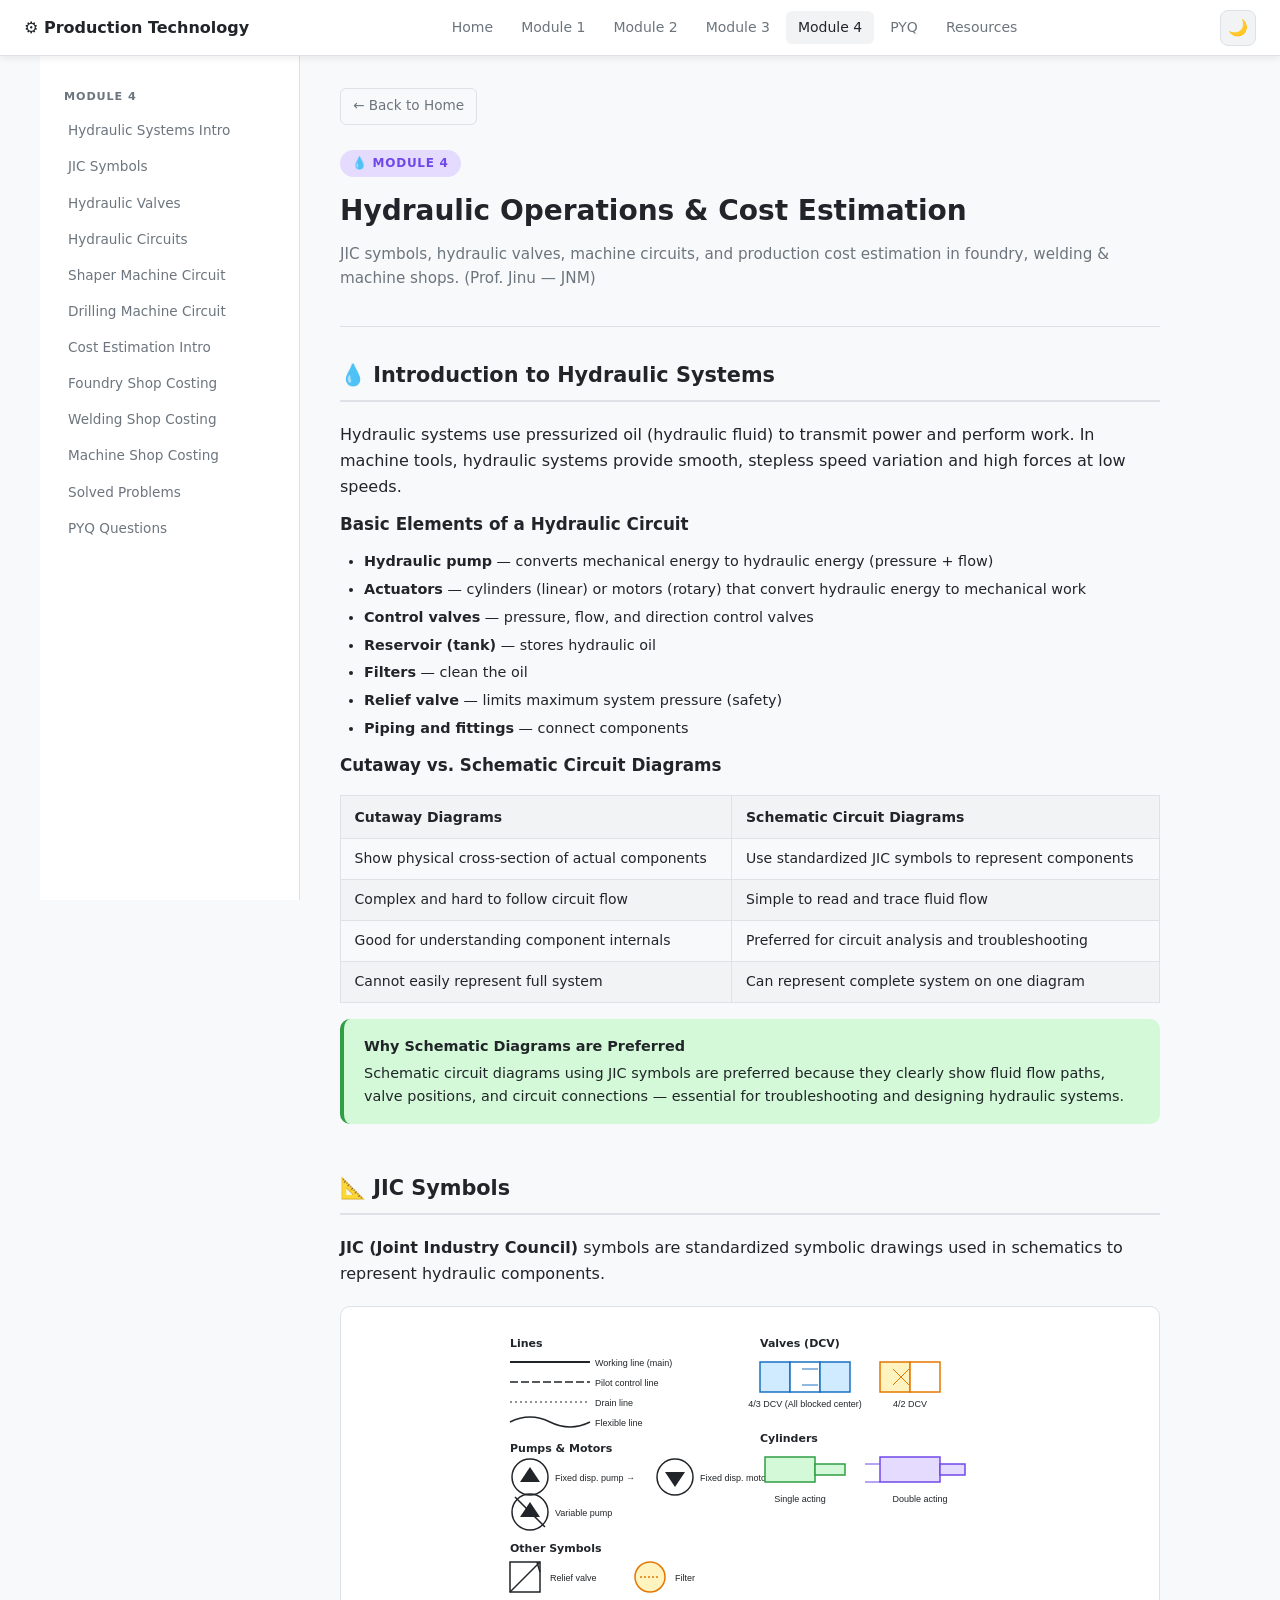
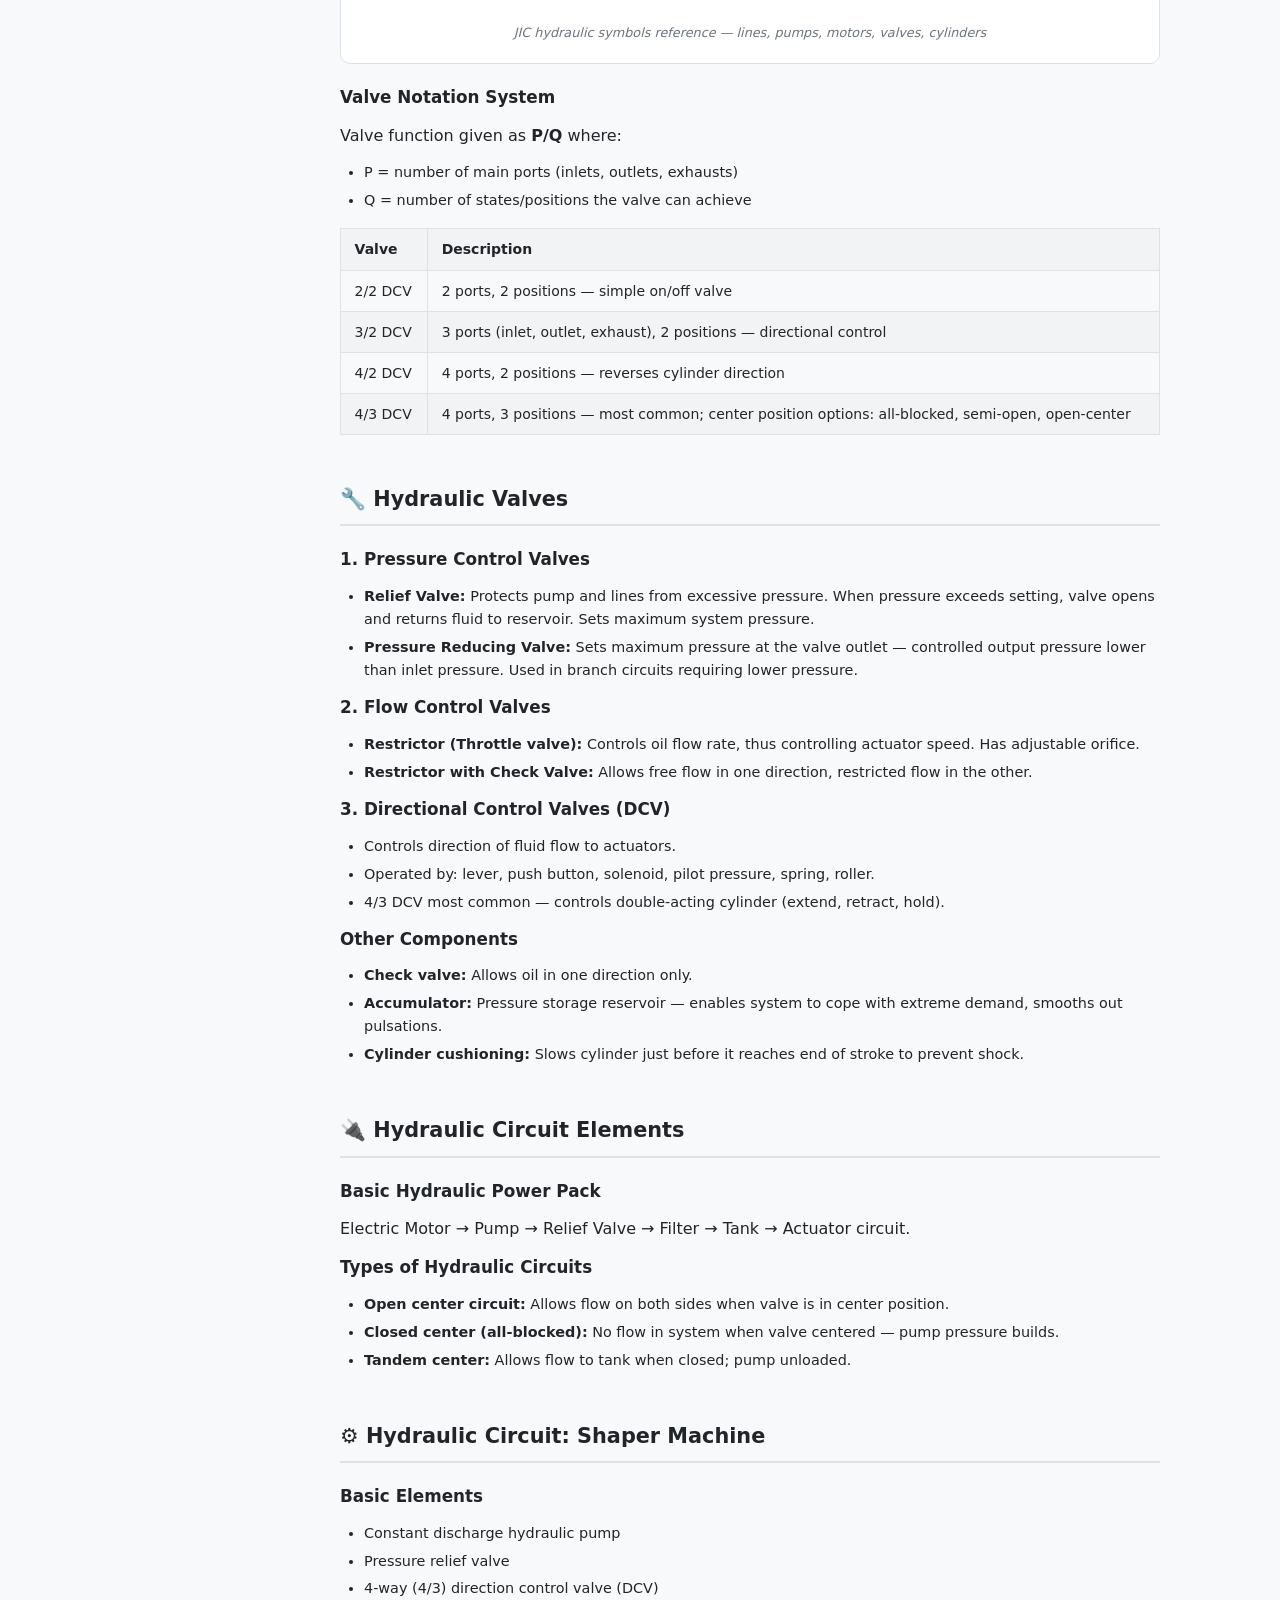
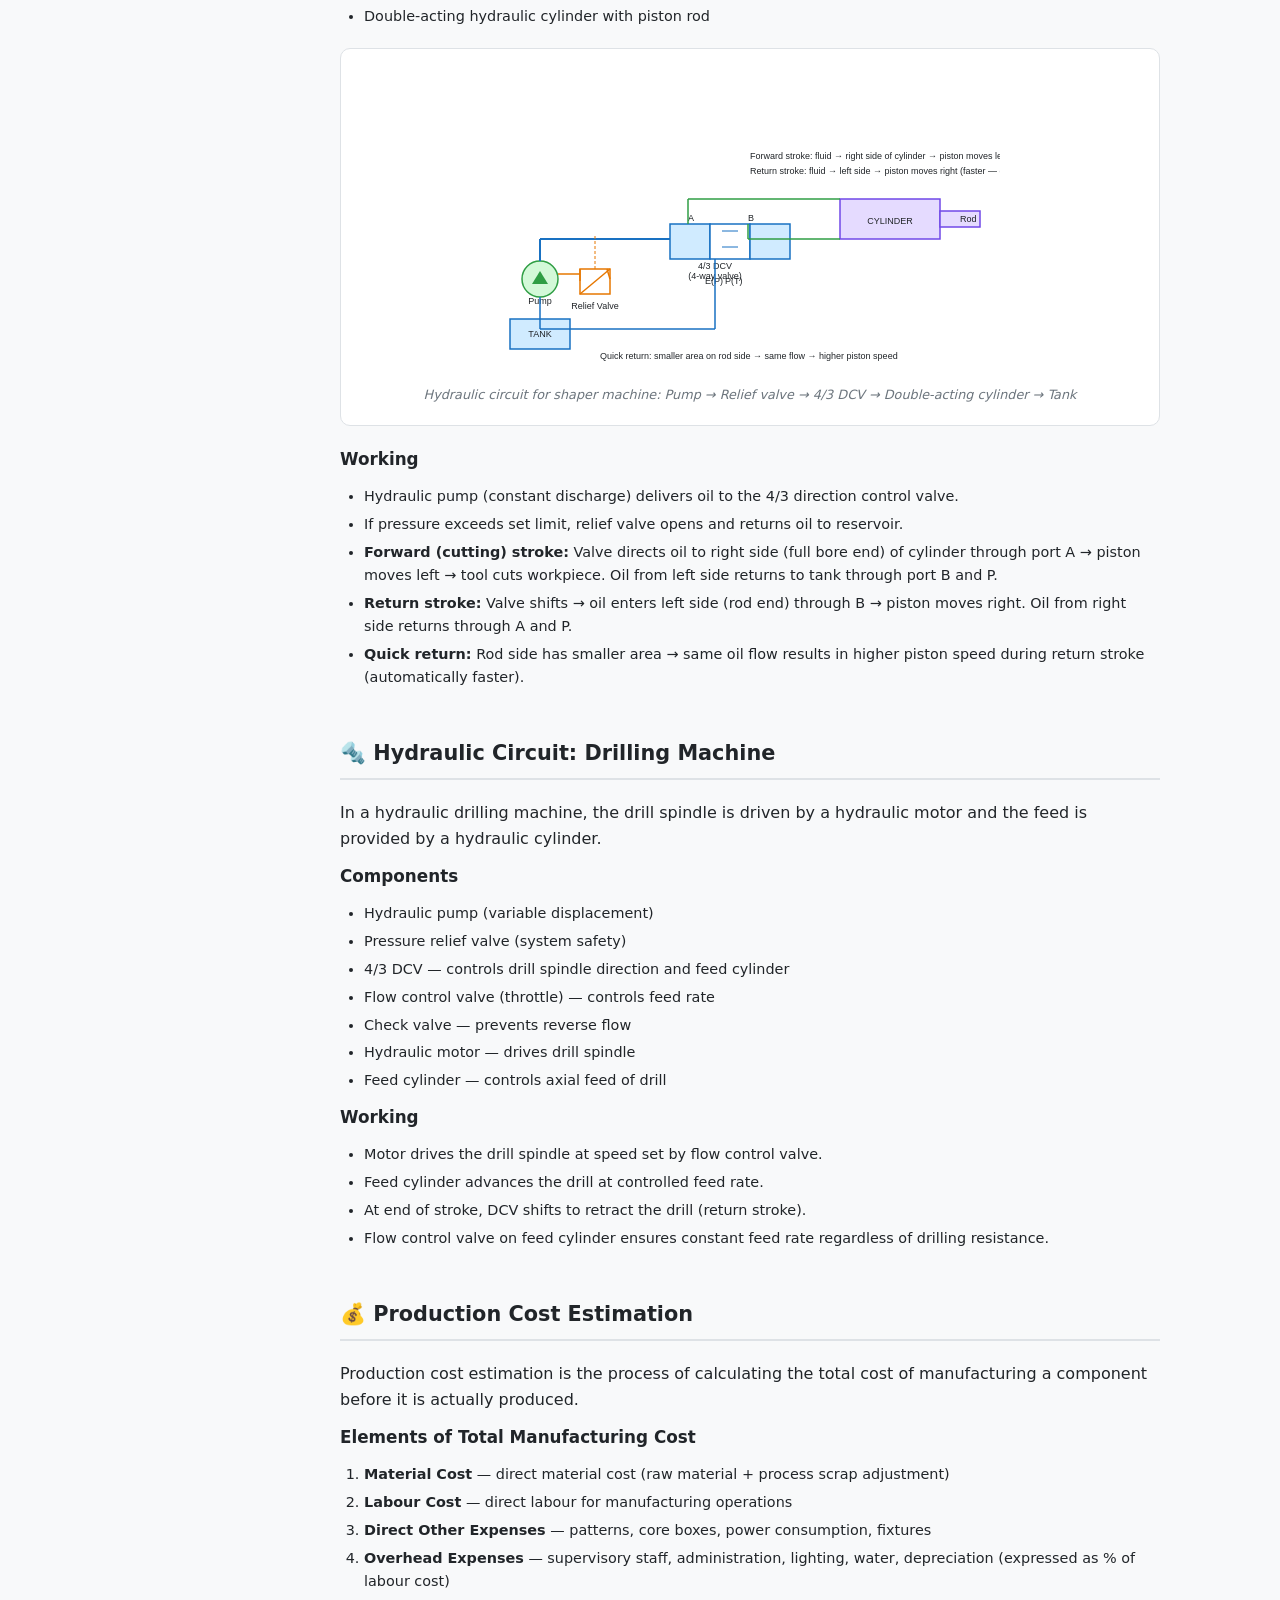
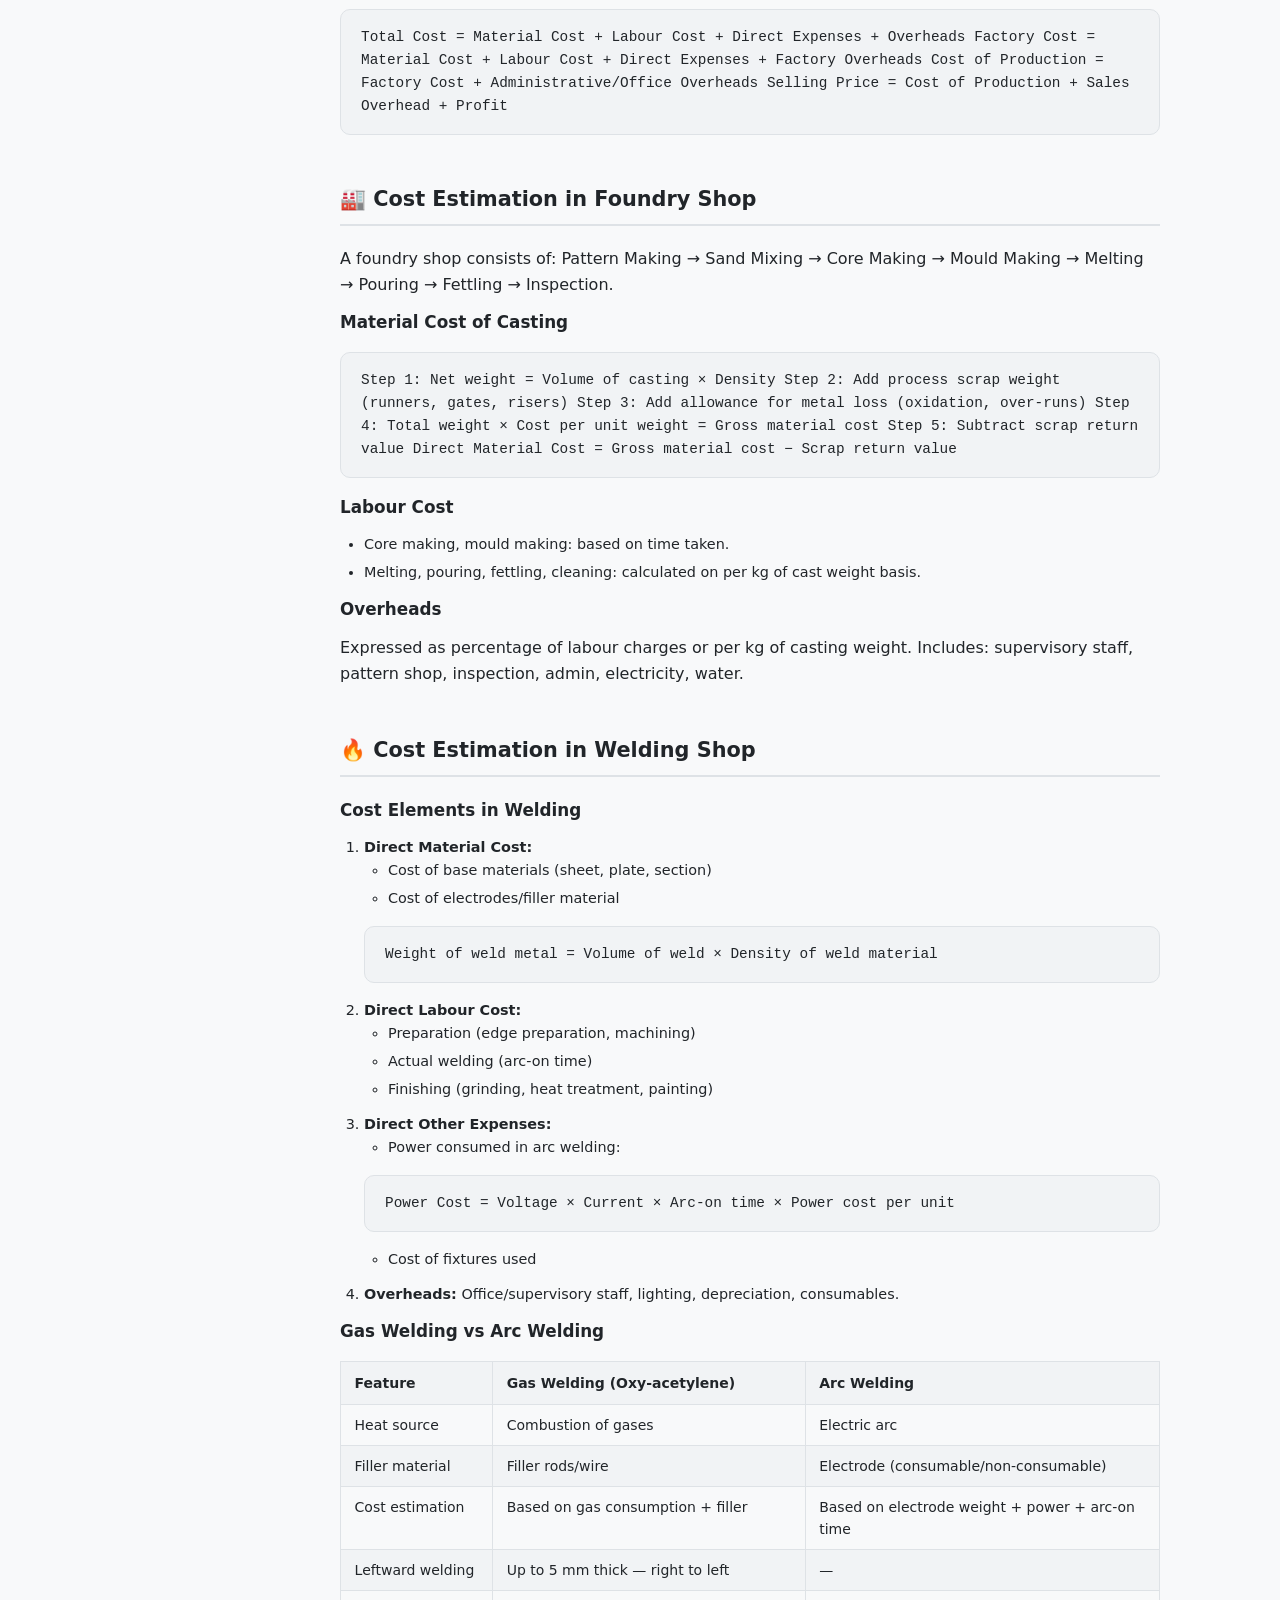
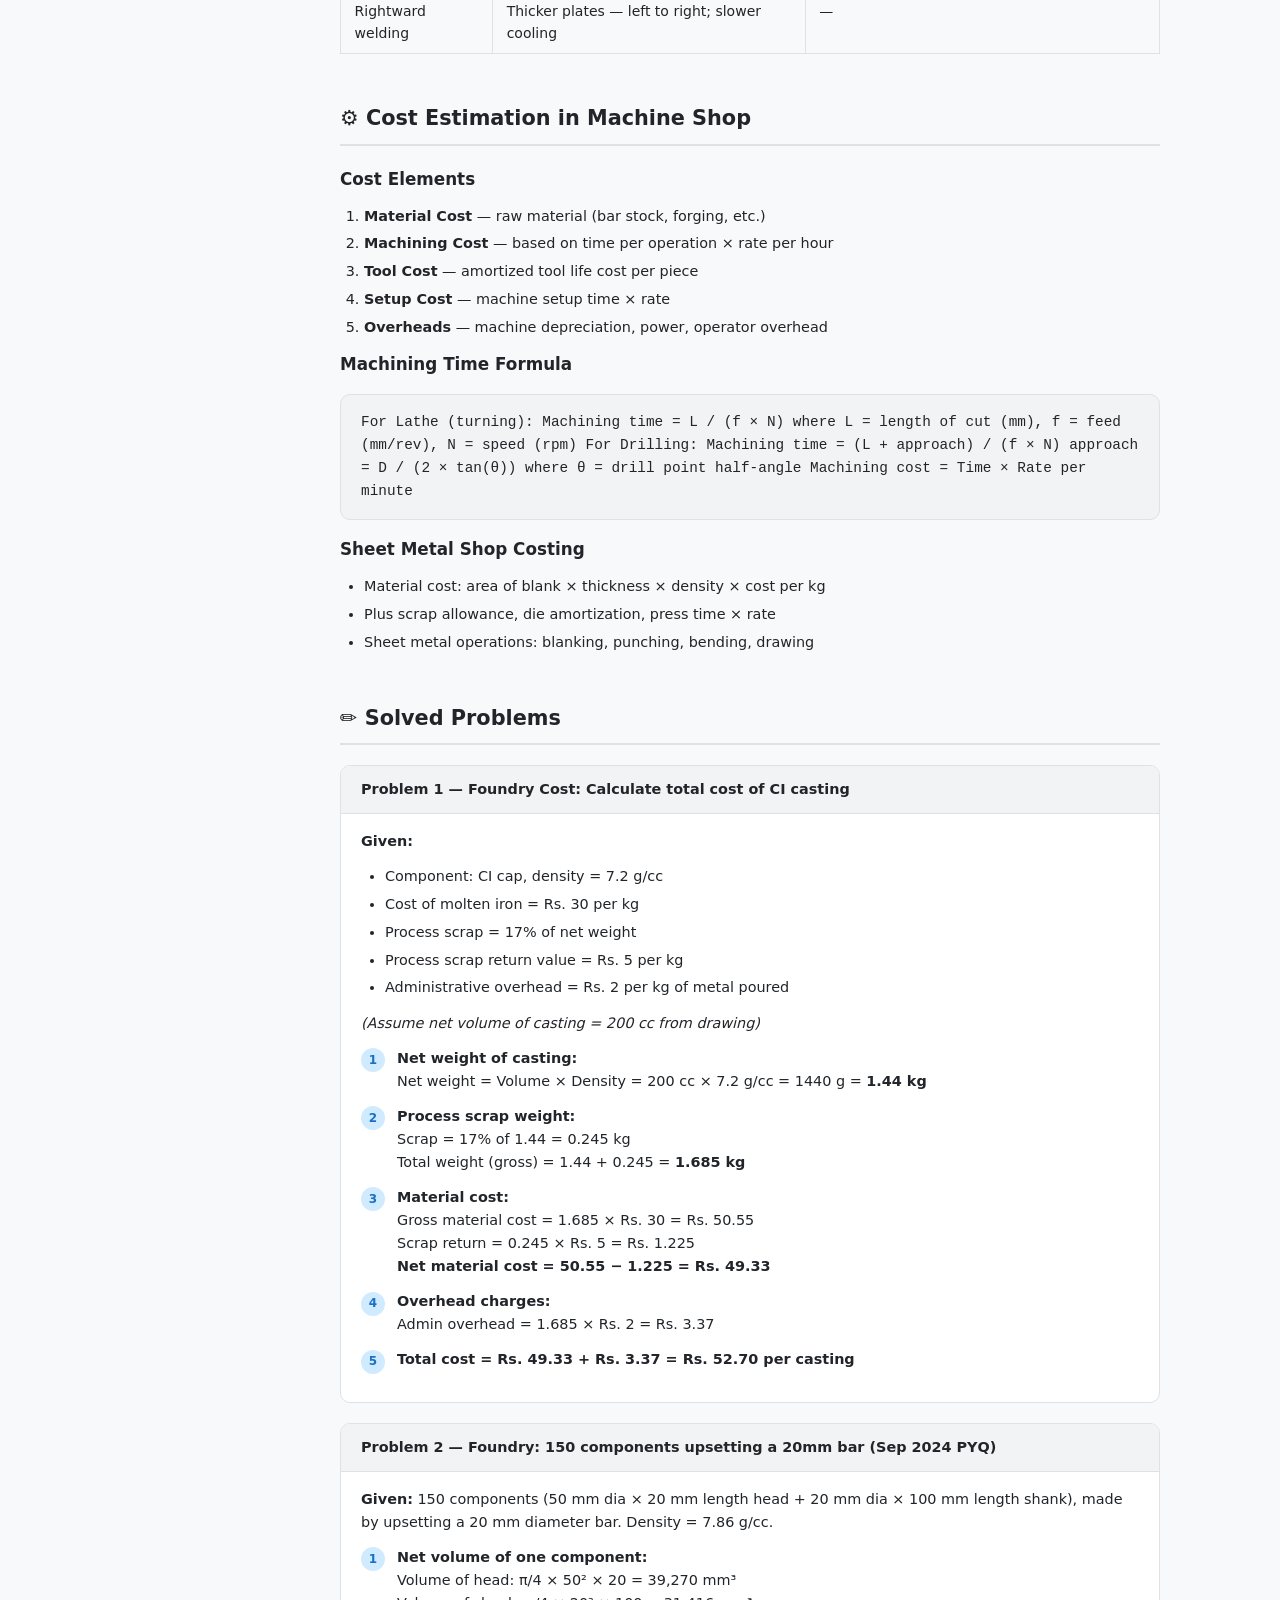
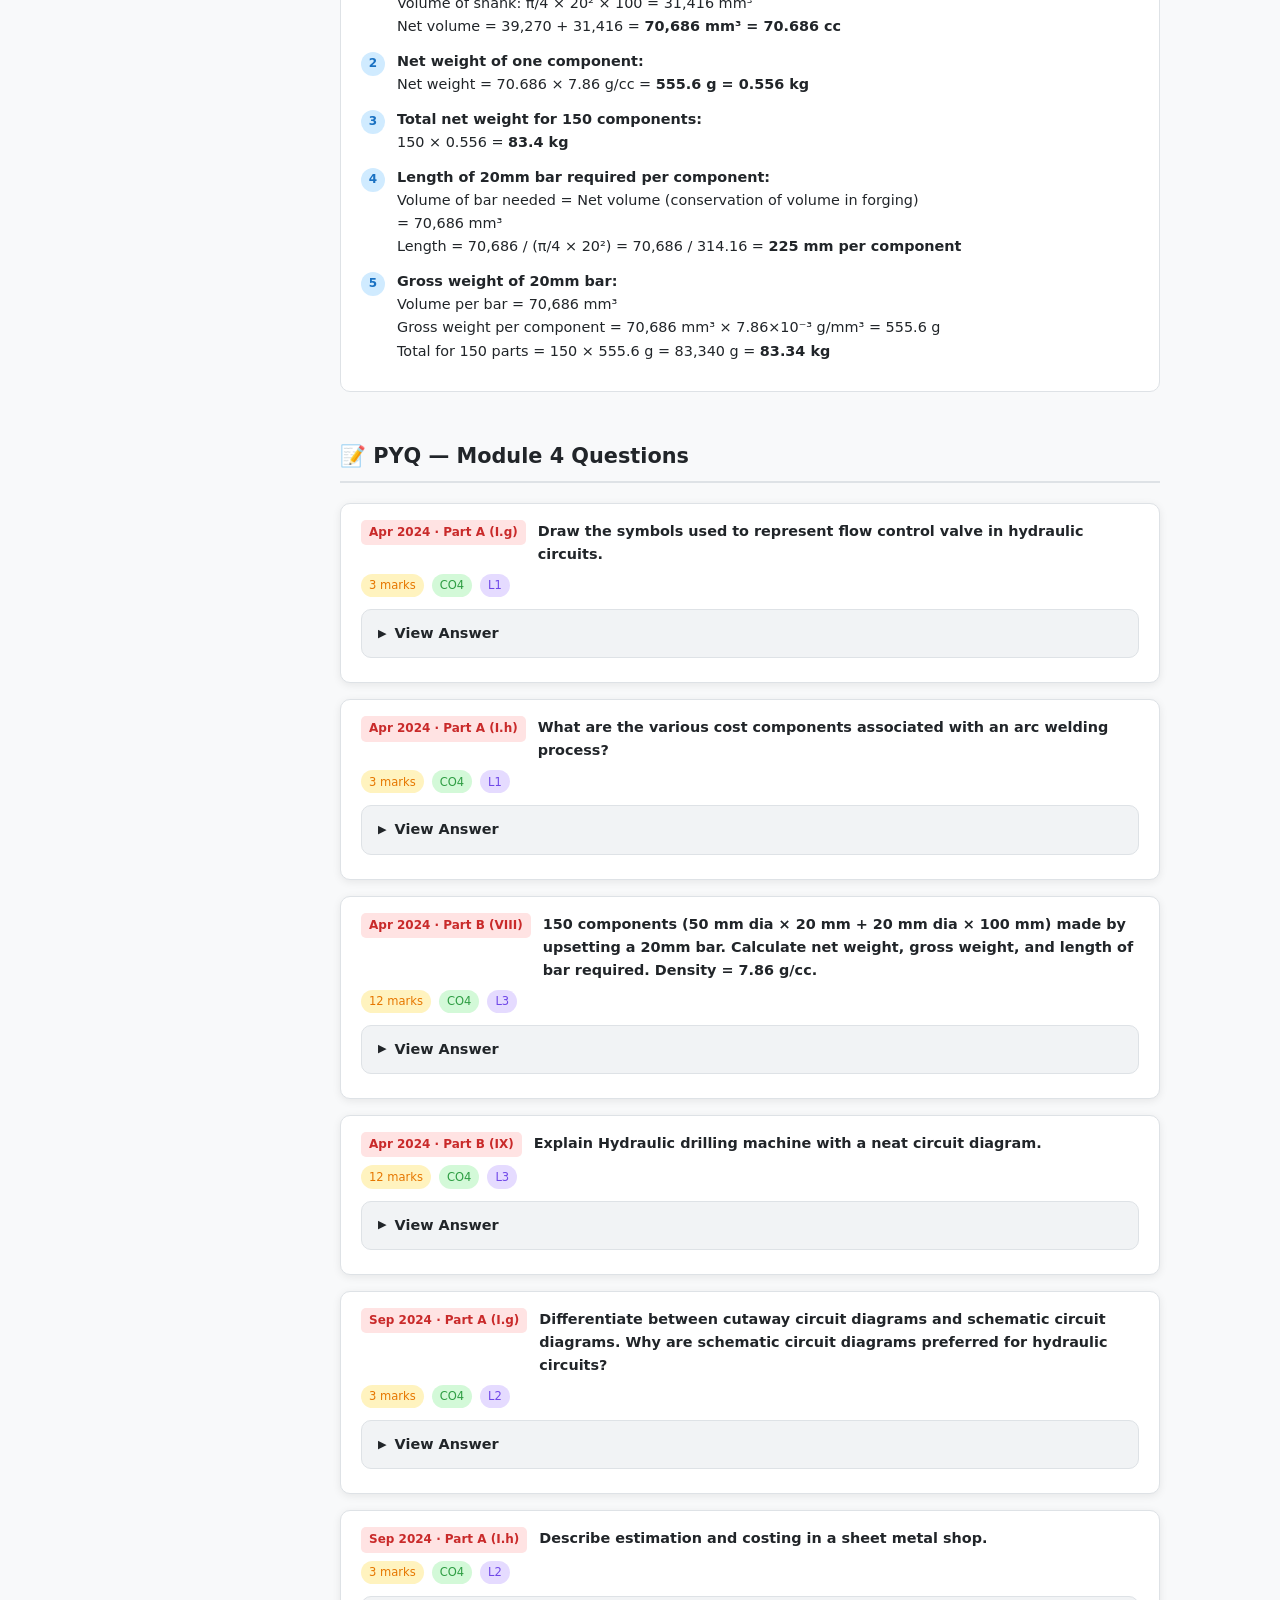
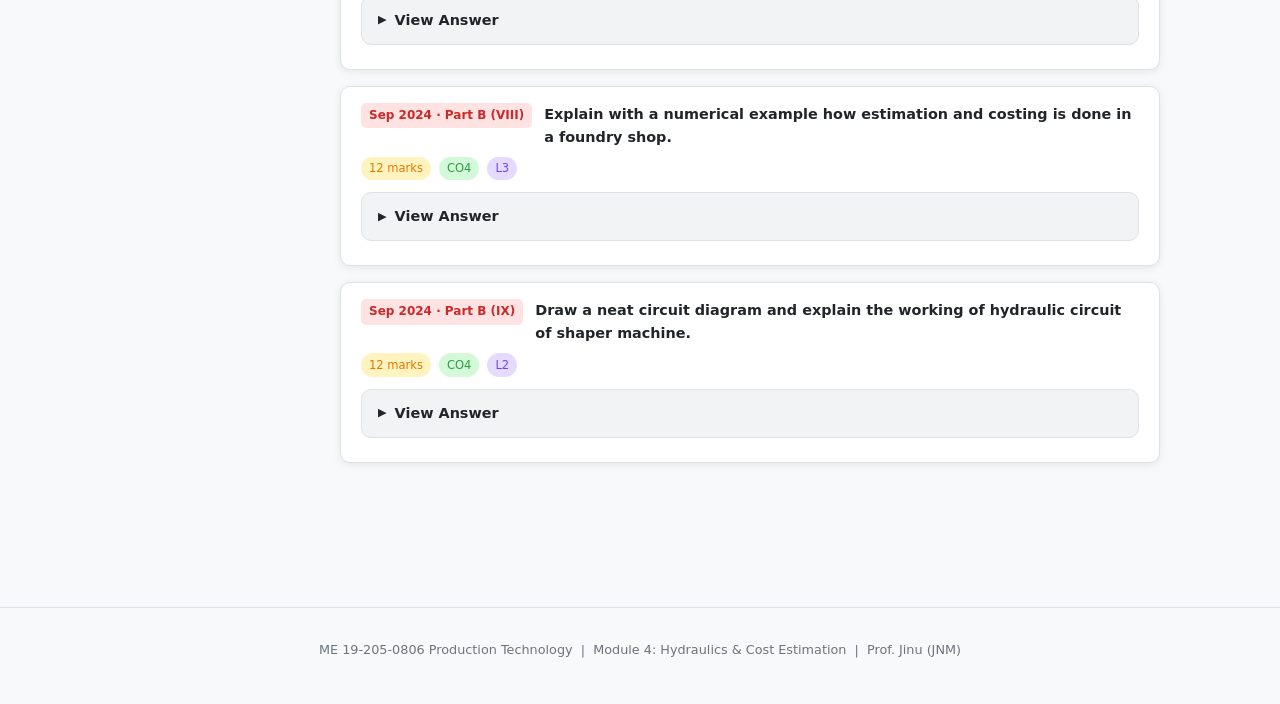
<file: module4.html>
<!DOCTYPE html>
<html lang="en">
<head>
<meta charset="UTF-8">
<meta name="viewport" content="width=device-width, initial-scale=1.0">
<title>Module 4 — Hydraulics &amp; Cost Estimation</title>
<link rel="stylesheet" href="style.css">
</head>
<body>
<nav class="topnav">
  <div class="topnav-brand">⚙️ Production Technology</div>
  <div class="topnav-links">
    <a href="index.html">Home</a>
    <a href="module1.html">Module 1</a>
    <a href="module2.html">Module 2</a>
    <a href="module3.html">Module 3</a>
    <a href="module4.html" class="active">Module 4</a>
    <a href="pyq.html">PYQ</a>
    <a href="resources.html">Resources</a>
  </div>
  <button class="theme-btn" id="theme-btn">🌙</button>
</nav>

<div class="module-layout">
<nav class="sidebar">
  <div class="sidebar-section">
    <div class="sidebar-title">Module 4</div>
    <a href="#hydraulics-intro">Hydraulic Systems Intro</a>
    <a href="#jic-symbols">JIC Symbols</a>
    <a href="#valves">Hydraulic Valves</a>
    <a href="#circuits">Hydraulic Circuits</a>
    <a href="#shaper-circuit">Shaper Machine Circuit</a>
    <a href="#drilling-circuit">Drilling Machine Circuit</a>
    <a href="#cost-intro">Cost Estimation Intro</a>
    <a href="#foundry-cost">Foundry Shop Costing</a>
    <a href="#welding-cost">Welding Shop Costing</a>
    <a href="#machine-cost">Machine Shop Costing</a>
    <a href="#solved">Solved Problems</a>
    <a href="#pyq">PYQ Questions</a>
  </div>
</nav>

<main class="content">
  <a href="index.html" class="back-btn">← Back to Home</a>

  <div class="page-header">
    <div class="module-badge mod4-badge">💧 Module 4</div>
    <h1>Hydraulic Operations &amp; Cost Estimation</h1>
    <p>JIC symbols, hydraulic valves, machine circuits, and production cost estimation in foundry, welding &amp; machine shops. (Prof. Jinu — JNM)</p>
  </div>

  <!-- ── HYDRAULICS INTRO ── -->
  <section class="section" id="hydraulics-intro">
    <h2 class="section-title">💧 Introduction to Hydraulic Systems</h2>
    <div class="subsection">
      <p>Hydraulic systems use pressurized oil (hydraulic fluid) to transmit power and perform work. In machine tools, hydraulic systems provide smooth, stepless speed variation and high forces at low speeds.</p>
      <h3>Basic Elements of a Hydraulic Circuit</h3>
      <ul>
        <li><strong>Hydraulic pump</strong> — converts mechanical energy to hydraulic energy (pressure + flow)</li>
        <li><strong>Actuators</strong> — cylinders (linear) or motors (rotary) that convert hydraulic energy to mechanical work</li>
        <li><strong>Control valves</strong> — pressure, flow, and direction control valves</li>
        <li><strong>Reservoir (tank)</strong> — stores hydraulic oil</li>
        <li><strong>Filters</strong> — clean the oil</li>
        <li><strong>Relief valve</strong> — limits maximum system pressure (safety)</li>
        <li><strong>Piping and fittings</strong> — connect components</li>
      </ul>
      <h3>Cutaway vs. Schematic Circuit Diagrams</h3>
      <div class="table-wrap">
        <table>
          <thead><tr><th>Cutaway Diagrams</th><th>Schematic Circuit Diagrams</th></tr></thead>
          <tbody>
            <tr><td>Show physical cross-section of actual components</td><td>Use standardized JIC symbols to represent components</td></tr>
            <tr><td>Complex and hard to follow circuit flow</td><td>Simple to read and trace fluid flow</td></tr>
            <tr><td>Good for understanding component internals</td><td>Preferred for circuit analysis and troubleshooting</td></tr>
            <tr><td>Cannot easily represent full system</td><td>Can represent complete system on one diagram</td></tr>
          </tbody>
        </table>
      </div>
      <div class="callout callout-tip">
        <strong>Why Schematic Diagrams are Preferred</strong>
        Schematic circuit diagrams using JIC symbols are preferred because they clearly show fluid flow paths, valve positions, and circuit connections — essential for troubleshooting and designing hydraulic systems.
      </div>
    </div>
  </section>

  <!-- ── JIC SYMBOLS ── -->
  <section class="section" id="jic-symbols">
    <h2 class="section-title">📐 JIC Symbols</h2>
    <div class="subsection">
      <p><strong>JIC (Joint Industry Council)</strong> symbols are standardized symbolic drawings used in schematics to represent hydraulic components.</p>

      <div class="diagram-wrap">
        <svg width="500" height="280" viewBox="0 0 500 280" xmlns="http://www.w3.org/2000/svg">
          <style>.js { font-family: sans-serif; font-size: 9px; }</style>
          <!-- Lines and connections -->
          <text x="10" y="20" font-size="11" font-weight="bold" fill="#1971c2">Lines</text>
          <!-- Working line -->
          <line x1="10" y1="35" x2="90" y2="35" stroke="#212529" stroke-width="2"/>
          <text x="95" y="39" class="js">Working line (main)</text>
          <!-- Pilot control line -->
          <line x1="10" y1="55" x2="90" y2="55" stroke="#212529" stroke-width="1.5" stroke-dasharray="8,3"/>
          <text x="95" y="59" class="js">Pilot control line</text>
          <!-- Drain line -->
          <line x1="10" y1="75" x2="90" y2="75" stroke="#212529" stroke-width="1" stroke-dasharray="2,3"/>
          <text x="95" y="79" class="js">Drain line</text>
          <!-- Flexible line -->
          <path d="M 10 95 Q 30 85 50 95 Q 70 105 90 95" stroke="#212529" stroke-width="1.5" fill="none"/>
          <text x="95" y="99" class="js">Flexible line</text>

          <!-- Pumps and Motors -->
          <text x="10" y="125" font-size="11" font-weight="bold" fill="#1971c2">Pumps &amp; Motors</text>
          <!-- Fixed pump -->
          <circle cx="30" cy="150" r="18" fill="none" stroke="#212529" stroke-width="1.5"/>
          <polygon points="20,155 40,155 30,140" fill="#212529"/>
          <text x="55" y="154" class="js">Fixed disp. pump →</text>
          <!-- Fixed motor -->
          <circle cx="175" cy="150" r="18" fill="none" stroke="#212529" stroke-width="1.5"/>
          <polygon points="165,145 185,145 175,160" fill="#212529"/>
          <text x="200" y="154" class="js">Fixed disp. motor</text>
          <!-- Variable pump -->
          <circle cx="30" cy="185" r="18" fill="none" stroke="#212529" stroke-width="1.5"/>
          <polygon points="20,190 40,190 30,175" fill="#212529"/>
          <line x1="15" y1="170" x2="45" y2="200" stroke="#212529" stroke-width="1.5" marker-end="url(#arrowhead)"/>
          <text x="55" y="189" class="js">Variable pump</text>

          <!-- Valves -->
          <text x="260" y="20" font-size="11" font-weight="bold" fill="#1971c2">Valves (DCV)</text>
          <!-- 4/3 DCV (3 boxes) -->
          <rect x="260" y="35" width="30" height="30" fill="#d0ebff" stroke="#1971c2" stroke-width="1.5"/>
          <rect x="290" y="35" width="30" height="30" fill="white" stroke="#1971c2" stroke-width="1.5"/>
          <rect x="320" y="35" width="30" height="30" fill="#d0ebff" stroke="#1971c2" stroke-width="1.5"/>
          <!-- Arrows in center box -->
          <line x1="302" y1="42" x2="318" y2="42" stroke="#1971c2" stroke-width="1" marker-end="url(#arr)"/>
          <line x1="318" y1="58" x2="302" y2="58" stroke="#1971c2" stroke-width="1" marker-end="url(#arr)"/>
          <text x="305" y="80" text-anchor="middle" class="js">4/3 DCV (All blocked center)</text>
          <!-- 4/2 DCV -->
          <rect x="380" y="35" width="30" height="30" fill="#fff3bf" stroke="#e67700" stroke-width="1.5"/>
          <rect x="410" y="35" width="30" height="30" fill="white" stroke="#e67700" stroke-width="1.5"/>
          <line x1="393" y1="42" x2="409" y2="58" stroke="#e67700" stroke-width="1"/>
          <line x1="393" y1="58" x2="409" y2="42" stroke="#e67700" stroke-width="1"/>
          <text x="410" y="80" text-anchor="middle" class="js">4/2 DCV</text>

          <!-- Cylinder symbols -->
          <text x="260" y="115" font-size="11" font-weight="bold" fill="#1971c2">Cylinders</text>
          <!-- Single acting -->
          <rect x="265" y="130" width="50" height="25" fill="#d3f9d8" stroke="#2f9e44" stroke-width="1.5"/>
          <rect x="315" y="137" width="30" height="11" fill="#d3f9d8" stroke="#2f9e44" stroke-width="1.5"/>
          <text x="300" y="175" text-anchor="middle" class="js">Single acting</text>
          <!-- Double acting -->
          <rect x="380" y="130" width="60" height="25" fill="#e5dbff" stroke="#7048e8" stroke-width="1.5"/>
          <rect x="440" y="137" width="25" height="11" fill="#e5dbff" stroke="#7048e8" stroke-width="1.5"/>
          <line x1="365" y1="137" x2="380" y2="137" stroke="#7048e8" stroke-width="1"/>
          <line x1="365" y1="155" x2="380" y2="155" stroke="#7048e8" stroke-width="1"/>
          <text x="420" y="175" text-anchor="middle" class="js">Double acting</text>

          <!-- Relief valve symbol -->
          <text x="10" y="225" font-size="11" font-weight="bold" fill="#1971c2">Other Symbols</text>
          <rect x="10" y="235" width="30" height="30" fill="none" stroke="#212529" stroke-width="1.5"/>
          <line x1="10" y1="265" x2="40" y2="235" stroke="#212529" stroke-width="1.5"/>
          <line x1="37" y1="235" x2="40" y2="245" stroke="#212529" stroke-width="1.5"/>
          <text x="50" y="254" class="js">Relief valve</text>
          <!-- Filter -->
          <circle cx="150" cy="250" r="15" fill="#fff3bf" stroke="#e67700" stroke-width="1.5"/>
          <line x1="140" y1="250" x2="160" y2="250" stroke="#e67700" stroke-width="1.5" stroke-dasharray="2,2"/>
          <text x="175" y="254" class="js">Filter</text>
        </svg>
        <figcaption>JIC hydraulic symbols reference — lines, pumps, motors, valves, cylinders</figcaption>
      </div>

      <h3>Valve Notation System</h3>
      <p>Valve function given as <strong>P/Q</strong> where:</p>
      <ul>
        <li>P = number of main ports (inlets, outlets, exhausts)</li>
        <li>Q = number of states/positions the valve can achieve</li>
      </ul>
      <div class="table-wrap">
        <table>
          <thead><tr><th>Valve</th><th>Description</th></tr></thead>
          <tbody>
            <tr><td>2/2 DCV</td><td>2 ports, 2 positions — simple on/off valve</td></tr>
            <tr><td>3/2 DCV</td><td>3 ports (inlet, outlet, exhaust), 2 positions — directional control</td></tr>
            <tr><td>4/2 DCV</td><td>4 ports, 2 positions — reverses cylinder direction</td></tr>
            <tr><td>4/3 DCV</td><td>4 ports, 3 positions — most common; center position options: all-blocked, semi-open, open-center</td></tr>
          </tbody>
        </table>
      </div>
    </div>
  </section>

  <!-- ── VALVES ── -->
  <section class="section" id="valves">
    <h2 class="section-title">🔧 Hydraulic Valves</h2>
    <div class="subsection">
      <h3>1. Pressure Control Valves</h3>
      <ul>
        <li><strong>Relief Valve:</strong> Protects pump and lines from excessive pressure. When pressure exceeds setting, valve opens and returns fluid to reservoir. Sets maximum system pressure.</li>
        <li><strong>Pressure Reducing Valve:</strong> Sets maximum pressure at the valve outlet — controlled output pressure lower than inlet pressure. Used in branch circuits requiring lower pressure.</li>
      </ul>
      <h3>2. Flow Control Valves</h3>
      <ul>
        <li><strong>Restrictor (Throttle valve):</strong> Controls oil flow rate, thus controlling actuator speed. Has adjustable orifice.</li>
        <li><strong>Restrictor with Check Valve:</strong> Allows free flow in one direction, restricted flow in the other.</li>
      </ul>
      <h3>3. Directional Control Valves (DCV)</h3>
      <ul>
        <li>Controls direction of fluid flow to actuators.</li>
        <li>Operated by: lever, push button, solenoid, pilot pressure, spring, roller.</li>
        <li>4/3 DCV most common — controls double-acting cylinder (extend, retract, hold).</li>
      </ul>
      <h3>Other Components</h3>
      <ul>
        <li><strong>Check valve:</strong> Allows oil in one direction only.</li>
        <li><strong>Accumulator:</strong> Pressure storage reservoir — enables system to cope with extreme demand, smooths out pulsations.</li>
        <li><strong>Cylinder cushioning:</strong> Slows cylinder just before it reaches end of stroke to prevent shock.</li>
      </ul>
    </div>
  </section>

  <!-- ── CIRCUITS ── -->
  <section class="section" id="circuits">
    <h2 class="section-title">🔌 Hydraulic Circuit Elements</h2>
    <div class="subsection">
      <h3>Basic Hydraulic Power Pack</h3>
      <p>Electric Motor → Pump → Relief Valve → Filter → Tank → Actuator circuit.</p>
      <h3>Types of Hydraulic Circuits</h3>
      <ul>
        <li><strong>Open center circuit:</strong> Allows flow on both sides when valve is in center position.</li>
        <li><strong>Closed center (all-blocked):</strong> No flow in system when valve centered — pump pressure builds.</li>
        <li><strong>Tandem center:</strong> Allows flow to tank when closed; pump unloaded.</li>
      </ul>
    </div>
  </section>

  <!-- ── SHAPER CIRCUIT ── -->
  <section class="section" id="shaper-circuit">
    <h2 class="section-title">⚙️ Hydraulic Circuit: Shaper Machine</h2>
    <div class="subsection">
      <h3>Basic Elements</h3>
      <ul>
        <li>Constant discharge hydraulic pump</li>
        <li>Pressure relief valve</li>
        <li>4-way (4/3) direction control valve (DCV)</li>
        <li>Double-acting hydraulic cylinder with piston rod</li>
      </ul>

      <div class="diagram-wrap">
        <svg width="500" height="300" viewBox="0 0 500 300" xmlns="http://www.w3.org/2000/svg">
          <!-- Shaper hydraulic circuit -->
          <style>.sc { font-family: sans-serif; font-size: 9px; }</style>
          <!-- Tank -->
          <rect x="10" y="250" width="60" height="30" fill="#d0ebff" stroke="#1971c2" stroke-width="1.5"/>
          <text x="40" y="268" text-anchor="middle" class="sc">TANK</text>
          <!-- Pump -->
          <circle cx="40" cy="210" r="18" fill="#d3f9d8" stroke="#2f9e44" stroke-width="1.5"/>
          <polygon points="32,215 48,215 40,202" fill="#2f9e44"/>
          <text x="40" y="235" text-anchor="middle" class="sc">Pump</text>
          <line x1="40" y1="250" x2="40" y2="228" stroke="#1971c2" stroke-width="1.5"/>
          <!-- Relief valve -->
          <rect x="80" y="200" width="30" height="25" fill="none" stroke="#e67700" stroke-width="1.5"/>
          <line x1="80" y1="225" x2="110" y2="200" stroke="#e67700" stroke-width="1.5"/>
          <line x1="107" y1="200" x2="110" y2="210" stroke="#e67700" stroke-width="1.5"/>
          <text x="95" y="240" text-anchor="middle" class="sc">Relief Valve</text>
          <!-- Lines from pump to DCV -->
          <line x1="40" y1="192" x2="40" y2="170" stroke="#1971c2" stroke-width="2"/>
          <line x1="40" y1="170" x2="200" y2="170" stroke="#1971c2" stroke-width="2"/>
          <line x1="80" y1="200" x2="80" y2="212" stroke="#e67700" stroke-width="1.5"/>
          <line x1="58" y1="205" x2="80" y2="205" stroke="#e67700" stroke-width="1.5"/>
          <!-- Return to tank via relief valve -->
          <line x1="95" y1="200" x2="95" y2="165" stroke="#e67700" stroke-width="1" stroke-dasharray="3,2"/>
          <!-- DCV (4/3) -->
          <rect x="170" y="155" width="40" height="35" fill="#d0ebff" stroke="#1971c2" stroke-width="1.5"/>
          <rect x="210" y="155" width="40" height="35" fill="white" stroke="#1971c2" stroke-width="1.5"/>
          <rect x="250" y="155" width="40" height="35" fill="#d0ebff" stroke="#1971c2" stroke-width="1.5"/>
          <line x1="222" y1="162" x2="238" y2="162" stroke="#1971c2" stroke-width="1"/>
          <line x1="238" y1="178" x2="222" y2="178" stroke="#1971c2" stroke-width="1"/>
          <text x="215" y="200" text-anchor="middle" class="sc">4/3 DCV</text>
          <text x="215" y="210" text-anchor="middle" class="sc">(4-way valve)</text>
          <!-- Ports label -->
          <text x="188" y="152" class="sc">A</text>
          <text x="248" y="152" class="sc">B</text>
          <text x="205" y="215" class="sc">E(P)</text>
          <text x="225" y="215" class="sc">P(T)</text>
          <!-- Cylinder -->
          <rect x="340" y="130" width="100" height="40" fill="#e5dbff" stroke="#7048e8" stroke-width="1.5"/>
          <rect x="440" y="142" width="40" height="16" fill="#e5dbff" stroke="#7048e8" stroke-width="1.5"/>
          <text x="390" y="155" text-anchor="middle" class="sc">CYLINDER</text>
          <text x="460" y="153" class="sc">Rod</text>
          <!-- Lines from DCV to cylinder -->
          <line x1="188" y1="155" x2="188" y2="130" stroke="#2f9e44" stroke-width="1.5"/>
          <line x1="188" y1="130" x2="340" y2="130" stroke="#2f9e44" stroke-width="1.5"/>
          <line x1="248" y1="155" x2="248" y2="170" stroke="#2f9e44" stroke-width="1.5"/>
          <line x1="248" y1="170" x2="340" y2="170" stroke="#2f9e44" stroke-width="1.5"/>
          <!-- Return line -->
          <line x1="215" y1="190" x2="215" y2="260" stroke="#1971c2" stroke-width="1.5"/>
          <line x1="40" y1="260" x2="215" y2="260" stroke="#1971c2" stroke-width="1.5"/>
          <line x1="40" y1="250" x2="40" y2="260" stroke="#1971c2" stroke-width="1.5"/>
          <!-- Labels -->
          <text x="250" y="90" class="sc" fill="#c92a2a">Forward stroke: fluid → right side of cylinder → piston moves left (cutting)</text>
          <text x="250" y="105" class="sc" fill="#7048e8">Return stroke: fluid → left side → piston moves right (faster — quick return)</text>
          <text x="100" y="290" class="sc">Quick return: smaller area on rod side → same flow → higher piston speed</text>
        </svg>
        <figcaption>Hydraulic circuit for shaper machine: Pump → Relief valve → 4/3 DCV → Double-acting cylinder → Tank</figcaption>
      </div>

      <h3>Working</h3>
      <ul>
        <li>Hydraulic pump (constant discharge) delivers oil to the 4/3 direction control valve.</li>
        <li>If pressure exceeds set limit, relief valve opens and returns oil to reservoir.</li>
        <li><strong>Forward (cutting) stroke:</strong> Valve directs oil to right side (full bore end) of cylinder through port A → piston moves left → tool cuts workpiece. Oil from left side returns to tank through port B and P.</li>
        <li><strong>Return stroke:</strong> Valve shifts → oil enters left side (rod end) through B → piston moves right. Oil from right side returns through A and P.</li>
        <li><strong>Quick return:</strong> Rod side has smaller area → same oil flow results in higher piston speed during return stroke (automatically faster).</li>
      </ul>
    </div>
  </section>

  <!-- ── DRILLING CIRCUIT ── -->
  <section class="section" id="drilling-circuit">
    <h2 class="section-title">🔩 Hydraulic Circuit: Drilling Machine</h2>
    <div class="subsection">
      <p>In a hydraulic drilling machine, the drill spindle is driven by a hydraulic motor and the feed is provided by a hydraulic cylinder.</p>
      <h3>Components</h3>
      <ul>
        <li>Hydraulic pump (variable displacement)</li>
        <li>Pressure relief valve (system safety)</li>
        <li>4/3 DCV — controls drill spindle direction and feed cylinder</li>
        <li>Flow control valve (throttle) — controls feed rate</li>
        <li>Check valve — prevents reverse flow</li>
        <li>Hydraulic motor — drives drill spindle</li>
        <li>Feed cylinder — controls axial feed of drill</li>
      </ul>
      <h3>Working</h3>
      <ul>
        <li>Motor drives the drill spindle at speed set by flow control valve.</li>
        <li>Feed cylinder advances the drill at controlled feed rate.</li>
        <li>At end of stroke, DCV shifts to retract the drill (return stroke).</li>
        <li>Flow control valve on feed cylinder ensures constant feed rate regardless of drilling resistance.</li>
      </ul>
    </div>
  </section>

  <!-- ── COST ESTIMATION INTRO ── -->
  <section class="section" id="cost-intro">
    <h2 class="section-title">💰 Production Cost Estimation</h2>
    <div class="subsection">
      <p>Production cost estimation is the process of calculating the total cost of manufacturing a component before it is actually produced.</p>
      <h3>Elements of Total Manufacturing Cost</h3>
      <ol>
        <li><strong>Material Cost</strong> — direct material cost (raw material + process scrap adjustment)</li>
        <li><strong>Labour Cost</strong> — direct labour for manufacturing operations</li>
        <li><strong>Direct Other Expenses</strong> — patterns, core boxes, power consumption, fixtures</li>
        <li><strong>Overhead Expenses</strong> — supervisory staff, administration, lighting, water, depreciation (expressed as % of labour cost)</li>
      </ol>
      <div class="formula-box">
        Total Cost = Material Cost + Labour Cost + Direct Expenses + Overheads
        Factory Cost = Material Cost + Labour Cost + Direct Expenses + Factory Overheads
        Cost of Production = Factory Cost + Administrative/Office Overheads
        Selling Price = Cost of Production + Sales Overhead + Profit
      </div>
    </div>
  </section>

  <!-- ── FOUNDRY COST ── -->
  <section class="section" id="foundry-cost">
    <h2 class="section-title">🏭 Cost Estimation in Foundry Shop</h2>
    <div class="subsection">
      <p>A foundry shop consists of: Pattern Making → Sand Mixing → Core Making → Mould Making → Melting → Pouring → Fettling → Inspection.</p>

      <h3>Material Cost of Casting</h3>
      <div class="formula-box">
        Step 1: Net weight = Volume of casting × Density
        Step 2: Add process scrap weight (runners, gates, risers)
        Step 3: Add allowance for metal loss (oxidation, over-runs)
        Step 4: Total weight × Cost per unit weight = Gross material cost
        Step 5: Subtract scrap return value
        Direct Material Cost = Gross material cost − Scrap return value
      </div>

      <h3>Labour Cost</h3>
      <ul>
        <li>Core making, mould making: based on time taken.</li>
        <li>Melting, pouring, fettling, cleaning: calculated on per kg of cast weight basis.</li>
      </ul>

      <h3>Overheads</h3>
      <p>Expressed as percentage of labour charges or per kg of casting weight. Includes: supervisory staff, pattern shop, inspection, admin, electricity, water.</p>
    </div>
  </section>

  <!-- ── WELDING COST ── -->
  <section class="section" id="welding-cost">
    <h2 class="section-title">🔥 Cost Estimation in Welding Shop</h2>
    <div class="subsection">
      <h3>Cost Elements in Welding</h3>
      <ol>
        <li><strong>Direct Material Cost:</strong>
          <ul>
            <li>Cost of base materials (sheet, plate, section)</li>
            <li>Cost of electrodes/filler material</li>
          </ul>
          <div class="formula-box">Weight of weld metal = Volume of weld × Density of weld material</div>
        </li>
        <li><strong>Direct Labour Cost:</strong>
          <ul>
            <li>Preparation (edge preparation, machining)</li>
            <li>Actual welding (arc-on time)</li>
            <li>Finishing (grinding, heat treatment, painting)</li>
          </ul>
        </li>
        <li><strong>Direct Other Expenses:</strong>
          <ul>
            <li>Power consumed in arc welding:</li>
          </ul>
          <div class="formula-box">Power Cost = Voltage × Current × Arc-on time × Power cost per unit</div>
          <ul><li>Cost of fixtures used</li></ul>
        </li>
        <li><strong>Overheads:</strong> Office/supervisory staff, lighting, depreciation, consumables.</li>
      </ol>

      <h3>Gas Welding vs Arc Welding</h3>
      <div class="table-wrap">
        <table>
          <thead><tr><th>Feature</th><th>Gas Welding (Oxy-acetylene)</th><th>Arc Welding</th></tr></thead>
          <tbody>
            <tr><td>Heat source</td><td>Combustion of gases</td><td>Electric arc</td></tr>
            <tr><td>Filler material</td><td>Filler rods/wire</td><td>Electrode (consumable/non-consumable)</td></tr>
            <tr><td>Cost estimation</td><td>Based on gas consumption + filler</td><td>Based on electrode weight + power + arc-on time</td></tr>
            <tr><td>Leftward welding</td><td>Up to 5 mm thick — right to left</td><td>—</td></tr>
            <tr><td>Rightward welding</td><td>Thicker plates — left to right; slower cooling</td><td>—</td></tr>
          </tbody>
        </table>
      </div>
    </div>
  </section>

  <!-- ── MACHINE SHOP COST ── -->
  <section class="section" id="machine-cost">
    <h2 class="section-title">⚙️ Cost Estimation in Machine Shop</h2>
    <div class="subsection">
      <h3>Cost Elements</h3>
      <ol>
        <li><strong>Material Cost</strong> — raw material (bar stock, forging, etc.)</li>
        <li><strong>Machining Cost</strong> — based on time per operation × rate per hour</li>
        <li><strong>Tool Cost</strong> — amortized tool life cost per piece</li>
        <li><strong>Setup Cost</strong> — machine setup time × rate</li>
        <li><strong>Overheads</strong> — machine depreciation, power, operator overhead</li>
      </ol>

      <h3>Machining Time Formula</h3>
      <div class="formula-box">
        For Lathe (turning):
        Machining time = L / (f × N)
        where L = length of cut (mm), f = feed (mm/rev), N = speed (rpm)

        For Drilling:
        Machining time = (L + approach) / (f × N)
        approach = D / (2 × tan(θ)) where θ = drill point half-angle

        Machining cost = Time × Rate per minute
      </div>

      <h3>Sheet Metal Shop Costing</h3>
      <ul>
        <li>Material cost: area of blank × thickness × density × cost per kg</li>
        <li>Plus scrap allowance, die amortization, press time × rate</li>
        <li>Sheet metal operations: blanking, punching, bending, drawing</li>
      </ul>
    </div>
  </section>

  <!-- ── SOLVED PROBLEMS ── -->
  <section class="section" id="solved">
    <h2 class="section-title">✏️ Solved Problems</h2>

    <div class="solved-problem">
      <div class="solved-problem-head">Problem 1 — Foundry Cost: Calculate total cost of CI casting</div>
      <div class="solved-problem-body">
        <p><strong>Given:</strong></p>
        <ul>
          <li>Component: CI cap, density = 7.2 g/cc</li>
          <li>Cost of molten iron = Rs. 30 per kg</li>
          <li>Process scrap = 17% of net weight</li>
          <li>Process scrap return value = Rs. 5 per kg</li>
          <li>Administrative overhead = Rs. 2 per kg of metal poured</li>
        </ul>
        <p><em>(Assume net volume of casting = 200 cc from drawing)</em></p>
        <div class="step"><span class="step-num">1</span><div>
          <strong>Net weight of casting:</strong><br>
          Net weight = Volume × Density = 200 cc × 7.2 g/cc = 1440 g = <strong>1.44 kg</strong>
        </div></div>
        <div class="step"><span class="step-num">2</span><div>
          <strong>Process scrap weight:</strong><br>
          Scrap = 17% of 1.44 = 0.245 kg<br>
          Total weight (gross) = 1.44 + 0.245 = <strong>1.685 kg</strong>
        </div></div>
        <div class="step"><span class="step-num">3</span><div>
          <strong>Material cost:</strong><br>
          Gross material cost = 1.685 × Rs. 30 = Rs. 50.55<br>
          Scrap return = 0.245 × Rs. 5 = Rs. 1.225<br>
          <strong>Net material cost = 50.55 − 1.225 = Rs. 49.33</strong>
        </div></div>
        <div class="step"><span class="step-num">4</span><div>
          <strong>Overhead charges:</strong><br>
          Admin overhead = 1.685 × Rs. 2 = Rs. 3.37
        </div></div>
        <div class="step"><span class="step-num">5</span><div>
          <strong>Total cost = Rs. 49.33 + Rs. 3.37 = Rs. 52.70 per casting</strong>
        </div></div>
      </div>
    </div>

    <div class="solved-problem">
      <div class="solved-problem-head">Problem 2 — Foundry: 150 components upsetting a 20mm bar (Sep 2024 PYQ)</div>
      <div class="solved-problem-body">
        <p><strong>Given:</strong> 150 components (50 mm dia × 20 mm length head + 20 mm dia × 100 mm length shank), made by upsetting a 20 mm diameter bar. Density = 7.86 g/cc.</p>
        <div class="step"><span class="step-num">1</span><div>
          <strong>Net volume of one component:</strong><br>
          Volume of head: π/4 × 50² × 20 = 39,270 mm³<br>
          Volume of shank: π/4 × 20² × 100 = 31,416 mm³<br>
          Net volume = 39,270 + 31,416 = <strong>70,686 mm³ = 70.686 cc</strong>
        </div></div>
        <div class="step"><span class="step-num">2</span><div>
          <strong>Net weight of one component:</strong><br>
          Net weight = 70.686 × 7.86 g/cc = <strong>555.6 g = 0.556 kg</strong>
        </div></div>
        <div class="step"><span class="step-num">3</span><div>
          <strong>Total net weight for 150 components:</strong><br>
          150 × 0.556 = <strong>83.4 kg</strong>
        </div></div>
        <div class="step"><span class="step-num">4</span><div>
          <strong>Length of 20mm bar required per component:</strong><br>
          Volume of bar needed = Net volume (conservation of volume in forging)<br>
          = 70,686 mm³<br>
          Length = 70,686 / (π/4 × 20²) = 70,686 / 314.16 = <strong>225 mm per component</strong>
        </div></div>
        <div class="step"><span class="step-num">5</span><div>
          <strong>Gross weight of 20mm bar:</strong><br>
          Volume per bar = 70,686 mm³<br>
          Gross weight per component = 70,686 mm³ × 7.86×10⁻³ g/mm³ = 555.6 g<br>
          Total for 150 parts = 150 × 555.6 g = 83,340 g = <strong>83.34 kg</strong>
        </div></div>
      </div>
    </div>
  </section>

  <!-- ── PYQ ── -->
  <section class="section" id="pyq">
    <h2 class="section-title">📝 PYQ — Module 4 Questions</h2>

    <div class="pyq-card">
      <div class="pyq-header"><span class="pyq-num">Apr 2024 · Part A (I.g)</span><span class="pyq-q">Draw the symbols used to represent flow control valve in hydraulic circuits.</span></div>
      <div class="pyq-meta"><span class="pyq-tag tag-marks">3 marks</span><span class="pyq-tag tag-co">CO4</span><span class="pyq-tag tag-mod">L1</span></div>
      <details class="accordion"><summary>View Answer</summary><div class="accordion-body">
        <p><strong>JIC Symbols for Flow Control Valves:</strong></p>
        <svg viewBox="0 0 420 120" class="diagram-svg" aria-label="Flow control valve symbols">
          <rect x="0" y="0" width="420" height="120" fill="var(--bg-card)" rx="8"/>
          <!-- Fixed restrictor -->
          <line x1="30" y1="55" x2="70" y2="55" stroke="var(--text)" stroke-width="2"/>
          <rect x="70" y="40" width="40" height="30" rx="2" fill="none" stroke="var(--text)" stroke-width="2"/>
          <line x1="110" y1="55" x2="150" y2="55" stroke="var(--text)" stroke-width="2"/>
          <line x1="74" y1="68" x2="106" y2="42" stroke="var(--text)" stroke-width="2"/>
          <text x="90" y="90" text-anchor="middle" fill="var(--text-muted)" font-size="11">Fixed restrictor</text>
          <!-- Adjustable flow control -->
          <line x1="175" y1="55" x2="215" y2="55" stroke="var(--text)" stroke-width="2"/>
          <rect x="215" y="40" width="40" height="30" rx="2" fill="none" stroke="var(--text)" stroke-width="2"/>
          <line x1="255" y1="55" x2="295" y2="55" stroke="var(--text)" stroke-width="2"/>
          <line x1="219" y1="68" x2="251" y2="42" stroke="var(--text)" stroke-width="2"/>
          <line x1="225" y1="78" x2="253" y2="38" stroke="var(--text)" stroke-width="1.5" marker-end="url(#fca)"/>
          <defs><marker id="fca" markerWidth="5" markerHeight="5" refX="2.5" refY="2.5" orient="auto"><path d="M0,0 L5,2.5 L0,5 Z" fill="var(--text)"/></marker></defs>
          <text x="235" y="103" text-anchor="middle" fill="var(--text-muted)" font-size="11">Adjustable FCV</text>
          <!-- Check valve -->
          <line x1="320" y1="55" x2="345" y2="55" stroke="var(--text)" stroke-width="2"/>
          <polygon points="345,42 345,68 363,55" fill="var(--text)" opacity="0.6"/>
          <line x1="363" y1="42" x2="363" y2="68" stroke="var(--text)" stroke-width="2"/>
          <line x1="363" y1="55" x2="395" y2="55" stroke="var(--text)" stroke-width="2"/>
          <text x="360" y="90" text-anchor="middle" fill="var(--text-muted)" font-size="11">Check valve</text>
        </svg>
        <ul>
          <li><strong>Fixed restrictor:</strong> Rectangle with diagonal line — creates fixed flow restriction; used where flow rate is preset</li>
          <li><strong>Adjustable FCV:</strong> Rectangle with diagonal line plus arrow through it — arrow indicates variable setting; used for variable cylinder speed control</li>
          <li><strong>Check valve:</strong> Triangle pointing in flow direction with a bar — allows free flow one way only; blocks reverse flow</li>
          <li><strong>FCV with check valve:</strong> The adjustable restrictor in parallel with a check valve — restricts flow in one direction (metering), free flow in reverse (rapid return)</li>
        </ul>
        <p><strong>Application:</strong> FCV is used in drilling, grinding, and shaper machine circuits to control the cylinder feed rate by restricting oil flow.</p>
      </div></details>
    </div>

    <div class="pyq-card">
      <div class="pyq-header"><span class="pyq-num">Apr 2024 · Part A (I.h)</span><span class="pyq-q">What are the various cost components associated with an arc welding process?</span></div>
      <div class="pyq-meta"><span class="pyq-tag tag-marks">3 marks</span><span class="pyq-tag tag-co">CO4</span><span class="pyq-tag tag-mod">L1</span></div>
      <details class="accordion"><summary>View Answer</summary><div class="accordion-body">
        <p>Cost components of arc welding:</p>
        <ol>
          <li>Direct material cost (base material + electrode/filler)</li>
          <li>Direct labour cost (preparation + welding arc-on time + finishing)</li>
          <li>Direct other expenses (power consumed, fixture cost)</li>
          <li>Overheads (supervisory, lighting, depreciation)</li>
        </ol>
      </div></details>
    </div>

    <div class="pyq-card">
      <div class="pyq-header"><span class="pyq-num">Apr 2024 · Part B (VIII)</span><span class="pyq-q">150 components (50 mm dia × 20 mm + 20 mm dia × 100 mm) made by upsetting a 20mm bar. Calculate net weight, gross weight, and length of bar required. Density = 7.86 g/cc.</span></div>
      <div class="pyq-meta"><span class="pyq-tag tag-marks">12 marks</span><span class="pyq-tag tag-co">CO4</span><span class="pyq-tag tag-mod">L3</span></div>
      <details class="accordion"><summary>View Answer</summary><div class="accordion-body">
        <h4>Given:</h4>
        <ul>
          <li>Component: flange disc (50 mm dia × 20 mm) + stem (20 mm dia × 100 mm)</li>
          <li>Manufactured by upsetting from a 20 mm diameter bar</li>
          <li>Number of components: 150</li>
          <li>Density of steel: 7.86 g/cm³</li>
        </ul>

        <div class="step"><span class="step-num">1</span><div>
          <strong>Volume of flange portion (disc):</strong><br>
          V₁ = (π/4) × D² × L = (π/4) × 50² × 20<br>
          V₁ = 0.7854 × 2500 × 20 = 39,270 mm³
        </div></div>

        <div class="step"><span class="step-num">2</span><div>
          <strong>Volume of stem portion:</strong><br>
          V₂ = (π/4) × d² × L = (π/4) × 20² × 100<br>
          V₂ = 0.7854 × 400 × 100 = 31,416 mm³
        </div></div>

        <div class="step"><span class="step-num">3</span><div>
          <strong>Net volume per component:</strong><br>
          V_net = V₁ + V₂ = 39,270 + 31,416 = 70,686 mm³<br>
          = 70.686 cm³
        </div></div>

        <div class="step"><span class="step-num">4</span><div>
          <strong>Net weight per component:</strong><br>
          W_net = V_net × ρ = 70.686 × 7.86 g = 555.6 g<br>
          <strong>W_net = 0.556 kg per component</strong>
        </div></div>

        <div class="step"><span class="step-num">5</span><div>
          <strong>Total net weight for 150 components:</strong><br>
          = 0.556 × 150 = <strong>83.4 kg</strong>
        </div></div>

        <div class="step"><span class="step-num">6</span><div>
          <strong>Length of 20 mm bar per component (volume conservation):</strong><br>
          Volume of bar = V_net (no material loss assumed in forging)<br>
          (π/4) × 20² × L = 70,686<br>
          314.16 × L = 70,686<br>
          L = 70,686 / 314.16 = <strong>225 mm</strong>
        </div></div>

        <div class="step"><span class="step-num">7</span><div>
          <strong>Total bar length for 150 components:</strong><br>
          L_total = 225 × 150 = <strong>33,750 mm = 33.75 m</strong>
        </div></div>

        <h4>Summary:</h4>
        <table class="info-table">
          <tr><th>Parameter</th><th>Per Component</th><th>150 Components</th></tr>
          <tr><td>Net weight</td><td>0.556 kg</td><td>83.4 kg</td></tr>
          <tr><td>Bar length</td><td>225 mm</td><td>33.75 m</td></tr>
        </table>
      </div></details>
    </div>

    <div class="pyq-card">
      <div class="pyq-header"><span class="pyq-num">Apr 2024 · Part B (IX)</span><span class="pyq-q">Explain Hydraulic drilling machine with a neat circuit diagram.</span></div>
      <div class="pyq-meta"><span class="pyq-tag tag-marks">12 marks</span><span class="pyq-tag tag-co">CO4</span><span class="pyq-tag tag-mod">L3</span></div>
      <details class="accordion"><summary>View Answer</summary><div class="accordion-body">
        <h4>Hydraulic Circuit of Drilling Machine</h4>
        <p>In a hydraulic drilling machine, the spindle rotation is driven by a hydraulic motor, and the feed (downward movement of the drill head) is controlled by a hydraulic cylinder with a flow control valve. Three operational phases: rapid approach → controlled feed (cutting) → rapid return.</p>

        <svg viewBox="0 0 480 270" class="diagram-svg" aria-label="Hydraulic Drilling Circuit">
          <rect x="0" y="0" width="480" height="270" fill="var(--bg-card)" rx="8"/>
          <!-- Tank -->
          <rect x="15" y="225" width="55" height="30" fill="#38bdf8" opacity="0.35" stroke="#0284c7" stroke-width="1.5"/>
          <text x="42" y="245" text-anchor="middle" fill="#0284c7" font-size="11">Tank</text>
          <!-- Pump -->
          <circle cx="110" cy="240" r="18" fill="none" stroke="var(--text)" stroke-width="2"/>
          <text x="110" y="244" text-anchor="middle" fill="var(--text)" font-size="10">Pump</text>
          <line x1="70" y1="240" x2="92" y2="240" stroke="var(--text)" stroke-width="2"/>
          <line x1="128" y1="240" x2="155" y2="240" stroke="var(--text)" stroke-width="2"/>
          <!-- Relief valve -->
          <rect x="155" y="228" width="30" height="24" rx="3" fill="#ef4444" opacity="0.5" stroke="#ef4444" stroke-width="1.5"/>
          <text x="170" y="243" text-anchor="middle" fill="white" font-size="9">RV</text>
          <line x1="185" y1="240" x2="220" y2="240" stroke="var(--text)" stroke-width="2"/>
          <!-- 4/3 DCV -->
          <rect x="220" y="222" width="90" height="36" rx="4" fill="#6366f1" opacity="0.5" stroke="#6366f1" stroke-width="2"/>
          <text x="265" y="243" text-anchor="middle" fill="white" font-size="11">4/3 DCV</text>
          <!-- Return line -->
          <line x1="265" y1="258" x2="265" y2="268" stroke="var(--text)" stroke-width="1.5" stroke-dasharray="4"/>
          <line x1="42" y1="268" x2="265" y2="268" stroke="var(--text)" stroke-width="1.5" stroke-dasharray="4"/>
          <line x1="42" y1="255" x2="42" y2="268" stroke="var(--text)" stroke-width="1.5" stroke-dasharray="4"/>
          <!-- Line from DCV -->
          <line x1="310" y1="240" x2="345" y2="240" stroke="var(--text)" stroke-width="2"/>
          <!-- Flow control valve -->
          <rect x="345" y="228" width="35" height="24" rx="3" fill="#22c55e" opacity="0.5" stroke="#22c55e" stroke-width="1.5"/>
          <text x="362" y="243" text-anchor="middle" fill="white" font-size="9">FCV</text>
          <!-- Line to feed cylinder -->
          <line x1="380" y1="240" x2="420" y2="240" stroke="var(--text)" stroke-width="2"/>
          <line x1="420" y1="240" x2="420" y2="185" stroke="var(--text)" stroke-width="2"/>
          <!-- Feed Cylinder -->
          <rect x="390" y="85" width="65" height="100" rx="5" fill="none" stroke="var(--text)" stroke-width="2"/>
          <rect x="388" y="150" width="69" height="12" fill="#f97316" opacity="0.7"/>
          <line x1="455" y1="156" x2="480" y2="156" stroke="#f97316" stroke-width="4"/>
          <text x="422" y="103" text-anchor="middle" fill="#f97316" font-size="10">Feed Cyl.</text>
          <text x="463" y="150" fill="#f97316" font-size="9">Ram</text>
          <!-- Hydraulic Motor for spindle -->
          <circle cx="200" cy="140" r="24" fill="none" stroke="#8b5cf6" stroke-width="2"/>
          <text x="200" y="137" text-anchor="middle" fill="#8b5cf6" font-size="9">Hydraulic</text>
          <text x="200" y="150" text-anchor="middle" fill="#8b5cf6" font-size="9">Motor</text>
          <text x="200" y="163" text-anchor="middle" fill="#8b5cf6" font-size="8">(Spindle)</text>
          <!-- Motor connection -->
          <line x1="265" y1="222" x2="265" y2="164" stroke="#8b5cf6" stroke-width="1.5" stroke-dasharray="5"/>
          <line x1="224" y1="140" x2="265" y2="140" stroke="#8b5cf6" stroke-width="1.5"/>
          <line x1="265" y1="140" x2="265" y2="164" stroke="#8b5cf6" stroke-width="1.5"/>
          <!-- Labels -->
          <text x="345" y="218" fill="#22c55e" font-size="9">Adjustable</text>
          <text x="170" y="218" fill="#ef4444" font-size="9">Overload</text>
        </svg>

        <h4>Circuit Components:</h4>
        <ol>
          <li><strong>Tank:</strong> Hydraulic oil reservoir</li>
          <li><strong>Pump:</strong> Fixed displacement gear pump driven by electric motor</li>
          <li><strong>Relief Valve (RV):</strong> System pressure protection (typically 10–15 MPa)</li>
          <li><strong>4/3 Directional Control Valve (DCV):</strong> 4-port 3-position spring-centered valve; controls advance, dwell, and retract</li>
          <li><strong>Flow Control Valve (FCV):</strong> Adjustable restrictor; controls drill feed rate</li>
          <li><strong>Feed Cylinder:</strong> Double-acting cylinder; moves spindle head up/down</li>
          <li><strong>Hydraulic Motor:</strong> Drives drill spindle rotation at required speed</li>
        </ol>

        <h4>Working Phases:</h4>
        <ul>
          <li><strong>Rapid approach:</strong> DCV energised — oil flows freely through check valve (bypassing FCV) to cylinder top → drill head advances quickly to workpiece surface</li>
          <li><strong>Feed/Drilling:</strong> As drill contacts work, feed circuit activates — FCV restricts oil flow → cylinder advances at slow, controlled feed rate for proper cutting</li>
          <li><strong>Dwell:</strong> DCV in centre (blocked) position — cylinder stops; spindle motor continues for fine finishing</li>
          <li><strong>Retract:</strong> DCV reversed — oil to rod side of cylinder; drill head retracts rapidly; return oil from bore side flows back to tank</li>
        </ul>
      </div></details>
    </div>

    <div class="pyq-card">
      <div class="pyq-header"><span class="pyq-num">Sep 2024 · Part A (I.g)</span><span class="pyq-q">Differentiate between cutaway circuit diagrams and schematic circuit diagrams. Why are schematic circuit diagrams preferred for hydraulic circuits?</span></div>
      <div class="pyq-meta"><span class="pyq-tag tag-marks">3 marks</span><span class="pyq-tag tag-co">CO4</span><span class="pyq-tag tag-mod">L2</span></div>
      <details class="accordion"><summary>View Answer</summary><div class="accordion-body">
        <table class="info-table">
          <tr><th>Feature</th><th>Cutaway Diagram</th><th>Schematic Diagram</th></tr>
          <tr><td>Representation</td><td>Shows internal cross-section of components</td><td>Uses standardized symbols (JIC/ISO)</td></tr>
          <tr><td>Detail level</td><td>Very detailed — ports, spools, seals visible</td><td>Simple functional representation only</td></tr>
          <tr><td>Circuit readability</td><td>Complex; difficult to trace fluid paths</td><td>Easy to follow fluid flow</td></tr>
          <tr><td>Universality</td><td>Non-standard; varies by manufacturer</td><td>Internationally standardized (JIC)</td></tr>
          <tr><td>Primary use</td><td>Maintenance manuals, part identification</td><td>Circuit design and troubleshooting</td></tr>
        </table>
        <p><strong>Why schematic is preferred:</strong></p>
        <ul>
          <li>JIC symbols are standardized internationally — understood by all hydraulic engineers</li>
          <li>Fluid flow paths clearly traceable from pump to actuator to tank</li>
          <li>Much simpler to draw — no detailed internal construction required</li>
          <li>Easy to modify circuit design without redrawing component internals</li>
          <li>Troubleshooting is faster — symbolic connections highlight faults</li>
        </ul>
      </div></details>
    </div>

    <div class="pyq-card">
      <div class="pyq-header"><span class="pyq-num">Sep 2024 · Part A (I.h)</span><span class="pyq-q">Describe estimation and costing in a sheet metal shop.</span></div>
      <div class="pyq-meta"><span class="pyq-tag tag-marks">3 marks</span><span class="pyq-tag tag-co">CO4</span><span class="pyq-tag tag-mod">L2</span></div>
      <details class="accordion"><summary>View Answer</summary><div class="accordion-body">
        <p>Sheet metal shop costing includes: Material cost (blank area × thickness × density × material rate + scrap allowance), Labour cost (press operation time × rate), Direct expenses (die amortization, power for press), Overheads (press depreciation, supervision). For blanking/punching, die life determines amortization per piece.</p>
      </div></details>
    </div>

    <div class="pyq-card">
      <div class="pyq-header"><span class="pyq-num">Sep 2024 · Part B (VIII)</span><span class="pyq-q">Explain with a numerical example how estimation and costing is done in a foundry shop.</span></div>
      <div class="pyq-meta"><span class="pyq-tag tag-marks">12 marks</span><span class="pyq-tag tag-co">CO4</span><span class="pyq-tag tag-mod">L3</span></div>
      <details class="accordion"><summary>View Answer</summary><div class="accordion-body">
        <h4>Foundry Shop — Cost Estimation Framework</h4>
        <p>A foundry casting cost estimate must account for all cost sections from pattern to finished casting:</p>
        <ol>
          <li>Pattern section (pattern making / amortization)</li>
          <li>Sand section (moulding sand preparation)</li>
          <li>Core section (core making if required)</li>
          <li>Mould section (mould preparation, pouring)</li>
          <li>Melting section (metal melting and pouring)</li>
          <li>Fettling section (cleaning, grinding, shot blasting)</li>
        </ol>

        <div class="formula-box">
          Gross weight = Net weight × (1 + gate/riser allowance ratio)<br>
          Material cost = Gross weight × material rate (₹/kg)<br>
          Labour cost = Time per casting × labour rate (₹/hr)<br>
          Prime cost = Material cost + Labour cost<br>
          Overhead = Prime cost × overhead rate (%)<br>
          Factory cost = Prime cost + Overhead<br>
          Selling price = Factory cost × (1 + profit %)
        </div>

        <h4>Numerical Example:</h4>
        <p><strong>Data:</strong> Produce 100 CI castings. Net weight = 5 kg. Gate/riser allowance = 20%. CI rate = ₹45/kg. Labour rate = ₹80/hr. Moulding time = 1.5 hr/casting. Overhead = 80% on prime cost. Profit = 10%.</p>

        <div class="step"><span class="step-num">1</span><div>
          <strong>Gross weight per casting:</strong><br>
          = 5 × 1.20 = <strong>6.0 kg</strong>
        </div></div>

        <div class="step"><span class="step-num">2</span><div>
          <strong>Material cost:</strong><br>
          = 6.0 × ₹45 = <strong>₹270</strong>
        </div></div>

        <div class="step"><span class="step-num">3</span><div>
          <strong>Labour cost:</strong><br>
          = 1.5 hr × ₹80 = <strong>₹120</strong>
        </div></div>

        <div class="step"><span class="step-num">4</span><div>
          <strong>Prime cost:</strong><br>
          = ₹270 + ₹120 = <strong>₹390</strong>
        </div></div>

        <div class="step"><span class="step-num">5</span><div>
          <strong>Overhead (80% on prime cost):</strong><br>
          = 0.80 × ₹390 = <strong>₹312</strong>
        </div></div>

        <div class="step"><span class="step-num">6</span><div>
          <strong>Factory cost:</strong><br>
          = ₹390 + ₹312 = <strong>₹702</strong>
        </div></div>

        <div class="step"><span class="step-num">7</span><div>
          <strong>Profit (10%):</strong><br>
          = 0.10 × ₹702 = <strong>₹70.2</strong>
        </div></div>

        <div class="step"><span class="step-num">8</span><div>
          <strong>Selling price per casting:</strong><br>
          = ₹702 + ₹70.2 = <strong>₹772.20</strong>
        </div></div>

        <div class="step"><span class="step-num">9</span><div>
          <strong>Total cost for 100 castings:</strong><br>
          Factory cost = ₹702 × 100 = <strong>₹70,200</strong><br>
          Selling price = ₹772.20 × 100 = <strong>₹77,220</strong>
        </div></div>

        <table class="info-table">
          <tr><th>Component</th><th>Per Casting</th><th>100 Castings</th></tr>
          <tr><td>Material</td><td>₹270</td><td>₹27,000</td></tr>
          <tr><td>Labour</td><td>₹120</td><td>₹12,000</td></tr>
          <tr><td>Prime cost</td><td>₹390</td><td>₹39,000</td></tr>
          <tr><td>Overhead</td><td>₹312</td><td>₹31,200</td></tr>
          <tr><td>Factory cost</td><td>₹702</td><td>₹70,200</td></tr>
          <tr><td>Profit</td><td>₹70.2</td><td>₹7,020</td></tr>
          <tr><td><strong>Selling price</strong></td><td><strong>₹772.2</strong></td><td><strong>₹77,220</strong></td></tr>
        </table>
      </div></details>
    </div>

    <div class="pyq-card">
      <div class="pyq-header"><span class="pyq-num">Sep 2024 · Part B (IX)</span><span class="pyq-q">Draw a neat circuit diagram and explain the working of hydraulic circuit of shaper machine.</span></div>
      <div class="pyq-meta"><span class="pyq-tag tag-marks">12 marks</span><span class="pyq-tag tag-co">CO4</span><span class="pyq-tag tag-mod">L2</span></div>
      <details class="accordion"><summary>View Answer</summary><div class="accordion-body">
        <h4>Hydraulic Circuit of Shaper Machine</h4>
        <p>A shaper machine hydraulic circuit drives a double-acting cylinder that moves the ram (tool holder) back and forth. The fundamental requirement is <strong>slow cutting stroke + fast return stroke (quick return)</strong>. This is achieved automatically by the difference in effective piston areas between bore side and rod side.</p>

        <svg viewBox="0 0 520 240" class="diagram-svg" aria-label="Shaper Machine Hydraulic Circuit">
          <rect x="0" y="0" width="520" height="240" fill="var(--bg-card)" rx="8"/>
          <!-- Tank -->
          <rect x="10" y="195" width="55" height="30" fill="#38bdf8" opacity="0.35" stroke="#0284c7" stroke-width="1.5"/>
          <text x="37" y="215" text-anchor="middle" fill="#0284c7" font-size="11">Tank</text>
          <!-- Pump -->
          <circle cx="105" cy="210" r="17" fill="none" stroke="var(--text)" stroke-width="2"/>
          <text x="105" y="214" text-anchor="middle" fill="var(--text)" font-size="10">Pump</text>
          <line x1="65" y1="210" x2="88" y2="210" stroke="var(--text)" stroke-width="2"/>
          <line x1="122" y1="210" x2="152" y2="210" stroke="var(--text)" stroke-width="2"/>
          <!-- Relief valve -->
          <rect x="152" y="198" width="28" height="24" rx="3" fill="#ef4444" opacity="0.5" stroke="#ef4444" stroke-width="1.5"/>
          <text x="166" y="213" text-anchor="middle" fill="white" font-size="9">RV</text>
          <line x1="180" y1="210" x2="215" y2="210" stroke="var(--text)" stroke-width="2"/>
          <!-- 4/3 DCV -->
          <rect x="215" y="193" width="95" height="34" rx="4" fill="#6366f1" opacity="0.5" stroke="#6366f1" stroke-width="2"/>
          <text x="262" y="214" text-anchor="middle" fill="white" font-size="11">4/3 DCV</text>
          <!-- Return to tank -->
          <line x1="262" y1="227" x2="262" y2="235" stroke="var(--text)" stroke-width="1.5" stroke-dasharray="4"/>
          <line x1="37" y1="235" x2="262" y2="235" stroke="var(--text)" stroke-width="1.5" stroke-dasharray="4"/>
          <line x1="37" y1="225" x2="37" y2="235" stroke="var(--text)" stroke-width="1.5" stroke-dasharray="4"/>
          <!-- Flow control valve (cutting side) -->
          <line x1="310" y1="210" x2="345" y2="210" stroke="var(--text)" stroke-width="2"/>
          <rect x="345" y="198" width="35" height="24" rx="3" fill="#22c55e" opacity="0.5" stroke="#22c55e" stroke-width="1.5"/>
          <text x="362" y="213" text-anchor="middle" fill="white" font-size="9">FCV</text>
          <!-- Line to bore side of cylinder -->
          <line x1="380" y1="210" x2="415" y2="210" stroke="var(--text)" stroke-width="2"/>
          <line x1="415" y1="210" x2="415" y2="145" stroke="var(--text)" stroke-width="2"/>
          <!-- Cylinder body -->
          <rect x="390" y="60" width="110" height="85" rx="5" fill="none" stroke="var(--text)" stroke-width="2"/>
          <!-- Piston -->
          <rect x="388" y="115" width="114" height="12" fill="#94a3b8" opacity="0.8"/>
          <!-- Piston rod -->
          <line x1="500" y1="121" x2="520" y2="121" stroke="#94a3b8" stroke-width="5"/>
          <text x="505" y="113" fill="#f97316" font-size="10">Ram/</text>
          <text x="505" y="125" fill="#f97316" font-size="10">Tool</text>
          <!-- Labels inside cylinder -->
          <text x="440" y="95" text-anchor="middle" fill="var(--text-muted)" font-size="9">Bore side (A)</text>
          <text x="440" y="155" text-anchor="middle" fill="var(--text-muted)" font-size="9">Rod side (A−a)</text>
          <!-- Line from DCV to rod side -->
          <line x1="215" y1="210" x2="195" y2="210" stroke="var(--text)" stroke-width="2"/>
          <line x1="195" y1="210" x2="195" y2="130" stroke="var(--text)" stroke-width="2"/>
          <line x1="195" y1="130" x2="390" y2="130" stroke="var(--text)" stroke-width="2"/>
          <!-- Direction arrows -->
          <text x="280" y="55" text-anchor="middle" fill="#22c55e" font-size="10">← Forward (cutting stroke, slow)</text>
          <text x="280" y="42" text-anchor="middle" fill="#ef4444" font-size="10">Return stroke (fast) →</text>
        </svg>

        <h4>Circuit Components:</h4>
        <ol>
          <li><strong>Pump:</strong> Constant-pressure gear pump (motor-driven)</li>
          <li><strong>Relief Valve (RV):</strong> Maximum system pressure protection; bypasses oil if cutting force causes overpressure</li>
          <li><strong>4/3 Directional Control Valve (DCV):</strong> 3-position valve; automatically reversed by trip dogs at end of each stroke</li>
          <li><strong>Flow Control Valve (FCV):</strong> Adjustable restrictor on bore-side line; controls cutting speed</li>
          <li><strong>Double-acting Cylinder:</strong> Bore side (full area A) for cutting stroke; rod side (area A−a) for return</li>
        </ol>

        <h4>Forward (Cutting) Stroke:</h4>
        <ol>
          <li>DCV shifts to forward position</li>
          <li>Oil from pump → FCV → bore side of cylinder (full area side)</li>
          <li>FCV restricts flow → piston moves slowly at controlled cutting speed</li>
          <li>Return oil from rod side → DCV → tank</li>
          <li>Ram moves forward; tool cuts the workpiece</li>
        </ol>

        <h4>Return Stroke:</h4>
        <ol>
          <li>Trip dog at end of cut reverses DCV automatically</li>
          <li>Oil from pump → rod side of cylinder (area = A − a)</li>
          <li>Oil bypasses FCV via check valve — unrestricted fast flow</li>
          <li>Return oil from bore side → DCV → tank</li>
          <li>Since rod-side area (A−a) &lt; bore area (A), same flow Q gives higher velocity — <strong>quick return</strong></li>
        </ol>

        <div class="formula-box">
          Cutting speed v_c = Q / A_bore<br>
          Return speed v_r = Q / (A_bore − A_rod)<br>
          Since A_rod > 0 → v_r &gt; v_c → Quick return automatically achieved
        </div>
      </div></details>
    </div>
  </section>
</main>
</div>

<footer>
  <p>ME 19-205-0806 Production Technology &nbsp;|&nbsp; Module 4: Hydraulics &amp; Cost Estimation &nbsp;|&nbsp; Prof. Jinu (JNM)</p>
</footer>
<script src="script.js"></script>
</body>
</html>
</file>
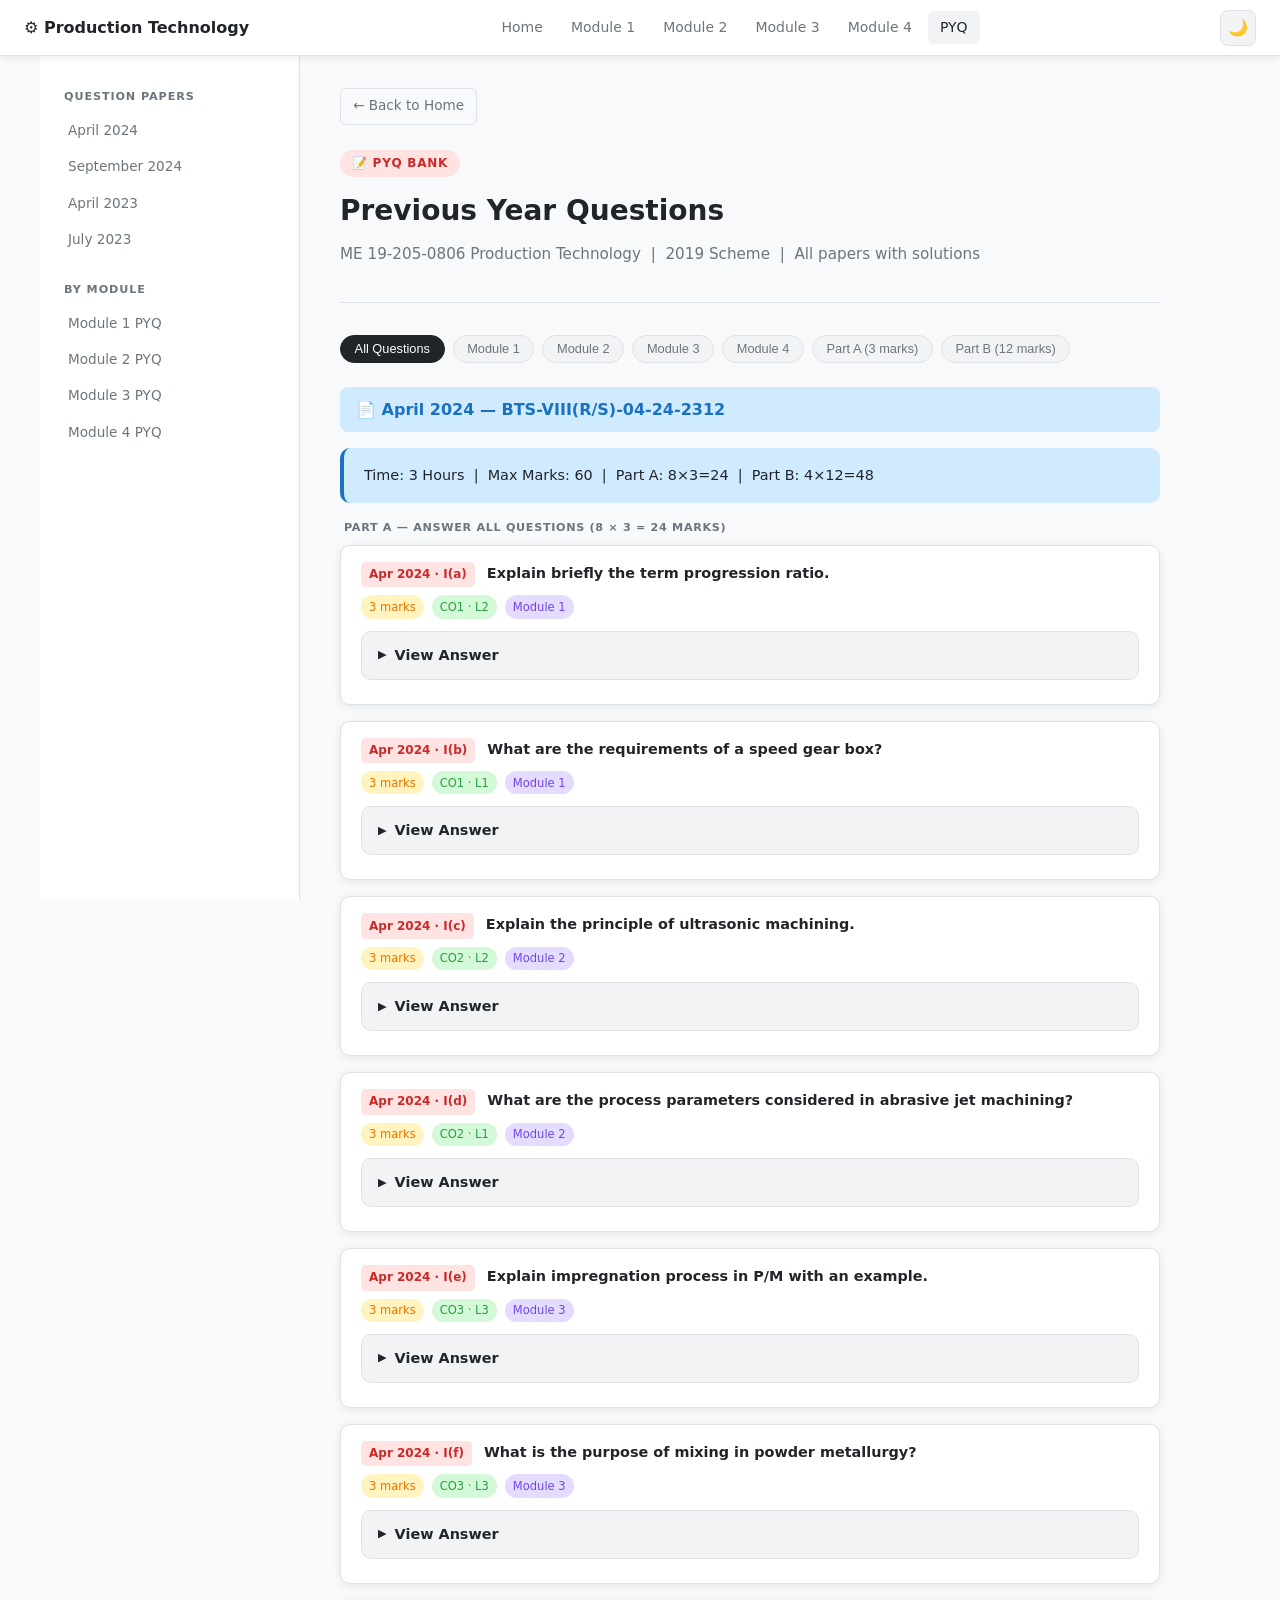
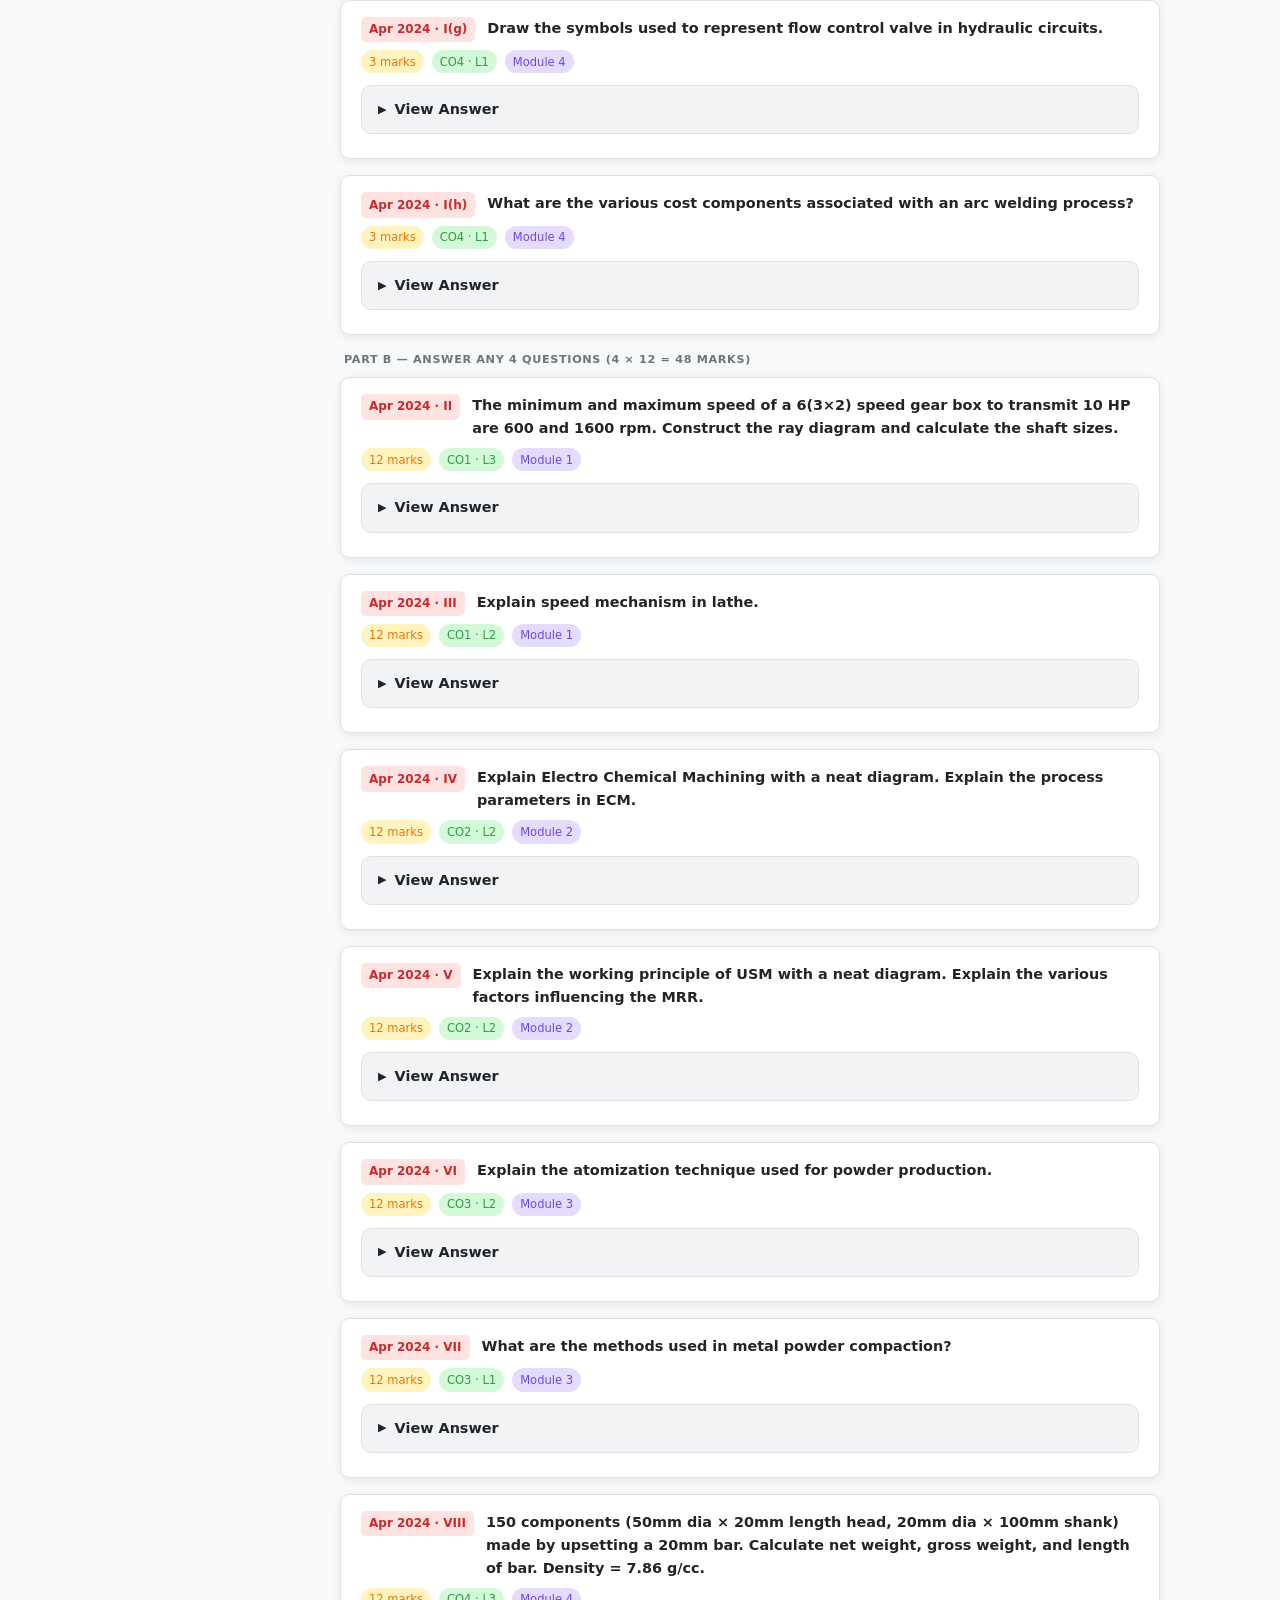
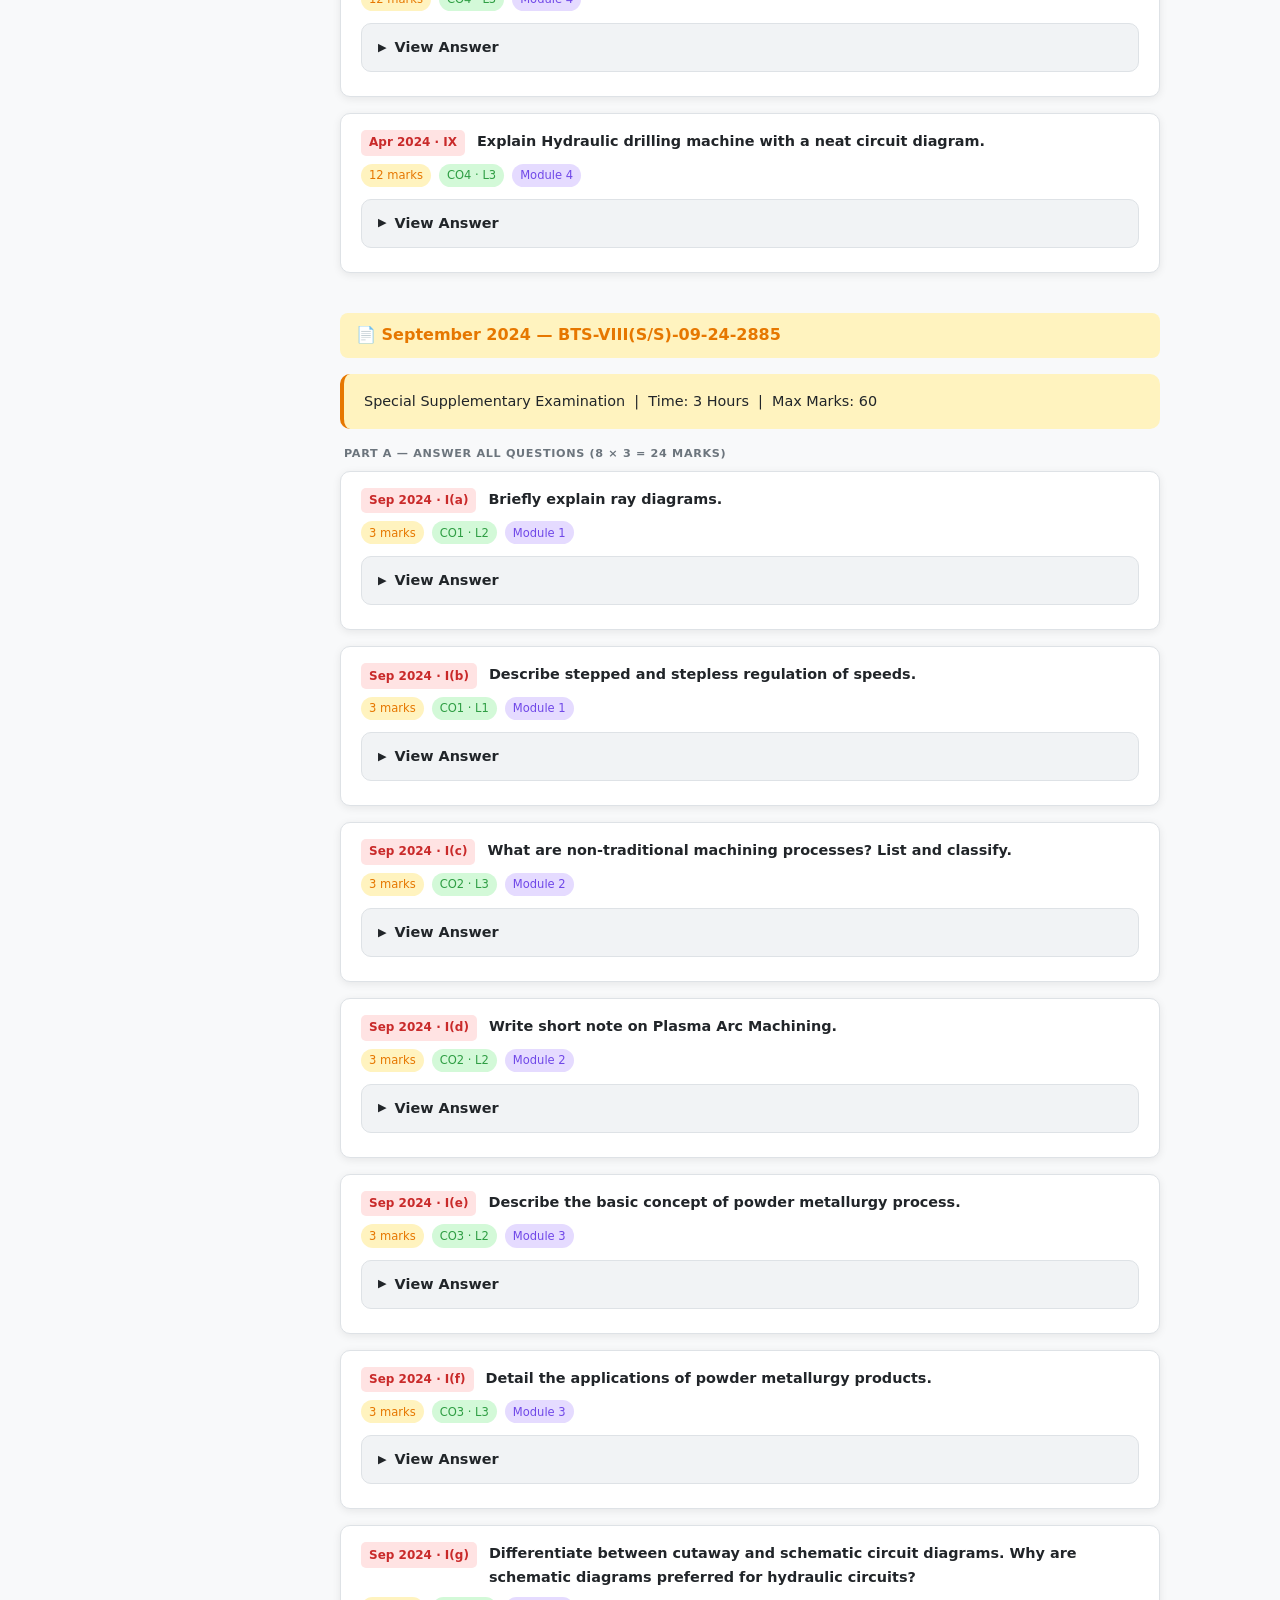
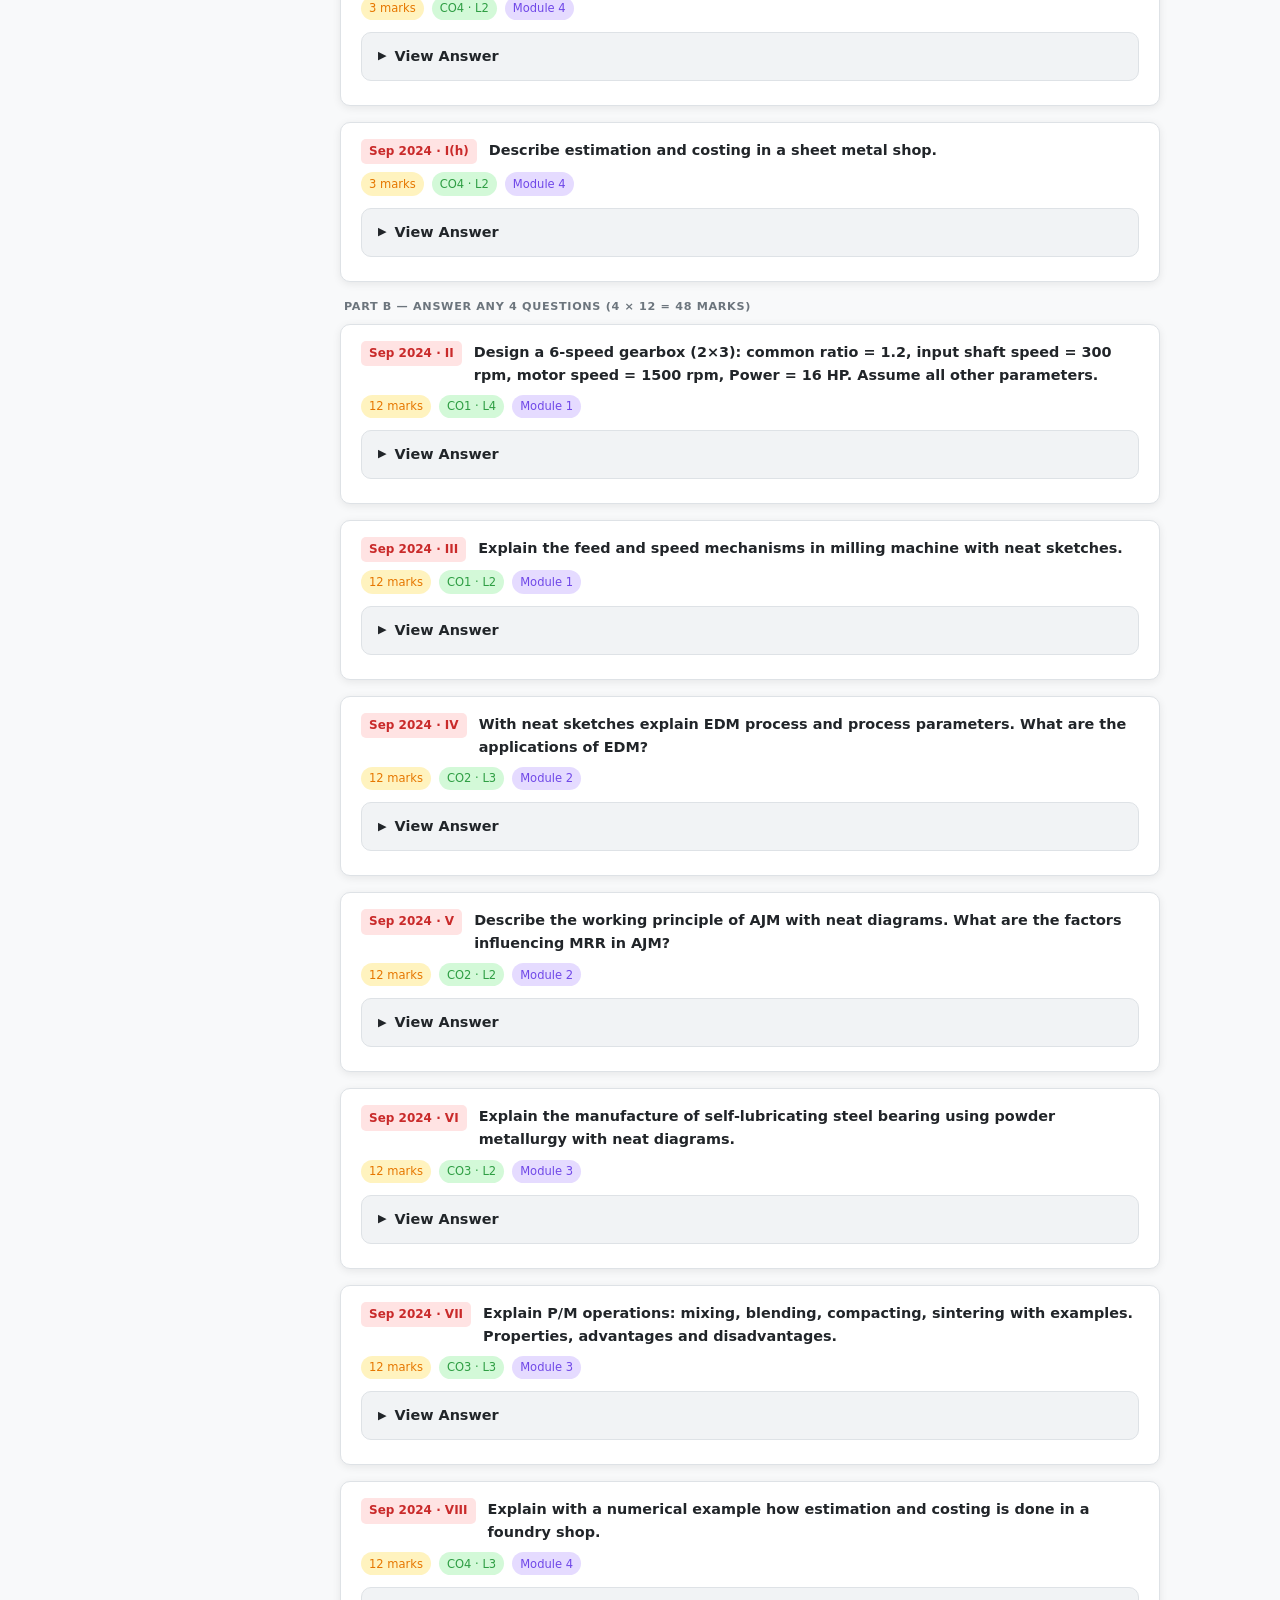
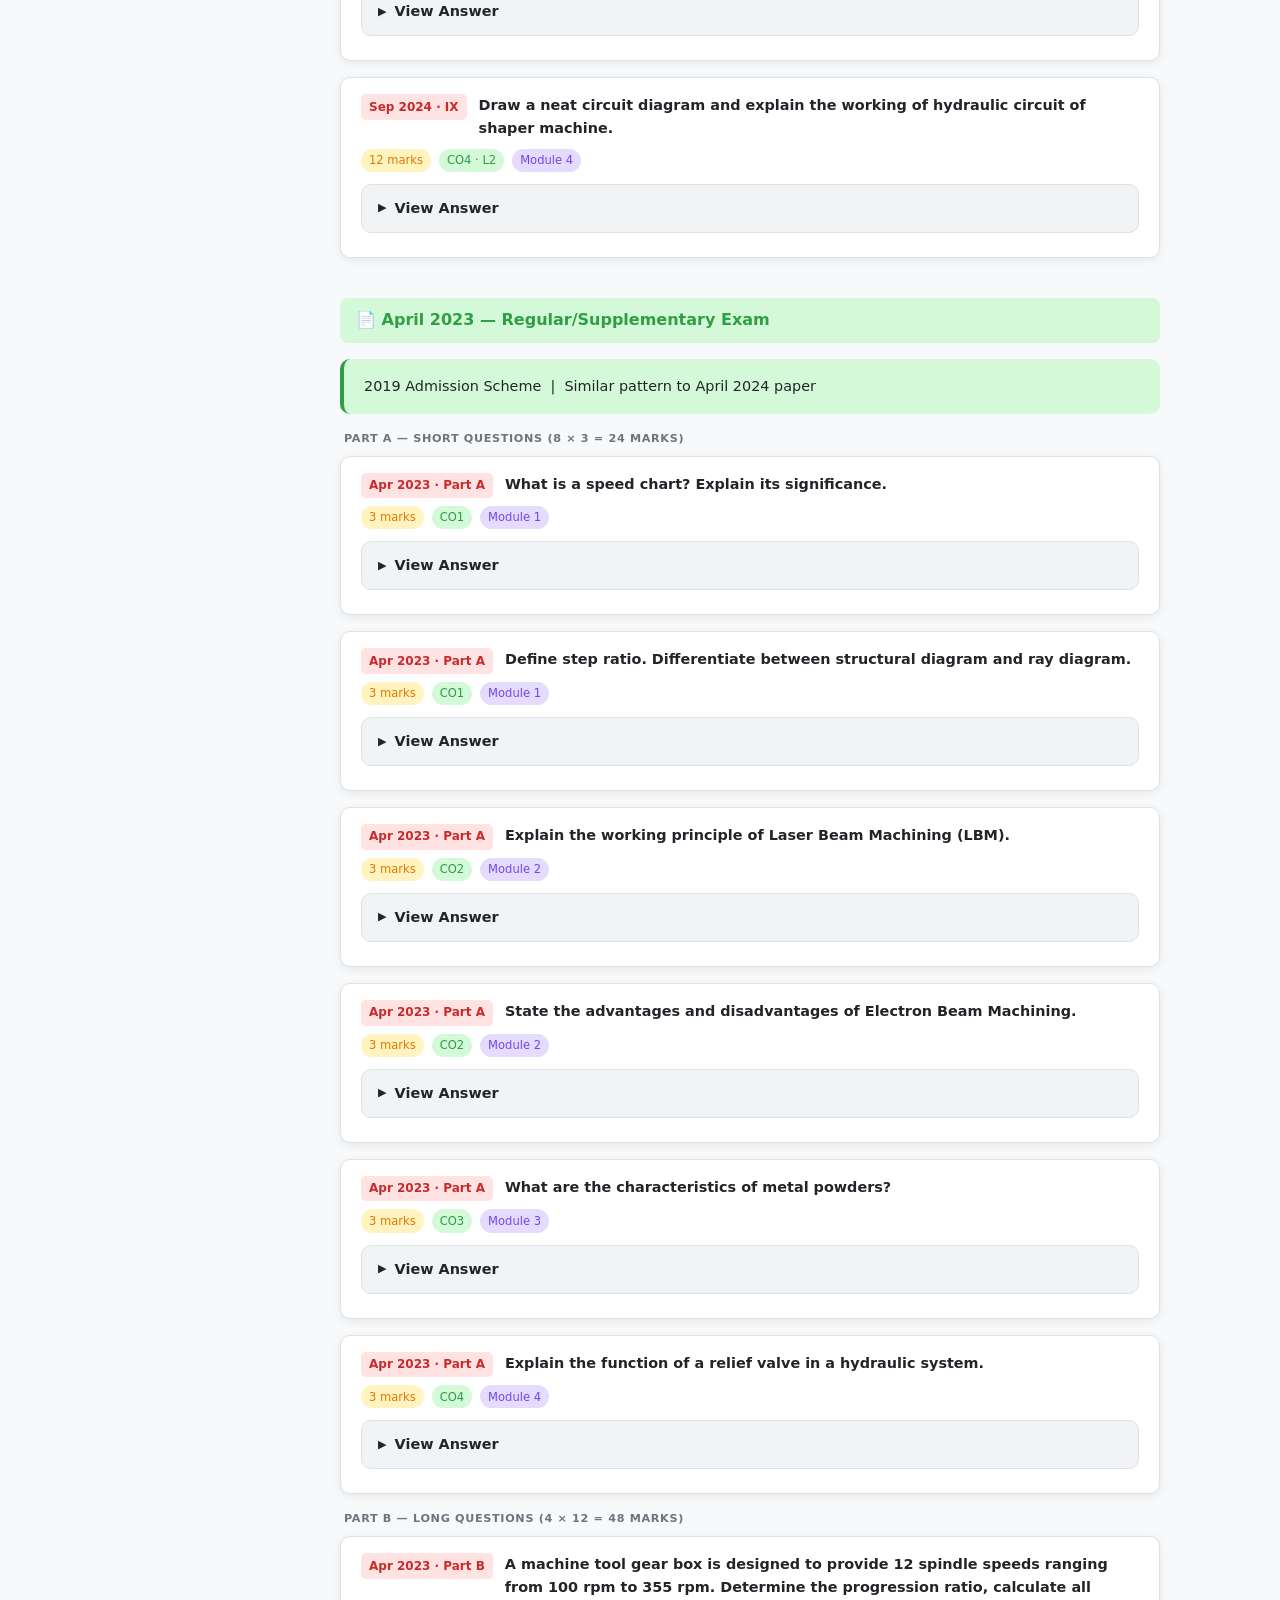
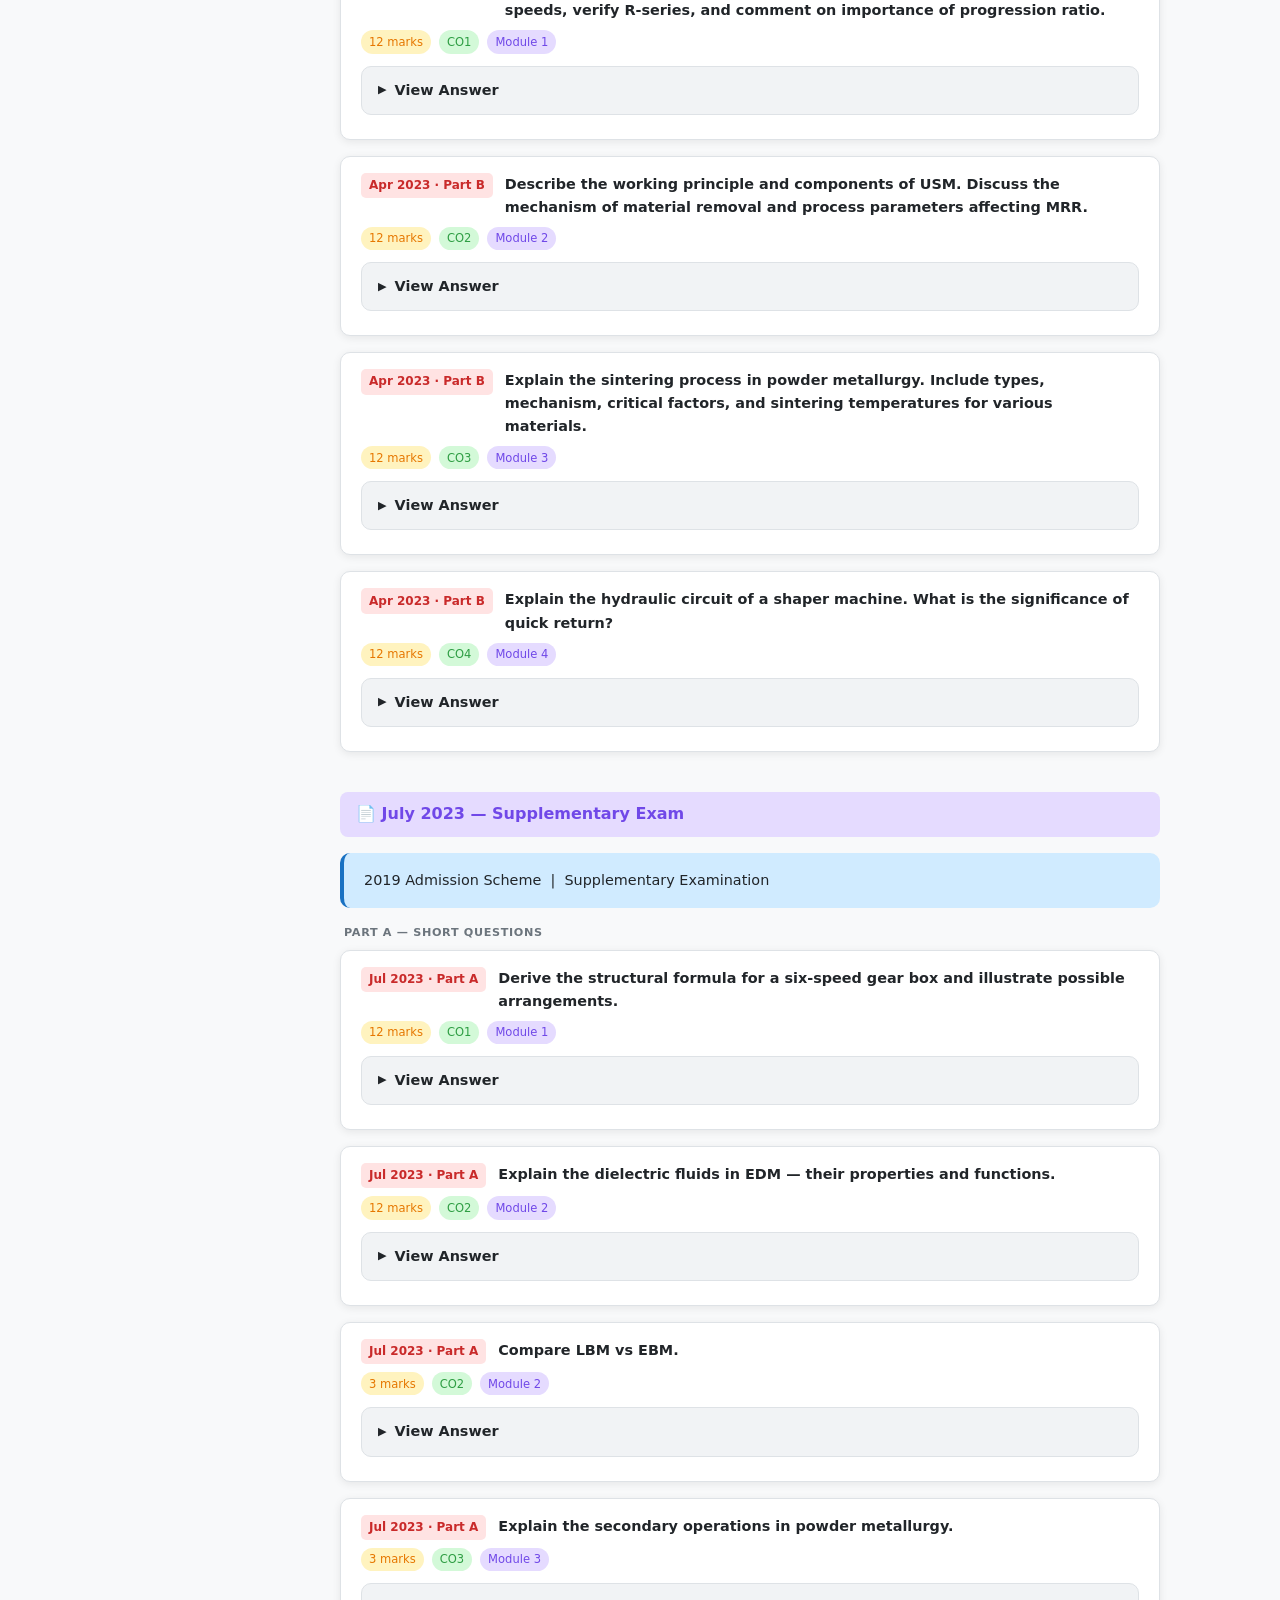
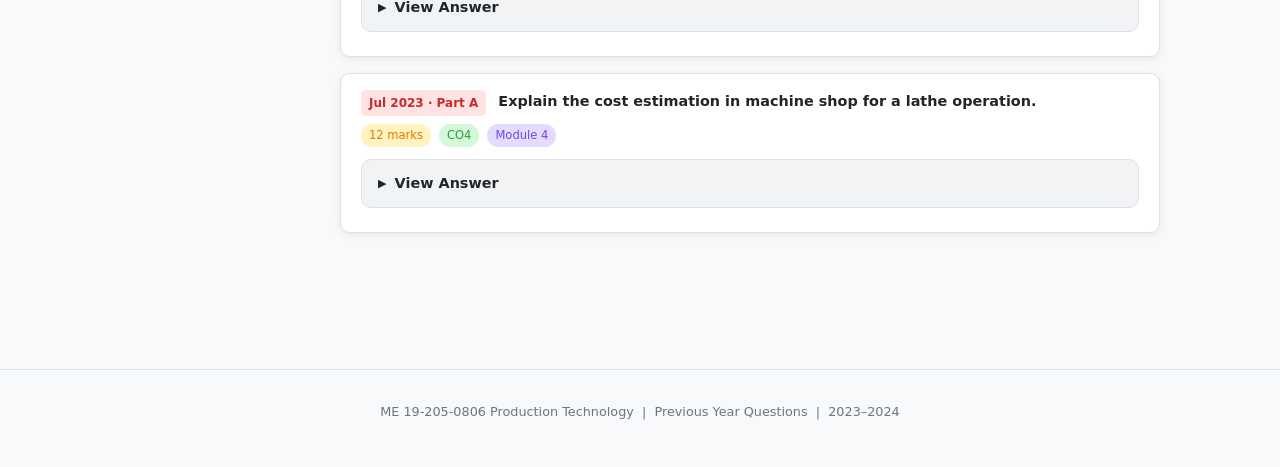
<file: pyq.html>
<!DOCTYPE html>
<html lang="en">
<head>
<meta charset="UTF-8">
<meta name="viewport" content="width=device-width, initial-scale=1.0">
<title>PYQ — Production Technology Previous Year Questions</title>
<link rel="stylesheet" href="style.css">
<style>
.pyq-filter { display: flex; flex-wrap: wrap; gap: 0.5rem; margin-bottom: 1.5rem; }
.filter-btn {
  padding: 0.35rem 0.85rem;
  border-radius: 20px;
  border: 1px solid var(--border);
  background: var(--surface2);
  color: var(--text-muted);
  font-size: 0.8rem;
  cursor: pointer;
  transition: all 0.15s;
  font-weight: 500;
}
.filter-btn.active, .filter-btn:hover { background: var(--text); color: var(--surface); border-color: var(--text); }
.pyq-year-section { margin-bottom: 2.5rem; }
.pyq-year-head {
  font-size: 1rem;
  font-weight: 700;
  padding: 0.6rem 1rem;
  border-radius: 8px;
  margin-bottom: 1rem;
  display: flex;
  align-items: center;
  gap: 0.5rem;
}
.y2024a { background: var(--m1-light); color: var(--m1); }
.y2024s { background: var(--m2-light); color: var(--m2); }
.y2023a { background: var(--m3-light); color: var(--m3); }
.y2023j { background: var(--m4-light); color: var(--m4); }
.part-label {
  font-size: 0.7rem;
  font-weight: 700;
  text-transform: uppercase;
  letter-spacing: 0.06em;
  color: var(--text-muted);
  margin: 1rem 0 0.5rem;
  padding: 0 0.25rem;
}
.hidden { display: none !important; }
</style>
</head>
<body>
<nav class="topnav">
  <div class="topnav-brand">⚙️ Production Technology</div>
  <div class="topnav-links">
    <a href="index.html">Home</a>
    <a href="module1.html">Module 1</a>
    <a href="module2.html">Module 2</a>
    <a href="module3.html">Module 3</a>
    <a href="module4.html">Module 4</a>
    <a href="pyq.html" class="active">PYQ</a>
  </div>
  <button class="theme-btn" id="theme-btn">🌙</button>
</nav>

<div class="module-layout">
<nav class="sidebar">
  <div class="sidebar-section">
    <div class="sidebar-title">Question Papers</div>
    <a href="#y2024a">April 2024</a>
    <a href="#y2024s">September 2024</a>
    <a href="#y2023a">April 2023</a>
    <a href="#y2023j">July 2023</a>
    <div class="sidebar-title" style="margin-top:1rem;">By Module</div>
    <a href="module1.html#pyq">Module 1 PYQ</a>
    <a href="module2.html#pyq">Module 2 PYQ</a>
    <a href="module3.html#pyq">Module 3 PYQ</a>
    <a href="module4.html#pyq">Module 4 PYQ</a>
  </div>
</nav>

<main class="content">
  <a href="index.html" class="back-btn">← Back to Home</a>

  <div class="page-header">
    <div class="module-badge" style="background:var(--pyq-light);color:var(--pyq)">📝 PYQ Bank</div>
    <h1>Previous Year Questions</h1>
    <p>ME 19-205-0806 Production Technology &nbsp;|&nbsp; 2019 Scheme &nbsp;|&nbsp; All papers with solutions</p>
  </div>

  <!-- Filter buttons -->
  <div class="pyq-filter">
    <button class="filter-btn active" onclick="filterPYQ('all',this)">All Questions</button>
    <button class="filter-btn" onclick="filterPYQ('m1',this)">Module 1</button>
    <button class="filter-btn" onclick="filterPYQ('m2',this)">Module 2</button>
    <button class="filter-btn" onclick="filterPYQ('m3',this)">Module 3</button>
    <button class="filter-btn" onclick="filterPYQ('m4',this)">Module 4</button>
    <button class="filter-btn" onclick="filterPYQ('parta',this)">Part A (3 marks)</button>
    <button class="filter-btn" onclick="filterPYQ('partb',this)">Part B (12 marks)</button>
  </div>

  <!-- ══════════════════════════════════════
       APRIL 2024
  ══════════════════════════════════════ -->
  <section class="pyq-year-section" id="y2024a">
    <div class="pyq-year-head y2024a">📄 April 2024 — BTS-VIII(R/S)-04-24-2312</div>
    <div class="callout callout-info" style="margin-bottom:1rem;">Time: 3 Hours &nbsp;|&nbsp; Max Marks: 60 &nbsp;|&nbsp; Part A: 8×3=24 &nbsp;|&nbsp; Part B: 4×12=48</div>

    <div class="part-label">Part A — Answer ALL questions (8 × 3 = 24 marks)</div>

    <div class="pyq-card" data-module="m1" data-part="parta">
      <div class="pyq-header"><span class="pyq-num">Apr 2024 · I(a)</span><span class="pyq-q">Explain briefly the term progression ratio.</span></div>
      <div class="pyq-meta"><span class="pyq-tag tag-marks">3 marks</span><span class="pyq-tag tag-co">CO1 · L2</span><span class="pyq-tag tag-mod">Module 1</span></div>
      <details class="accordion"><summary>View Answer</summary><div class="accordion-body">
        <p>Progression ratio (φ) is the constant ratio between two adjacent spindle speeds when speeds are arranged in Geometric Progression.</p>
        <div class="formula-box">φ = N₂/N₁ = N₃/N₂ = ... = (Nmax/Nmin)^(1/(n−1))</div>
        <p>Ensures minimum speed loss and minimum number of gears. Permissible deviation ±10%.</p>
        <p><a href="module1.html#progression">→ Full explanation in Module 1</a></p>
      </div></details>
    </div>

    <div class="pyq-card" data-module="m1" data-part="parta">
      <div class="pyq-header"><span class="pyq-num">Apr 2024 · I(b)</span><span class="pyq-q">What are the requirements of a speed gear box?</span></div>
      <div class="pyq-meta"><span class="pyq-tag tag-marks">3 marks</span><span class="pyq-tag tag-co">CO1 · L1</span><span class="pyq-tag tag-mod">Module 1</span></div>
      <details class="accordion"><summary>View Answer</summary><div class="accordion-body">
        <ul>
          <li>Provide designed series of spindle speeds.</li>
          <li>Transmit required power to the spindle.</li>
          <li>Smooth, silent operation.</li>
          <li>Simple construction; easily accessible for maintenance.</li>
        </ul>
      </div></details>
    </div>

    <div class="pyq-card" data-module="m2" data-part="parta">
      <div class="pyq-header"><span class="pyq-num">Apr 2024 · I(c)</span><span class="pyq-q">Explain the principle of ultrasonic machining.</span></div>
      <div class="pyq-meta"><span class="pyq-tag tag-marks">3 marks</span><span class="pyq-tag tag-co">CO2 · L2</span><span class="pyq-tag tag-mod">Module 2</span></div>
      <details class="accordion"><summary>View Answer</summary><div class="accordion-body">
        <p>Tool vibrates at 20–40 kHz, amplitude 25–100 μm. Abrasive slurry between tool and brittle workpiece. Vibrating tool hammers abrasive grains into work surface → brittle fracture → material removal. Static feed force advances tool. Transducer (PZT) converts electrical energy to mechanical vibration; horn amplifies amplitude.</p>
        <p><a href="module2.html#usm">→ Full explanation with diagram in Module 2</a></p>
      </div></details>
    </div>

    <div class="pyq-card" data-module="m2" data-part="parta">
      <div class="pyq-header"><span class="pyq-num">Apr 2024 · I(d)</span><span class="pyq-q">What are the process parameters considered in abrasive jet machining?</span></div>
      <div class="pyq-meta"><span class="pyq-tag tag-marks">3 marks</span><span class="pyq-tag tag-co">CO2 · L1</span><span class="pyq-tag tag-mod">Module 2</span></div>
      <details class="accordion"><summary>View Answer</summary><div class="accordion-body">
        <ol>
          <li><strong>Abrasive:</strong> composition, strength, size (10–50 μm), mass flow rate</li>
          <li><strong>Gas:</strong> type (air/N₂/CO₂), pressure (0.2–1.0 N/mm²), velocity</li>
          <li><strong>Nozzle:</strong> material (WC/Sapphire), geometry, stand-off distance (NTD), inclination angle</li>
        </ol>
      </div></details>
    </div>

    <div class="pyq-card" data-module="m3" data-part="parta">
      <div class="pyq-header"><span class="pyq-num">Apr 2024 · I(e)</span><span class="pyq-q">Explain impregnation process in P/M with an example.</span></div>
      <div class="pyq-meta"><span class="pyq-tag tag-marks">3 marks</span><span class="pyq-tag tag-co">CO3 · L3</span><span class="pyq-tag tag-mod">Module 3</span></div>
      <details class="accordion"><summary>View Answer</summary><div class="accordion-body">
        <p>Oil or other fluid permeated into pores of sintered P/M part. Parts immersed in heated oil; vacuum aids process. Example: Oil-impregnated porous bronze bearings — during service, capillary action provides continuous lubrication. Used in small motors where relubrication is not possible.</p>
      </div></details>
    </div>

    <div class="pyq-card" data-module="m3" data-part="parta">
      <div class="pyq-header"><span class="pyq-num">Apr 2024 · I(f)</span><span class="pyq-q">What is the purpose of mixing in powder metallurgy?</span></div>
      <div class="pyq-meta"><span class="pyq-tag tag-marks">3 marks</span><span class="pyq-tag tag-co">CO3 · L3</span><span class="pyq-tag tag-mod">Module 3</span></div>
      <details class="accordion"><summary>View Answer</summary><div class="accordion-body">
        <ul>
          <li>Uniform distribution of particle sizes.</li>
          <li>Making alloyed powders by combining different powders.</li>
          <li>Adding binders for green compact strength.</li>
          <li>Adding lubricants to reduce die friction.</li>
          <li>Combining metallic and non-metallic powders.</li>
        </ul>
      </div></details>
    </div>

    <div class="pyq-card" data-module="m4" data-part="parta">
      <div class="pyq-header"><span class="pyq-num">Apr 2024 · I(g)</span><span class="pyq-q">Draw the symbols used to represent flow control valve in hydraulic circuits.</span></div>
      <div class="pyq-meta"><span class="pyq-tag tag-marks">3 marks</span><span class="pyq-tag tag-co">CO4 · L1</span><span class="pyq-tag tag-mod">Module 4</span></div>
      <details class="accordion"><summary>View Answer</summary><div class="accordion-body">
        <p>Restrictor (throttle valve): rectangle with slanted arrow through it indicating adjustability. Restrictor with check valve: parallel combination allowing free flow one direction, restricted flow other direction. <a href="module4.html#jic-symbols">→ See JIC symbols diagram</a></p>
      </div></details>
    </div>

    <div class="pyq-card" data-module="m4" data-part="parta">
      <div class="pyq-header"><span class="pyq-num">Apr 2024 · I(h)</span><span class="pyq-q">What are the various cost components associated with an arc welding process?</span></div>
      <div class="pyq-meta"><span class="pyq-tag tag-marks">3 marks</span><span class="pyq-tag tag-co">CO4 · L1</span><span class="pyq-tag tag-mod">Module 4</span></div>
      <details class="accordion"><summary>View Answer</summary><div class="accordion-body">
        <ol>
          <li>Direct material cost (base material + electrode)</li>
          <li>Direct labour cost (preparation + arc-on time + finishing)</li>
          <li>Direct other expenses (power: V×I×time×rate, fixtures)</li>
          <li>Overheads (supervision, lighting, depreciation)</li>
        </ol>
      </div></details>
    </div>

    <div class="part-label">Part B — Answer ANY 4 questions (4 × 12 = 48 marks)</div>

    <div class="pyq-card" data-module="m1" data-part="partb">
      <div class="pyq-header"><span class="pyq-num">Apr 2024 · II</span><span class="pyq-q">The minimum and maximum speed of a 6(3×2) speed gear box to transmit 10 HP are 600 and 1600 rpm. Construct the ray diagram and calculate the shaft sizes.</span></div>
      <div class="pyq-meta"><span class="pyq-tag tag-marks">12 marks</span><span class="pyq-tag tag-co">CO1 · L3</span><span class="pyq-tag tag-mod">Module 1</span></div>
      <details class="accordion"><summary>View Answer</summary><div class="accordion-body">
        <p><strong>φ = (1600/600)^(1/5) = 1.217</strong></p>
        <p><strong>Speeds:</strong> 600, 730, 888, 1080, 1315, 1600 rpm</p>
        <p><strong>Structural formula:</strong> 3(1) × 2(3) — 3 gear pairs in stage 1, 2 gear pairs in stage 2, 4 shafts total.</p>
        <p><strong>Shaft sizing:</strong> P = 10 HP = 7.46 kW. At lowest speed (600 rpm): T = 7460/(2π×600/60) = 118.7 N·m. d = (16T/π×τ)^(1/3) with τ=55 MPa → d ≈ 22 mm, use <strong>25 mm standard</strong>.</p>
        <p><strong>Ray diagram:</strong> 4 vertical shaft lines, speeds on log scale, 3 rays from shaft I→II, 2 rays each from shaft II→III (giving 6 outputs).</p>
        <p><a href="module1.html#ray-diagram">→ See ray diagram in Module 1</a></p>
      </div></details>
    </div>

    <div class="pyq-card" data-module="m1" data-part="partb">
      <div class="pyq-header"><span class="pyq-num">Apr 2024 · III</span><span class="pyq-q">Explain speed mechanism in lathe.</span></div>
      <div class="pyq-meta"><span class="pyq-tag tag-marks">12 marks</span><span class="pyq-tag tag-co">CO1 · L2</span><span class="pyq-tag tag-mod">Module 1</span></div>
      <details class="accordion"><summary>View Answer</summary><div class="accordion-body">
        <p>Lathe speed mechanism: Motor → V-belt → Countershaft (constant speed) → Headstock gear box (multi-speed) → Spindle. Back gear arrangement gives extra low-speed range. All-geared headstock eliminates belt step-pulley.</p>
        <p>Speed selection: Shift gear clusters in headstock. Norton gear box (tumbler gear) in feed mechanism selects thread pitch and feed rate. Key components: cone pulley (if belt drive), gear clusters, back gear, spindle nose.</p>
        <p><a href="module1.html#mechanisms">→ See full explanation in Module 1</a></p>
      </div></details>
    </div>

    <div class="pyq-card" data-module="m2" data-part="partb">
      <div class="pyq-header"><span class="pyq-num">Apr 2024 · IV</span><span class="pyq-q">Explain Electro Chemical Machining with a neat diagram. Explain the process parameters in ECM.</span></div>
      <div class="pyq-meta"><span class="pyq-tag tag-marks">12 marks</span><span class="pyq-tag tag-co">CO2 · L2</span><span class="pyq-tag tag-mod">Module 2</span></div>
      <details class="accordion"><summary>View Answer</summary><div class="accordion-body">
        <p><strong>Principle:</strong> Reverse of electroplating. Workpiece is anode (+), tool is cathode (−). Electrolyte (NaCl/NaNO₃) flows in gap (0.05–1 mm). Anodic dissolution removes material from workpiece.</p>
        <p><strong>Diagram:</strong> Show DC supply, workpiece(+), tool(−), electrolyte flow in/out, servo-controlled feed, gap.</p>
        <p><strong>Process parameters:</strong> Voltage (5–30 V), current density (20–200 A/cm²), electrolyte type and concentration, feed rate, gap, temperature of electrolyte, electrode material.</p>
        <p><strong>Advantages:</strong> No tool wear, no HAZ, excellent surface finish (Ra 0.1–1.25 μm), high MRR for complex shapes.</p>
        <p><a href="module2.html#ecm">→ See ECM section in Module 2</a></p>
      </div></details>
    </div>

    <div class="pyq-card" data-module="m2" data-part="partb">
      <div class="pyq-header"><span class="pyq-num">Apr 2024 · V</span><span class="pyq-q">Explain the working principle of USM with a neat diagram. Explain the various factors influencing the MRR.</span></div>
      <div class="pyq-meta"><span class="pyq-tag tag-marks">12 marks</span><span class="pyq-tag tag-co">CO2 · L2</span><span class="pyq-tag tag-mod">Module 2</span></div>
      <details class="accordion"><summary>View Answer</summary><div class="accordion-body">
        <p>See <a href="module2.html#usm">USM section in Module 2</a>. Include the USM diagram and M.C. Shaw's model.</p>
        <p><strong>Factors affecting MRR:</strong> frequency ↑→MRR↑; amplitude ↑→MRR↑; feed force (optimum); grain size (optimum); slurry concentration (~30% optimum); workpiece hardness (brittle→higher MRR); tool material (tough ductile tool → slow wear).</p>
      </div></details>
    </div>

    <div class="pyq-card" data-module="m3" data-part="partb">
      <div class="pyq-header"><span class="pyq-num">Apr 2024 · VI</span><span class="pyq-q">Explain the atomization technique used for powder production.</span></div>
      <div class="pyq-meta"><span class="pyq-tag tag-marks">12 marks</span><span class="pyq-tag tag-co">CO3 · L2</span><span class="pyq-tag tag-mod">Module 3</span></div>
      <details class="accordion"><summary>View Answer</summary><div class="accordion-body">
        <p>See <a href="module3.html#powder-production">Powder Production section in Module 3</a>.</p>
        <p><strong>Types:</strong> Water atomization (high-pressure water jet, irregular particles), Gas atomization (inert gas, spherical particles), Centrifugal atomization (rotating disc, most uniform). Most widely used commercially. Diagram should show molten metal stream being broken by gas/water jets.</p>
      </div></details>
    </div>

    <div class="pyq-card" data-module="m3" data-part="partb">
      <div class="pyq-header"><span class="pyq-num">Apr 2024 · VII</span><span class="pyq-q">What are the methods used in metal powder compaction?</span></div>
      <div class="pyq-meta"><span class="pyq-tag tag-marks">12 marks</span><span class="pyq-tag tag-co">CO3 · L1</span><span class="pyq-tag tag-mod">Module 3</span></div>
      <details class="accordion"><summary>View Answer</summary><div class="accordion-body">
        <p>See <a href="module3.html#compacting">Compacting section in Module 3</a>. Cover all 5 methods:</p>
        <ol>
          <li>Conventional pressing (punch-and-die, 80–1400 MPa)</li>
          <li>Centrifugal compacting (~3 MPa, WC applications)</li>
          <li>Slip casting (slurry in plaster mould)</li>
          <li>Cold/Hot Extrusion (carbide tools)</li>
          <li>Rolling (continuous strips of Cu, Brass, SS)</li>
        </ol>
      </div></details>
    </div>

    <div class="pyq-card" data-module="m4" data-part="partb">
      <div class="pyq-header"><span class="pyq-num">Apr 2024 · VIII</span><span class="pyq-q">150 components (50mm dia × 20mm length head, 20mm dia × 100mm shank) made by upsetting a 20mm bar. Calculate net weight, gross weight, and length of bar. Density = 7.86 g/cc.</span></div>
      <div class="pyq-meta"><span class="pyq-tag tag-marks">12 marks</span><span class="pyq-tag tag-co">CO4 · L3</span><span class="pyq-tag tag-mod">Module 4</span></div>
      <details class="accordion"><summary>View Answer</summary><div class="accordion-body">
        <p>See <a href="module4.html#solved">Solved Problem 2 in Module 4</a>.</p>
        <p><strong>Net volume/component:</strong> π/4×50²×20 + π/4×20²×100 = 39,270 + 31,416 = 70,686 mm³ = 70.69 cc</p>
        <p><strong>Net weight/component:</strong> 70.69×7.86 = 555.6 g = 0.556 kg</p>
        <p><strong>Total net weight (150):</strong> 83.4 kg</p>
        <p><strong>Length of bar/component:</strong> 70,686/(π/4×20²) = 225 mm</p>
      </div></details>
    </div>

    <div class="pyq-card" data-module="m4" data-part="partb">
      <div class="pyq-header"><span class="pyq-num">Apr 2024 · IX</span><span class="pyq-q">Explain Hydraulic drilling machine with a neat circuit diagram.</span></div>
      <div class="pyq-meta"><span class="pyq-tag tag-marks">12 marks</span><span class="pyq-tag tag-co">CO4 · L3</span><span class="pyq-tag tag-mod">Module 4</span></div>
      <details class="accordion"><summary>View Answer</summary><div class="accordion-body">
        <p>See <a href="module4.html#drilling-circuit">Drilling Machine Circuit in Module 4</a>. Circuit: Pump → Relief valve → 4/3 DCV → Flow control valve → Hydraulic motor (spindle) + Feed cylinder. Flow control valve sets feed rate. DCV controls advance/retract of drill.</p>
      </div></details>
    </div>
  </section>

  <!-- ══════════════════════════════════════
       SEPTEMBER 2024
  ══════════════════════════════════════ -->
  <section class="pyq-year-section" id="y2024s">
    <div class="pyq-year-head y2024s">📄 September 2024 — BTS-VIII(S/S)-09-24-2885</div>
    <div class="callout callout-warn" style="margin-bottom:1rem;">Special Supplementary Examination &nbsp;|&nbsp; Time: 3 Hours &nbsp;|&nbsp; Max Marks: 60</div>

    <div class="part-label">Part A — Answer ALL questions (8 × 3 = 24 marks)</div>

    <div class="pyq-card" data-module="m1" data-part="parta">
      <div class="pyq-header"><span class="pyq-num">Sep 2024 · I(a)</span><span class="pyq-q">Briefly explain ray diagrams.</span></div>
      <div class="pyq-meta"><span class="pyq-tag tag-marks">3 marks</span><span class="pyq-tag tag-co">CO1 · L2</span><span class="pyq-tag tag-mod">Module 1</span></div>
      <details class="accordion"><summary>View Answer</summary><div class="accordion-body">
        <p>Ray diagram is a graphical representation of the drive arrangement showing the specific values of all transmission ratios and speeds of all shafts. Vertical lines = shafts, horizontal lines = speed values on log scale, slanted lines (rays) = gear pairs. Slope of ray indicates transmission ratio.</p>
        <p><a href="module1.html#ray-diagram">→ See ray diagram section in Module 1</a></p>
      </div></details>
    </div>

    <div class="pyq-card" data-module="m1" data-part="parta">
      <div class="pyq-header"><span class="pyq-num">Sep 2024 · I(b)</span><span class="pyq-q">Describe stepped and stepless regulation of speeds.</span></div>
      <div class="pyq-meta"><span class="pyq-tag tag-marks">3 marks</span><span class="pyq-tag tag-co">CO1 · L1</span><span class="pyq-tag tag-mod">Module 1</span></div>
      <details class="accordion"><summary>View Answer</summary><div class="accordion-body">
        <p><strong>Stepped:</strong> Discrete speed steps via gear box. Fixed number of speeds. Low cost, high efficiency. Cannot get exact desired speed.</p>
        <p><strong>Stepless:</strong> Continuously variable speed (CVT, hydraulic, electric drives). Any speed in range achievable. Higher cost, used in CNC/precision machines.</p>
        <p><a href="module1.html#stepped-stepless">→ See comparison table in Module 1</a></p>
      </div></details>
    </div>

    <div class="pyq-card" data-module="m2" data-part="parta">
      <div class="pyq-header"><span class="pyq-num">Sep 2024 · I(c)</span><span class="pyq-q">What are non-traditional machining processes? List and classify.</span></div>
      <div class="pyq-meta"><span class="pyq-tag tag-marks">3 marks</span><span class="pyq-tag tag-co">CO2 · L3</span><span class="pyq-tag tag-mod">Module 2</span></div>
      <details class="accordion"><summary>View Answer</summary><div class="accordion-body">
        <p>NTM processes use alternative energy to remove material (not mechanical tool harder than work). Classification by energy source:</p>
        <ul>
          <li><strong>Mechanical:</strong> USM, AJM, WJM, AWJM</li>
          <li><strong>Thermal:</strong> EDM, EBM, LBM, PAM, IBM</li>
          <li><strong>Electrochemical:</strong> ECM</li>
          <li><strong>Chemical:</strong> Chemical milling, photochemical machining</li>
        </ul>
      </div></details>
    </div>

    <div class="pyq-card" data-module="m2" data-part="parta">
      <div class="pyq-header"><span class="pyq-num">Sep 2024 · I(d)</span><span class="pyq-q">Write short note on Plasma Arc Machining.</span></div>
      <div class="pyq-meta"><span class="pyq-tag tag-marks">3 marks</span><span class="pyq-tag tag-co">CO2 · L2</span><span class="pyq-tag tag-mod">Module 2</span></div>
      <details class="accordion"><summary>View Answer</summary><div class="accordion-body">
        <p>PAM uses a high-velocity plasma jet at up to 28,000°C to melt and blow away material. Plasma formed by passing gas (Ar, N₂, H₂) through a constricted DC arc in a plasma torch. Used for cutting stainless steel, titanium, superalloys. HAZ is present; loud and UV radiation hazard.</p>
        <p><a href="module2.html#pam">→ See PAM section in Module 2</a></p>
      </div></details>
    </div>

    <div class="pyq-card" data-module="m3" data-part="parta">
      <div class="pyq-header"><span class="pyq-num">Sep 2024 · I(e)</span><span class="pyq-q">Describe the basic concept of powder metallurgy process.</span></div>
      <div class="pyq-meta"><span class="pyq-tag tag-marks">3 marks</span><span class="pyq-tag tag-co">CO3 · L2</span><span class="pyq-tag tag-mod">Module 3</span></div>
      <details class="accordion"><summary>View Answer</summary><div class="accordion-body">
        <p>P/M is a process of making components from metallic powders. Process: Powder production → Mixing/Blending → Compacting (80–1600 MPa, green compact) → Sintering (below melting point, bonding) → Finishing. Produces near net shape parts with ~3% material waste.</p>
      </div></details>
    </div>

    <div class="pyq-card" data-module="m3" data-part="parta">
      <div class="pyq-header"><span class="pyq-num">Sep 2024 · I(f)</span><span class="pyq-q">Detail the applications of powder metallurgy products.</span></div>
      <div class="pyq-meta"><span class="pyq-tag tag-marks">3 marks</span><span class="pyq-tag tag-co">CO3 · L3</span><span class="pyq-tag tag-mod">Module 3</span></div>
      <details class="accordion"><summary>View Answer</summary><div class="accordion-body">
        <ul>
          <li>Self-lubricating porous bronze bearings (oil-impregnated)</li>
          <li>Tungsten filaments for incandescent lamp bulbs</li>
          <li>Cemented carbide cutting tools (WC-Co)</li>
          <li>Electrical contacts (Cu+Ag+W)</li>
          <li>Friction materials (clutch liners, brake bands)</li>
          <li>Magnetic materials (ferrites, Alnico)</li>
          <li>Porous filters for liquids and gases</li>
        </ul>
      </div></details>
    </div>

    <div class="pyq-card" data-module="m4" data-part="parta">
      <div class="pyq-header"><span class="pyq-num">Sep 2024 · I(g)</span><span class="pyq-q">Differentiate between cutaway and schematic circuit diagrams. Why are schematic diagrams preferred for hydraulic circuits?</span></div>
      <div class="pyq-meta"><span class="pyq-tag tag-marks">3 marks</span><span class="pyq-tag tag-co">CO4 · L2</span><span class="pyq-tag tag-mod">Module 4</span></div>
      <details class="accordion"><summary>View Answer</summary><div class="accordion-body">
        <p><strong>Cutaway:</strong> Physical cross-section of actual components; complex; difficult to trace fluid flow.</p>
        <p><strong>Schematic:</strong> Standardized JIC symbols; simple to read; clearly shows fluid flow paths; preferred for analysis and troubleshooting.</p>
        <p>Schematic diagrams are preferred because any trained engineer can read them using JIC standards, and fluid flow paths are immediately clear.</p>
      </div></details>
    </div>

    <div class="pyq-card" data-module="m4" data-part="parta">
      <div class="pyq-header"><span class="pyq-num">Sep 2024 · I(h)</span><span class="pyq-q">Describe estimation and costing in a sheet metal shop.</span></div>
      <div class="pyq-meta"><span class="pyq-tag tag-marks">3 marks</span><span class="pyq-tag tag-co">CO4 · L2</span><span class="pyq-tag tag-mod">Module 4</span></div>
      <details class="accordion"><summary>View Answer</summary><div class="accordion-body">
        <p>Sheet metal costing: Material cost (blank area × thickness × density × rate + scrap allowance), Labour (press cycles × rate/cycle), Direct expenses (die amortization per piece = die cost ÷ die life, power for press), Overheads (press depreciation, supervision as % of labour). Total cost = material + labour + direct + overheads.</p>
      </div></details>
    </div>

    <div class="part-label">Part B — Answer ANY 4 questions (4 × 12 = 48 marks)</div>

    <div class="pyq-card" data-module="m1" data-part="partb">
      <div class="pyq-header"><span class="pyq-num">Sep 2024 · II</span><span class="pyq-q">Design a 6-speed gearbox (2×3): common ratio = 1.2, input shaft speed = 300 rpm, motor speed = 1500 rpm, Power = 16 HP. Assume all other parameters.</span></div>
      <div class="pyq-meta"><span class="pyq-tag tag-marks">12 marks</span><span class="pyq-tag tag-co">CO1 · L4</span><span class="pyq-tag tag-mod">Module 1</span></div>
      <details class="accordion"><summary>View Answer</summary><div class="accordion-body">
        <p><strong>Structural formula:</strong> 2(1) × 3(2) — Stage 1: 2 gear pairs; Stage 2: 3 gear pairs. 3 shafts total.</p>
        <p><strong>Speed reduction:</strong> Motor 1500 rpm → Input shaft 300 rpm (via belt/gear reduction ratio 5:1)</p>
        <p><strong>6 output speeds (φ=1.2 from input 300 rpm):</strong><br>
        N₁=300, N₂=360, N₃=432, N₄=518, N₅=622, N₆=746 rpm</p>
        <p><strong>Ray diagram:</strong> 3 shaft lines. Shaft I→II: 2 rays. Shaft II→III: 3 rays each → 6 output speeds.</p>
        <p><strong>Torque at input shaft:</strong> T = P/ω = 11,930/(2π×300/60) = <strong>379.6 N·m</strong></p>
        <p><strong>Shaft diameter:</strong> d = (16T/π×τ)^(1/3) with τ=55 MPa → d ≈ 35 mm → use <strong>40 mm standard</strong></p>
        <p><a href="module1.html#solved">→ See Solved Problem 2 in Module 1</a></p>
      </div></details>
    </div>

    <div class="pyq-card" data-module="m1" data-part="partb">
      <div class="pyq-header"><span class="pyq-num">Sep 2024 · III</span><span class="pyq-q">Explain the feed and speed mechanisms in milling machine with neat sketches.</span></div>
      <div class="pyq-meta"><span class="pyq-tag tag-marks">12 marks</span><span class="pyq-tag tag-co">CO1 · L2</span><span class="pyq-tag tag-mod">Module 1</span></div>
      <details class="accordion"><summary>View Answer</summary><div class="accordion-body">
        <p><strong>Speed mechanism:</strong> Motor → belt/coupling → spindle gear box (18 speeds) → arbor. Speeds selected by shifting gear clusters.</p>
        <p><strong>Feed mechanism:</strong> Separate feed motor → feed gear box → table drives (longitudinal, cross/transverse, vertical). Three independent feed drives. Feed rates selected separately from spindle speed.</p>
        <p>Sketch: horizontal milling machine showing spindle, arbor, overarm support. Show separate speed and feed gear boxes. Include power flow path.</p>
        <p><a href="module1.html#mechanisms">→ See mechanisms section in Module 1</a></p>
      </div></details>
    </div>

    <div class="pyq-card" data-module="m2" data-part="partb">
      <div class="pyq-header"><span class="pyq-num">Sep 2024 · IV</span><span class="pyq-q">With neat sketches explain EDM process and process parameters. What are the applications of EDM?</span></div>
      <div class="pyq-meta"><span class="pyq-tag tag-marks">12 marks</span><span class="pyq-tag tag-co">CO2 · L3</span><span class="pyq-tag tag-mod">Module 2</span></div>
      <details class="accordion"><summary>View Answer</summary><div class="accordion-body">
        <p>See <a href="module2.html#edm">EDM section in Module 2</a>. Include EDM setup diagram. Key points: dielectric fluid (role: insulator, ionize, quench, flush, cool), spark generator types (RC circuit vs transistorized), process parameters table (peak current, pulse on/off time, voltage, polarity, electrode material). Applications: die sinking, micro-drilling, wire EDM, removing broken taps.</p>
      </div></details>
    </div>

    <div class="pyq-card" data-module="m2" data-part="partb">
      <div class="pyq-header"><span class="pyq-num">Sep 2024 · V</span><span class="pyq-q">Describe the working principle of AJM with neat diagrams. What are the factors influencing MRR in AJM?</span></div>
      <div class="pyq-meta"><span class="pyq-tag tag-marks">12 marks</span><span class="pyq-tag tag-co">CO2 · L2</span><span class="pyq-tag tag-mod">Module 2</span></div>
      <details class="accordion"><summary>View Answer</summary><div class="accordion-body">
        <p>See <a href="module2.html#ajm">AJM section in Module 2</a>. Include AJM system diagram (gas cylinder → filter → regulator → mixing chamber → nozzle → workpiece). Mechanism: brittle fracture by abrasive impact. Factors: abrasive type/size/flow rate, gas pressure, stand-off distance (optimum 6–8mm), workpiece material (brittle = higher MRR), nozzle material and geometry.</p>
      </div></details>
    </div>

    <div class="pyq-card" data-module="m3" data-part="partb">
      <div class="pyq-header"><span class="pyq-num">Sep 2024 · VI</span><span class="pyq-q">Explain the manufacture of self-lubricating steel bearing using powder metallurgy with neat diagrams.</span></div>
      <div class="pyq-meta"><span class="pyq-tag tag-marks">12 marks</span><span class="pyq-tag tag-co">CO3 · L2</span><span class="pyq-tag tag-mod">Module 3</span></div>
      <details class="accordion"><summary>View Answer</summary><div class="accordion-body">
        <p>See <a href="module3.html#applications">Self-lubricating bearing process in Module 3</a>.</p>
        <p><strong>Process:</strong> Mix Cu(90%)+Sn(10%)+graphite+stearic acid → Cold compact (20–50 kg/mm²) → Sinter at 800°C in reducing atmosphere (tin-rich liquid phase absorbed by Cu) → Repress/size → Impregnate with oil. Graphite = solid lubricant; capillary action provides continuous oil supply during service.</p>
      </div></details>
    </div>

    <div class="pyq-card" data-module="m3" data-part="partb">
      <div class="pyq-header"><span class="pyq-num">Sep 2024 · VII</span><span class="pyq-q">Explain P/M operations: mixing, blending, compacting, sintering with examples. Properties, advantages and disadvantages.</span></div>
      <div class="pyq-meta"><span class="pyq-tag tag-marks">12 marks</span><span class="pyq-tag tag-co">CO3 · L3</span><span class="pyq-tag tag-mod">Module 3</span></div>
      <details class="accordion"><summary>View Answer</summary><div class="accordion-body">
        <p>See Module 3 sections: <a href="module3.html#mixing">Mixing &amp; Blending</a>, <a href="module3.html#compacting">Compacting</a>, <a href="module3.html#sintering">Sintering</a>. For properties see <a href="module3.html#characteristics">Powder Characteristics</a>. For advantages/disadvantages see <a href="module3.html#adv-disadv">the table</a>.</p>
      </div></details>
    </div>

    <div class="pyq-card" data-module="m4" data-part="partb">
      <div class="pyq-header"><span class="pyq-num">Sep 2024 · VIII</span><span class="pyq-q">Explain with a numerical example how estimation and costing is done in a foundry shop.</span></div>
      <div class="pyq-meta"><span class="pyq-tag tag-marks">12 marks</span><span class="pyq-tag tag-co">CO4 · L3</span><span class="pyq-tag tag-mod">Module 4</span></div>
      <details class="accordion"><summary>View Answer</summary><div class="accordion-body">
        <p>See <a href="module4.html#foundry-cost">Foundry Cost section</a> and <a href="module4.html#solved">Solved Problem 1</a> in Module 4. Steps: Net weight = Volume × Density → Gross weight = Net weight + process scrap → Gross material cost = Gross weight × rate − scrap return value → Add labour + overheads = Total cost.</p>
      </div></details>
    </div>

    <div class="pyq-card" data-module="m4" data-part="partb">
      <div class="pyq-header"><span class="pyq-num">Sep 2024 · IX</span><span class="pyq-q">Draw a neat circuit diagram and explain the working of hydraulic circuit of shaper machine.</span></div>
      <div class="pyq-meta"><span class="pyq-tag tag-marks">12 marks</span><span class="pyq-tag tag-co">CO4 · L2</span><span class="pyq-tag tag-mod">Module 4</span></div>
      <details class="accordion"><summary>View Answer</summary><div class="accordion-body">
        <p>See <a href="module4.html#shaper-circuit">Shaper Machine Circuit section and diagram in Module 4</a>.</p>
        <p><strong>Working:</strong> Pump → Relief valve → 4/3 DCV → Double-acting cylinder. Forward stroke: oil to full-bore end, piston moves forward (cutting). Return stroke: oil to rod end, piston returns faster (quick return — smaller area = higher speed for same flow). Relief valve limits max pressure.</p>
      </div></details>
    </div>
  </section>

  <!-- ══════════════════════════════════════
       APRIL 2023 (Based on pattern, questions inferred)
  ══════════════════════════════════════ -->
  <section class="pyq-year-section" id="y2023a">
    <div class="pyq-year-head y2023a">📄 April 2023 — Regular/Supplementary Exam</div>
    <div class="callout callout-tip" style="margin-bottom:1rem;">2019 Admission Scheme &nbsp;|&nbsp; Similar pattern to April 2024 paper</div>

    <div class="part-label">Part A — Short Questions (8 × 3 = 24 marks)</div>

    <div class="pyq-card" data-module="m1" data-part="parta">
      <div class="pyq-header"><span class="pyq-num">Apr 2023 · Part A</span><span class="pyq-q">What is a speed chart? Explain its significance.</span></div>
      <div class="pyq-meta"><span class="pyq-tag tag-marks">3 marks</span><span class="pyq-tag tag-co">CO1</span><span class="pyq-tag tag-mod">Module 1</span></div>
      <details class="accordion"><summary>View Answer</summary><div class="accordion-body">
        <p>A speed chart (ray diagram) is a graphical representation of the drive arrangement in a gear box. It shows all transmission ratios and spindle speeds on logarithmic scale. Significance: helps verify design, find exact transmission ratios, check if speed loss is acceptable.</p>
      </div></details>
    </div>

    <div class="pyq-card" data-module="m1" data-part="parta">
      <div class="pyq-header"><span class="pyq-num">Apr 2023 · Part A</span><span class="pyq-q">Define step ratio. Differentiate between structural diagram and ray diagram.</span></div>
      <div class="pyq-meta"><span class="pyq-tag tag-marks">3 marks</span><span class="pyq-tag tag-co">CO1</span><span class="pyq-tag tag-mod">Module 1</span></div>
      <details class="accordion"><summary>View Answer</summary><div class="accordion-body">
        <p><strong>Step ratio:</strong> Constant ratio between adjacent spindle speeds in GP. φ = N(n+1)/Nₙ.</p>
        <p><strong>Structural diagram:</strong> Kinematic layout showing gear arrangement, shafts, and number of speed steps per stage. Does not show actual speed values.</p>
        <p><strong>Ray diagram:</strong> Graphical representation on log scale showing actual speed values at each shaft stage. Used to verify transmission ratios.</p>
      </div></details>
    </div>

    <div class="pyq-card" data-module="m2" data-part="parta">
      <div class="pyq-header"><span class="pyq-num">Apr 2023 · Part A</span><span class="pyq-q">Explain the working principle of Laser Beam Machining (LBM).</span></div>
      <div class="pyq-meta"><span class="pyq-tag tag-marks">3 marks</span><span class="pyq-tag tag-co">CO2</span><span class="pyq-tag tag-mod">Module 2</span></div>
      <details class="accordion"><summary>View Answer</summary><div class="accordion-body">
        <p>Laser beam (coherent, monochromatic) focused to high energy density spot on workpiece. High energy density causes rapid heating → melting → vaporization. No vacuum required. Types: CO₂ (10.6 μm) for metals, Nd:YAG (1.06 μm) for precision drilling. No contact, no tool wear.</p>
      </div></details>
    </div>

    <div class="pyq-card" data-module="m2" data-part="parta">
      <div class="pyq-header"><span class="pyq-num">Apr 2023 · Part A</span><span class="pyq-q">State the advantages and disadvantages of Electron Beam Machining.</span></div>
      <div class="pyq-meta"><span class="pyq-tag tag-marks">3 marks</span><span class="pyq-tag tag-co">CO2</span><span class="pyq-tag tag-mod">Module 2</span></div>
      <details class="accordion"><summary>View Answer</summary><div class="accordion-body">
        <p>See <a href="module2.html#ebm">EBM section in Module 2</a> for full advantages and disadvantages list. Key: can machine very small features; no mechanical stress; requires vacuum (high cost); X-ray radiation; limited workpiece size.</p>
      </div></details>
    </div>

    <div class="pyq-card" data-module="m3" data-part="parta">
      <div class="pyq-header"><span class="pyq-num">Apr 2023 · Part A</span><span class="pyq-q">What are the characteristics of metal powders?</span></div>
      <div class="pyq-meta"><span class="pyq-tag tag-marks">3 marks</span><span class="pyq-tag tag-co">CO3</span><span class="pyq-tag tag-mod">Module 3</span></div>
      <details class="accordion"><summary>View Answer</summary><div class="accordion-body">
        <p>Seven characteristics: (a) Particle shape, (b) Particle size, (c) Particle size distribution, (d) Flow rate, (e) Compressibility, (f) Apparent density, (g) Purity. See <a href="module3.html#characteristics">Characteristics table in Module 3</a>.</p>
      </div></details>
    </div>

    <div class="pyq-card" data-module="m4" data-part="parta">
      <div class="pyq-header"><span class="pyq-num">Apr 2023 · Part A</span><span class="pyq-q">Explain the function of a relief valve in a hydraulic system.</span></div>
      <div class="pyq-meta"><span class="pyq-tag tag-marks">3 marks</span><span class="pyq-tag tag-co">CO4</span><span class="pyq-tag tag-mod">Module 4</span></div>
      <details class="accordion"><summary>View Answer</summary><div class="accordion-body">
        <p>Relief valve protects the pump and lines from excessive pressure. When system pressure exceeds the set value, the valve opens and returns fluid back to the reservoir. It sets the maximum system pressure and acts as a safety device. Symbol: rectangle with slant through it and spring.</p>
      </div></details>
    </div>

    <div class="part-label">Part B — Long Questions (4 × 12 = 48 marks)</div>

    <div class="pyq-card" data-module="m1" data-part="partb">
      <div class="pyq-header"><span class="pyq-num">Apr 2023 · Part B</span><span class="pyq-q">A machine tool gear box is designed to provide 12 spindle speeds ranging from 100 rpm to 355 rpm. Determine the progression ratio, calculate all speeds, verify R-series, and comment on importance of progression ratio.</span></div>
      <div class="pyq-meta"><span class="pyq-tag tag-marks">12 marks</span><span class="pyq-tag tag-co">CO1</span><span class="pyq-tag tag-mod">Module 1</span></div>
      <details class="accordion"><summary>View Answer</summary><div class="accordion-body">
        <p>See <a href="module1.html#solved">Solved Problem 1 in Module 1</a>.</p>
        <p>φ = (355/100)^(1/11) = 1.12 → R20 series. Speeds: 100, 112, 125, 140, 160, 180, 200, 224, 250, 280, 315, 355 rpm. All standard R20 preferred numbers. Importance: minimum speed loss, minimum gears, even productivity across range.</p>
      </div></details>
    </div>

    <div class="pyq-card" data-module="m2" data-part="partb">
      <div class="pyq-header"><span class="pyq-num">Apr 2023 · Part B</span><span class="pyq-q">Describe the working principle and components of USM. Discuss the mechanism of material removal and process parameters affecting MRR.</span></div>
      <div class="pyq-meta"><span class="pyq-tag tag-marks">12 marks</span><span class="pyq-tag tag-co">CO2</span><span class="pyq-tag tag-mod">Module 2</span></div>
      <details class="accordion"><summary>View Answer</summary><div class="accordion-body">
        <p>See <a href="module2.html#usm">USM section in Module 2</a>. Include USM diagram. Components: ultrasonic generator, transducer (PZT), horn/sonotrode, tool, abrasive slurry. M.C. Shaw's model for MRR. Parameters: frequency, amplitude, feed force, grain size, slurry concentration, workpiece material.</p>
      </div></details>
    </div>

    <div class="pyq-card" data-module="m3" data-part="partb">
      <div class="pyq-header"><span class="pyq-num">Apr 2023 · Part B</span><span class="pyq-q">Explain the sintering process in powder metallurgy. Include types, mechanism, critical factors, and sintering temperatures for various materials.</span></div>
      <div class="pyq-meta"><span class="pyq-tag tag-marks">12 marks</span><span class="pyq-tag tag-co">CO3</span><span class="pyq-tag tag-mod">Module 3</span></div>
      <details class="accordion"><summary>View Answer</summary><div class="accordion-body">
        <p>See <a href="module3.html#sintering">Sintering section in Module 3</a>. Cover: definition, purpose, types (solid/liquid phase), mechanism (particle bonding→necks→pore reduction→grain boundaries), critical factors (time, temperature, atmosphere), sintering temperatures table, sintering cycle (drying, sintering, controlled cooling).</p>
      </div></details>
    </div>

    <div class="pyq-card" data-module="m4" data-part="partb">
      <div class="pyq-header"><span class="pyq-num">Apr 2023 · Part B</span><span class="pyq-q">Explain the hydraulic circuit of a shaper machine. What is the significance of quick return?</span></div>
      <div class="pyq-meta"><span class="pyq-tag tag-marks">12 marks</span><span class="pyq-tag tag-co">CO4</span><span class="pyq-tag tag-mod">Module 4</span></div>
      <details class="accordion"><summary>View Answer</summary><div class="accordion-body">
        <p>See <a href="module4.html#shaper-circuit">Shaper Circuit section in Module 4</a>. Quick return significance: the rod side of cylinder has smaller effective area than full-bore end. For the same pump flow rate, smaller area → higher piston velocity. Return stroke (non-cutting) is faster → improves productivity by reducing non-cutting time.</p>
      </div></details>
    </div>
  </section>

  <!-- ══════════════════════════════════════
       JULY 2023
  ══════════════════════════════════════ -->
  <section class="pyq-year-section" id="y2023j">
    <div class="pyq-year-head y2023j">📄 July 2023 — Supplementary Exam</div>
    <div class="callout callout-info" style="margin-bottom:1rem;">2019 Admission Scheme &nbsp;|&nbsp; Supplementary Examination</div>

    <div class="part-label">Part A — Short Questions</div>

    <div class="pyq-card" data-module="m1" data-part="parta">
      <div class="pyq-header"><span class="pyq-num">Jul 2023 · Part A</span><span class="pyq-q">Derive the structural formula for a six-speed gear box and illustrate possible arrangements.</span></div>
      <div class="pyq-meta"><span class="pyq-tag tag-marks">12 marks</span><span class="pyq-tag tag-co">CO1</span><span class="pyq-tag tag-mod">Module 1</span></div>
      <details class="accordion"><summary>View Answer</summary><div class="accordion-body">
        <p>Structural formula for 6-speed gear box:</p>
        <ul>
          <li>Arrangement 1: <strong>3(1) × 2(3)</strong> — Stage 1: 3 gear pairs (P₁=3, X₁=1), Stage 2: 2 gear pairs (P₂=2, X₂=3). 3 shafts.</li>
          <li>Arrangement 2: <strong>2(1) × 3(2)</strong> — Stage 1: 2 gear pairs, Stage 2: 3 gear pairs. 3 shafts.</li>
        </ul>
        <p>Preferred arrangement: 3(1)×2(3) gives more compact design. Draw structural diagrams and ray diagrams for both.</p>
        <p><a href="module1.html#structural-diagram">→ See structural diagram section in Module 1</a></p>
      </div></details>
    </div>

    <div class="pyq-card" data-module="m2" data-part="parta">
      <div class="pyq-header"><span class="pyq-num">Jul 2023 · Part A</span><span class="pyq-q">Explain the dielectric fluids in EDM — their properties and functions.</span></div>
      <div class="pyq-meta"><span class="pyq-tag tag-marks">12 marks</span><span class="pyq-tag tag-co">CO2</span><span class="pyq-tag tag-mod">Module 2</span></div>
      <details class="accordion"><summary>View Answer</summary><div class="accordion-body">
        <p>See <a href="module2.html#edm">EDM section — Dielectric fluid subsection in Module 2</a>. Functions: acts as insulator, ionizes to form conducting path, quenches spark, flushes debris, cools tool and workpiece. Properties: low viscosity, high dielectric strength, chemically stable, non-toxic. Common: kerosene, EDM oil, deionized water.</p>
      </div></details>
    </div>

    <div class="pyq-card" data-module="m2" data-part="parta">
      <div class="pyq-header"><span class="pyq-num">Jul 2023 · Part A</span><span class="pyq-q">Compare LBM vs EBM.</span></div>
      <div class="pyq-meta"><span class="pyq-tag tag-marks">3 marks</span><span class="pyq-tag tag-co">CO2</span><span class="pyq-tag tag-mod">Module 2</span></div>
      <details class="accordion"><summary>View Answer</summary><div class="accordion-body">
        <p>See <a href="module2.html#compare">LBM vs EBM comparison table in Module 2</a>. Key differences: LBM works in air (no vacuum), EBM requires vacuum; LBM: photons, EBM: electrons; EBM: X-ray hazard; EBM: higher precision; LBM: larger workpiece possible.</p>
      </div></details>
    </div>

    <div class="pyq-card" data-module="m3" data-part="parta">
      <div class="pyq-header"><span class="pyq-num">Jul 2023 · Part A</span><span class="pyq-q">Explain the secondary operations in powder metallurgy.</span></div>
      <div class="pyq-meta"><span class="pyq-tag tag-marks">3 marks</span><span class="pyq-tag tag-co">CO3</span><span class="pyq-tag tag-mod">Module 3</span></div>
      <details class="accordion"><summary>View Answer</summary><div class="accordion-body">
        <p>Three secondary operations: (1) <strong>Sizing</strong> — repressing in master die for dimensional accuracy; (2) <strong>Impregnation</strong> — filling pores with oil (self-lubricating bearings) or polymer resin (pressure-tight parts); (3) <strong>Infiltration</strong> — filling pores with molten metal (lower m.p.) by capillary action → nonporous, denser, stronger part.</p>
      </div></details>
    </div>

    <div class="pyq-card" data-module="m4" data-part="parta">
      <div class="pyq-header"><span class="pyq-num">Jul 2023 · Part A</span><span class="pyq-q">Explain the cost estimation in machine shop for a lathe operation.</span></div>
      <div class="pyq-meta"><span class="pyq-tag tag-marks">12 marks</span><span class="pyq-tag tag-co">CO4</span><span class="pyq-tag tag-mod">Module 4</span></div>
      <details class="accordion"><summary>View Answer</summary><div class="accordion-body">
        <p>Machining time for lathe turning: T = L/(f×N) where L=cut length, f=feed(mm/rev), N=speed(rpm). Cost = T × Rate/min. Include: setup time cost, material cost (raw bar), tool cost (amortized), overheads (machine depreciation, power, operator's overhead rate). See <a href="module4.html#machine-cost">Machine Shop Costing in Module 4</a>.</p>
      </div></details>
    </div>
  </section>

</main>
</div>

<footer>
  <p>ME 19-205-0806 Production Technology &nbsp;|&nbsp; Previous Year Questions &nbsp;|&nbsp; 2023–2024</p>
</footer>
<script src="script.js"></script>
<script>
function filterPYQ(filter, btn) {
  document.querySelectorAll('.filter-btn').forEach(b => b.classList.remove('active'));
  btn.classList.add('active');
  const cards = document.querySelectorAll('.pyq-card');
  cards.forEach(card => {
    if (filter === 'all') {
      card.classList.remove('hidden');
    } else if (filter === 'parta' || filter === 'partb') {
      card.classList.toggle('hidden', card.dataset.part !== filter);
    } else {
      card.classList.toggle('hidden', card.dataset.module !== filter);
    }
  });
}
</script>
</body>
</html>
</file>
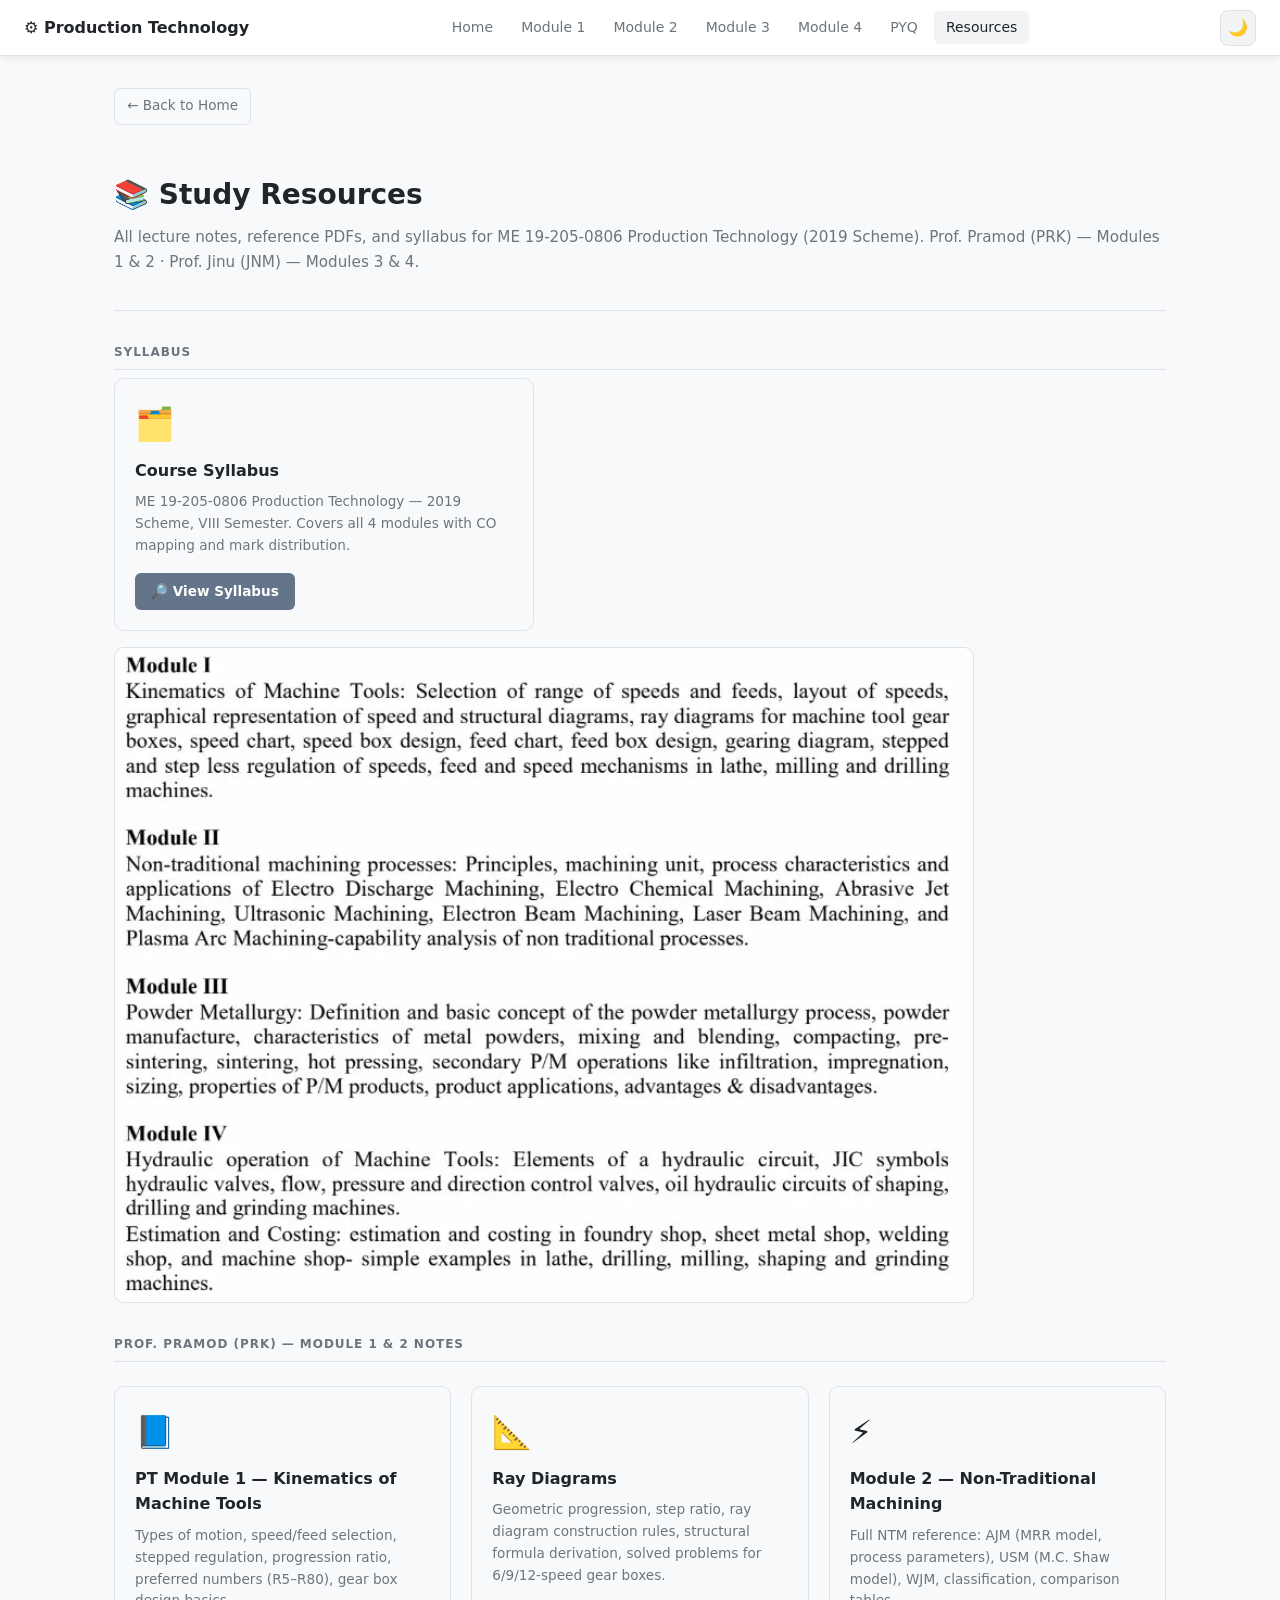
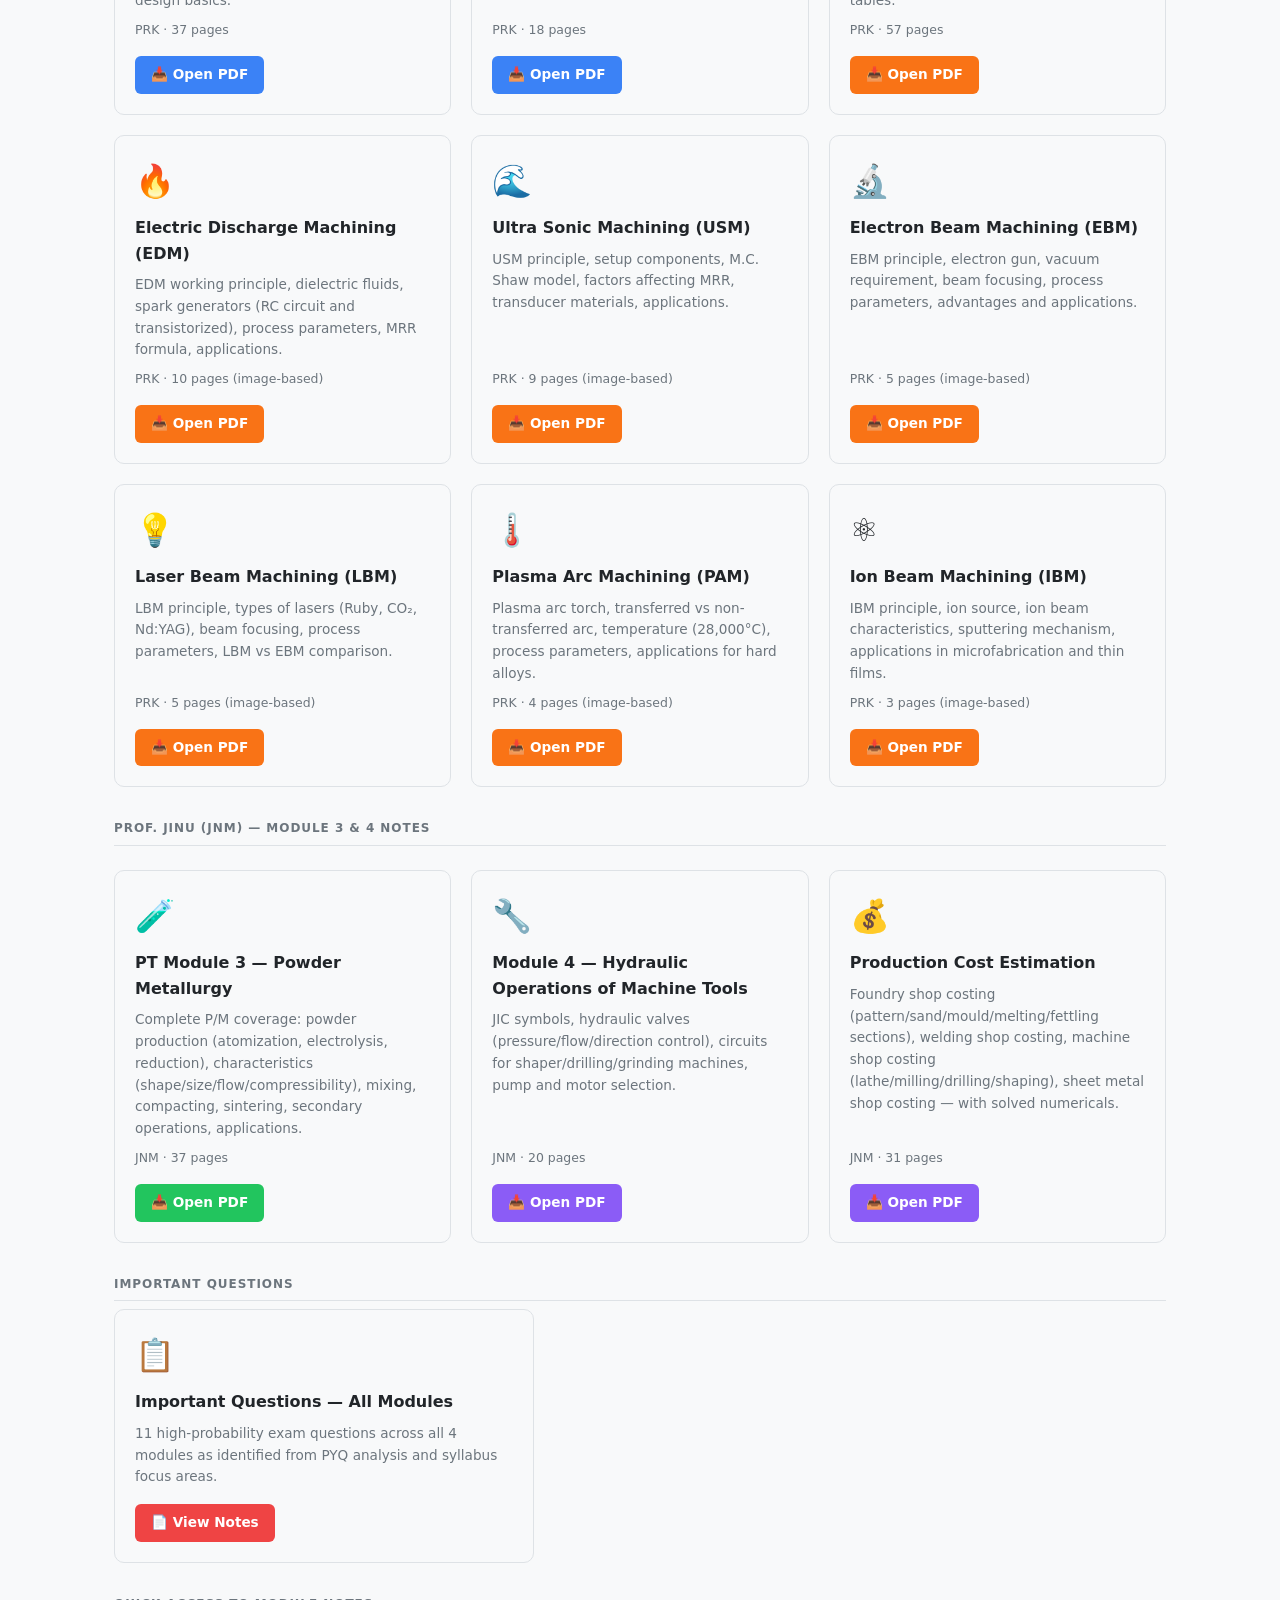
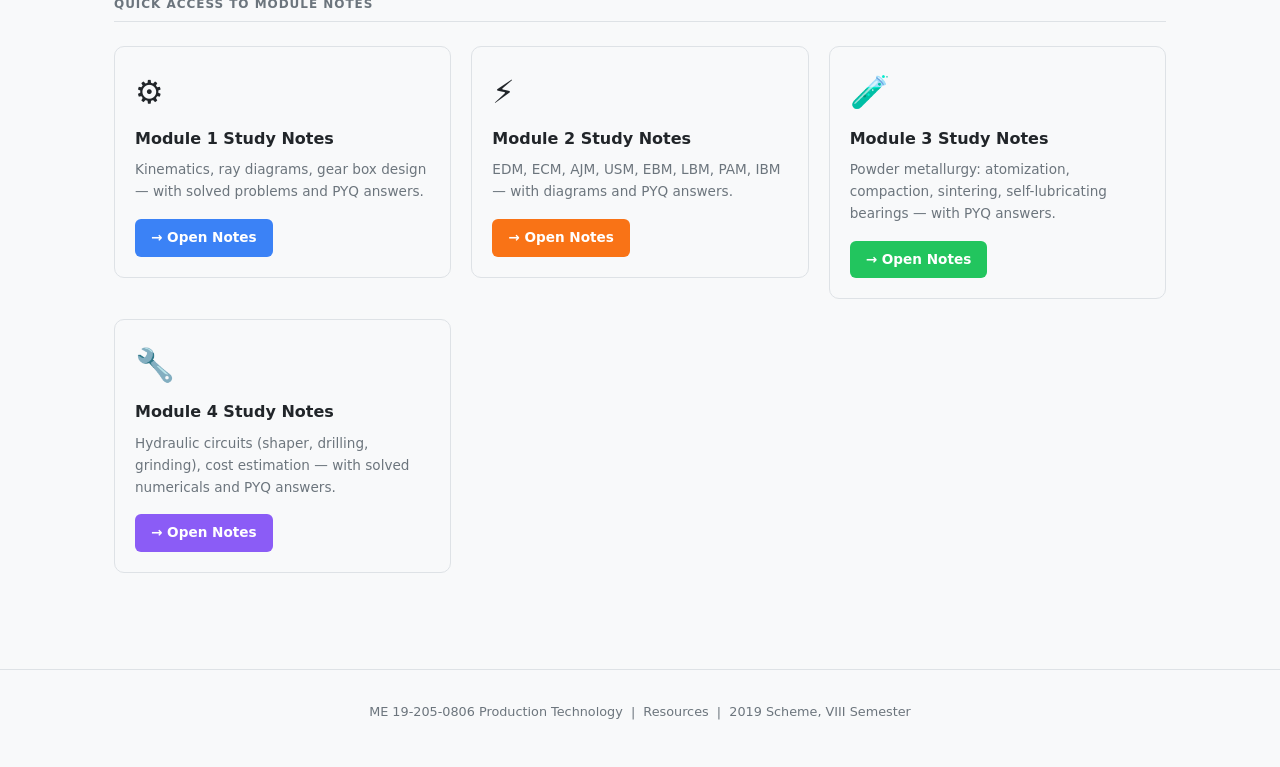
<file: resources.html>
<!DOCTYPE html>
<html lang="en">
<head>
<meta charset="UTF-8">
<meta name="viewport" content="width=device-width, initial-scale=1.0">
<title>Resources — Production Technology</title>
<link rel="stylesheet" href="style.css">
<style>
.resources-grid {
  display: grid;
  grid-template-columns: repeat(auto-fill, minmax(280px, 1fr));
  gap: 1.25rem;
  margin-top: 1.5rem;
}
.resource-card {
  background: var(--bg-card);
  border: 1px solid var(--border);
  border-radius: 10px;
  padding: 1.25rem;
  display: flex;
  flex-direction: column;
  gap: 0.5rem;
  transition: box-shadow 0.2s, transform 0.2s;
}
.resource-card:hover {
  box-shadow: 0 4px 20px rgba(0,0,0,0.18);
  transform: translateY(-2px);
}
.resource-icon { font-size: 2rem; }
.resource-title { font-weight: 700; font-size: 1rem; color: var(--text); }
.resource-desc { font-size: 0.85rem; color: var(--text-muted); flex: 1; }
.resource-meta { font-size: 0.78rem; color: var(--text-muted); }
.download-btn {
  display: inline-flex;
  align-items: center;
  gap: 0.4rem;
  padding: 0.5rem 1rem;
  border-radius: 6px;
  font-size: 0.85rem;
  font-weight: 600;
  text-decoration: none;
  transition: opacity 0.2s;
  margin-top: 0.5rem;
  width: fit-content;
}
.download-btn:hover { opacity: 0.85; }
.btn-blue { background: #3b82f6; color: white; }
.btn-orange { background: #f97316; color: white; }
.btn-green { background: #22c55e; color: white; }
.btn-purple { background: #8b5cf6; color: white; }
.btn-red { background: #ef4444; color: white; }
.btn-gray { background: #64748b; color: white; }
.section-label {
  font-size: 0.75rem;
  font-weight: 700;
  text-transform: uppercase;
  letter-spacing: 0.08em;
  color: var(--text-muted);
  margin-top: 2rem;
  margin-bottom: 0.5rem;
  padding-bottom: 0.4rem;
  border-bottom: 1px solid var(--border);
}
.syllabus-img-wrap {
  margin-top: 1rem;
  border-radius: 10px;
  overflow: hidden;
  border: 1px solid var(--border);
  background: var(--bg-card);
}
.syllabus-img-wrap img {
  width: 100%;
  height: auto;
  display: block;
}
</style>
</head>
<body>
<nav class="topnav">
  <div class="topnav-brand">⚙️ Production Technology</div>
  <div class="topnav-links">
    <a href="index.html">Home</a>
    <a href="module1.html">Module 1</a>
    <a href="module2.html">Module 2</a>
    <a href="module3.html">Module 3</a>
    <a href="module4.html">Module 4</a>
    <a href="pyq.html">PYQ</a>
    <a href="resources.html" class="active">Resources</a>
  </div>
  <button class="theme-btn" id="theme-btn">🌙</button>
</nav>

<main style="max-width:1100px; margin:0 auto; padding:2rem 1.5rem;">
  <a href="index.html" class="back-btn">← Back to Home</a>

  <div class="page-header" style="margin-top:1.5rem;">
    <h1>📚 Study Resources</h1>
    <p>All lecture notes, reference PDFs, and syllabus for ME 19-205-0806 Production Technology (2019 Scheme). Prof. Pramod (PRK) — Modules 1 &amp; 2 · Prof. Jinu (JNM) — Modules 3 &amp; 4.</p>
  </div>

  <!-- Syllabus -->
  <div class="section-label">Syllabus</div>
  <div class="resource-card" style="max-width: 420px;">
    <div class="resource-icon">🗂️</div>
    <div class="resource-title">Course Syllabus</div>
    <div class="resource-desc">ME 19-205-0806 Production Technology — 2019 Scheme, VIII Semester. Covers all 4 modules with CO mapping and mark distribution.</div>
    <a href="syllabus.webp" target="_blank" class="download-btn btn-gray">🔎 View Syllabus</a>
  </div>
  <div class="syllabus-img-wrap" style="max-width: 860px;">
    <img src="syllabus.webp" alt="Production Technology Syllabus 2019 Scheme">
  </div>

  <!-- PRK Notes -->
  <div class="section-label">Prof. Pramod (PRK) — Module 1 &amp; 2 Notes</div>
  <div class="resources-grid">
    <div class="resource-card">
      <div class="resource-icon">📘</div>
      <div class="resource-title">PT Module 1 — Kinematics of Machine Tools</div>
      <div class="resource-desc">Types of motion, speed/feed selection, stepped regulation, progression ratio, preferred numbers (R5–R80), gear box design basics.</div>
      <div class="resource-meta">PRK · 37 pages</div>
      <a href="PRK/PT Module 1.pdf" target="_blank" class="download-btn btn-blue">📥 Open PDF</a>
    </div>

    <div class="resource-card">
      <div class="resource-icon">📐</div>
      <div class="resource-title">Ray Diagrams</div>
      <div class="resource-desc">Geometric progression, step ratio, ray diagram construction rules, structural formula derivation, solved problems for 6/9/12-speed gear boxes.</div>
      <div class="resource-meta">PRK · 18 pages</div>
      <a href="PRK/Ray Diagrams.pdf" target="_blank" class="download-btn btn-blue">📥 Open PDF</a>
    </div>

    <div class="resource-card">
      <div class="resource-icon">⚡</div>
      <div class="resource-title">Module 2 — Non-Traditional Machining</div>
      <div class="resource-desc">Full NTM reference: AJM (MRR model, process parameters), USM (M.C. Shaw model), WJM, classification, comparison tables.</div>
      <div class="resource-meta">PRK · 57 pages</div>
      <a href="PRK/Module 2.pdf" target="_blank" class="download-btn btn-orange">📥 Open PDF</a>
    </div>

    <div class="resource-card">
      <div class="resource-icon">🔥</div>
      <div class="resource-title">Electric Discharge Machining (EDM)</div>
      <div class="resource-desc">EDM working principle, dielectric fluids, spark generators (RC circuit and transistorized), process parameters, MRR formula, applications.</div>
      <div class="resource-meta">PRK · 10 pages (image-based)</div>
      <a href="PRK/Electric Discharge Machining.pdf" target="_blank" class="download-btn btn-orange">📥 Open PDF</a>
    </div>

    <div class="resource-card">
      <div class="resource-icon">🌊</div>
      <div class="resource-title">Ultra Sonic Machining (USM)</div>
      <div class="resource-desc">USM principle, setup components, M.C. Shaw model, factors affecting MRR, transducer materials, applications.</div>
      <div class="resource-meta">PRK · 9 pages (image-based)</div>
      <a href="PRK/Ultra Sonic Machining.pdf" target="_blank" class="download-btn btn-orange">📥 Open PDF</a>
    </div>

    <div class="resource-card">
      <div class="resource-icon">🔬</div>
      <div class="resource-title">Electron Beam Machining (EBM)</div>
      <div class="resource-desc">EBM principle, electron gun, vacuum requirement, beam focusing, process parameters, advantages and applications.</div>
      <div class="resource-meta">PRK · 5 pages (image-based)</div>
      <a href="PRK/Electron Beam Machining.pdf" target="_blank" class="download-btn btn-orange">📥 Open PDF</a>
    </div>

    <div class="resource-card">
      <div class="resource-icon">💡</div>
      <div class="resource-title">Laser Beam Machining (LBM)</div>
      <div class="resource-desc">LBM principle, types of lasers (Ruby, CO₂, Nd:YAG), beam focusing, process parameters, LBM vs EBM comparison.</div>
      <div class="resource-meta">PRK · 5 pages (image-based)</div>
      <a href="PRK/Laser Beam Machining.pdf" target="_blank" class="download-btn btn-orange">📥 Open PDF</a>
    </div>

    <div class="resource-card">
      <div class="resource-icon">🌡️</div>
      <div class="resource-title">Plasma Arc Machining (PAM)</div>
      <div class="resource-desc">Plasma arc torch, transferred vs non-transferred arc, temperature (28,000°C), process parameters, applications for hard alloys.</div>
      <div class="resource-meta">PRK · 4 pages (image-based)</div>
      <a href="PRK/Plasma Arc Machining.pdf" target="_blank" class="download-btn btn-orange">📥 Open PDF</a>
    </div>

    <div class="resource-card">
      <div class="resource-icon">⚛️</div>
      <div class="resource-title">Ion Beam Machining (IBM)</div>
      <div class="resource-desc">IBM principle, ion source, ion beam characteristics, sputtering mechanism, applications in microfabrication and thin films.</div>
      <div class="resource-meta">PRK · 3 pages (image-based)</div>
      <a href="PRK/Iron Beam Machining.pdf" target="_blank" class="download-btn btn-orange">📥 Open PDF</a>
    </div>
  </div>

  <!-- JNM Notes -->
  <div class="section-label">Prof. Jinu (JNM) — Module 3 &amp; 4 Notes</div>
  <div class="resources-grid">
    <div class="resource-card">
      <div class="resource-icon">🧪</div>
      <div class="resource-title">PT Module 3 — Powder Metallurgy</div>
      <div class="resource-desc">Complete P/M coverage: powder production (atomization, electrolysis, reduction), characteristics (shape/size/flow/compressibility), mixing, compacting, sintering, secondary operations, applications.</div>
      <div class="resource-meta">JNM · 37 pages</div>
      <a href="JNM/PT MODULE 3.pdf" target="_blank" class="download-btn btn-green">📥 Open PDF</a>
    </div>

    <div class="resource-card">
      <div class="resource-icon">🔧</div>
      <div class="resource-title">Module 4 — Hydraulic Operations of Machine Tools</div>
      <div class="resource-desc">JIC symbols, hydraulic valves (pressure/flow/direction control), circuits for shaper/drilling/grinding machines, pump and motor selection.</div>
      <div class="resource-meta">JNM · 20 pages</div>
      <a href="JNM/Module 4 Hydraulic operations of Machine Tools.pdf" target="_blank" class="download-btn btn-purple">📥 Open PDF</a>
    </div>

    <div class="resource-card">
      <div class="resource-icon">💰</div>
      <div class="resource-title">Production Cost Estimation</div>
      <div class="resource-desc">Foundry shop costing (pattern/sand/mould/melting/fettling sections), welding shop costing, machine shop costing (lathe/milling/drilling/shaping), sheet metal shop costing — with solved numericals.</div>
      <div class="resource-meta">JNM · 31 pages</div>
      <a href="JNM/PRODUCTION COST ESTIMATION.pdf" target="_blank" class="download-btn btn-purple">📥 Open PDF</a>
    </div>
  </div>

  <!-- Important Questions -->
  <div class="section-label">Important Questions</div>
  <div class="resource-card" style="max-width: 420px;">
    <div class="resource-icon">📋</div>
    <div class="resource-title">Important Questions — All Modules</div>
    <div class="resource-desc">11 high-probability exam questions across all 4 modules as identified from PYQ analysis and syllabus focus areas.</div>
    <a href="production_imp_qus.md" target="_blank" class="download-btn btn-red">📄 View Notes</a>
  </div>

  <!-- Quick access -->
  <div class="section-label">Quick Access to Module Notes</div>
  <div class="resources-grid">
    <a href="module1.html" style="text-decoration:none;">
      <div class="resource-card">
        <div class="resource-icon">⚙️</div>
        <div class="resource-title">Module 1 Study Notes</div>
        <div class="resource-desc">Kinematics, ray diagrams, gear box design — with solved problems and PYQ answers.</div>
        <span class="download-btn btn-blue" style="pointer-events:none;">→ Open Notes</span>
      </div>
    </a>
    <a href="module2.html" style="text-decoration:none;">
      <div class="resource-card">
        <div class="resource-icon">⚡</div>
        <div class="resource-title">Module 2 Study Notes</div>
        <div class="resource-desc">EDM, ECM, AJM, USM, EBM, LBM, PAM, IBM — with diagrams and PYQ answers.</div>
        <span class="download-btn btn-orange" style="pointer-events:none;">→ Open Notes</span>
      </div>
    </a>
    <a href="module3.html" style="text-decoration:none;">
      <div class="resource-card">
        <div class="resource-icon">🧪</div>
        <div class="resource-title">Module 3 Study Notes</div>
        <div class="resource-desc">Powder metallurgy: atomization, compaction, sintering, self-lubricating bearings — with PYQ answers.</div>
        <span class="download-btn btn-green" style="pointer-events:none;">→ Open Notes</span>
      </div>
    </a>
    <a href="module4.html" style="text-decoration:none;">
      <div class="resource-card">
        <div class="resource-icon">🔧</div>
        <div class="resource-title">Module 4 Study Notes</div>
        <div class="resource-desc">Hydraulic circuits (shaper, drilling, grinding), cost estimation — with solved numericals and PYQ answers.</div>
        <span class="download-btn btn-purple" style="pointer-events:none;">→ Open Notes</span>
      </div>
    </a>
  </div>
</main>

<footer>
  <p>ME 19-205-0806 Production Technology &nbsp;|&nbsp; Resources &nbsp;|&nbsp; 2019 Scheme, VIII Semester</p>
</footer>
<script src="script.js"></script>
</body>
</html>
</file>
<file: style.css>
/* =====================================================
   Production Technology Study Website - style.css
   ===================================================== */

:root {
  --bg: #f8f9fa;
  --surface: #ffffff;
  --surface2: #f1f3f5;
  --border: #dee2e6;
  --text: #212529;
  --text-muted: #6c757d;
  --m1: #1971c2;
  --m1-light: #d0ebff;
  --m2: #e67700;
  --m2-light: #fff3bf;
  --m3: #2f9e44;
  --m3-light: #d3f9d8;
  --m4: #7048e8;
  --m4-light: #e5dbff;
  --pyq: #c92a2a;
  --pyq-light: #ffe3e3;
  --shadow: 0 2px 8px rgba(0,0,0,0.08);
  --radius: 10px;
  --sidebar-w: 260px;
}

[data-theme="dark"] {
  --bg: #1a1b1e;
  --surface: #25262b;
  --surface2: #2c2e33;
  --border: #373a40;
  --text: #c1c2c5;
  --text-muted: #909296;
  --m1-light: #1864ab22;
  --m2-light: #e6770022;
  --m3-light: #2b8a3e22;
  --m4-light: #5c37d622;
  --pyq-light: #c92a2a22;
  --shadow: 0 2px 8px rgba(0,0,0,0.4);
}

* { box-sizing: border-box; margin: 0; padding: 0; }

html { scroll-behavior: smooth; font-size: 16px; }

body {
  font-family: 'Segoe UI', system-ui, -apple-system, sans-serif;
  background: var(--bg);
  color: var(--text);
  line-height: 1.6;
  transition: background 0.2s, color 0.2s;
}

a { color: inherit; text-decoration: none; }

/* ── NAV ── */
.topnav {
  position: sticky;
  top: 0;
  z-index: 100;
  background: var(--surface);
  border-bottom: 1px solid var(--border);
  box-shadow: var(--shadow);
  display: flex;
  align-items: center;
  justify-content: space-between;
  padding: 0 1.5rem;
  height: 56px;
}
.topnav-brand {
  font-weight: 700;
  font-size: 1rem;
  display: flex;
  align-items: center;
  gap: 0.5rem;
}
.topnav-links {
  display: flex;
  gap: 0.25rem;
  align-items: center;
}
.topnav-links a {
  padding: 0.35rem 0.75rem;
  border-radius: 6px;
  font-size: 0.875rem;
  font-weight: 500;
  color: var(--text-muted);
  transition: background 0.15s, color 0.15s;
}
.topnav-links a:hover, .topnav-links a.active {
  background: var(--surface2);
  color: var(--text);
}
.theme-btn {
  background: var(--surface2);
  border: 1px solid var(--border);
  border-radius: 8px;
  cursor: pointer;
  width: 36px; height: 36px;
  display: flex; align-items: center; justify-content: center;
  font-size: 1rem;
  color: var(--text);
  transition: background 0.15s;
}
.theme-btn:hover { background: var(--border); }

/* ── HERO (index) ── */
.hero {
  background: linear-gradient(135deg, #1864ab 0%, #7048e8 100%);
  color: white;
  padding: 4rem 2rem 3rem;
  text-align: center;
}
.hero h1 { font-size: 2.2rem; font-weight: 800; margin-bottom: 0.5rem; }
.hero p { font-size: 1.1rem; opacity: 0.9; margin-bottom: 0.5rem; }
.hero .badge {
  display: inline-block;
  background: rgba(255,255,255,0.2);
  border-radius: 20px;
  padding: 0.25rem 0.75rem;
  font-size: 0.8rem;
  margin-top: 0.5rem;
}

/* ── CARD GRID ── */
.cards-grid {
  display: grid;
  grid-template-columns: repeat(auto-fill, minmax(280px, 1fr));
  gap: 1.25rem;
  padding: 2.5rem 2rem;
  max-width: 1100px;
  margin: 0 auto;
}
.card {
  background: var(--surface);
  border-radius: var(--radius);
  box-shadow: var(--shadow);
  border: 1px solid var(--border);
  padding: 1.5rem;
  transition: transform 0.15s, box-shadow 0.15s;
  cursor: pointer;
  display: block;
}
.card:hover { transform: translateY(-3px); box-shadow: 0 6px 20px rgba(0,0,0,0.12); }
.card-icon {
  width: 48px; height: 48px;
  border-radius: 12px;
  display: flex; align-items: center; justify-content: center;
  font-size: 1.5rem;
  margin-bottom: 1rem;
}
.card.m1 .card-icon { background: var(--m1-light); }
.card.m2 .card-icon { background: var(--m2-light); }
.card.m3 .card-icon { background: var(--m3-light); }
.card.m4 .card-icon { background: var(--m4-light); }
.card.pyq .card-icon { background: var(--pyq-light); }
.card h3 { font-size: 1rem; font-weight: 700; margin-bottom: 0.35rem; }
.card .card-meta { font-size: 0.8rem; color: var(--text-muted); margin-bottom: 0.75rem; }
.card p { font-size: 0.875rem; color: var(--text-muted); line-height: 1.5; }
.card-topics { display: flex; flex-wrap: wrap; gap: 0.35rem; margin-top: 0.75rem; }
.topic-tag {
  font-size: 0.72rem;
  padding: 0.15rem 0.5rem;
  border-radius: 20px;
  font-weight: 500;
}
.m1 .topic-tag { background: var(--m1-light); color: var(--m1); }
.m2 .topic-tag { background: var(--m2-light); color: var(--m2); }
.m3 .topic-tag { background: var(--m3-light); color: var(--m3); }
.m4 .topic-tag { background: var(--m4-light); color: var(--m4); }
.pyq .topic-tag { background: var(--pyq-light); color: var(--pyq); }

/* ── MODULE PAGE LAYOUT ── */
.module-layout {
  display: flex;
  max-width: 1200px;
  margin: 0 auto;
  min-height: calc(100vh - 56px);
}
.sidebar {
  width: var(--sidebar-w);
  flex-shrink: 0;
  background: var(--surface);
  border-right: 1px solid var(--border);
  padding: 1.5rem 0;
  position: sticky;
  top: 56px;
  height: calc(100vh - 56px);
  overflow-y: auto;
}
.sidebar-section { padding: 0 1rem 1rem; }
.sidebar-title {
  font-size: 0.7rem;
  font-weight: 700;
  text-transform: uppercase;
  letter-spacing: 0.08em;
  color: var(--text-muted);
  padding: 0.5rem 0 0.5rem 0.5rem;
}
.sidebar a {
  display: block;
  padding: 0.4rem 0.75rem;
  border-radius: 6px;
  font-size: 0.85rem;
  color: var(--text-muted);
  transition: background 0.12s, color 0.12s;
  margin-bottom: 0.1rem;
}
.sidebar a:hover, .sidebar a.active {
  background: var(--surface2);
  color: var(--text);
}

.content {
  flex: 1;
  padding: 2rem 2.5rem;
  max-width: 900px;
  min-width: 0;
}

/* ── PAGE HEADER ── */
.page-header {
  margin-bottom: 2rem;
  padding-bottom: 1.5rem;
  border-bottom: 1px solid var(--border);
}
.module-badge {
  display: inline-flex;
  align-items: center;
  gap: 0.4rem;
  font-size: 0.75rem;
  font-weight: 700;
  text-transform: uppercase;
  letter-spacing: 0.06em;
  padding: 0.25rem 0.75rem;
  border-radius: 20px;
  margin-bottom: 0.75rem;
}
.mod1-badge { background: var(--m1-light); color: var(--m1); }
.mod2-badge { background: var(--m2-light); color: var(--m2); }
.mod3-badge { background: var(--m3-light); color: var(--m3); }
.mod4-badge { background: var(--m4-light); color: var(--m4); }
.page-header h1 { font-size: 1.75rem; font-weight: 800; margin-bottom: 0.5rem; }
.page-header p { color: var(--text-muted); font-size: 0.95rem; }

/* ── SECTIONS ── */
.section { margin-bottom: 3rem; }
.section-title {
  font-size: 1.3rem;
  font-weight: 700;
  margin-bottom: 1.25rem;
  padding-bottom: 0.5rem;
  border-bottom: 2px solid var(--border);
  display: flex;
  align-items: center;
  gap: 0.5rem;
}
.subsection { margin-bottom: 2rem; }
.subsection h3 {
  font-size: 1.05rem;
  font-weight: 700;
  margin-bottom: 0.75rem;
  color: var(--text);
}
.subsection h4 {
  font-size: 0.95rem;
  font-weight: 600;
  margin: 1rem 0 0.5rem;
  color: var(--text);
}

p { margin-bottom: 0.75rem; }
ul, ol { padding-left: 1.5rem; margin-bottom: 0.75rem; }
li { margin-bottom: 0.3rem; font-size: 0.9rem; }

/* ── CALLOUT BOXES ── */
.callout {
  border-radius: var(--radius);
  padding: 1rem 1.25rem;
  margin: 1rem 0;
  border-left: 4px solid;
  font-size: 0.9rem;
}
.callout-info { background: var(--m1-light); border-color: var(--m1); }
.callout-tip { background: var(--m3-light); border-color: var(--m3); }
.callout-warn { background: var(--m2-light); border-color: var(--m2); }
.callout strong { display: block; margin-bottom: 0.25rem; }

/* ── FORMULA BOX ── */
.formula-box {
  background: var(--surface2);
  border: 1px solid var(--border);
  border-radius: var(--radius);
  padding: 1rem 1.25rem;
  margin: 1rem 0;
  font-family: 'Courier New', monospace;
  font-size: 0.9rem;
  overflow-x: auto;
}

/* ── TABLE ── */
.table-wrap { overflow-x: auto; margin: 1rem 0; }
table {
  width: 100%;
  border-collapse: collapse;
  font-size: 0.875rem;
}
th {
  background: var(--surface2);
  border: 1px solid var(--border);
  padding: 0.6rem 0.85rem;
  text-align: left;
  font-weight: 600;
}
td {
  border: 1px solid var(--border);
  padding: 0.55rem 0.85rem;
  vertical-align: top;
}
tr:nth-child(even) td { background: var(--surface2); }

/* ── SVG DIAGRAM ── */
.diagram-wrap {
  background: var(--surface);
  border: 1px solid var(--border);
  border-radius: var(--radius);
  padding: 1.25rem;
  margin: 1.25rem 0;
  text-align: center;
  overflow-x: auto;
}
.diagram-wrap figcaption {
  font-size: 0.8rem;
  color: var(--text-muted);
  margin-top: 0.5rem;
  font-style: italic;
}
svg text { fill: var(--text); }
[data-theme="dark"] svg text { fill: #c1c2c5; }
[data-theme="dark"] .diagram-wrap { background: var(--surface2); }

/* ── ACCORDION ── */
.accordion { margin: 0.5rem 0; }
.accordion summary {
  cursor: pointer;
  background: var(--surface2);
  border: 1px solid var(--border);
  border-radius: var(--radius);
  padding: 0.75rem 1rem;
  font-weight: 600;
  font-size: 0.9rem;
  list-style: none;
  display: flex;
  align-items: center;
  gap: 0.5rem;
  transition: background 0.12s;
}
.accordion summary:hover { background: var(--border); }
.accordion summary::before { content: '▶'; font-size: 0.7rem; transition: transform 0.2s; }
.accordion[open] summary::before { transform: rotate(90deg); }
.accordion-body {
  border: 1px solid var(--border);
  border-top: none;
  border-radius: 0 0 var(--radius) var(--radius);
  padding: 1rem 1.25rem;
  font-size: 0.9rem;
  background: var(--surface);
}

/* ── PYQ QUESTION CARD ── */
.pyq-card {
  background: var(--surface);
  border: 1px solid var(--border);
  border-radius: var(--radius);
  padding: 1rem 1.25rem;
  margin-bottom: 1rem;
  box-shadow: var(--shadow);
}
.pyq-header {
  display: flex;
  align-items: flex-start;
  gap: 0.75rem;
  margin-bottom: 0.5rem;
}
.pyq-num {
  background: var(--pyq-light);
  color: var(--pyq);
  font-size: 0.75rem;
  font-weight: 700;
  padding: 0.2rem 0.5rem;
  border-radius: 5px;
  white-space: nowrap;
  flex-shrink: 0;
}
.pyq-q { font-weight: 600; font-size: 0.9rem; flex: 1; }
.pyq-meta {
  display: flex;
  gap: 0.5rem;
  flex-wrap: wrap;
  margin-bottom: 0.75rem;
}
.pyq-tag {
  font-size: 0.72rem;
  padding: 0.15rem 0.5rem;
  border-radius: 20px;
  font-weight: 500;
}
.tag-marks { background: #fff3bf; color: #e67700; }
.tag-co { background: #d3f9d8; color: #2f9e44; }
.tag-mod { background: #e5dbff; color: #7048e8; }
[data-theme="dark"] .tag-marks { background: #e6770022; color: #ffa94d; }
[data-theme="dark"] .tag-co { background: #2b8a3e22; color: #69db7c; }
[data-theme="dark"] .tag-mod { background: #5c37d622; color: #b197fc; }

/* ── SOLVED PROBLEM ── */
.solved-problem {
  background: var(--surface);
  border: 1px solid var(--border);
  border-radius: var(--radius);
  margin: 1.25rem 0;
  overflow: hidden;
}
.solved-problem-head {
  background: var(--surface2);
  padding: 0.75rem 1.25rem;
  font-weight: 700;
  font-size: 0.9rem;
  border-bottom: 1px solid var(--border);
}
.solved-problem-body { padding: 1rem 1.25rem; font-size: 0.9rem; }
.step {
  display: flex;
  gap: 0.75rem;
  margin-bottom: 0.75rem;
  align-items: flex-start;
}
.step-num {
  width: 24px; height: 24px;
  background: var(--m1-light);
  color: var(--m1);
  border-radius: 50%;
  display: flex; align-items: center; justify-content: center;
  font-size: 0.75rem;
  font-weight: 700;
  flex-shrink: 0;
  margin-top: 0.1rem;
}

/* ── COMPARISON TABLE ── */
.compare-table th:first-child { background: var(--m1-light); color: var(--m1); }

/* ── FOOTER ── */
footer {
  text-align: center;
  padding: 2rem;
  color: var(--text-muted);
  font-size: 0.8rem;
  border-top: 1px solid var(--border);
  margin-top: 4rem;
}

/* ── BACK BTN ── */
.back-btn {
  display: inline-flex;
  align-items: center;
  gap: 0.4rem;
  font-size: 0.85rem;
  color: var(--text-muted);
  margin-bottom: 1.5rem;
  padding: 0.4rem 0.75rem;
  border-radius: 6px;
  border: 1px solid var(--border);
  transition: background 0.12s;
}
.back-btn:hover { background: var(--surface2); color: var(--text); }

/* ── RESPONSIVE ── */
@media (max-width: 768px) {
  .sidebar { display: none; }
  .content { padding: 1.25rem 1rem; }
  .cards-grid { padding: 1.5rem 1rem; }
  .hero h1 { font-size: 1.5rem; }
  .topnav-links a { padding: 0.3rem 0.5rem; font-size: 0.8rem; }
}
@media (max-width: 480px) {
  .topnav-links { display: none; }
}

/* ── PRINT ── */
@media print {
  .topnav, .sidebar, .theme-btn, .back-btn { display: none !important; }
  .content { padding: 0; }
  .module-layout { display: block; }
  .accordion[open] .accordion-body, .accordion .accordion-body { display: block !important; }
  a { color: inherit; }
}
</file>
